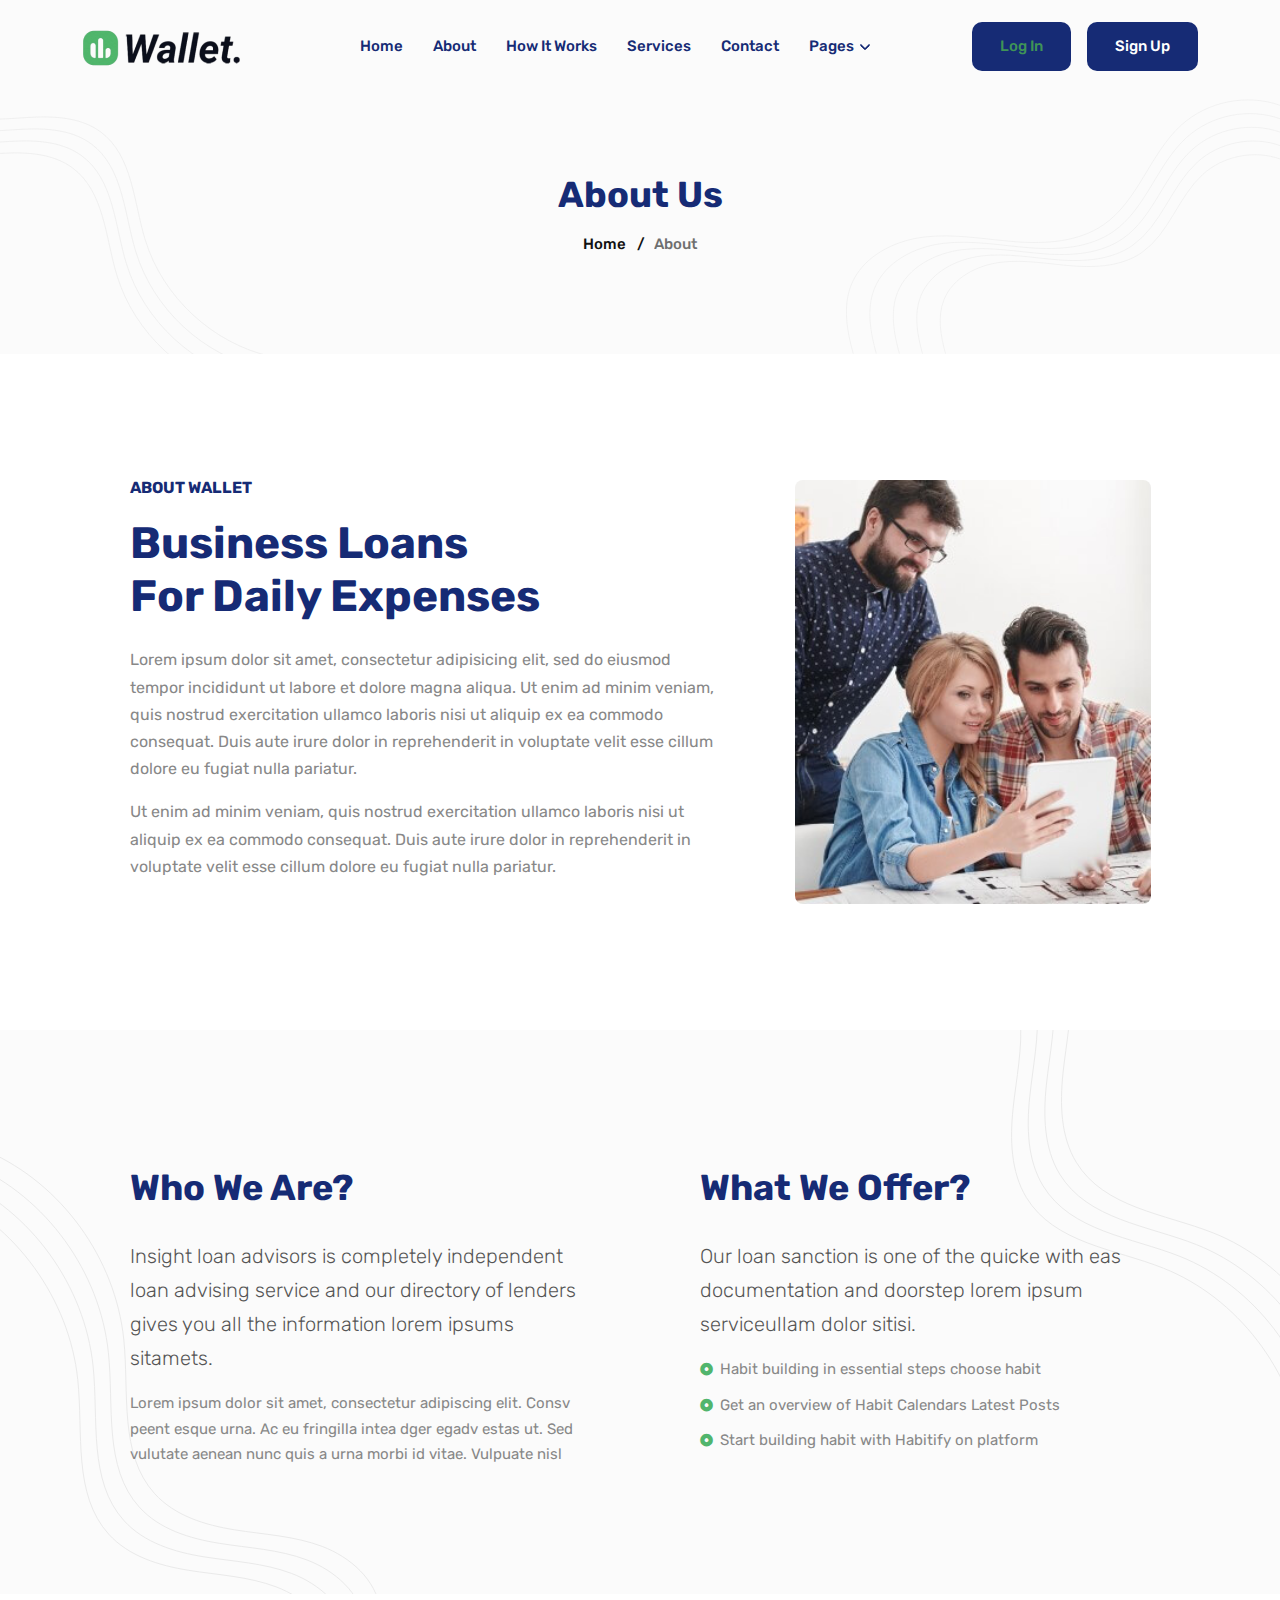
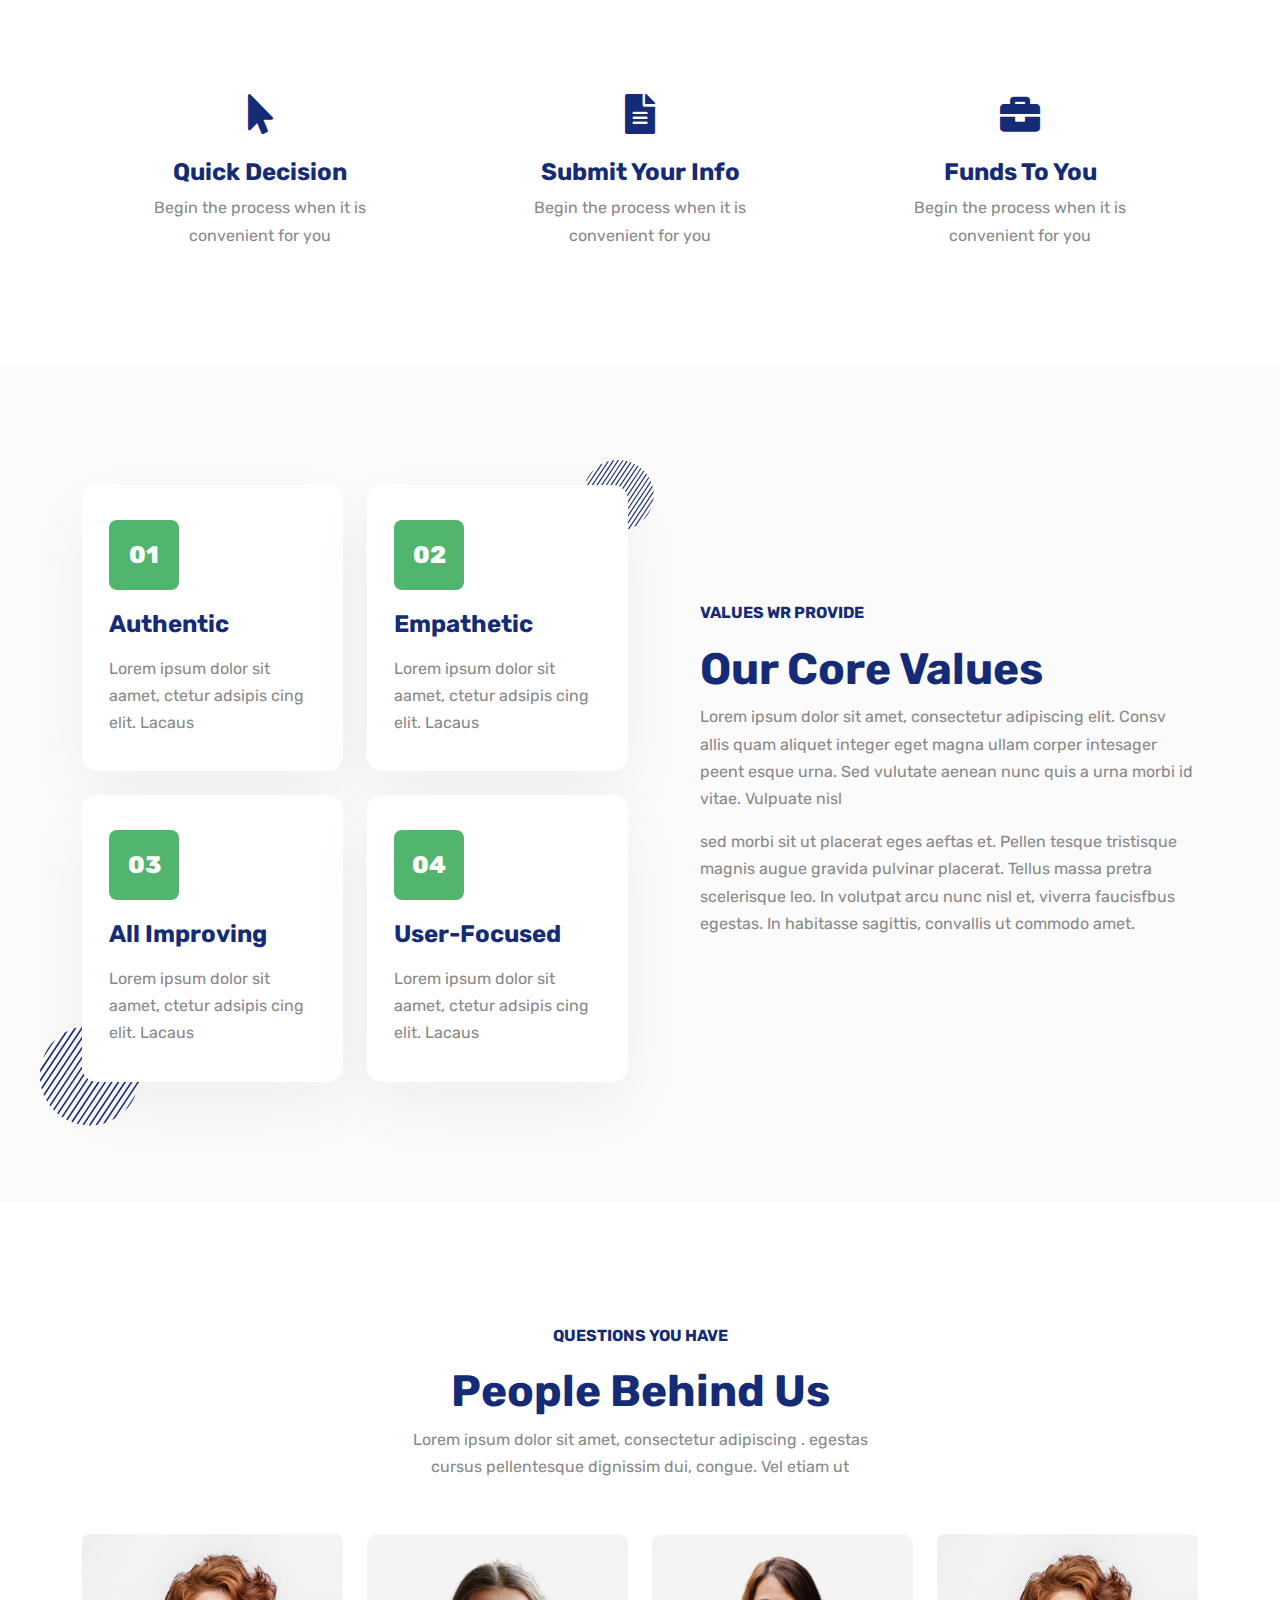
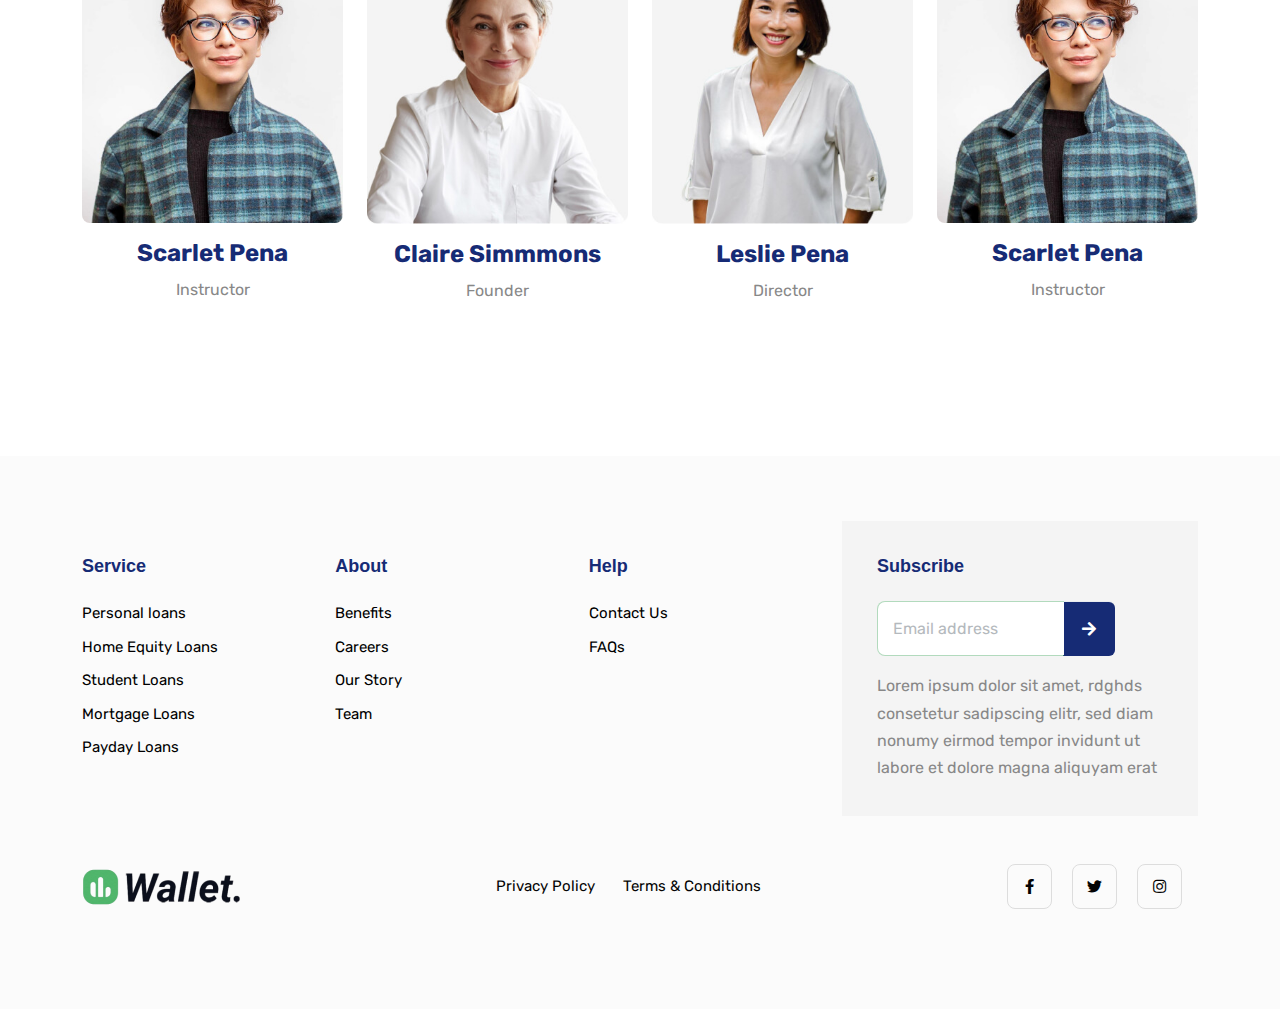
<file: about.html>
<!DOCTYPE html>

<!--
 // WEBSITE: https://themefisher.com
 // TWITTER: https://twitter.com/themefisher
 // FACEBOOK: https://www.facebook.com/themefisher
 // GITHUB: https://github.com/themefisher/
-->

<html lang="en-us">

<head>
	<meta charset="utf-8">
	<title>Wallet - Payday Loan Service Template</title>
	<meta name="viewport" content="width=device-width, initial-scale=1, maximum-scale=5">
	<meta name="description" content="This is meta description">
	<meta name="author" content="Themefisher">
	<link rel="shortcut icon" href="images/favicon.png" type="image/x-icon">
	<link rel="icon" href="images/favicon.png" type="image/x-icon">

	<!-- # Google Fonts -->
	<link rel="preconnect" href="https://fonts.googleapis.com">
	<link rel="preconnect" href="https://fonts.gstatic.com" crossorigin>
	<link href="https://fonts.googleapis.com/css2?family=Rubik:wght@400;500;700&display=swap" rel="stylesheet">

	<!-- # CSS Plugins -->
	<link rel="stylesheet" href="plugins/slick/slick.css">
	<link rel="stylesheet" href="plugins/font-awesome/fontawesome.min.css">
	<link rel="stylesheet" href="plugins/font-awesome/brands.css">
	<link rel="stylesheet" href="plugins/font-awesome/solid.css">

	<!-- # Main Style Sheet -->
	<link rel="stylesheet" href="css/style.css">
</head>

<body>

<!-- navigation -->
<header class="navigation bg-tertiary">
	<nav class="navbar navbar-expand-xl navbar-light text-center py-3">
		<div class="container">
			<a class="navbar-brand" href="index.html">
				<img loading="prelaod" decoding="async" class="img-fluid" width="160" src="images/logo.png" alt="Wallet">
			</a>
			<button class="navbar-toggler" type="button" data-bs-toggle="collapse" data-bs-target="#navbarSupportedContent" aria-controls="navbarSupportedContent" aria-expanded="false" aria-label="Toggle navigation"> <span class="navbar-toggler-icon"></span>
			</button>
			<div class="collapse navbar-collapse" id="navbarSupportedContent">
				<ul class="navbar-nav mx-auto mb-2 mb-lg-0">
					<li class="nav-item"> <a class="nav-link" href="index.html">Home</a>
					</li>
					<li class="nav-item "> <a class="nav-link" href="about.html">About</a>
					</li>
					<li class="nav-item "> <a class="nav-link" href="how-it-works.html">How It Works</a>
					</li>
					<li class="nav-item "> <a class="nav-link" href="services.html">Services</a>
					</li>
					<li class="nav-item "> <a class="nav-link" href="contact.html">Contact</a>
					</li>
					<li class="nav-item dropdown"> <a class="nav-link dropdown-toggle" href="#" id="navbarDropdown" role="button" data-bs-toggle="dropdown" aria-expanded="false">Pages</a>
						<ul class="dropdown-menu" aria-labelledby="navbarDropdown">
							<li><a class="dropdown-item " href="blog.html">Blog</a>
							</li>
							<li><a class="dropdown-item " href="blog-details.html">Blog Details</a>
							</li>
							<li><a class="dropdown-item " href="service-details.html">Service Details</a>
							</li>
							<li><a class="dropdown-item " href="faq.html">FAQ&#39;s</a>
							</li>
							<li><a class="dropdown-item " href="legal.html">Legal</a>
							</li>
							<li><a class="dropdown-item " href="terms.html">Terms &amp; Condition</a>
							</li>
							<li><a class="dropdown-item " href="privacy-policy.html">Privacy &amp; Policy</a>
							</li>
						</ul>
					</li>
				</ul>
				<!-- account btn --> <a href="#!" class="btn btn-outline-primary">Log In</a>
				<!-- account btn --> <a href="#!" class="btn btn-primary ms-2 ms-lg-3">Sign Up</a>
			</div>
		</div>
	</nav>
</header>
<!-- /navigation -->

<div class="modal applyLoanModal fade" id="applyLoan" tabindex="-1" aria-labelledby="applyLoanLabel" aria-hidden="true">
  <div class="modal-dialog modal-dialog-centered">
    <div class="modal-content">
      <div class="modal-header border-bottom-0">
        <h4 class="modal-title" id="exampleModalLabel">How much do you need?</h4>
        <button type="button" class="btn-close" data-bs-dismiss="modal" aria-label="Close"></button>
      </div>
      <div class="modal-body">
        <form action="#!" method="post">
          <div class="row">
            <div class="col-lg-6 mb-4 pb-2">
              <div class="form-group">
                <label for="loan_amount" class="form-label">Amount</label>
                <input type="number" class="form-control shadow-none" id="loan_amount" placeholder="ex: 25000">
              </div>
            </div>
            <div class="col-lg-6 mb-4 pb-2">
              <div class="form-group">
                <label for="loan_how_long_for" class="form-label">How long for?</label>
                <input type="number" class="form-control shadow-none" id="loan_how_long_for" placeholder="ex: 12">
              </div>
            </div>
            <div class="col-lg-12 mb-4 pb-2">
              <div class="form-group">
                <label for="loan_repayment" class="form-label">Repayment</label>
                <input type="number" class="form-control shadow-none" id="loan_repayment" disabled>
              </div>
            </div>
            <div class="col-lg-6 mb-4 pb-2">
              <div class="form-group">
                <label for="loan_full_name" class="form-label">Full Name</label>
                <input type="text" class="form-control shadow-none" id="loan_full_name">
              </div>
            </div>
            <div class="col-lg-6 mb-4 pb-2">
              <div class="form-group">
                <label for="loan_email_address" class="form-label">Email address</label>
                <input type="email" class="form-control shadow-none" id="loan_email_address">
              </div>
            </div>
            <div class="col-lg-12">
              <button type="submit" class="btn btn-primary w-100">Get Your Loan Now</button>
            </div>
          </div>
        </form>
      </div>
    </div>
  </div>
</div>

<section class="page-header bg-tertiary">
	<div class="container">
		<div class="row">
			<div class="col-8 mx-auto text-center">
				<h2 class="mb-3 text-capitalize">About Us</h2>
				<ul class="list-inline breadcrumbs text-capitalize" style="font-weight:500">
					<li class="list-inline-item"><a href="index.html">Home</a>
					</li>
					<li class="list-inline-item">/ &nbsp; <a href="about.html">About</a>
					</li>
				</ul>
			</div>
		</div>
	</div>
	<div class="has-shapes">
		<svg class="shape shape-left text-light" viewBox="0 0 192 752" fill="none" xmlns="http://www.w3.org/2000/svg">
			<path d="M-30.883 0C-41.3436 36.4248 -22.7145 75.8085 4.29154 102.398C31.2976 128.987 65.8677 146.199 97.6457 166.87C129.424 187.542 160.139 213.902 172.162 249.847C193.542 313.799 149.886 378.897 129.069 443.036C97.5623 540.079 122.109 653.229 191 728.495" stroke="currentColor" stroke-miterlimit="10" />
			<path d="M-55.5959 7.52271C-66.0565 43.9475 -47.4274 83.3312 -20.4214 109.92C6.58466 136.51 41.1549 153.722 72.9328 174.393C104.711 195.064 135.426 221.425 147.449 257.37C168.829 321.322 125.174 386.42 104.356 450.559C72.8494 547.601 97.3965 660.752 166.287 736.018" stroke="currentColor" stroke-miterlimit="10" />
			<path d="M-80.3302 15.0449C-90.7909 51.4697 -72.1617 90.8535 -45.1557 117.443C-18.1497 144.032 16.4205 161.244 48.1984 181.915C79.9763 202.587 110.691 228.947 122.715 264.892C144.095 328.844 100.439 393.942 79.622 458.081C48.115 555.123 72.6622 668.274 141.552 743.54" stroke="currentColor" stroke-miterlimit="10" />
			<path d="M-105.045 22.5676C-115.506 58.9924 -96.8766 98.3762 -69.8706 124.965C-42.8646 151.555 -8.29436 168.767 23.4835 189.438C55.2615 210.109 85.9766 236.469 98.0001 272.415C119.38 336.367 75.7243 401.464 54.9072 465.604C23.4002 562.646 47.9473 675.796 116.838 751.063" stroke="currentColor" stroke-miterlimit="10" />
		</svg>
		<svg class="shape shape-right text-light" viewBox="0 0 731 746" fill="none" xmlns="http://www.w3.org/2000/svg">
			<path d="M12.1794 745.14C1.80036 707.275 -5.75764 666.015 8.73984 629.537C27.748 581.745 80.4729 554.968 131.538 548.843C182.604 542.703 234.032 552.841 285.323 556.748C336.615 560.64 391.543 557.276 433.828 527.964C492.452 487.323 511.701 408.123 564.607 360.255C608.718 320.353 675.307 307.183 731.29 327.323" stroke="currentColor" stroke-miterlimit="10" />
			<path d="M51.0253 745.14C41.2045 709.326 34.0538 670.284 47.7668 635.783C65.7491 590.571 115.623 565.242 163.928 559.449C212.248 553.641 260.884 563.235 309.4 566.931C357.916 570.627 409.887 567.429 449.879 539.701C505.35 501.247 523.543 426.331 573.598 381.059C615.326 343.314 678.324 330.853 731.275 349.906" stroke="currentColor" stroke-miterlimit="10" />
			<path d="M89.8715 745.14C80.6239 711.363 73.8654 674.568 86.8091 642.028C103.766 599.396 150.788 575.515 196.347 570.054C241.906 564.578 287.767 573.629 333.523 577.099C379.278 580.584 428.277 577.567 465.976 551.423C518.279 515.172 535.431 444.525 582.62 401.832C621.964 366.229 681.356 354.493 731.291 372.46" stroke="currentColor" stroke-miterlimit="10" />
			<path d="M128.718 745.14C120.029 713.414 113.678 678.838 125.837 648.274C141.768 608.221 185.939 585.788 228.737 580.659C271.536 575.515 314.621 584.008 357.6 587.282C400.58 590.556 446.607 587.719 482.028 563.16C531.163 529.111 547.275 462.733 591.612 422.635C628.572 389.19 684.375 378.162 731.276 395.043" stroke="currentColor" stroke-miterlimit="10" />
			<path d="M167.564 745.14C159.432 715.451 153.504 683.107 164.863 654.519C179.753 617.046 221.088 596.062 261.126 591.265C301.164 586.452 341.473 594.402 381.677 597.465C421.88 600.527 464.95 597.872 498.094 574.896C544.061 543.035 559.146 480.942 600.617 443.423C635.194 412.135 687.406 401.817 731.276 417.612" stroke="currentColor" stroke-miterlimit="10" />
			<path d="M817.266 289.466C813.108 259.989 787.151 237.697 759.261 227.271C731.372 216.846 701.077 215.553 671.666 210.904C642.254 206.24 611.795 197.156 591.664 175.224C555.853 136.189 566.345 75.5336 560.763 22.8649C552.302 -56.8256 498.487 -130.133 425 -162.081" stroke="currentColor" stroke-miterlimit="10" />
			<path d="M832.584 276.159C828.427 246.683 802.469 224.391 774.58 213.965C746.69 203.539 716.395 202.246 686.984 197.598C657.573 192.934 627.114 183.85 606.982 161.918C571.172 122.883 581.663 62.2275 576.082 9.55873C567.62 -70.1318 513.806 -143.439 440.318 -175.387" stroke="currentColor" stroke-miterlimit="10" />
			<path d="M847.904 262.853C843.747 233.376 817.789 211.084 789.9 200.659C762.011 190.233 731.716 188.94 702.304 184.292C672.893 179.627 642.434 170.544 622.303 148.612C586.492 109.577 596.983 48.9211 591.402 -3.74766C582.94 -83.4382 529.126 -156.746 455.638 -188.694" stroke="currentColor" stroke-miterlimit="10" />
			<path d="M863.24 249.547C859.083 220.07 833.125 197.778 805.236 187.353C777.347 176.927 747.051 175.634 717.64 170.986C688.229 166.321 657.77 157.237 637.639 135.306C601.828 96.2707 612.319 35.6149 606.738 -17.0538C598.276 -96.7443 544.462 -170.052 470.974 -202" stroke="currentColor" stroke-miterlimit="10" />
		</svg>
	</div>
</section>

<section class="section">
	<div class="container">
		<div class="row justify-content-center align-items-center">
			<div class="col-lg-7">
				<div class="section-title">
					<p class="text-primary text-uppercase fw-bold mb-3">About Wallet</p>
					<h2 class="h1 mb-4">Business Loans <br> For Daily Expenses</h2>
					<div class="content pe-0 pe-lg-5">
						<p>Lorem ipsum dolor sit amet, consectetur adipisicing elit, sed do eiusmod tempor incididunt ut labore et dolore magna aliqua. Ut enim ad minim veniam, quis nostrud exercitation ullamco laboris nisi ut aliquip ex ea commodo consequat. Duis aute irure dolor in reprehenderit in voluptate velit esse cillum dolore eu fugiat nulla pariatur.</p>
						<p>Ut enim ad minim veniam, quis nostrud exercitation ullamco laboris nisi ut aliquip ex ea commodo consequat. Duis aute irure dolor in reprehenderit in voluptate velit esse cillum dolore eu fugiat nulla pariatur.</p>
					</div>
				</div>
			</div>
			<div class="col-lg-4 mt-5 mt-lg-0">
				<img loading="lazy" decoding="async" src="images/about/about-11.jpg" alt="Business Loans &lt;br&gt; For Daily Expenses" class="rounded w-100">
			</div>
		</div>
	</div>
</section>

<section class="about-section section bg-tertiary position-relative overflow-hidden">
	<div class="container">
		<div class="row justify-content-around">
			<div class="col-lg-5">
				<div class="section-title">
					<p class="text-primary text-uppercase fw-bold mb-3"></p>
					<h2>Who We Are?</h2>
				</div>
				<p class="lead">Insight loan advisors is completely independent loan advising service and our directory of lenders gives you all the information lorem ipsums sitamets.</p>
				<div class="content">Lorem ipsum dolor sit amet, consectetur adipiscing elit. Consv peent esque urna. Ac eu fringilla intea dger egadv estas ut. Sed vulutate aenean nunc quis a urna morbi id vitae. Vulpuate nisl</div>
			</div>
			<div class="col-lg-5">
				<div class="section-title">
					<p class="text-primary text-uppercase fw-bold mb-3"></p>
					<h2>What We Offer?</h2>
				</div>
				<p class="lead">Our loan sanction is one of the quicke with eas documentation and doorstep lorem ipsum serviceullam dolor sitisi.</p>
				<div class="content">
					<ul>
						<li>Habit building in essential steps choose habit</li>
						<li>Get an overview of Habit Calendars Latest Posts</li>
						<li>Start building habit with Habitify on platform</li>
					</ul>
				</div>
			</div>
		</div>
	</div>
	<div class="has-shapes">
		<svg class="shape shape-left text-light" width="381" height="443" viewBox="0 0 381 443" fill="none" xmlns="http://www.w3.org/2000/svg">
			<path d="M334.266 499.007C330.108 469.108 304.151 446.496 276.261 435.921C248.372 425.346 218.077 424.035 188.666 419.32C159.254 414.589 128.795 405.375 108.664 383.129C72.8533 343.535 83.3445 282.01 77.7634 228.587C69.3017 147.754 15.4873 73.3967 -58.0001 40.9907" stroke="currentColor" stroke-miterlimit="10" />
			<path d="M349.584 485.51C345.427 455.611 319.469 433 291.58 422.425C263.69 411.85 233.395 410.538 203.984 405.823C174.573 401.092 144.114 391.878 123.982 369.632C88.1716 330.038 98.6628 268.513 93.0817 215.09C84.62 134.258 30.8056 59.8999 -42.6819 27.494" stroke="currentColor" stroke-miterlimit="10" />
			<path d="M364.904 472.013C360.747 442.114 334.789 419.503 306.9 408.928C279.011 398.352 248.716 397.041 219.304 392.326C189.893 387.595 159.434 378.381 139.303 356.135C103.492 316.541 113.983 255.016 108.402 201.593C99.9403 120.76 46.1259 46.4028 -27.3616 13.9969" stroke="currentColor" stroke-miterlimit="10" />
			<path d="M380.24 458.516C376.083 428.617 350.125 406.006 322.236 395.431C294.347 384.856 264.051 383.544 234.64 378.829C205.229 374.098 174.77 364.884 154.639 342.638C118.828 303.044 129.319 241.519 123.738 188.096C115.276 107.264 61.4619 32.906 -12.0255 0.500103" stroke="currentColor" stroke-miterlimit="10" />
		</svg>
		<svg class="shape shape-right text-light" width="406" height="433" viewBox="0 0 406 433" fill="none" xmlns="http://www.w3.org/2000/svg">
			<path d="M101.974 -86.77C128.962 -74.8992 143.467 -43.2447 146.175 -12.7857C148.883 17.6734 142.273 48.1263 139.087 78.5816C135.916 109.041 136.681 141.702 152.351 167.47C180.247 213.314 240.712 218.81 289.413 238.184C363.095 267.516 418.962 340.253 430.36 421.687" stroke="currentColor" stroke-miterlimit="10" />
			<path d="M118.607 -98.5031C145.596 -86.6323 160.101 -54.9778 162.809 -24.5188C165.517 5.94031 158.907 36.3933 155.72 66.8486C152.549 97.3082 153.314 129.969 168.985 155.737C196.881 201.581 257.346 207.077 306.047 226.451C379.729 255.783 435.596 328.52 446.994 409.954" stroke="currentColor" stroke-miterlimit="10" />
			<path d="M135.241 -110.238C162.23 -98.3675 176.735 -66.7131 179.443 -36.254C182.151 -5.79492 175.541 24.6581 172.354 55.1134C169.183 85.573 169.948 118.234 185.619 144.002C213.515 189.846 273.98 195.342 322.681 214.716C396.363 244.048 452.23 316.785 463.627 398.219" stroke="currentColor" stroke-miterlimit="10" />
			<path d="M151.879 -121.989C178.867 -110.118 193.373 -78.4638 196.081 -48.0047C198.789 -17.5457 192.179 12.9074 188.992 43.3627C185.821 73.8223 186.586 106.483 202.256 132.251C230.153 178.095 290.618 183.591 339.318 202.965C413.001 232.297 468.867 305.034 480.265 386.468" stroke="currentColor" stroke-miterlimit="10" />
		</svg>
	</div>
</section>

<section class="section-sm bg-primary-light">
	<div class="container">
		<div class="row justify-content-center">
			<div class="col-lg-4 col-md-6 mb-5 mb-lg-0 text-center icon-box-item">
				<div class="icon icon-lg bg-transparent mb-4"><i class="fas fa-mouse-pointer text-primary"></i>
				</div>
				<h3>Quick Decision</h3>
				<p class="px-lg-5">Begin the process when it is convenient for you</p>
			</div>
			<div class="col-lg-4 col-md-6 mb-5 mb-lg-0 text-center icon-box-item">
				<div class="icon icon-lg bg-transparent mb-4"><i class="fas fa-file-alt text-primary"></i>
				</div>
				<h3>Submit Your Info</h3>
				<p class="px-lg-5">Begin the process when it is convenient for you</p>
			</div>
			<div class="col-lg-4 col-md-6 mb-5 mb-lg-0 text-center icon-box-item">
				<div class="icon icon-lg bg-transparent mb-4"><i class="fas fa-briefcase text-primary"></i>
				</div>
				<h3>Funds To You</h3>
				<p class="px-lg-5">Begin the process when it is convenient for you</p>
			</div>
		</div>
	</div>
</section>

<section class="section core-value bg-tertiary">
	<div class="container">
		<div class="row align-items-center">
			<div class="col-lg-6">
				<div class="row position-relative gy-4">
					<div class="icon-box-item col-md-6">
						<div class="block bg-white">
							<div class="icon rounded-number">01</div>
							<h3 class="mb-3">Authentic</h3>
							<p class="mb-0">Lorem ipsum dolor sit aamet, ctetur adsipis cing elit. Lacaus</p>
						</div>
					</div>
					<div class="icon-box-item col-md-6">
						<div class="block bg-white">
							<div class="icon rounded-number">02</div>
							<h3 class="mb-3">Empathetic</h3>
							<p class="mb-0">Lorem ipsum dolor sit aamet, ctetur adsipis cing elit. Lacaus</p>
						</div>
					</div>
					<div class="icon-box-item col-md-6">
						<div class="block bg-white">
							<div class="icon rounded-number">03</div>
							<h3 class="mb-3">All Improving</h3>
							<p class="mb-0">Lorem ipsum dolor sit aamet, ctetur adsipis cing elit. Lacaus</p>
						</div>
					</div>
					<div class="icon-box-item col-md-6">
						<div class="block bg-white">
							<div class="icon rounded-number">04</div>
							<h3 class="mb-3">User-Focused</h3>
							<p class="mb-0">Lorem ipsum dolor sit aamet, ctetur adsipis cing elit. Lacaus</p>
						</div>
					</div>
					<div class="has-shapes">
						<svg class="shape shape-1 text-primary" width="71" height="71" viewBox="0 0 119 119" fill="none" xmlns="http://www.w3.org/2000/svg">
							<path d="M8.50598 89.8686C8.17023 89.3091 7.83449 88.6376 7.49875 88.078L66.0305 0.336418C66.7019 0.448334 67.3734 0.560249 68.0449 0.560249L8.50598 89.8686Z" fill="currentColor" />
							<path d="M5.03787 83.2646C4.70213 82.5932 4.47829 81.9217 4.14255 81.2502L58.3096 -0.00032826C59.093 -0.000328191 59.7645 -0.000328132 60.5479 -0.000328064L5.03787 83.2646Z" fill="currentColor" />
							<path d="M16.9007 100.613C16.453 100.165 16.0053 99.7175 15.5577 99.2698L79.4613 3.47031C80.0209 3.69414 80.6924 3.91795 81.252 4.14178L16.9007 100.613Z" fill="currentColor" />
							<path d="M12.5352 95.5762C12.0876 95.0166 11.7518 94.5689 11.3042 94.0094L72.9695 1.45541C73.641 1.56732 74.2006 1.79115 74.8721 1.90306L12.5352 95.5762Z" fill="currentColor" />
							<path d="M0.00101471 55.5103C0.11293 54.1673 0.224831 52.9362 0.336747 51.5932L29.6586 7.72242C30.7777 7.05093 31.8969 6.49136 33.1279 5.93178L0.00101471 55.5103Z" fill="currentColor" />
							<path d="M26.1887 108.334C25.9649 108.223 25.7411 107.999 25.5172 107.887L91.2115 9.40136C91.4353 9.51328 91.6592 9.7371 91.883 9.84901C92.2188 10.0728 92.4426 10.2967 92.7783 10.4086L27.084 108.894C26.8602 108.67 26.5245 108.558 26.1887 108.334Z" fill="currentColor" />
							<path d="M114.042 81.0269C112.587 84.7201 110.685 88.4133 108.334 91.8827C105.984 95.3521 103.41 98.4857 100.5 101.396L114.042 81.0269Z" fill="currentColor" />
							<path d="M0.335842 66.7012C0.223927 65.6939 0.112026 64.7986 0.000110881 63.7914L40.7373 2.79753C41.6326 2.46179 42.6398 2.23796 43.5352 2.01413L0.335842 66.7012Z" fill="currentColor" />
							<path d="M2.23929 75.6538C2.01546 74.8704 1.79162 74.087 1.56779 73.3036L50.0271 0.558655C50.8105 0.446747 51.7059 0.334824 52.4893 0.222908L2.23929 75.6538Z" fill="currentColor" />
							<path d="M32.793 112.139C32.2335 111.915 31.6739 111.58 31.1143 111.244L96.4728 13.206C96.9205 13.6537 97.4801 13.9894 97.9277 14.4371L32.793 112.139Z" fill="currentColor" />
							<path d="M77.7822 115.161C76.8868 115.497 75.8796 115.72 74.9843 116.056L117.848 51.8168C117.96 52.824 118.072 53.7193 118.184 54.7266L77.7822 115.161Z" fill="currentColor" />
							<path d="M68.493 117.512C67.7096 117.624 66.8143 117.736 66.0309 117.848L116.057 42.8644C116.281 43.6478 116.505 44.4312 116.729 45.3265L68.493 117.512Z" fill="currentColor" />
							<path d="M60.0992 118.294C59.3158 118.294 58.6443 118.294 57.8609 118.294L113.259 35.2533C113.595 35.9248 113.819 36.5963 114.154 37.2678L60.0992 118.294Z" fill="currentColor" />
							<path d="M21.8245 105.087C21.3768 104.64 20.8172 104.304 20.3696 103.856L85.6162 6.15427C86.1758 6.37809 86.7354 6.71384 87.2949 7.04959L21.8245 105.087Z" fill="currentColor" />
							<path d="M89.0856 110.124C87.9665 110.795 86.7354 111.467 85.6162 112.026L118.184 63.1194C118.072 64.4624 117.96 65.8054 117.736 67.0364L89.0856 110.124Z" fill="currentColor" />
							<path d="M3.69339 38.2759C5.2602 34.135 7.27468 30.1061 9.84873 26.189C12.4228 22.3839 15.3326 18.9145 18.5781 15.8928L3.69339 38.2759Z" fill="currentColor" />
							<path d="M52.49 117.848C51.8185 117.736 51.147 117.736 50.4755 117.624L109.791 28.5392C110.126 29.0988 110.462 29.7703 110.798 30.3299L52.49 117.848Z" fill="currentColor" />
							<path d="M38.9475 114.712C38.388 114.489 37.7165 114.265 37.1569 114.041L101.396 17.6818C101.844 18.1295 102.292 18.5771 102.739 19.0248L38.9475 114.712Z" fill="currentColor" />
							<path d="M45.4392 116.728C44.7677 116.616 44.2081 116.392 43.5366 116.28L105.873 22.8306C106.321 23.3902 106.657 23.8378 107.105 24.3974L45.4392 116.728Z" fill="currentColor" />
						</svg>
						<svg class="shape shape-2 text-primary" width="100" height="100" viewBox="0 0 119 119" fill="none" xmlns="http://www.w3.org/2000/svg">
							<path d="M8.50598 89.8686C8.17023 89.3091 7.83449 88.6376 7.49875 88.078L66.0305 0.336418C66.7019 0.448334 67.3734 0.560249 68.0449 0.560249L8.50598 89.8686Z" fill="currentColor" />
							<path d="M5.03787 83.2646C4.70213 82.5932 4.47829 81.9217 4.14255 81.2502L58.3096 -0.00032826C59.093 -0.000328191 59.7645 -0.000328132 60.5479 -0.000328064L5.03787 83.2646Z" fill="currentColor" />
							<path d="M16.9007 100.613C16.453 100.165 16.0053 99.7175 15.5577 99.2698L79.4613 3.47031C80.0209 3.69414 80.6924 3.91795 81.252 4.14178L16.9007 100.613Z" fill="currentColor" />
							<path d="M12.5352 95.5762C12.0876 95.0166 11.7518 94.5689 11.3042 94.0094L72.9695 1.45541C73.641 1.56732 74.2006 1.79115 74.8721 1.90306L12.5352 95.5762Z" fill="currentColor" />
							<path d="M0.00101471 55.5103C0.11293 54.1673 0.224831 52.9362 0.336747 51.5932L29.6586 7.72242C30.7777 7.05093 31.8969 6.49136 33.1279 5.93178L0.00101471 55.5103Z" fill="currentColor" />
							<path d="M26.1887 108.334C25.9649 108.223 25.7411 107.999 25.5172 107.887L91.2115 9.40136C91.4353 9.51328 91.6592 9.7371 91.883 9.84901C92.2188 10.0728 92.4426 10.2967 92.7783 10.4086L27.084 108.894C26.8602 108.67 26.5245 108.558 26.1887 108.334Z" fill="currentColor" />
							<path d="M114.042 81.0269C112.587 84.7201 110.685 88.4133 108.334 91.8827C105.984 95.3521 103.41 98.4857 100.5 101.396L114.042 81.0269Z" fill="currentColor" />
							<path d="M0.335842 66.7012C0.223927 65.6939 0.112026 64.7986 0.000110881 63.7914L40.7373 2.79753C41.6326 2.46179 42.6398 2.23796 43.5352 2.01413L0.335842 66.7012Z" fill="currentColor" />
							<path d="M2.23929 75.6538C2.01546 74.8704 1.79162 74.087 1.56779 73.3036L50.0271 0.558655C50.8105 0.446747 51.7059 0.334824 52.4893 0.222908L2.23929 75.6538Z" fill="currentColor" />
							<path d="M32.793 112.139C32.2335 111.915 31.6739 111.58 31.1143 111.244L96.4728 13.206C96.9205 13.6537 97.4801 13.9894 97.9277 14.4371L32.793 112.139Z" fill="currentColor" />
							<path d="M77.7822 115.161C76.8868 115.497 75.8796 115.72 74.9843 116.056L117.848 51.8168C117.96 52.824 118.072 53.7193 118.184 54.7266L77.7822 115.161Z" fill="currentColor" />
							<path d="M68.493 117.512C67.7096 117.624 66.8143 117.736 66.0309 117.848L116.057 42.8644C116.281 43.6478 116.505 44.4312 116.729 45.3265L68.493 117.512Z" fill="currentColor" />
							<path d="M60.0992 118.294C59.3158 118.294 58.6443 118.294 57.8609 118.294L113.259 35.2533C113.595 35.9248 113.819 36.5963 114.154 37.2678L60.0992 118.294Z" fill="currentColor" />
							<path d="M21.8245 105.087C21.3768 104.64 20.8172 104.304 20.3696 103.856L85.6162 6.15427C86.1758 6.37809 86.7354 6.71384 87.2949 7.04959L21.8245 105.087Z" fill="currentColor" />
							<path d="M89.0856 110.124C87.9665 110.795 86.7354 111.467 85.6162 112.026L118.184 63.1194C118.072 64.4624 117.96 65.8054 117.736 67.0364L89.0856 110.124Z" fill="currentColor" />
							<path d="M3.69339 38.2759C5.2602 34.135 7.27468 30.1061 9.84873 26.189C12.4228 22.3839 15.3326 18.9145 18.5781 15.8928L3.69339 38.2759Z" fill="currentColor" />
							<path d="M52.49 117.848C51.8185 117.736 51.147 117.736 50.4755 117.624L109.791 28.5392C110.126 29.0988 110.462 29.7703 110.798 30.3299L52.49 117.848Z" fill="currentColor" />
							<path d="M38.9475 114.712C38.388 114.489 37.7165 114.265 37.1569 114.041L101.396 17.6818C101.844 18.1295 102.292 18.5771 102.739 19.0248L38.9475 114.712Z" fill="currentColor" />
							<path d="M45.4392 116.728C44.7677 116.616 44.2081 116.392 43.5366 116.28L105.873 22.8306C106.321 23.3902 106.657 23.8378 107.105 24.3974L45.4392 116.728Z" fill="currentColor" />
						</svg>
					</div>
				</div>
			</div>
			<div class="col-lg-6 mt-5 mt-lg-0">
				<div class="section-title ps-0 ps-lg-5">
					<p class="text-primary text-uppercase fw-bold mb-3">Values Wr Provide</p>
					<h2 class="h1">Our Core Values</h2>
					<div class="content">
						<p>Lorem ipsum dolor sit amet, consectetur adipiscing elit. Consv allis quam aliquet integer eget magna ullam corper intesager peent esque urna. Sed vulutate aenean nunc quis a urna morbi id vitae. Vulpuate nisl</p>
						<p>sed morbi sit ut placerat eges aeftas et. Pellen tesque tristisque magnis augue gravida pulvinar placerat. Tellus massa pretra scelerisque leo. In volutpat arcu nunc nisl et, viverra faucisfbus egestas. In habitasse sagittis, convallis ut commodo amet.</p>
					</div>
				</div>
			</div>
		</div>
	</div>
</section>

<section class="section teams">
	<div class="container">
		<div class="row justify-content-center">
			<div class="col-12">
				<div class="section-title text-center">
					<p class="text-primary text-uppercase fw-bold mb-3">Questions You Have</p>
					<h1>People Behind Us</h1>
					<p class="mb-0">Lorem ipsum dolor sit amet, consectetur adipiscing . egestas
						<br>cursus pellentesque dignissim dui, congue. Vel etiam ut</p>
				</div>
			</div>
		</div>
		<div class="row position-relative">
			<div class="col-xl-3 col-lg-4 col-md-6 mt-4">
				<div class="card bg-transparent border-0 text-center">
					<div class="card-img">
						<img loading="lazy" decoding="async" src="images/about/team-1.jpg" alt="Scarlet Pena" class="rounded w-100" width="300" height="332">
						<ul class="card-social list-inline">
							<li class="list-inline-item"><a class="facebook" href="#"><i class="fab fa-facebook"></i></a>
							</li>
							<li class="list-inline-item"><a class="twitter" href="#"><i class="fab fa-twitter"></i></a>
							</li>
							<li class="list-inline-item"><a class="instagram" href="#"><i class="fab fa-instagram"></i></a>
							</li>
						</ul>
					</div>
					<div class="card-body">
						<h3>Scarlet Pena</h3>
						<p>Instructor</p>
					</div>
				</div>
			</div>
			<div class="col-xl-3 col-lg-4 col-md-6 mt-4">
				<div class="card bg-transparent border-0 text-center">
					<div class="card-img">
						<img loading="lazy" decoding="async" src="images/about/team-2.jpg" alt="Claire Simmmons" class="rounded w-100" width="300" height="333">
						<ul class="card-social list-inline">
							<li class="list-inline-item"><a class="facebook" href="#"><i class="fab fa-facebook"></i></a>
							</li>
							<li class="list-inline-item"><a class="twitter" href="#"><i class="fab fa-twitter"></i></a>
							</li>
							<li class="list-inline-item"><a class="instagram" href="#"><i class="fab fa-instagram"></i></a>
							</li>
						</ul>
					</div>
					<div class="card-body">
						<h3>Claire Simmmons</h3>
						<p>Founder</p>
					</div>
				</div>
			</div>
			<div class="col-xl-3 col-lg-4 col-md-6 mt-4">
				<div class="card bg-transparent border-0 text-center">
					<div class="card-img">
						<img loading="lazy" decoding="async" src="images/about/team-3.jpg" alt="Leslie Pena" class="rounded w-100" width="300" height="333">
						<ul class="card-social list-inline">
							<li class="list-inline-item"><a class="facebook" href="#"><i class="fab fa-facebook"></i></a>
							</li>
							<li class="list-inline-item"><a class="twitter" href="#"><i class="fab fa-twitter"></i></a>
							</li>
							<li class="list-inline-item"><a class="instagram" href="#"><i class="fab fa-instagram"></i></a>
							</li>
						</ul>
					</div>
					<div class="card-body">
						<h3>Leslie Pena</h3>
						<p>Director</p>
					</div>
				</div>
			</div>
			<div class="col-xl-3 col-lg-4 col-md-6 mt-4">
				<div class="card bg-transparent border-0 text-center">
					<div class="card-img">
						<img loading="lazy" decoding="async" src="images/about/team-1.jpg" alt="Scarlet Pena" class="rounded w-100" width="300" height="332">
						<ul class="card-social list-inline">
							<li class="list-inline-item"><a class="facebook" href="#"><i class="fab fa-facebook"></i></a>
							</li>
							<li class="list-inline-item"><a class="twitter" href="#"><i class="fab fa-twitter"></i></a>
							</li>
							<li class="list-inline-item"><a class="instagram" href="#"><i class="fab fa-instagram"></i></a>
							</li>
						</ul>
					</div>
					<div class="card-body">
						<h3>Scarlet Pena</h3>
						<p>Instructor</p>
					</div>
				</div>
			</div>
		</div>
	</div>
</section>

<footer class="section-sm bg-tertiary">
	<div class="container">
		<div class="row justify-content-between">
			<div class="col-lg-2 col-md-4 col-6 mb-4">
				<div class="footer-widget">
					<h5 class="mb-4 text-primary font-secondary">Service</h5>
					<ul class="list-unstyled">
						<li class="mb-2"><a href="service-details.html">Personal loans</a>
						</li>
						<li class="mb-2"><a href="service-details.html">Home Equity Loans</a>
						</li>
						<li class="mb-2"><a href="service-details.html">Student Loans</a>
						</li>
						<li class="mb-2"><a href="service-details.html">Mortgage Loans</a>
						</li>
						<li class="mb-2"><a href="service-details.html">Payday Loans</a>
						</li>
					</ul>
				</div>
			</div>
			<div class="col-lg-2 col-md-4 col-6 mb-4">
				<div class="footer-widget">
					<h5 class="mb-4 text-primary font-secondary">About</h5>
					<ul class="list-unstyled">
						<li class="mb-2"><a href="#!">Benefits</a>
						</li>
						<li class="mb-2"><a href="#!">Careers</a>
						</li>
						<li class="mb-2"><a href="#!">Our Story</a>
						</li>
						<li class="mb-2"><a href="#!">Team</a>
						</li>
					</ul>
				</div>
			</div>
			<div class="col-lg-2 col-md-4 col-6 mb-4">
				<div class="footer-widget">
					<h5 class="mb-4 text-primary font-secondary">Help</h5>
					<ul class="list-unstyled">
						<li class="mb-2"><a href="contact.html">Contact Us</a>
						</li>
						<li class="mb-2"><a href="faq.html">FAQs</a>
						</li>
					</ul>
				</div>
			</div>
			<div class="col-lg-4 col-md-12 newsletter-form">
				<div style="background-color: #F4F4F4; padding: 35px;">
					<h5 class="mb-4 text-primary font-secondary">Subscribe</h5>
					<div class="pe-0 pe-xl-5">
						<form action="#!" method="post" name="mc-embedded-subscribe-form" target="_blank">
							<div class="input-group mb-3">
								<input type="text" class="form-control shadow-none bg-white border-end-0" placeholder="Email address"> <span class="input-group-text border-0 p-0">
                    <button class="input-group-text border-0 bg-primary" type="submit" name="subscribe"
                      aria-label="Subscribe for Newsletter"><i class="fas fa-arrow-right"></i></button>
                  </span>
							</div>
							<div style="position: absolute; left: -5000px;" aria-hidden="true">
								<input type="text" name="b_463ee871f45d2d93748e77cad_a0a2c6d074" tabindex="-1">
							</div>
						</form>
					</div>
					<p class="mb-0">Lorem ipsum dolor sit amet, rdghds consetetur sadipscing elitr, sed diam nonumy eirmod tempor invidunt ut labore et dolore magna aliquyam erat</p>
				</div>
			</div>
		</div>
		<div class="row align-items-center mt-5 text-center text-md-start">
			<div class="col-lg-4">
        <a href="index.html">
          <img loading="prelaod" decoding="async" class="img-fluid" width="160" src="images/logo.png" alt="Wallet">
        </a>
			</div>
			<div class="col-lg-4 col-md-6 mt-4 mt-lg-0">
				<ul class="list-unstyled list-inline mb-0 text-lg-center">
					<li class="list-inline-item me-4"><a class="text-black" href="privacy-policy.html">Privacy Policy</a>
					</li>
					<li class="list-inline-item me-4"><a class="text-black" href="terms.html">Terms &amp; Conditions</a>
					</li>
				</ul>
			</div>
			<div class="col-lg-4 col-md-6 text-md-end mt-4 mt-md-0">
				<ul class="list-unstyled list-inline mb-0 social-icons">
					<li class="list-inline-item me-3"><a title="Explorer Facebook Profile" class="text-black" href="https://facebook.com/"><i class="fab fa-facebook-f"></i></a>
					</li>
					<li class="list-inline-item me-3"><a title="Explorer Twitter Profile" class="text-black" href="https://twitter.com/"><i class="fab fa-twitter"></i></a>
					</li>
					<li class="list-inline-item me-3"><a title="Explorer Instagram Profile" class="text-black" href="https://instagram.com/"><i class="fab fa-instagram"></i></a>
					</li>
				</ul>
			</div>
		</div>
	</div>
</footer>


<!-- # JS Plugins -->
<script src="plugins/jquery/jquery.min.js"></script>
<script src="plugins/bootstrap/bootstrap.min.js"></script>
<script src="plugins/slick/slick.min.js"></script>
<script src="plugins/scrollmenu/scrollmenu.min.js"></script>

<!-- Main Script -->
<script src="js/script.js"></script>

</body>
</html>
</file>
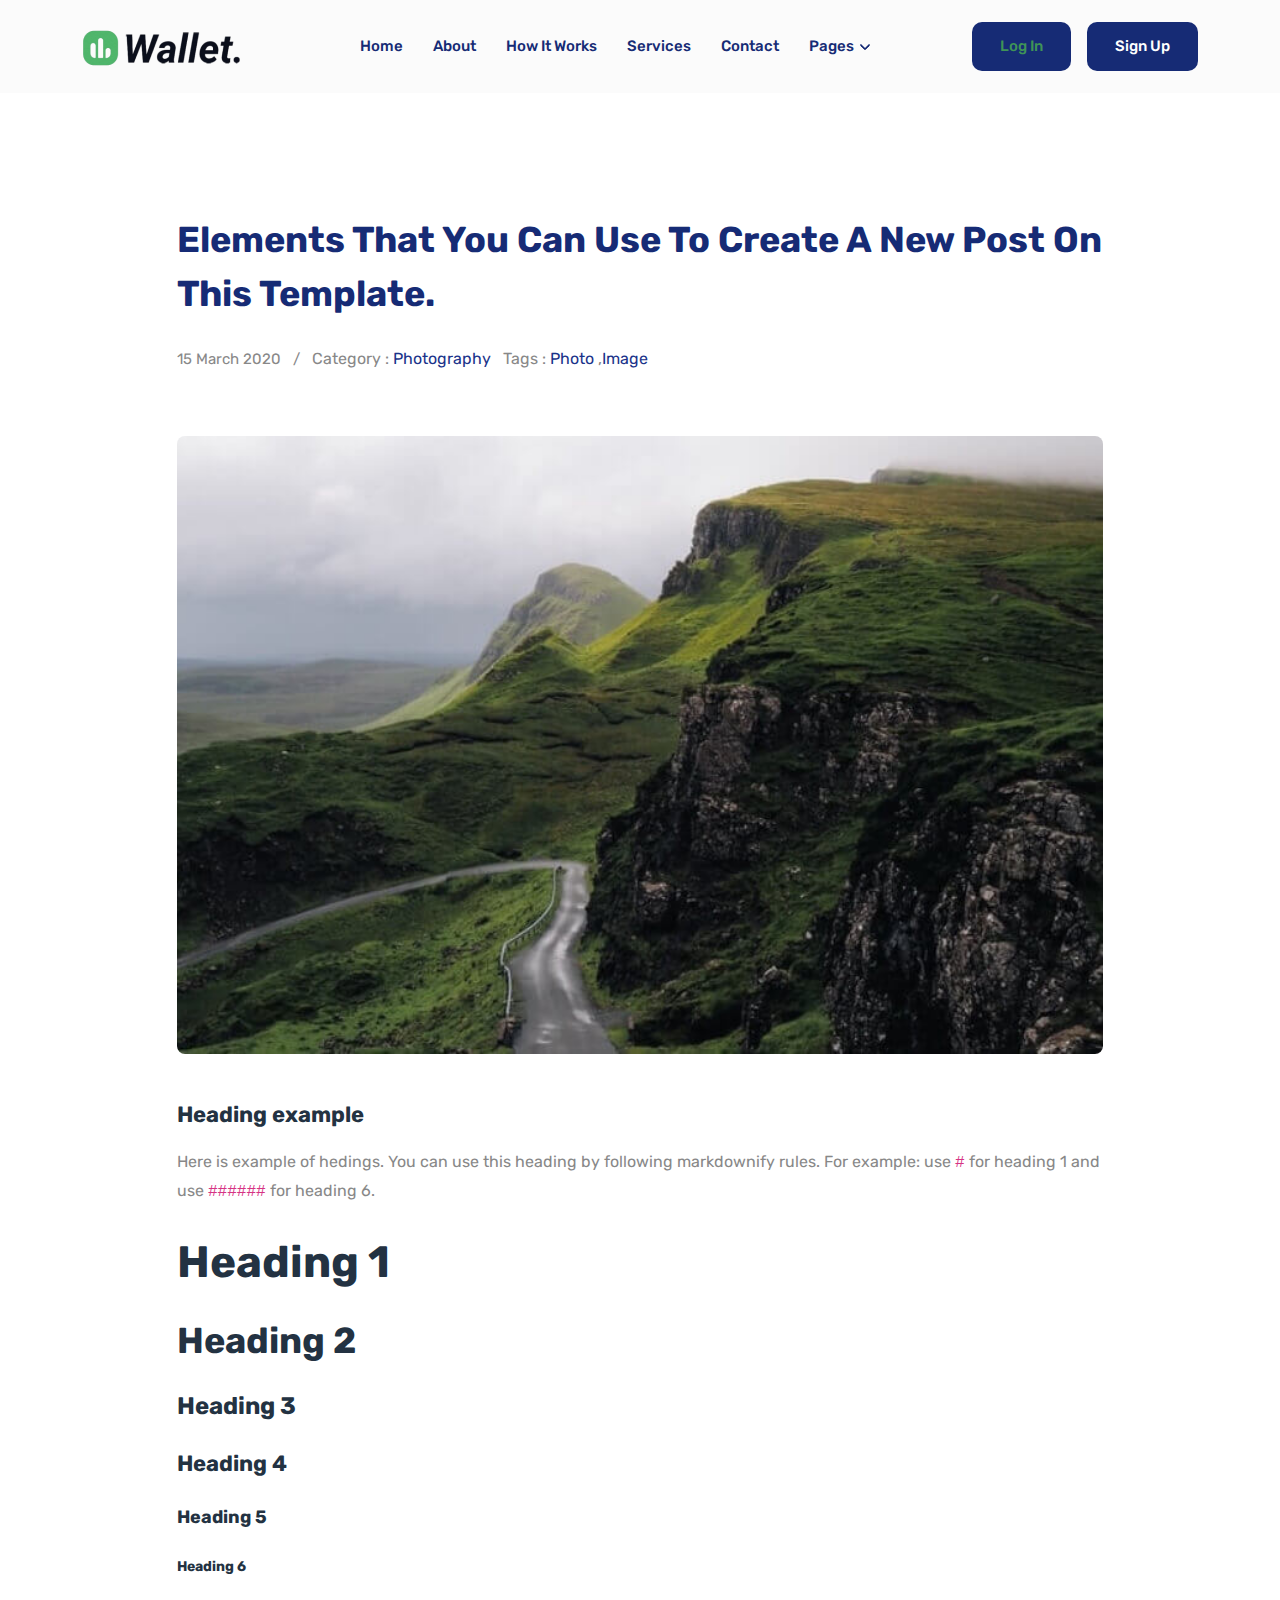
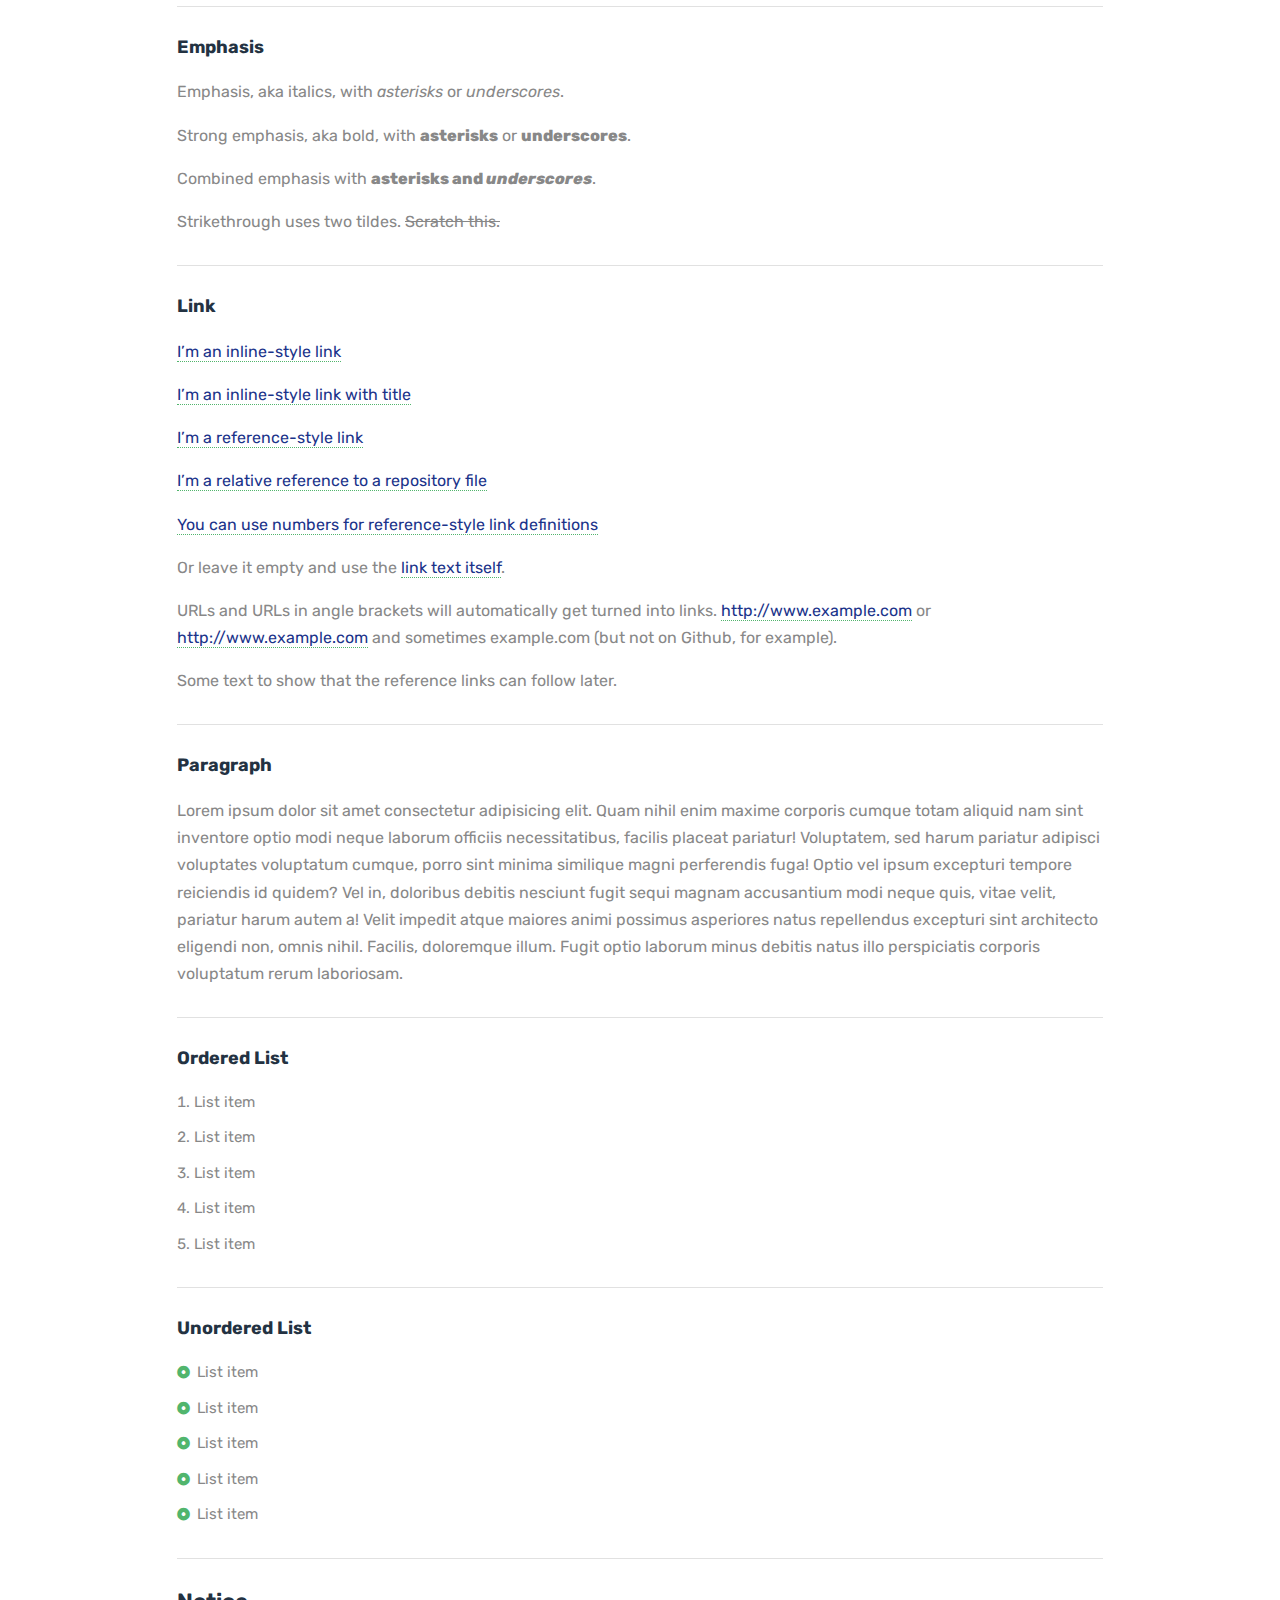
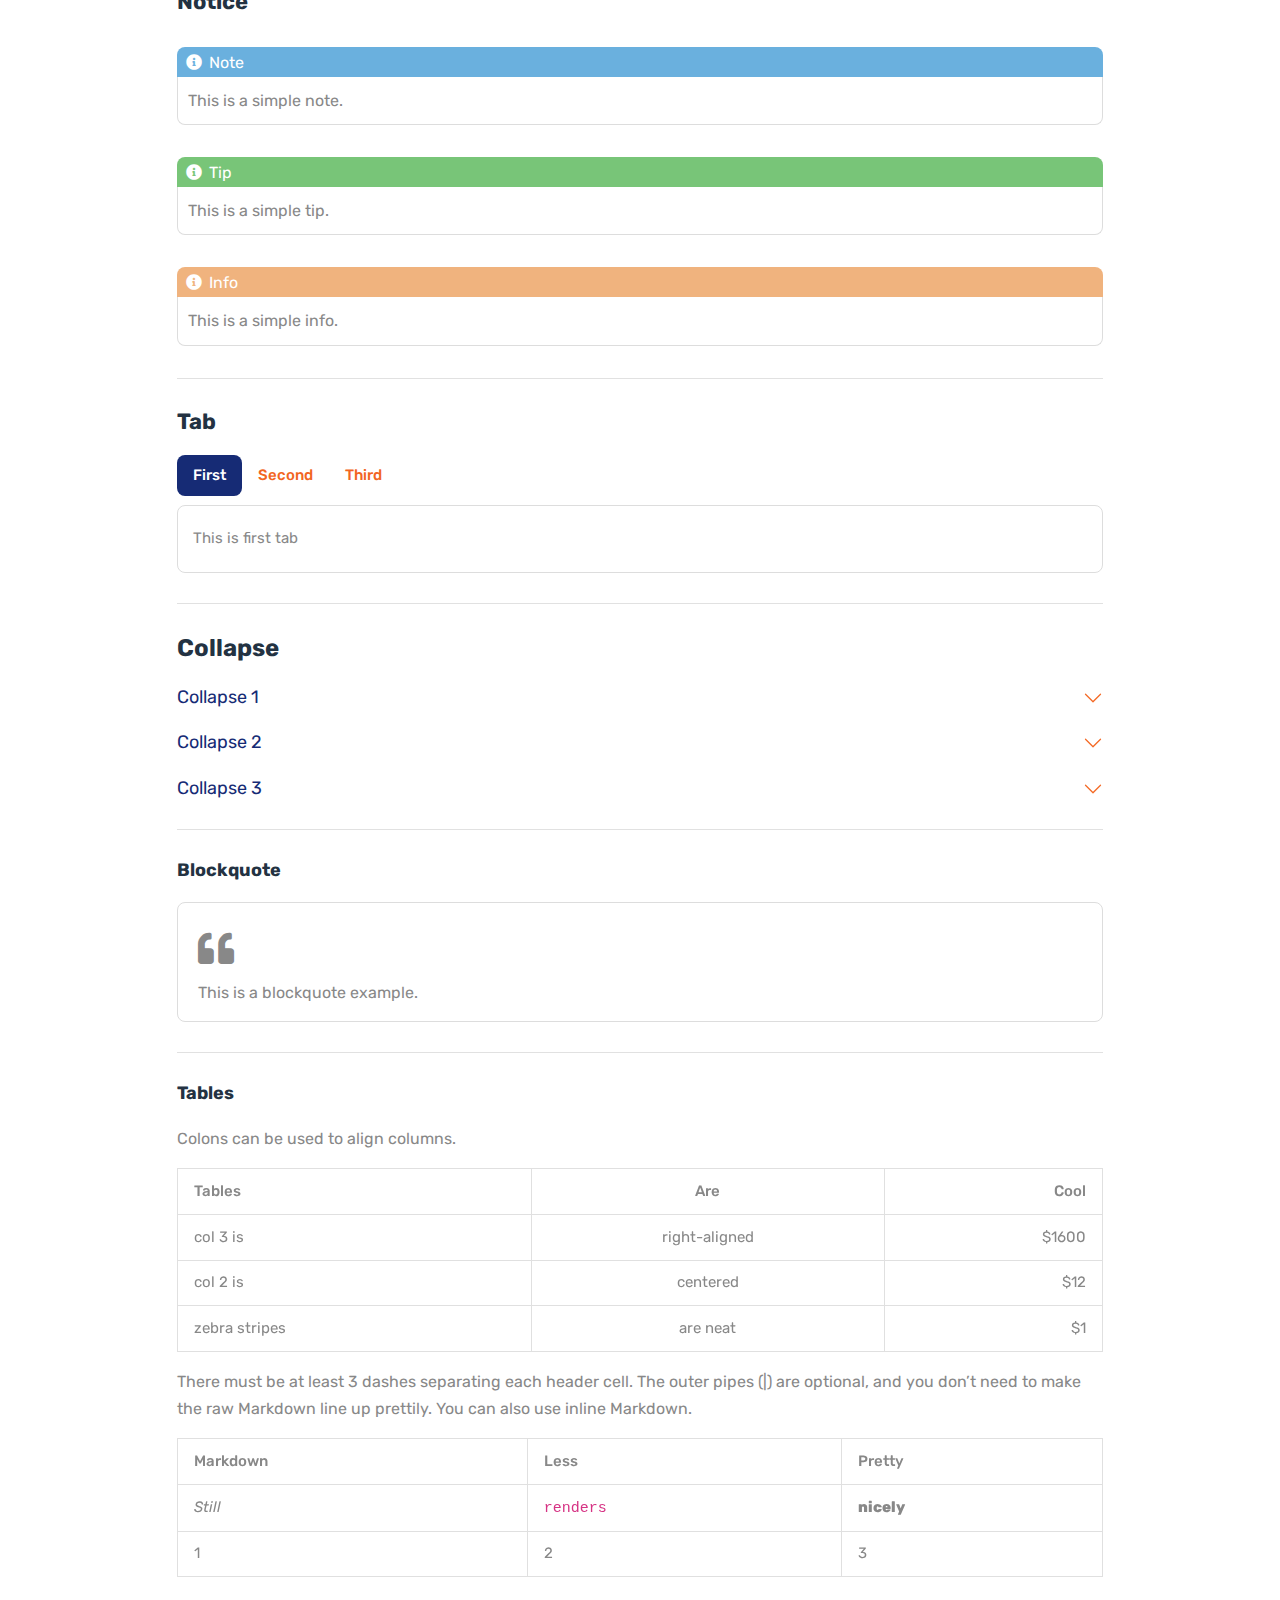
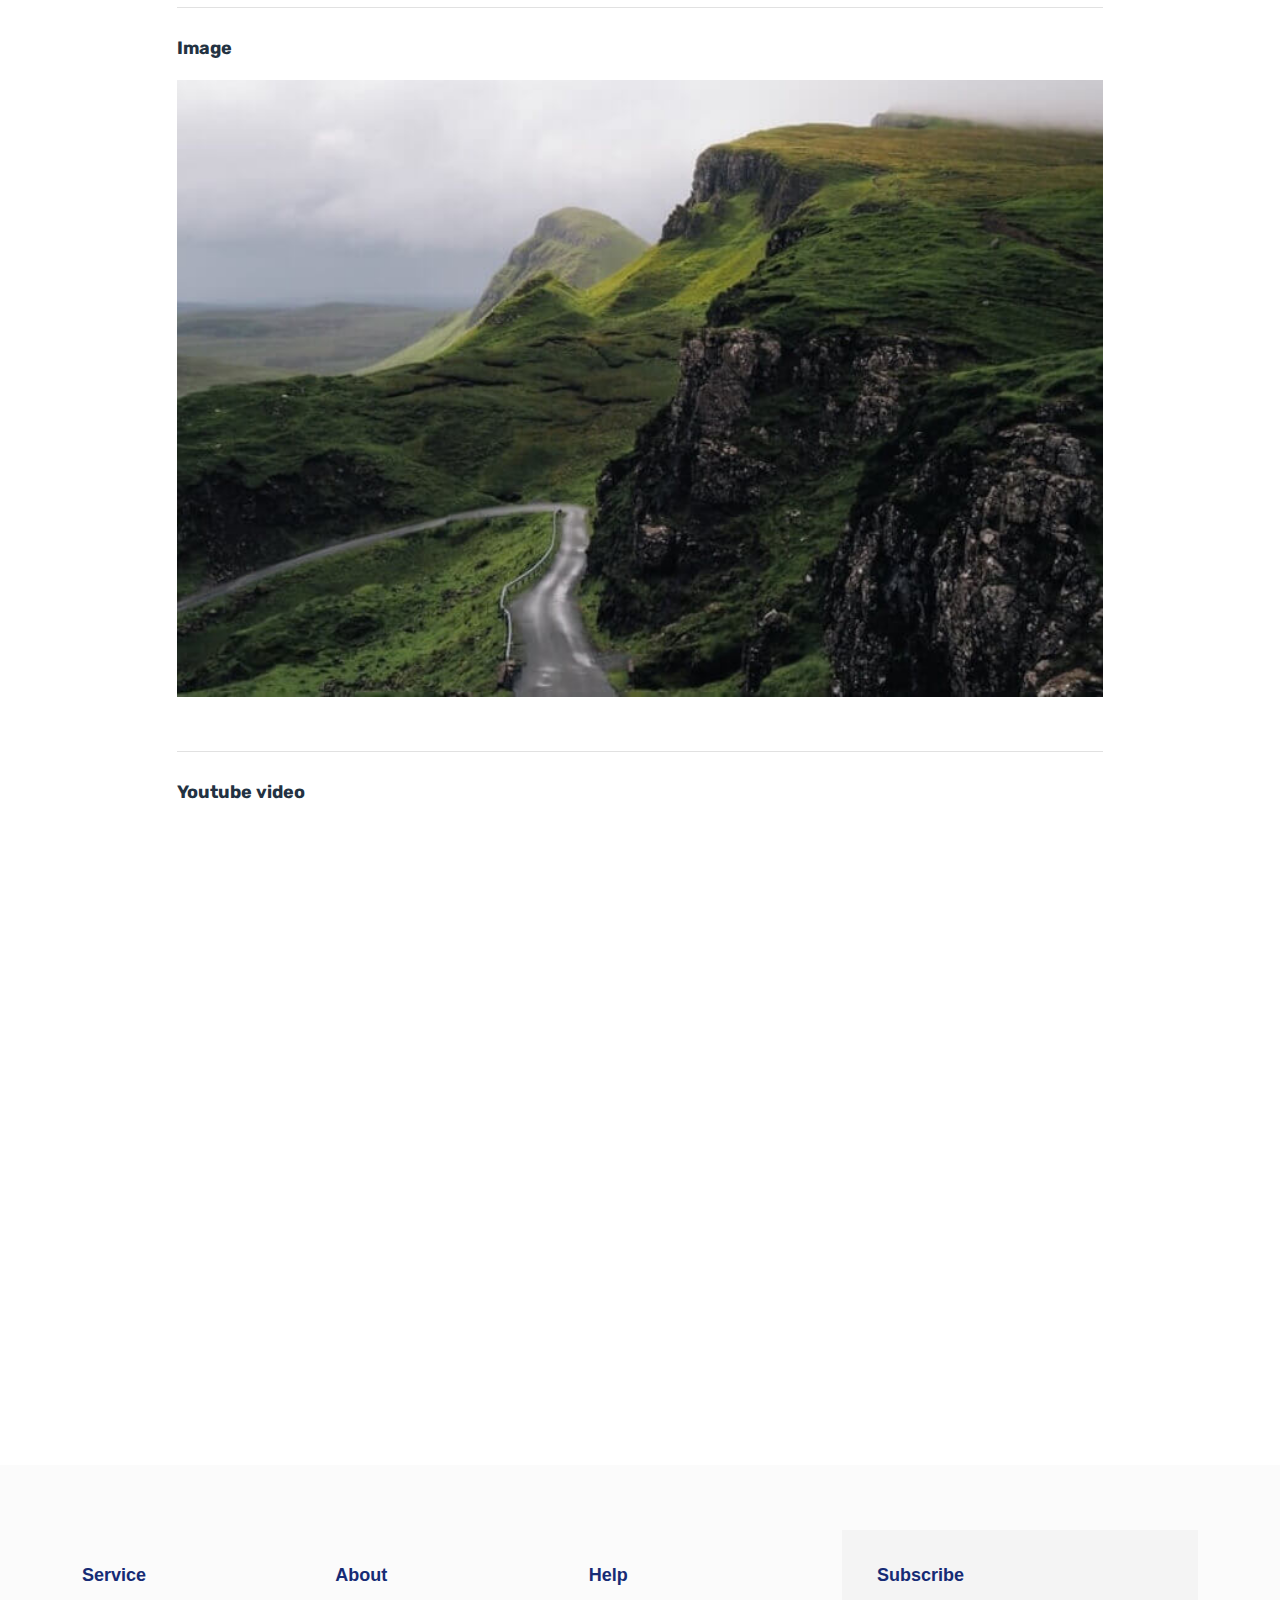
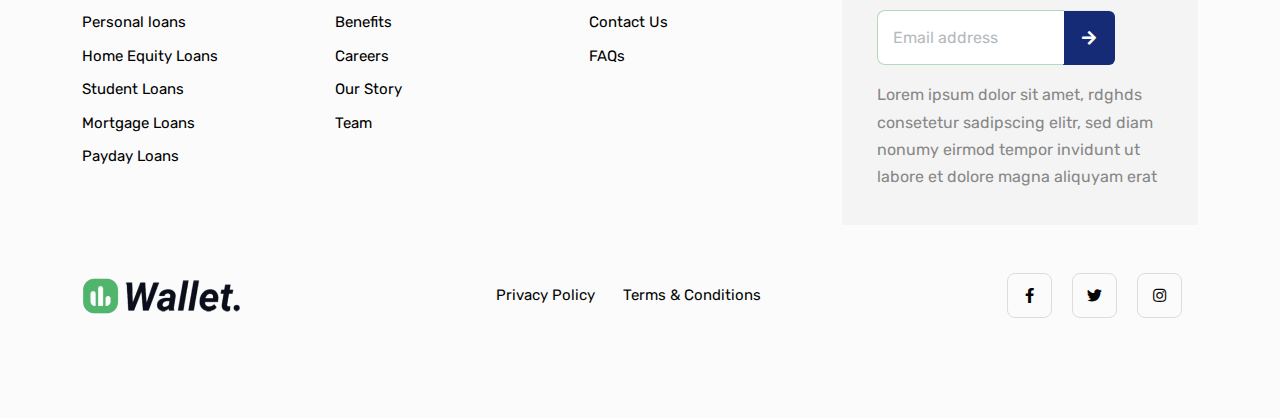
<file: blog-details.html>
<!DOCTYPE html>

<!--
 // WEBSITE: https://themefisher.com
 // TWITTER: https://twitter.com/themefisher
 // FACEBOOK: https://www.facebook.com/themefisher
 // GITHUB: https://github.com/themefisher/
-->

<html lang="en-us">

<head>
	<meta charset="utf-8">
	<title>Wallet - Payday Loan Service Template</title>
	<meta name="viewport" content="width=device-width, initial-scale=1, maximum-scale=5">
	<meta name="description" content="This is meta description">
	<meta name="author" content="Themefisher">
	<link rel="shortcut icon" href="images/favicon.png" type="image/x-icon">
	<link rel="icon" href="images/favicon.png" type="image/x-icon">

	<!-- # Google Fonts -->
	<link rel="preconnect" href="https://fonts.googleapis.com">
	<link rel="preconnect" href="https://fonts.gstatic.com" crossorigin>
	<link href="https://fonts.googleapis.com/css2?family=Rubik:wght@400;500;700&display=swap" rel="stylesheet">

	<!-- # CSS Plugins -->
	<link rel="stylesheet" href="plugins/slick/slick.css">
	<link rel="stylesheet" href="plugins/font-awesome/fontawesome.min.css">
	<link rel="stylesheet" href="plugins/font-awesome/brands.css">
	<link rel="stylesheet" href="plugins/font-awesome/solid.css">

	<!-- # Main Style Sheet -->
	<link rel="stylesheet" href="css/style.css">
</head>

<body>

<!-- navigation -->
<header class="navigation bg-tertiary">
	<nav class="navbar navbar-expand-xl navbar-light text-center py-3">
		<div class="container">
			<a class="navbar-brand" href="index.html">
				<img loading="prelaod" decoding="async" class="img-fluid" width="160" src="images/logo.png" alt="Wallet">
			</a>
			<button class="navbar-toggler" type="button" data-bs-toggle="collapse" data-bs-target="#navbarSupportedContent" aria-controls="navbarSupportedContent" aria-expanded="false" aria-label="Toggle navigation"> <span class="navbar-toggler-icon"></span>
			</button>
			<div class="collapse navbar-collapse" id="navbarSupportedContent">
				<ul class="navbar-nav mx-auto mb-2 mb-lg-0">
					<li class="nav-item"> <a class="nav-link" href="index.html">Home</a>
					</li>
					<li class="nav-item "> <a class="nav-link" href="about.html">About</a>
					</li>
					<li class="nav-item "> <a class="nav-link" href="how-it-works.html">How It Works</a>
					</li>
					<li class="nav-item "> <a class="nav-link" href="services.html">Services</a>
					</li>
					<li class="nav-item "> <a class="nav-link" href="contact.html">Contact</a>
					</li>
					<li class="nav-item dropdown"> <a class="nav-link dropdown-toggle" href="#" id="navbarDropdown" role="button" data-bs-toggle="dropdown" aria-expanded="false">Pages</a>
						<ul class="dropdown-menu" aria-labelledby="navbarDropdown">
							<li><a class="dropdown-item " href="blog.html">Blog</a>
							</li>
							<li><a class="dropdown-item " href="blog-details.html">Blog Details</a>
							</li>
							<li><a class="dropdown-item " href="service-details.html">Service Details</a>
							</li>
							<li><a class="dropdown-item " href="faq.html">FAQ&#39;s</a>
							</li>
							<li><a class="dropdown-item " href="legal.html">Legal</a>
							</li>
							<li><a class="dropdown-item " href="terms.html">Terms &amp; Condition</a>
							</li>
							<li><a class="dropdown-item " href="privacy-policy.html">Privacy &amp; Policy</a>
							</li>
						</ul>
					</li>
				</ul>
				<!-- account btn --> <a href="#!" class="btn btn-outline-primary">Log In</a>
				<!-- account btn --> <a href="#!" class="btn btn-primary ms-2 ms-lg-3">Sign Up</a>
			</div>
		</div>
	</nav>
</header>
<!-- /navigation -->

<div class="modal applyLoanModal fade" id="applyLoan" tabindex="-1" aria-labelledby="applyLoanLabel" aria-hidden="true">
  <div class="modal-dialog modal-dialog-centered">
    <div class="modal-content">
      <div class="modal-header border-bottom-0">
        <h4 class="modal-title" id="exampleModalLabel">How much do you need?</h4>
        <button type="button" class="btn-close" data-bs-dismiss="modal" aria-label="Close"></button>
      </div>
      <div class="modal-body">
        <form action="#!" method="post">
          <div class="row">
            <div class="col-lg-6 mb-4 pb-2">
              <div class="form-group">
                <label for="loan_amount" class="form-label">Amount</label>
                <input type="number" class="form-control shadow-none" id="loan_amount" placeholder="ex: 25000">
              </div>
            </div>
            <div class="col-lg-6 mb-4 pb-2">
              <div class="form-group">
                <label for="loan_how_long_for" class="form-label">How long for?</label>
                <input type="number" class="form-control shadow-none" id="loan_how_long_for" placeholder="ex: 12">
              </div>
            </div>
            <div class="col-lg-12 mb-4 pb-2">
              <div class="form-group">
                <label for="loan_repayment" class="form-label">Repayment</label>
                <input type="number" class="form-control shadow-none" id="loan_repayment" disabled>
              </div>
            </div>
            <div class="col-lg-6 mb-4 pb-2">
              <div class="form-group">
                <label for="loan_full_name" class="form-label">Full Name</label>
                <input type="text" class="form-control shadow-none" id="loan_full_name">
              </div>
            </div>
            <div class="col-lg-6 mb-4 pb-2">
              <div class="form-group">
                <label for="loan_email_address" class="form-label">Email address</label>
                <input type="email" class="form-control shadow-none" id="loan_email_address">
              </div>
            </div>
            <div class="col-lg-12">
              <button type="submit" class="btn btn-primary w-100">Get Your Loan Now</button>
            </div>
          </div>
        </form>
      </div>
    </div>
  </div>
</div>

<div class="section">
  <div class="container">
    <div class="row justify-content-center">
      <div class="col-lg-10">
        <div class="mb-5">
          <h2 class="mb-4" style="line-height:1.5">Elements That You Can Use To Create A New Post On This Template.</h2>
          <span>15 March 2020 <span class="mx-2">/</span> </span>
          <p class="list-inline-item">Category : <a href="#!" class="ml-1">Photography </a>
          </p>
          <p class="list-inline-item">Tags : <a href="#!" class="ml-1">Photo </a> ,<a href="#!"
              class="ml-1">Image </a>
          </p>
        </div>
        <div class="mb-5 text-center">
          <div class="post-slider rounded overflow-hidden">
            <img loading="lazy" decoding="async" src="images/blog/post-4.jpg" alt="Post Thumbnail">
            <img loading="lazy" decoding="async" src="images/blog/post-5.jpg" alt="Post Thumbnail">
            <img loading="lazy" decoding="async" src="images/blog/post-3.jpg" alt="Post Thumbnail">
          </div>
        </div>
        <div class="content">
          <h4 id="heading-example">Heading example</h4>
          <p>Here is example of hedings. You can use this heading by following markdownify rules. For example: use
            <code>#</code> for heading 1 and use <code>######</code> for heading 6.</p>
          <h1 id="heading-1">Heading 1</h1>
          <h2 id="heading-2">Heading 2</h2>
          <h3 id="heading-3">Heading 3</h3>
          <h4 id="heading-4">Heading 4</h4>
          <h5 id="heading-5">Heading 5</h5>
          <h6 id="heading-6">Heading 6</h6>
          <hr>
          <h5 id="emphasis">Emphasis</h5>
          <p>Emphasis, aka italics, with <em>asterisks</em> or <em>underscores</em>.</p>
          <p>Strong emphasis, aka bold, with <strong>asterisks</strong> or <strong>underscores</strong>.</p>
          <p>Combined emphasis with <strong>asterisks and <em>underscores</em></strong>.</p>
          <p>Strikethrough uses two tildes. <del>Scratch this.</del>
          </p>
          <hr>
          <h5 id="link">Link</h5>
          <p><a href="https://www.google.com">I&rsquo;m an inline-style link</a>
          </p>
          <p><a href="https://www.google.com" title="Google's Homepage">I&rsquo;m an inline-style link with title</a>
          </p>
          <p><a href="https://www.themefisher.com">I&rsquo;m a reference-style link</a>
          </p>
          <p><a href="#!">I&rsquo;m a relative reference to a repository file</a>
          </p>
          <p><a href="https://gethugothemes.com">You can use numbers for reference-style link definitions</a>
          </p>
          <p>Or leave it empty and use the <a href="https://www.getjekyllthemes.com">link text itself</a>.</p>
          <p>URLs and URLs in angle brackets will automatically get turned into links.
            <a href="http://www.example.com">http://www.example.com</a> or <a
              href="http://www.example.com">http://www.example.com</a> and sometimes example.com (but not on Github, for
            example).</p>
          <p>Some text to show that the reference links can follow later.</p>
          <hr>
          <h5 id="paragraph">Paragraph</h5>
          <p>Lorem ipsum dolor sit amet consectetur adipisicing elit. Quam nihil enim maxime corporis cumque totam
            aliquid nam sint inventore optio modi neque laborum officiis necessitatibus, facilis placeat pariatur!
            Voluptatem, sed harum pariatur adipisci voluptates voluptatum cumque, porro sint minima similique magni
            perferendis fuga! Optio vel ipsum excepturi tempore reiciendis id quidem? Vel in, doloribus debitis nesciunt
            fugit sequi magnam accusantium modi neque quis, vitae velit, pariatur harum autem a! Velit impedit atque
            maiores animi possimus asperiores natus repellendus excepturi sint architecto eligendi non, omnis nihil.
            Facilis, doloremque illum. Fugit optio laborum minus debitis natus illo perspiciatis corporis voluptatum
            rerum laboriosam.</p>
          <hr>
          <h5 id="ordered-list">Ordered List</h5>
          <ol>
            <li>List item</li>
            <li>List item</li>
            <li>List item</li>
            <li>List item</li>
            <li>List item</li>
          </ol>
          <hr>
          <h5 id="unordered-list">Unordered List</h5>
          <ul>
            <li>List item</li>
            <li>List item</li>
            <li>List item</li>
            <li>List item</li>
            <li>List item</li>
          </ul>
          <hr>
          <h4 id="notice">Notice</h4>
          <div class="notices note">
            <p>This is a simple note.</p>
          </div>
          <div class="notices tip">
            <p>This is a simple tip.</p>
          </div>
          <div class="notices info">
            <p>This is a simple info.</p>
          </div>
          <hr>
          <h4 id="tab">Tab</h4>
          <div class="code-tabs">
            <ul class="nav nav-tabs"></ul>
            <div class="tab-content">
              <div class="tab-pane" title="first">This is first tab</div>
              <div class="tab-pane" title="second">this is second tab</div>
              <div class="tab-pane" title="third">this is third tab</div>
            </div>
          </div>
          <hr>
          <h3 id="collapse">Collapse</h3>
          <div class="accordion accordion-wrapper">
            <div class="accordion-item mb-1">
              <h2 class="accordion-header accordion-button h5 fw-normal border-0 mt-4 p-0 text-capitalize"
                id="heading-collapse-1" type="button" data-bs-toggle="collapse" data-bs-target="#collapse-collapse-1"
                aria-controls="collapse-collapse-1">collapse 1
              </h2>
              <div id="collapse-collapse-1" class="accordion-collapse collapse" aria-labelledby="heading-collapse-1">
                <div class="accordion-body p-0 pt-2 content">This is a simple collapse</div>
              </div>
            </div>
          </div>
          <div class="accordion accordion-wrapper">
            <div class="accordion-item mb-1">
              <h2 class="accordion-header accordion-button h5 fw-normal border-0 mt-4 p-0 text-capitalize"
                id="heading-collapse-2" type="button" data-bs-toggle="collapse" data-bs-target="#collapse-collapse-2"
                aria-controls="collapse-collapse-2">collapse 2
              </h2>
              <div id="collapse-collapse-2" class="accordion-collapse collapse" aria-labelledby="heading-collapse-2">
                <div class="accordion-body p-0 pt-2 content">This is a simple collapse</div>
              </div>
            </div>
          </div>
          <div class="accordion accordion-wrapper">
            <div class="accordion-item mb-1">
              <h2 class="accordion-header accordion-button h5 fw-normal border-0 mt-4 p-0 text-capitalize"
                id="heading-collapse-3" type="button" data-bs-toggle="collapse" data-bs-target="#collapse-collapse-3"
                aria-controls="collapse-collapse-3">collapse 3
              </h2>
              <div id="collapse-collapse-3" class="accordion-collapse collapse" aria-labelledby="heading-collapse-3">
                <div class="accordion-body p-0 pt-2 content">This is a simple collapse</div>
              </div>
            </div>
          </div>
          <hr>
          <h5 id="blockquote">Blockquote</h5>
          <blockquote>
            <p>This is a blockquote example.</p>
          </blockquote>
          <hr>
          <h5 id="tables">Tables</h5>
          <p>Colons can be used to align columns.</p>
          <table>
            <thead>
              <tr>
                <th>Tables</th>
                <th style="text-align:center">Are</th>
                <th style="text-align:right">Cool</th>
              </tr>
            </thead>
            <tbody>
              <tr>
                <td>col 3 is</td>
                <td style="text-align:center">right-aligned</td>
                <td style="text-align:right">$1600</td>
              </tr>
              <tr>
                <td>col 2 is</td>
                <td style="text-align:center">centered</td>
                <td style="text-align:right">$12</td>
              </tr>
              <tr>
                <td>zebra stripes</td>
                <td style="text-align:center">are neat</td>
                <td style="text-align:right">$1</td>
              </tr>
            </tbody>
          </table>
          <p>There must be at least 3 dashes separating each header cell. The outer pipes (|) are optional, and you
            don&rsquo;t need to make the raw Markdown line up prettily. You can also use inline Markdown.</p>
          <table>
            <thead>
              <tr>
                <th>Markdown</th>
                <th>Less</th>
                <th>Pretty</th>
              </tr>
            </thead>
            <tbody>
              <tr>
                <td><em>Still</em>
                </td>
                <td><code>renders</code>
                </td>
                <td><strong>nicely</strong>
                </td>
              </tr>
              <tr>
                <td>1</td>
                <td>2</td>
                <td>3</td>
              </tr>
            </tbody>
          </table>
          <hr>
          <h5 id="image">Image</h5>
          <p>
            <img loading="lazy" decoding="async" class="w-100 d-block mb-4" src="images/blog/post-4.jpg"
              alt="placeholder image">
            <img loading="lazy" decoding="async" class="w-100 d-block mb-4"
              src="https://dummyimage.com/1100x500/e8e8e8/16161a.jpg" alt="placeholder image">
          </p>
          <hr>
          <h5 id="youtube-video">Youtube video</h5>
          <div style="position: relative; padding-bottom: 56.25%; height: 0; overflow: hidden;">
            <iframe src="https://www.youtube.com/embed/KFmA9W8i4X4"
              style="position: absolute; top: 0; left: 0; width: 100%; height: 100%; border:0;" allowfullscreen
              title="YouTube Video"></iframe>
          </div>
        </div>
      </div>
    </div>
  </div>
</div>

<footer class="section-sm bg-tertiary">
	<div class="container">
		<div class="row justify-content-between">
			<div class="col-lg-2 col-md-4 col-6 mb-4">
				<div class="footer-widget">
					<h5 class="mb-4 text-primary font-secondary">Service</h5>
					<ul class="list-unstyled">
						<li class="mb-2"><a href="service-details.html">Personal loans</a>
						</li>
						<li class="mb-2"><a href="service-details.html">Home Equity Loans</a>
						</li>
						<li class="mb-2"><a href="service-details.html">Student Loans</a>
						</li>
						<li class="mb-2"><a href="service-details.html">Mortgage Loans</a>
						</li>
						<li class="mb-2"><a href="service-details.html">Payday Loans</a>
						</li>
					</ul>
				</div>
			</div>
			<div class="col-lg-2 col-md-4 col-6 mb-4">
				<div class="footer-widget">
					<h5 class="mb-4 text-primary font-secondary">About</h5>
					<ul class="list-unstyled">
						<li class="mb-2"><a href="#!">Benefits</a>
						</li>
						<li class="mb-2"><a href="#!">Careers</a>
						</li>
						<li class="mb-2"><a href="#!">Our Story</a>
						</li>
						<li class="mb-2"><a href="#!">Team</a>
						</li>
					</ul>
				</div>
			</div>
			<div class="col-lg-2 col-md-4 col-6 mb-4">
				<div class="footer-widget">
					<h5 class="mb-4 text-primary font-secondary">Help</h5>
					<ul class="list-unstyled">
						<li class="mb-2"><a href="contact.html">Contact Us</a>
						</li>
						<li class="mb-2"><a href="faq.html">FAQs</a>
						</li>
					</ul>
				</div>
			</div>
			<div class="col-lg-4 col-md-12 newsletter-form">
				<div style="background-color: #F4F4F4; padding: 35px;">
					<h5 class="mb-4 text-primary font-secondary">Subscribe</h5>
					<div class="pe-0 pe-xl-5">
						<form action="#!" method="post" name="mc-embedded-subscribe-form" target="_blank">
							<div class="input-group mb-3">
								<input type="text" class="form-control shadow-none bg-white border-end-0" placeholder="Email address"> <span class="input-group-text border-0 p-0">
                    <button class="input-group-text border-0 bg-primary" type="submit" name="subscribe"
                      aria-label="Subscribe for Newsletter"><i class="fas fa-arrow-right"></i></button>
                  </span>
							</div>
							<div style="position: absolute; left: -5000px;" aria-hidden="true">
								<input type="text" name="b_463ee871f45d2d93748e77cad_a0a2c6d074" tabindex="-1">
							</div>
						</form>
					</div>
					<p class="mb-0">Lorem ipsum dolor sit amet, rdghds consetetur sadipscing elitr, sed diam nonumy eirmod tempor invidunt ut labore et dolore magna aliquyam erat</p>
				</div>
			</div>
		</div>
		<div class="row align-items-center mt-5 text-center text-md-start">
			<div class="col-lg-4">
        <a href="index.html">
          <img loading="prelaod" decoding="async" class="img-fluid" width="160" src="images/logo.png" alt="Wallet">
        </a>
			</div>
			<div class="col-lg-4 col-md-6 mt-4 mt-lg-0">
				<ul class="list-unstyled list-inline mb-0 text-lg-center">
					<li class="list-inline-item me-4"><a class="text-black" href="privacy-policy.html">Privacy Policy</a>
					</li>
					<li class="list-inline-item me-4"><a class="text-black" href="terms.html">Terms &amp; Conditions</a>
					</li>
				</ul>
			</div>
			<div class="col-lg-4 col-md-6 text-md-end mt-4 mt-md-0">
				<ul class="list-unstyled list-inline mb-0 social-icons">
					<li class="list-inline-item me-3"><a title="Explorer Facebook Profile" class="text-black" href="https://facebook.com/"><i class="fab fa-facebook-f"></i></a>
					</li>
					<li class="list-inline-item me-3"><a title="Explorer Twitter Profile" class="text-black" href="https://twitter.com/"><i class="fab fa-twitter"></i></a>
					</li>
					<li class="list-inline-item me-3"><a title="Explorer Instagram Profile" class="text-black" href="https://instagram.com/"><i class="fab fa-instagram"></i></a>
					</li>
				</ul>
			</div>
		</div>
	</div>
</footer>


<!-- # JS Plugins -->
<script src="plugins/jquery/jquery.min.js"></script>
<script src="plugins/bootstrap/bootstrap.min.js"></script>
<script src="plugins/slick/slick.min.js"></script>
<script src="plugins/scrollmenu/scrollmenu.min.js"></script>

<!-- Main Script -->
<script src="js/script.js"></script>

</body>
</html>
</file>
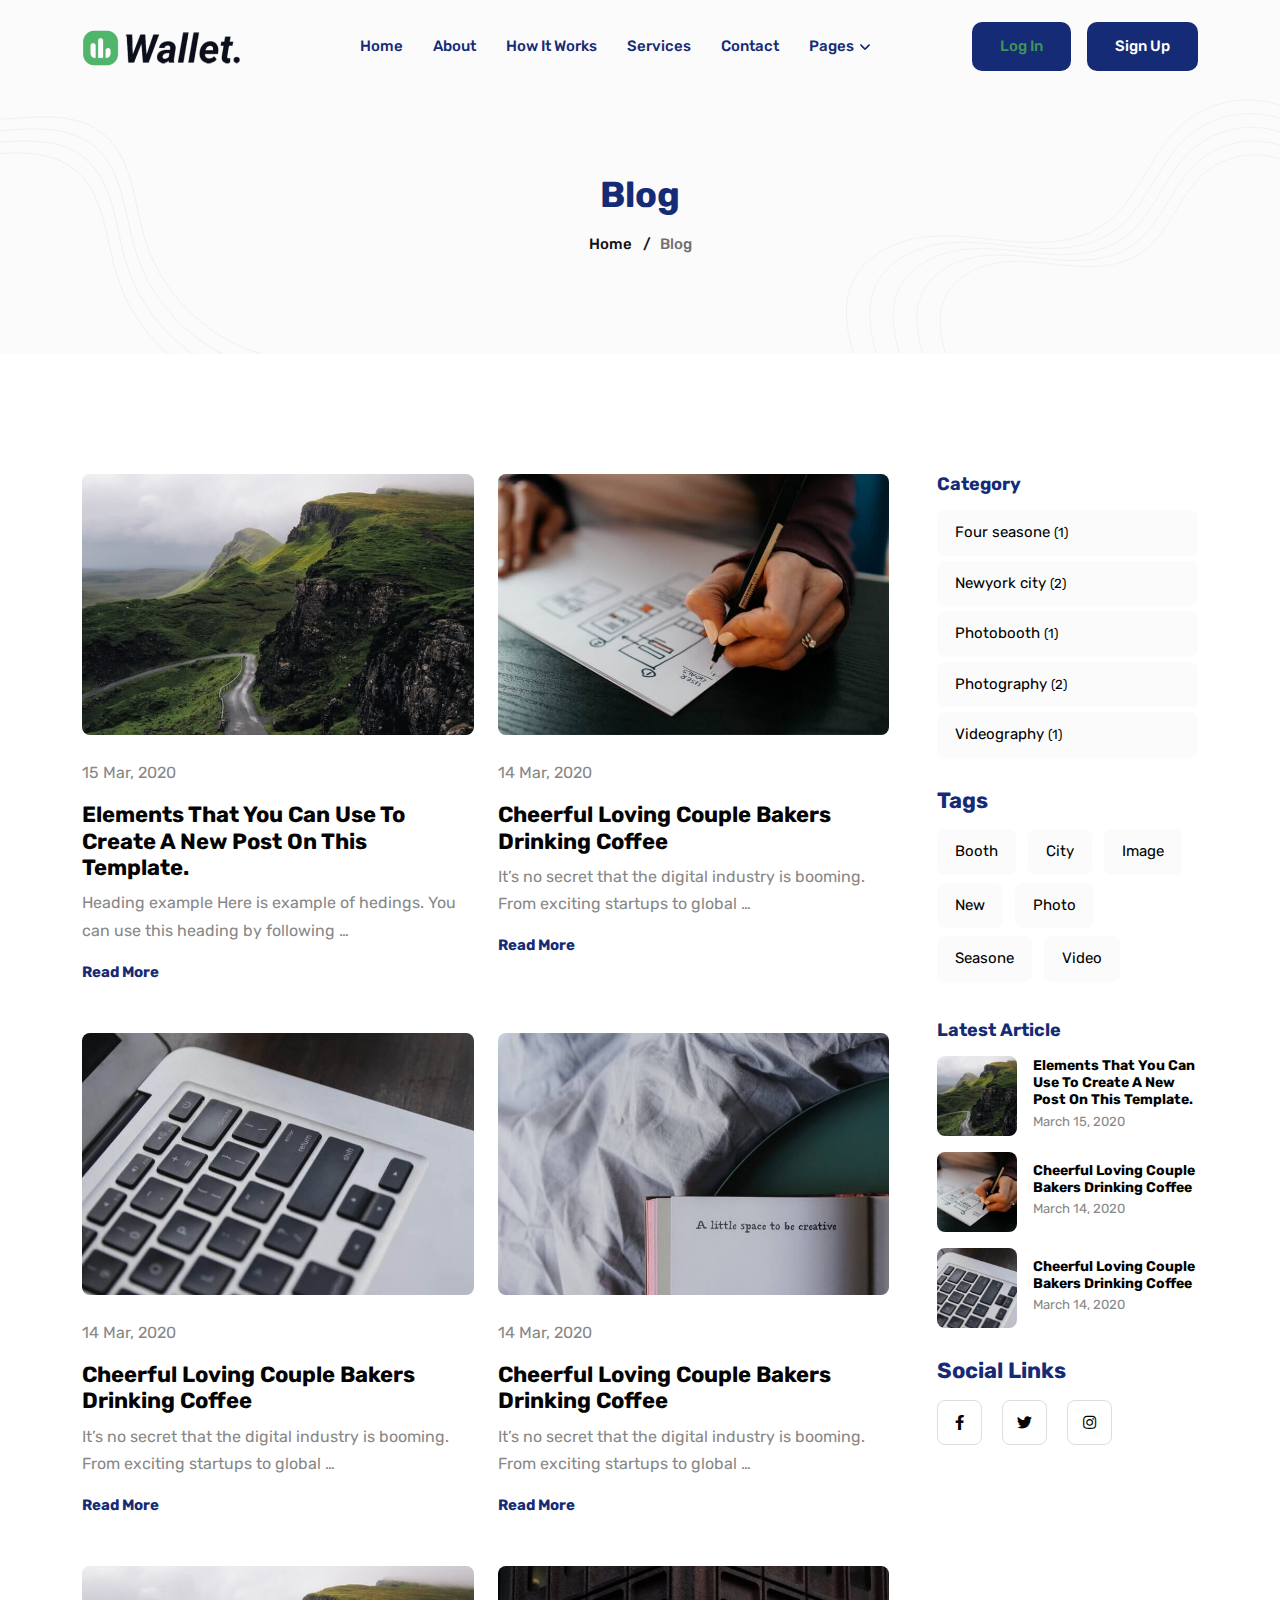
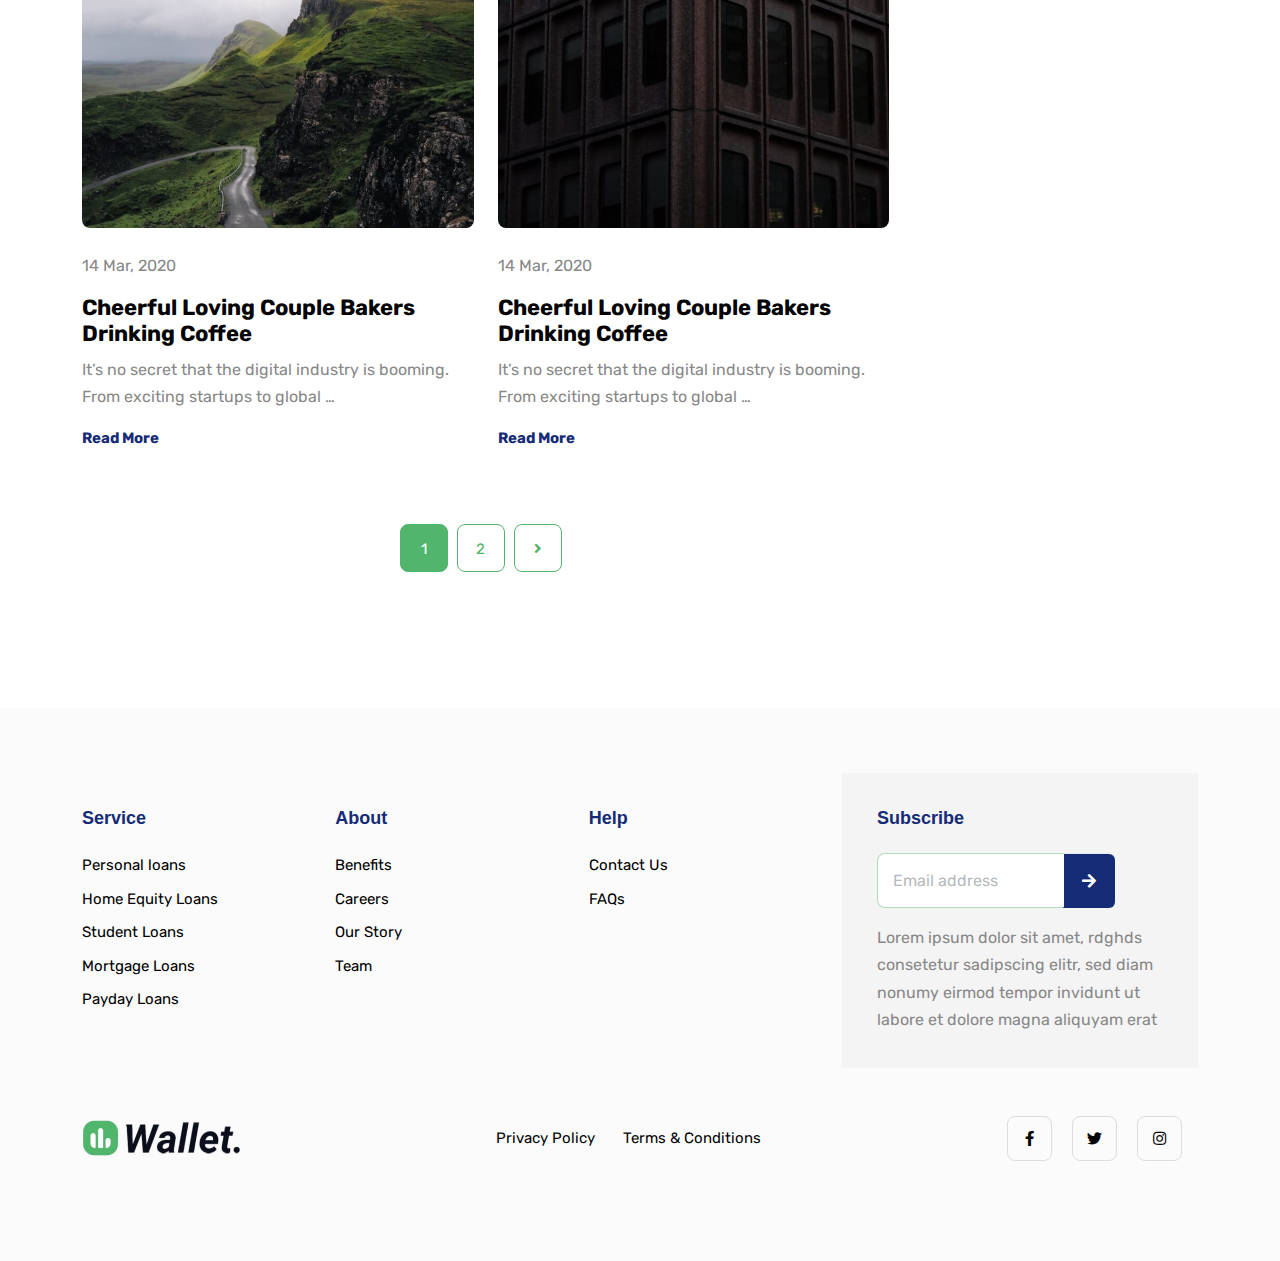
<file: blog.html>
<!DOCTYPE html>

<!--
 // WEBSITE: https://themefisher.com
 // TWITTER: https://twitter.com/themefisher
 // FACEBOOK: https://www.facebook.com/themefisher
 // GITHUB: https://github.com/themefisher/
-->

<html lang="en-us">

<head>
	<meta charset="utf-8">
	<title>Wallet - Payday Loan Service Template</title>
	<meta name="viewport" content="width=device-width, initial-scale=1, maximum-scale=5">
	<meta name="description" content="This is meta description">
	<meta name="author" content="Themefisher">
	<link rel="shortcut icon" href="images/favicon.png" type="image/x-icon">
	<link rel="icon" href="images/favicon.png" type="image/x-icon">

	<!-- # Google Fonts -->
	<link rel="preconnect" href="https://fonts.googleapis.com">
	<link rel="preconnect" href="https://fonts.gstatic.com" crossorigin>
	<link href="https://fonts.googleapis.com/css2?family=Rubik:wght@400;500;700&display=swap" rel="stylesheet">

	<!-- # CSS Plugins -->
	<link rel="stylesheet" href="plugins/slick/slick.css">
	<link rel="stylesheet" href="plugins/font-awesome/fontawesome.min.css">
	<link rel="stylesheet" href="plugins/font-awesome/brands.css">
	<link rel="stylesheet" href="plugins/font-awesome/solid.css">

	<!-- # Main Style Sheet -->
	<link rel="stylesheet" href="css/style.css">
</head>

<body>

<!-- navigation -->
<header class="navigation bg-tertiary">
	<nav class="navbar navbar-expand-xl navbar-light text-center py-3">
		<div class="container">
			<a class="navbar-brand" href="index.html">
				<img loading="prelaod" decoding="async" class="img-fluid" width="160" src="images/logo.png" alt="Wallet">
			</a>
			<button class="navbar-toggler" type="button" data-bs-toggle="collapse" data-bs-target="#navbarSupportedContent" aria-controls="navbarSupportedContent" aria-expanded="false" aria-label="Toggle navigation"> <span class="navbar-toggler-icon"></span>
			</button>
			<div class="collapse navbar-collapse" id="navbarSupportedContent">
				<ul class="navbar-nav mx-auto mb-2 mb-lg-0">
					<li class="nav-item"> <a class="nav-link" href="index.html">Home</a>
					</li>
					<li class="nav-item "> <a class="nav-link" href="about.html">About</a>
					</li>
					<li class="nav-item "> <a class="nav-link" href="how-it-works.html">How It Works</a>
					</li>
					<li class="nav-item "> <a class="nav-link" href="services.html">Services</a>
					</li>
					<li class="nav-item "> <a class="nav-link" href="contact.html">Contact</a>
					</li>
					<li class="nav-item dropdown"> <a class="nav-link dropdown-toggle" href="#" id="navbarDropdown" role="button" data-bs-toggle="dropdown" aria-expanded="false">Pages</a>
						<ul class="dropdown-menu" aria-labelledby="navbarDropdown">
							<li><a class="dropdown-item " href="blog.html">Blog</a>
							</li>
							<li><a class="dropdown-item " href="blog-details.html">Blog Details</a>
							</li>
							<li><a class="dropdown-item " href="service-details.html">Service Details</a>
							</li>
							<li><a class="dropdown-item " href="faq.html">FAQ&#39;s</a>
							</li>
							<li><a class="dropdown-item " href="legal.html">Legal</a>
							</li>
							<li><a class="dropdown-item " href="terms.html">Terms &amp; Condition</a>
							</li>
							<li><a class="dropdown-item " href="privacy-policy.html">Privacy &amp; Policy</a>
							</li>
						</ul>
					</li>
				</ul>
				<!-- account btn --> <a href="#!" class="btn btn-outline-primary">Log In</a>
				<!-- account btn --> <a href="#!" class="btn btn-primary ms-2 ms-lg-3">Sign Up</a>
			</div>
		</div>
	</nav>
</header>
<!-- /navigation -->

<div class="modal applyLoanModal fade" id="applyLoan" tabindex="-1" aria-labelledby="applyLoanLabel" aria-hidden="true">
  <div class="modal-dialog modal-dialog-centered">
    <div class="modal-content">
      <div class="modal-header border-bottom-0">
        <h4 class="modal-title" id="exampleModalLabel">How much do you need?</h4>
        <button type="button" class="btn-close" data-bs-dismiss="modal" aria-label="Close"></button>
      </div>
      <div class="modal-body">
        <form action="#!" method="post">
          <div class="row">
            <div class="col-lg-6 mb-4 pb-2">
              <div class="form-group">
                <label for="loan_amount" class="form-label">Amount</label>
                <input type="number" class="form-control shadow-none" id="loan_amount" placeholder="ex: 25000">
              </div>
            </div>
            <div class="col-lg-6 mb-4 pb-2">
              <div class="form-group">
                <label for="loan_how_long_for" class="form-label">How long for?</label>
                <input type="number" class="form-control shadow-none" id="loan_how_long_for" placeholder="ex: 12">
              </div>
            </div>
            <div class="col-lg-12 mb-4 pb-2">
              <div class="form-group">
                <label for="loan_repayment" class="form-label">Repayment</label>
                <input type="number" class="form-control shadow-none" id="loan_repayment" disabled>
              </div>
            </div>
            <div class="col-lg-6 mb-4 pb-2">
              <div class="form-group">
                <label for="loan_full_name" class="form-label">Full Name</label>
                <input type="text" class="form-control shadow-none" id="loan_full_name">
              </div>
            </div>
            <div class="col-lg-6 mb-4 pb-2">
              <div class="form-group">
                <label for="loan_email_address" class="form-label">Email address</label>
                <input type="email" class="form-control shadow-none" id="loan_email_address">
              </div>
            </div>
            <div class="col-lg-12">
              <button type="submit" class="btn btn-primary w-100">Get Your Loan Now</button>
            </div>
          </div>
        </form>
      </div>
    </div>
  </div>
</div>

<section class="page-header bg-tertiary">
	<div class="container">
		<div class="row">
			<div class="col-8 mx-auto text-center">
				<h2 class="mb-3 text-capitalize">Blog</h2>
				<ul class="list-inline breadcrumbs text-capitalize" style="font-weight:500">
					<li class="list-inline-item"><a href="index.html">Home</a>
					</li>
					<li class="list-inline-item">/ &nbsp; <a href="blog.html">Blog</a>
					</li>
				</ul>
			</div>
		</div>
	</div>
	<div class="has-shapes">
		<svg class="shape shape-left text-light" viewBox="0 0 192 752" fill="none" xmlns="http://www.w3.org/2000/svg">
			<path d="M-30.883 0C-41.3436 36.4248 -22.7145 75.8085 4.29154 102.398C31.2976 128.987 65.8677 146.199 97.6457 166.87C129.424 187.542 160.139 213.902 172.162 249.847C193.542 313.799 149.886 378.897 129.069 443.036C97.5623 540.079 122.109 653.229 191 728.495" stroke="currentColor" stroke-miterlimit="10" />
			<path d="M-55.5959 7.52271C-66.0565 43.9475 -47.4274 83.3312 -20.4214 109.92C6.58466 136.51 41.1549 153.722 72.9328 174.393C104.711 195.064 135.426 221.425 147.449 257.37C168.829 321.322 125.174 386.42 104.356 450.559C72.8494 547.601 97.3965 660.752 166.287 736.018" stroke="currentColor" stroke-miterlimit="10" />
			<path d="M-80.3302 15.0449C-90.7909 51.4697 -72.1617 90.8535 -45.1557 117.443C-18.1497 144.032 16.4205 161.244 48.1984 181.915C79.9763 202.587 110.691 228.947 122.715 264.892C144.095 328.844 100.439 393.942 79.622 458.081C48.115 555.123 72.6622 668.274 141.552 743.54" stroke="currentColor" stroke-miterlimit="10" />
			<path d="M-105.045 22.5676C-115.506 58.9924 -96.8766 98.3762 -69.8706 124.965C-42.8646 151.555 -8.29436 168.767 23.4835 189.438C55.2615 210.109 85.9766 236.469 98.0001 272.415C119.38 336.367 75.7243 401.464 54.9072 465.604C23.4002 562.646 47.9473 675.796 116.838 751.063" stroke="currentColor" stroke-miterlimit="10" />
		</svg>
		<svg class="shape shape-right text-light" viewBox="0 0 731 746" fill="none" xmlns="http://www.w3.org/2000/svg">
			<path d="M12.1794 745.14C1.80036 707.275 -5.75764 666.015 8.73984 629.537C27.748 581.745 80.4729 554.968 131.538 548.843C182.604 542.703 234.032 552.841 285.323 556.748C336.615 560.64 391.543 557.276 433.828 527.964C492.452 487.323 511.701 408.123 564.607 360.255C608.718 320.353 675.307 307.183 731.29 327.323" stroke="currentColor" stroke-miterlimit="10" />
			<path d="M51.0253 745.14C41.2045 709.326 34.0538 670.284 47.7668 635.783C65.7491 590.571 115.623 565.242 163.928 559.449C212.248 553.641 260.884 563.235 309.4 566.931C357.916 570.627 409.887 567.429 449.879 539.701C505.35 501.247 523.543 426.331 573.598 381.059C615.326 343.314 678.324 330.853 731.275 349.906" stroke="currentColor" stroke-miterlimit="10" />
			<path d="M89.8715 745.14C80.6239 711.363 73.8654 674.568 86.8091 642.028C103.766 599.396 150.788 575.515 196.347 570.054C241.906 564.578 287.767 573.629 333.523 577.099C379.278 580.584 428.277 577.567 465.976 551.423C518.279 515.172 535.431 444.525 582.62 401.832C621.964 366.229 681.356 354.493 731.291 372.46" stroke="currentColor" stroke-miterlimit="10" />
			<path d="M128.718 745.14C120.029 713.414 113.678 678.838 125.837 648.274C141.768 608.221 185.939 585.788 228.737 580.659C271.536 575.515 314.621 584.008 357.6 587.282C400.58 590.556 446.607 587.719 482.028 563.16C531.163 529.111 547.275 462.733 591.612 422.635C628.572 389.19 684.375 378.162 731.276 395.043" stroke="currentColor" stroke-miterlimit="10" />
			<path d="M167.564 745.14C159.432 715.451 153.504 683.107 164.863 654.519C179.753 617.046 221.088 596.062 261.126 591.265C301.164 586.452 341.473 594.402 381.677 597.465C421.88 600.527 464.95 597.872 498.094 574.896C544.061 543.035 559.146 480.942 600.617 443.423C635.194 412.135 687.406 401.817 731.276 417.612" stroke="currentColor" stroke-miterlimit="10" />
			<path d="M817.266 289.466C813.108 259.989 787.151 237.697 759.261 227.271C731.372 216.846 701.077 215.553 671.666 210.904C642.254 206.24 611.795 197.156 591.664 175.224C555.853 136.189 566.345 75.5336 560.763 22.8649C552.302 -56.8256 498.487 -130.133 425 -162.081" stroke="currentColor" stroke-miterlimit="10" />
			<path d="M832.584 276.159C828.427 246.683 802.469 224.391 774.58 213.965C746.69 203.539 716.395 202.246 686.984 197.598C657.573 192.934 627.114 183.85 606.982 161.918C571.172 122.883 581.663 62.2275 576.082 9.55873C567.62 -70.1318 513.806 -143.439 440.318 -175.387" stroke="currentColor" stroke-miterlimit="10" />
			<path d="M847.904 262.853C843.747 233.376 817.789 211.084 789.9 200.659C762.011 190.233 731.716 188.94 702.304 184.292C672.893 179.627 642.434 170.544 622.303 148.612C586.492 109.577 596.983 48.9211 591.402 -3.74766C582.94 -83.4382 529.126 -156.746 455.638 -188.694" stroke="currentColor" stroke-miterlimit="10" />
			<path d="M863.24 249.547C859.083 220.07 833.125 197.778 805.236 187.353C777.347 176.927 747.051 175.634 717.64 170.986C688.229 166.321 657.77 157.237 637.639 135.306C601.828 96.2707 612.319 35.6149 606.738 -17.0538C598.276 -96.7443 544.462 -170.052 470.974 -202" stroke="currentColor" stroke-miterlimit="10" />
		</svg>
	</div>
</section>

<section class="section">
	<div class="container">
		<div class="row">
			<div class="col-lg-9">
				<div class="me-lg-4">
					<div class="row gy-5">
						<div class="col-md-6" data-aos="fade">
							<article class="blog-post">
								<div class="post-slider slider-sm rounded">
									<img loading="lazy" decoding="async" src="images/blog/post-4.jpg" alt="Post Thumbnail">
									<img loading="lazy" decoding="async" src="images/blog/post-5.jpg" alt="Post Thumbnail">
									<img loading="lazy" decoding="async" src="images/blog/post-3.jpg" alt="Post Thumbnail">
								</div>
								<div class="pt-4">
									<p class="mb-3">15 Mar, 2020</p>
									<h2 class="h4"><a class="text-black" href="blog-details.html">Elements That You Can Use To Create A New Post On This Template.</a></h2>
									<p>Heading example Here is example of hedings. You can use this heading by following …</p> <a href="blog-details.html" class="text-primary fw-bold" aria-label="Read the full article by clicking here">Read More</a>
								</div>
							</article>
						</div>
						<div class="col-md-6" data-aos="fade">
							<article class="blog-post">
								<div class="post-slider slider-sm rounded">
									<img loading="lazy" decoding="async" src="images/blog/post-1.jpg" alt="Post Thumbnail">
								</div>
								<div class="pt-4">
									<p class="mb-3">14 Mar, 2020</p>
									<h2 class="h4"><a class="text-black" href="blog-details.html">Cheerful Loving Couple Bakers Drinking Coffee</a></h2>
									<p>It’s no secret that the digital industry is booming. From exciting startups to global …</p> <a href="blog-details.html" class="text-primary fw-bold" aria-label="Read the full article by clicking here">Read More</a>
								</div>
							</article>
						</div>
						<div class="col-md-6" data-aos="fade">
							<article class="blog-post">
								<div class="post-slider slider-sm rounded">
									<img loading="lazy" decoding="async" src="images/blog/post-2.jpg" alt="Post Thumbnail">
								</div>
								<div class="pt-4">
									<p class="mb-3">14 Mar, 2020</p>
									<h2 class="h4"><a class="text-black" href="blog-details.html">Cheerful Loving Couple Bakers Drinking Coffee</a></h2>
									<p>It’s no secret that the digital industry is booming. From exciting startups to global …</p> <a href="blog-details.html" class="text-primary fw-bold" aria-label="Read the full article by clicking here">Read More</a>
								</div>
							</article>
						</div>
						<div class="col-md-6" data-aos="fade">
							<article class="blog-post">
								<div class="post-slider slider-sm rounded">
									<img loading="lazy" decoding="async" src="images/blog/post-3.jpg" alt="Post Thumbnail">
								</div>
								<div class="pt-4">
									<p class="mb-3">14 Mar, 2020</p>
									<h2 class="h4"><a class="text-black" href="blog-details.html">Cheerful Loving Couple Bakers Drinking Coffee</a></h2>
									<p>It’s no secret that the digital industry is booming. From exciting startups to global …</p> <a href="blog-details.html" class="text-primary fw-bold" aria-label="Read the full article by clicking here">Read More</a>
								</div>
							</article>
						</div>
						<div class="col-md-6" data-aos="fade">
							<article class="blog-post">
								<div class="post-slider slider-sm rounded">
									<img loading="lazy" decoding="async" src="images/blog/post-4.jpg" alt="Post Thumbnail">
								</div>
								<div class="pt-4">
									<p class="mb-3">14 Mar, 2020</p>
									<h2 class="h4"><a class="text-black" href="blog-details.html">Cheerful Loving Couple Bakers Drinking Coffee</a></h2>
									<p>It’s no secret that the digital industry is booming. From exciting startups to global …</p> <a href="blog-details.html" class="text-primary fw-bold" aria-label="Read the full article by clicking here">Read More</a>
								</div>
							</article>
						</div>
						<div class="col-md-6" data-aos="fade">
							<article class="blog-post">
								<div class="post-slider slider-sm rounded">
									<img loading="lazy" decoding="async" src="images/blog/post-5.jpg" alt="Post Thumbnail" width="420" height="280">
								</div>
								<div class="pt-4">
									<p class="mb-3">14 Mar, 2020</p>
									<h2 class="h4"><a class="text-black" href="blog-details.html">Cheerful Loving Couple Bakers Drinking Coffee</a></h2>
									<p>It’s no secret that the digital industry is booming. From exciting startups to global …</p> <a href="blog-details.html" class="text-primary fw-bold" aria-label="Read the full article by clicking here">Read More</a>
								</div>
							</article>
						</div>
						<div class="col-12">
							<nav class="mt-4">
								<!-- pagination -->
								<nav class="mb-md-50">
									<ul class="pagination justify-content-center">
										<li class="page-item active "> <a href="blog.html" class="page-link">
                        1
                      </a>
										</li>
										<li class="page-item"> <a href="blog.html" class="page-link">
                        2
                      </a>
										</li>
										<li class="page-item">
											<a class="page-link" href="blog.html" aria-label="Pagination Arrow"> <i class="fas fa-angle-right"></i>
											</a>
										</li>
									</ul>
								</nav>
							</nav>
						</div>
					</div>
				</div>
			</div>
			<div class="col-lg-3">
				<!-- categories -->
				<div class="widget widget-categories">
					<h5 class="widget-title"><span>Category</span></h5>
					<ul class="list-unstyled widget-list">
						<li><a href="#!">Four seasone <small class="ml-auto">(1)</small></a>
						</li>
						<li><a href="#!">Newyork city <small class="ml-auto">(2)</small></a>
						</li>
						<li><a href="#!">Photobooth <small class="ml-auto">(1)</small></a>
						</li>
						<li><a href="#!">Photography <small class="ml-auto">(2)</small></a>
						</li>
						<li><a href="#!">Videography <small class="ml-auto">(1)</small></a>
						</li>
					</ul>
				</div>
				<!-- tags -->
				<div class="widget widget-tags">
					<h4 class="widget-title"><span>Tags</span></h4>
					<ul class="list-inline widget-list widget-list-inline taxonomies-list">
						<li class="list-inline-item"><a href="#!">Booth</a>
						</li>
						<li class="list-inline-item"><a href="#!">City</a>
						</li>
						<li class="list-inline-item"><a href="#!">Image</a>
						</li>
						<li class="list-inline-item"><a href="#!">New</a>
						</li>
						<li class="list-inline-item"><a href="#!">Photo</a>
						</li>
						<li class="list-inline-item"><a href="#!">Seasone</a>
						</li>
						<li class="list-inline-item"><a href="#!">Video</a>
						</li>
					</ul>
				</div>
				<!-- latest post -->
				<div class="widget">
					<h5 class="widget-title"><span>Latest Article</span></h5>
					<!-- post-item -->
					<ul class="list-unstyled widget-list">
						<li class="d-flex widget-post align-items-center">
							<a class="text-black" href="/blog/elements/">
								<div class="widget-post-image flex-shrink-0 me-3">
									<img class="rounded" loading="lazy" decoding="async" src="images/blog/post-4.jpg" alt="Post Thumbnail">
								</div>
							</a>
							<div class="flex-grow-1">
								<h5 class="h6 mb-0"><a class="text-black" href="blog-details.html">Elements That You Can Use To Create A New Post On This Template.</a></h5>
								<small>March 15, 2020</small>
							</div>
						</li>
					</ul>
					<ul class="list-unstyled widget-list">
						<li class="d-flex widget-post align-items-center">
							<a class="text-black" href="/blog/post-1/">
								<div class="widget-post-image flex-shrink-0 me-3">
									<img class="rounded" loading="lazy" decoding="async" src="images/blog/post-1.jpg" alt="Post Thumbnail">
								</div>
							</a>
							<div class="flex-grow-1">
								<h5 class="h6 mb-0"><a class="text-black" href="blog-details.html">Cheerful Loving Couple Bakers Drinking Coffee</a></h5>
								<small>March 14, 2020</small>
							</div>
						</li>
					</ul>
					<ul class="list-unstyled widget-list">
						<li class="d-flex widget-post align-items-center">
							<a class="text-black" href="/blog/post-2/">
								<div class="widget-post-image flex-shrink-0 me-3">
									<img class="rounded" loading="lazy" decoding="async" src="images/blog/post-2.jpg" alt="Post Thumbnail">
								</div>
							</a>
							<div class="flex-grow-1">
								<h5 class="h6 mb-0"><a class="text-black" href="blog-details.html">Cheerful Loving Couple Bakers Drinking Coffee</a></h5>
								<small>March 14, 2020</small>
							</div>
						</li>
					</ul>
				</div>
				<!-- Social -->
				<div class="widget">
					<h4 class="widget-title"><span>Social Links</span></h4>
					<ul class="list-unstyled list-inline mb-0 social-icons">
						<li class="list-inline-item me-3"><a title="Explorer Facebook Profile" class="text-black" href="https://facebook.com/"><i class="fab fa-facebook-f"></i></a>
						</li>
						<li class="list-inline-item me-3"><a title="Explorer Twitter Profile" class="text-black" href="https://twitter.com/"><i class="fab fa-twitter"></i></a>
						</li>
						<li class="list-inline-item me-3"><a title="Explorer Instagram Profile" class="text-black" href="https://instagram.com/"><i class="fab fa-instagram"></i></a>
						</li>
					</ul>
				</div>
			</div>
		</div>
	</div>
</section>

<footer class="section-sm bg-tertiary">
	<div class="container">
		<div class="row justify-content-between">
			<div class="col-lg-2 col-md-4 col-6 mb-4">
				<div class="footer-widget">
					<h5 class="mb-4 text-primary font-secondary">Service</h5>
					<ul class="list-unstyled">
						<li class="mb-2"><a href="service-details.html">Personal loans</a>
						</li>
						<li class="mb-2"><a href="service-details.html">Home Equity Loans</a>
						</li>
						<li class="mb-2"><a href="service-details.html">Student Loans</a>
						</li>
						<li class="mb-2"><a href="service-details.html">Mortgage Loans</a>
						</li>
						<li class="mb-2"><a href="service-details.html">Payday Loans</a>
						</li>
					</ul>
				</div>
			</div>
			<div class="col-lg-2 col-md-4 col-6 mb-4">
				<div class="footer-widget">
					<h5 class="mb-4 text-primary font-secondary">About</h5>
					<ul class="list-unstyled">
						<li class="mb-2"><a href="#!">Benefits</a>
						</li>
						<li class="mb-2"><a href="#!">Careers</a>
						</li>
						<li class="mb-2"><a href="#!">Our Story</a>
						</li>
						<li class="mb-2"><a href="#!">Team</a>
						</li>
					</ul>
				</div>
			</div>
			<div class="col-lg-2 col-md-4 col-6 mb-4">
				<div class="footer-widget">
					<h5 class="mb-4 text-primary font-secondary">Help</h5>
					<ul class="list-unstyled">
						<li class="mb-2"><a href="contact.html">Contact Us</a>
						</li>
						<li class="mb-2"><a href="faq.html">FAQs</a>
						</li>
					</ul>
				</div>
			</div>
			<div class="col-lg-4 col-md-12 newsletter-form">
				<div style="background-color: #F4F4F4; padding: 35px;">
					<h5 class="mb-4 text-primary font-secondary">Subscribe</h5>
					<div class="pe-0 pe-xl-5">
						<form action="#!" method="post" name="mc-embedded-subscribe-form" target="_blank">
							<div class="input-group mb-3">
								<input type="text" class="form-control shadow-none bg-white border-end-0" placeholder="Email address"> <span class="input-group-text border-0 p-0">
                    <button class="input-group-text border-0 bg-primary" type="submit" name="subscribe"
                      aria-label="Subscribe for Newsletter"><i class="fas fa-arrow-right"></i></button>
                  </span>
							</div>
							<div style="position: absolute; left: -5000px;" aria-hidden="true">
								<input type="text" name="b_463ee871f45d2d93748e77cad_a0a2c6d074" tabindex="-1">
							</div>
						</form>
					</div>
					<p class="mb-0">Lorem ipsum dolor sit amet, rdghds consetetur sadipscing elitr, sed diam nonumy eirmod tempor invidunt ut labore et dolore magna aliquyam erat</p>
				</div>
			</div>
		</div>
		<div class="row align-items-center mt-5 text-center text-md-start">
			<div class="col-lg-4">
        <a href="index.html">
          <img loading="prelaod" decoding="async" class="img-fluid" width="160" src="images/logo.png" alt="Wallet">
        </a>
			</div>
			<div class="col-lg-4 col-md-6 mt-4 mt-lg-0">
				<ul class="list-unstyled list-inline mb-0 text-lg-center">
					<li class="list-inline-item me-4"><a class="text-black" href="privacy-policy.html">Privacy Policy</a>
					</li>
					<li class="list-inline-item me-4"><a class="text-black" href="terms.html">Terms &amp; Conditions</a>
					</li>
				</ul>
			</div>
			<div class="col-lg-4 col-md-6 text-md-end mt-4 mt-md-0">
				<ul class="list-unstyled list-inline mb-0 social-icons">
					<li class="list-inline-item me-3"><a title="Explorer Facebook Profile" class="text-black" href="https://facebook.com/"><i class="fab fa-facebook-f"></i></a>
					</li>
					<li class="list-inline-item me-3"><a title="Explorer Twitter Profile" class="text-black" href="https://twitter.com/"><i class="fab fa-twitter"></i></a>
					</li>
					<li class="list-inline-item me-3"><a title="Explorer Instagram Profile" class="text-black" href="https://instagram.com/"><i class="fab fa-instagram"></i></a>
					</li>
				</ul>
			</div>
		</div>
	</div>
</footer>


<!-- # JS Plugins -->
<script src="plugins/jquery/jquery.min.js"></script>
<script src="plugins/bootstrap/bootstrap.min.js"></script>
<script src="plugins/slick/slick.min.js"></script>
<script src="plugins/scrollmenu/scrollmenu.min.js"></script>

<!-- Main Script -->
<script src="js/script.js"></script>

</body>
</html>
</file>
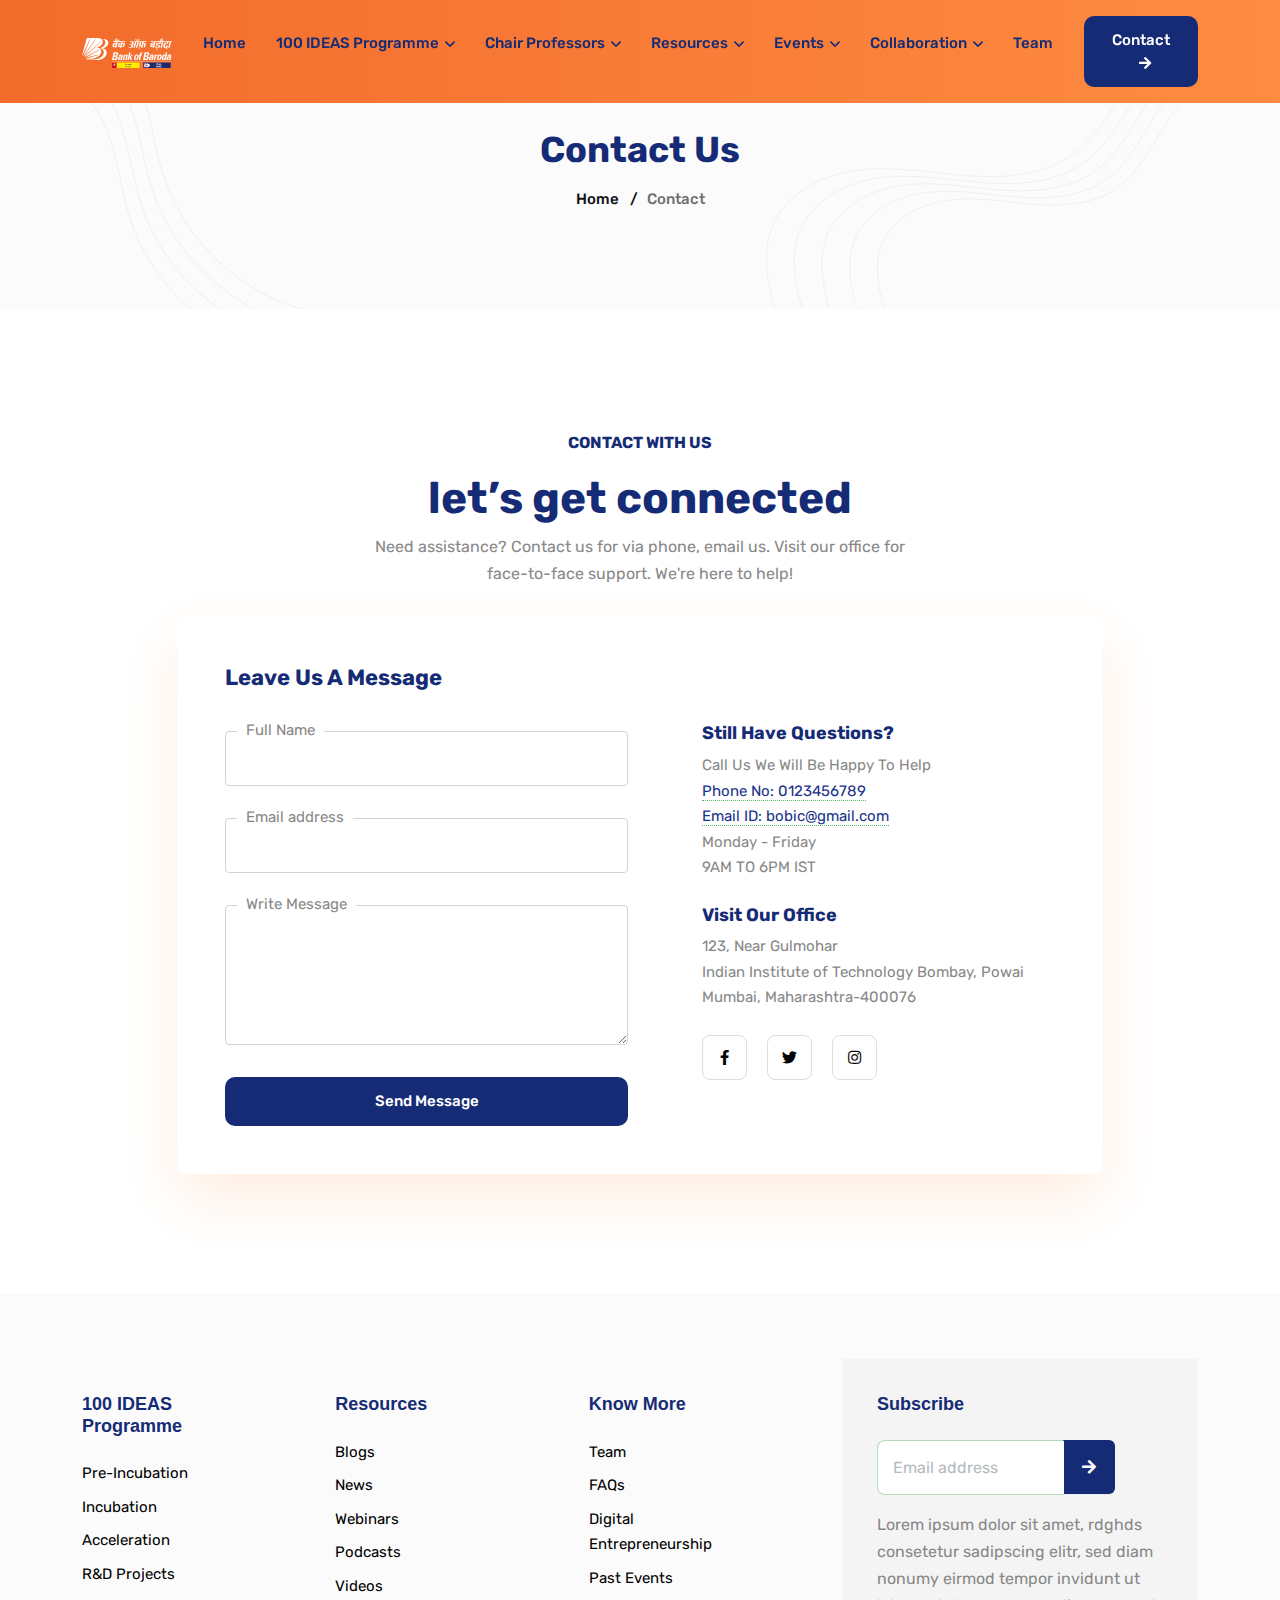
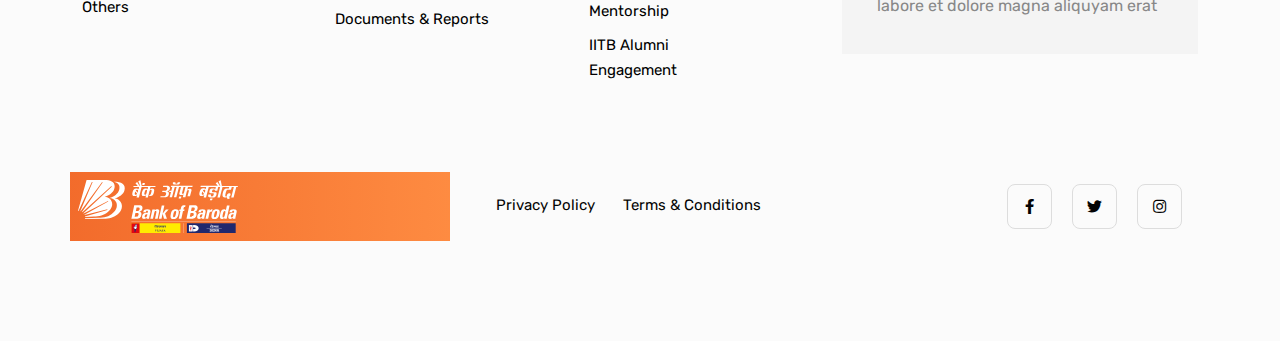
<file: contact.html>
<!DOCTYPE html>

<!--
 // WEBSITE: https://themefisher.com
 // TWITTER: https://twitter.com/themefisher
 // FACEBOOK: https://www.facebook.com/themefisher
 // GITHUB: https://github.com/themefisher/
-->

<html lang="en-us">

<head>
	<meta charset="utf-8">
	<title>Wallet - Payday Loan Service Template</title>
	<meta name="viewport" content="width=device-width, initial-scale=1, maximum-scale=5">
	<meta name="description" content="This is meta description">
	<meta name="author" content="Themefisher">
	<link rel="shortcut icon" href="images/favicon.png" type="image/x-icon">
	<link rel="icon" href="images/favicon.png" type="image/x-icon">

	<!-- # Google Fonts -->
	<link rel="preconnect" href="https://fonts.googleapis.com">
	<link rel="preconnect" href="https://fonts.gstatic.com" crossorigin>
	<link href="https://fonts.googleapis.com/css2?family=Rubik:wght@400;500;700&display=swap" rel="stylesheet">

	<!-- # CSS Plugins -->
	<link rel="stylesheet" href="plugins/slick/slick.css">
	<link rel="stylesheet" href="plugins/font-awesome/fontawesome.min.css">
	<link rel="stylesheet" href="plugins/font-awesome/brands.css">
	<link rel="stylesheet" href="plugins/font-awesome/solid.css">

	<!-- # Main Style Sheet -->
	<link rel="stylesheet" href="css/style.css">
</head>



<body>
<!-- navigation -->
<header class="navigation bg-warning fixed-top">
	<nav class="navbar navbar-expand-xl navbar-light text-center py-3">
		<div class="container">
			<a class="navbar-brand" href="index.html">
				<img loading="prelaod" decoding="async" class="img-fluid" width="160" src="images/bob-logo.svg"
					alt="bobic-logo">
			</a>
			<button class="navbar-toggler" type="button" data-bs-toggle="collapse"
				data-bs-target="#navbarSupportedContent" aria-controls="navbarSupportedContent" aria-expanded="false"
				aria-label="Toggle navigation"> <span class="navbar-toggler-icon"></span>
			</button>
			<div class="collapse navbar-collapse" id="navbarSupportedContent">
				<ul class="navbar-nav mx-auto mb-2 mb-lg-0">
					<li class="nav-item"> <a class="nav-link " href="index.html">Home</a>
					</li>
					<!-- <li class="nav-item"> <a class="nav-link" href="index.html">100 IDEAS Programme</a>
					</li> -->

					<li class="nav-item dropdown"> <a class="nav-link dropdown-toggle" href="#" id="navbarDropdown"
							role="button" data-bs-toggle="dropdown" aria-expanded="false">100 IDEAS Programme</a>
						<ul class="dropdown-menu" aria-labelledby="navbarDropdown">
							<li><a class="dropdown-item " href="blog.html">Pre-incubation</a>
							</li>
							<li><a class="dropdown-item " href="blog-details.html">Incubation</a>
							</li>
							<li><a class="dropdown-item " href="service-details.html">Acceleration</a>
							</li>
							<li><a class="dropdown-item " href="faq.html">R&D Projects</a>
							</li>
							<li><a class="dropdown-item " href="legal.html">Others</a>
							</li>
						</ul>
					</li>


					<!-- <li class="nav-item"> <a class="nav-link" href="index.html">Chair Professors</a>
					</li> -->
					<li class="nav-item dropdown"> <a class="nav-link dropdown-toggle" href="#" id="navbarDropdown"
							role="button" data-bs-toggle="dropdown" aria-expanded="false">Chair professors</a>
						<ul class="dropdown-menu" aria-labelledby="navbarDropdown">
							<li><a class="dropdown-item " href="blog.html">Digital Entrepreneurship</a>
							</li>
							<li><a class="dropdown-item " href="blog-details.html">Technology Sustainable Finance</a>
							</li>

						</ul>
					</li>


					<!-- <li class="nav-item "> <a class="nav-link" href="about.html">Resources</a>
					</li> -->
					<li class="nav-item dropdown"> <a class="nav-link dropdown-toggle" href="#" id="navbarDropdown"
							role="button" data-bs-toggle="dropdown" aria-expanded="false">Resources</a>
						<ul class="dropdown-menu" aria-labelledby="navbarDropdown">
							<li><a class="dropdown-item " href="blog.html">Blogs</a>
							</li>
							<li><a class="dropdown-item " href="blog-details.html">News</a>
							</li>
							<li><a class="dropdown-item " href="service-details.html">Webinars</a>
							</li>
							<li><a class="dropdown-item " href="faq.html">Podcasts</a>
							</li>
							<li><a class="dropdown-item " href="legal.html">Videos</a>
							</li>
							<li><a class="dropdown-item " href="legal.html">Documents/Reports</a>
							</li>
						</ul>
					</li>

					<!-- <li class="nav-item "> <a class="nav-link" href="how-it-works.html">Events</a>
					</li> -->
					<li class="nav-item dropdown"> <a class="nav-link dropdown-toggle" href="#" id="navbarDropdown"
							role="button" data-bs-toggle="dropdown" aria-expanded="false">Events</a>
						<ul class="dropdown-menu" aria-labelledby="navbarDropdown">
							<li><a class="dropdown-item " href="blog.html">Past</a>
							</li>
							<li><a class="dropdown-item " href="blog-details.html">Forthcoming</a>
							</li>

						</ul>
					</li>


					<li class="nav-item dropdown"> <a class="nav-link dropdown-toggle" href="#" id="navbarDropdown"
							role="button" data-bs-toggle="dropdown" aria-expanded="false">Collaboration</a>
						<ul class="dropdown-menu" aria-labelledby="navbarDropdown">
							<li><a class="dropdown-item " href="blog.html">Mentorship</a>
							</li>
							<li><a class="dropdown-item " href="blog-details.html">Technical Partner & Support</a>
							</li>
							<li><a class="dropdown-item " href="blog-details.html">Financial Partner & Support</a>
							</li>
							<li><a class="dropdown-item " href="blog-details.html">Sandbox Environment Support</a>
							</li>
							<li><a class="dropdown-item " href="blog-details.html">Marketing Enablement Support</a>
							</li>
							<li><a class="dropdown-item " href="blog-details.html">IITB Alumni Engagement</a>
							</li>
						</ul>
					</li>



					<li class="nav-item "> <a class="nav-link" href="services.html">Team</a>
					</li>

					<!-- account btn -->
					<!-- <a href="#!" class="btn btn-outline-primary">Log In</a> -->
					<!-- account btn -->
					<a href="contact.html" class="btn btn-deepblue ms-2 ms-lg-3">Contact<span style="font-size: 14px;"
							class="ms-2 fas fa-arrow-right"></span></a>
			</div>
		</div>
	</nav>
</header>
<!-- /navigation -->


<section class="page-header bg-tertiary ">
	<div class="container mt-5">
		<div class="row">
			<div class="col-8 mx-auto text-center">
				<h2 class="mb-3 text-capitalize">Contact Us</h2>
				<ul class="list-inline breadcrumbs text-capitalize" style="font-weight:500">
					<li class="list-inline-item"><a href="index.html">Home</a>
					</li>
					<li class="list-inline-item">/ &nbsp; <a href="contact.html">Contact</a>
					</li>
				</ul>
			</div>
		</div>
	</div>
	<div class="has-shapes">
		<svg class="shape shape-left text-light" viewBox="0 0 192 752" fill="none" xmlns="http://www.w3.org/2000/svg">
			<path d="M-30.883 0C-41.3436 36.4248 -22.7145 75.8085 4.29154 102.398C31.2976 128.987 65.8677 146.199 97.6457 166.87C129.424 187.542 160.139 213.902 172.162 249.847C193.542 313.799 149.886 378.897 129.069 443.036C97.5623 540.079 122.109 653.229 191 728.495" stroke="currentColor" stroke-miterlimit="10" />
			<path d="M-55.5959 7.52271C-66.0565 43.9475 -47.4274 83.3312 -20.4214 109.92C6.58466 136.51 41.1549 153.722 72.9328 174.393C104.711 195.064 135.426 221.425 147.449 257.37C168.829 321.322 125.174 386.42 104.356 450.559C72.8494 547.601 97.3965 660.752 166.287 736.018" stroke="currentColor" stroke-miterlimit="10" />
			<path d="M-80.3302 15.0449C-90.7909 51.4697 -72.1617 90.8535 -45.1557 117.443C-18.1497 144.032 16.4205 161.244 48.1984 181.915C79.9763 202.587 110.691 228.947 122.715 264.892C144.095 328.844 100.439 393.942 79.622 458.081C48.115 555.123 72.6622 668.274 141.552 743.54" stroke="currentColor" stroke-miterlimit="10" />
			<path d="M-105.045 22.5676C-115.506 58.9924 -96.8766 98.3762 -69.8706 124.965C-42.8646 151.555 -8.29436 168.767 23.4835 189.438C55.2615 210.109 85.9766 236.469 98.0001 272.415C119.38 336.367 75.7243 401.464 54.9072 465.604C23.4002 562.646 47.9473 675.796 116.838 751.063" stroke="currentColor" stroke-miterlimit="10" />
		</svg>
		<svg class="shape shape-right text-light" viewBox="0 0 731 746" fill="none" xmlns="http://www.w3.org/2000/svg">
			<path d="M12.1794 745.14C1.80036 707.275 -5.75764 666.015 8.73984 629.537C27.748 581.745 80.4729 554.968 131.538 548.843C182.604 542.703 234.032 552.841 285.323 556.748C336.615 560.64 391.543 557.276 433.828 527.964C492.452 487.323 511.701 408.123 564.607 360.255C608.718 320.353 675.307 307.183 731.29 327.323" stroke="currentColor" stroke-miterlimit="10" />
			<path d="M51.0253 745.14C41.2045 709.326 34.0538 670.284 47.7668 635.783C65.7491 590.571 115.623 565.242 163.928 559.449C212.248 553.641 260.884 563.235 309.4 566.931C357.916 570.627 409.887 567.429 449.879 539.701C505.35 501.247 523.543 426.331 573.598 381.059C615.326 343.314 678.324 330.853 731.275 349.906" stroke="currentColor" stroke-miterlimit="10" />
			<path d="M89.8715 745.14C80.6239 711.363 73.8654 674.568 86.8091 642.028C103.766 599.396 150.788 575.515 196.347 570.054C241.906 564.578 287.767 573.629 333.523 577.099C379.278 580.584 428.277 577.567 465.976 551.423C518.279 515.172 535.431 444.525 582.62 401.832C621.964 366.229 681.356 354.493 731.291 372.46" stroke="currentColor" stroke-miterlimit="10" />
			<path d="M128.718 745.14C120.029 713.414 113.678 678.838 125.837 648.274C141.768 608.221 185.939 585.788 228.737 580.659C271.536 575.515 314.621 584.008 357.6 587.282C400.58 590.556 446.607 587.719 482.028 563.16C531.163 529.111 547.275 462.733 591.612 422.635C628.572 389.19 684.375 378.162 731.276 395.043" stroke="currentColor" stroke-miterlimit="10" />
			<path d="M167.564 745.14C159.432 715.451 153.504 683.107 164.863 654.519C179.753 617.046 221.088 596.062 261.126 591.265C301.164 586.452 341.473 594.402 381.677 597.465C421.88 600.527 464.95 597.872 498.094 574.896C544.061 543.035 559.146 480.942 600.617 443.423C635.194 412.135 687.406 401.817 731.276 417.612" stroke="currentColor" stroke-miterlimit="10" />
			<path d="M817.266 289.466C813.108 259.989 787.151 237.697 759.261 227.271C731.372 216.846 701.077 215.553 671.666 210.904C642.254 206.24 611.795 197.156 591.664 175.224C555.853 136.189 566.345 75.5336 560.763 22.8649C552.302 -56.8256 498.487 -130.133 425 -162.081" stroke="currentColor" stroke-miterlimit="10" />
			<path d="M832.584 276.159C828.427 246.683 802.469 224.391 774.58 213.965C746.69 203.539 716.395 202.246 686.984 197.598C657.573 192.934 627.114 183.85 606.982 161.918C571.172 122.883 581.663 62.2275 576.082 9.55873C567.62 -70.1318 513.806 -143.439 440.318 -175.387" stroke="currentColor" stroke-miterlimit="10" />
			<path d="M847.904 262.853C843.747 233.376 817.789 211.084 789.9 200.659C762.011 190.233 731.716 188.94 702.304 184.292C672.893 179.627 642.434 170.544 622.303 148.612C586.492 109.577 596.983 48.9211 591.402 -3.74766C582.94 -83.4382 529.126 -156.746 455.638 -188.694" stroke="currentColor" stroke-miterlimit="10" />
			<path d="M863.24 249.547C859.083 220.07 833.125 197.778 805.236 187.353C777.347 176.927 747.051 175.634 717.64 170.986C688.229 166.321 657.77 157.237 637.639 135.306C601.828 96.2707 612.319 35.6149 606.738 -17.0538C598.276 -96.7443 544.462 -170.052 470.974 -202" stroke="currentColor" stroke-miterlimit="10" />
		</svg>
	</div>
</section>

<section class="section">
	<div class="container">
		<div class="row justify-content-center align-items-center">
			<div class="col-lg-6">
				<div class="section-title text-center">
					<p class="text-primary text-uppercase fw-bold mb-3">Contact With us</p>
					<h1>let&rsquo;s get connected</h1>
					<p>Need assistance? Contact us for via phone, email us. Visit our office for face-to-face support. We're here to help!</p>
				</div>
			</div>
			<div class="col-lg-10">
				<div class="shadow rounded p-5 bg-white">
					<div class="row">
						<div class="col-12 mb-4">
							<h4>Leave Us A Message</h4>
						</div>
						<div class="col-lg-6">
							<div class="contact-form">
								<form action="#!">
									<div class="form-group mb-4 pb-2">
										<label for="exampleFormControlInput1" class="form-label">Full Name</label>
										<input type="text" class="form-control shadow-none" id="contact_name">
									</div>
									<div class="form-group mb-4 pb-2">
										<label for="exampleFormControlInput1" class="form-label">Email address</label>
										<input type="email" class="form-control shadow-none" id="contact_email">
									</div>
									<div class="form-group mb-4 pb-2">
										<label for="exampleFormControlTextarea1" class="form-label">Write Message</label>
										<textarea class="form-control shadow-none" id="exampleFormControlTextarea1" rows="3"></textarea>
									</div>
									<button class="btn btn-primary w-100" type="submit">Send Message</button>
								</form>
							</div>
						</div>
						<div class="col-lg-6 mt-5 mt-lg-0">
							<div class="contact-info">
								<div class="block mt-0">
									<h4 class="h5">Still Have Questions?</h4>
									<div class="content">Call Us We Will Be Happy To Help
										<br> <a href="tel:+3301563965">Phone No: 0123456789</a> 
										<br> <a href="mailto:bobic@iitb.ac.in">Email ID: bobic@gmail.com</a> 
										<br>Monday - Friday
										<br>9AM TO 6PM IST</div>
								</div>
								<div class="block mt-4">
									<h4 class="h5">Visit Our Office</h4>
									<div class="content">123, Near Gulmohar
										<br>Indian Institute of Technology Bombay, Powai
										<br>Mumbai, Maharashtra-400076</div>
								</div>
								
								<div class="block mt-3">
									<ul class="list-unstyled list-inline my-4 social-icons">
										<li class="list-inline-item me-3"><a title="Explorer Facebook Profile" class="text-black" href="https://facebook.com/"><i class="fab fa-facebook-f"></i></a>
										</li>
										<li class="list-inline-item me-3"><a title="Explorer Twitter Profile" class="text-black" href="https://twitter.com/"><i class="fab fa-twitter"></i></a>
										</li>
										<li class="list-inline-item me-3"><a title="Explorer Instagram Profile" class="text-black" href="https://instagram.com/"><i class="fab fa-instagram"></i></a>
										</li>
									</ul>
								</div>
							</div>
						</div>
					</div>
				</div>
			</div>
		</div>
	</div>
</section>
<footer class="section-sm bg-tertiary">
	<div class="container">
		<div class="row justify-content-between">
			<div class="col-lg-2 col-md-4 col-6 mb-4">
				<div class="footer-widget">
					<h5 class="mb-4 text-primary font-secondary">100 IDEAS Programme</h5>
					<ul class="list-unstyled">
						<li class="mb-2"><a href="service-details.html">Pre-Incubation</a>
						</li>
						<li class="mb-2"><a href="service-details.html">Incubation</a>
						</li>
						<li class="mb-2"><a href="service-details.html">Acceleration</a>
						</li>
						<li class="mb-2"><a href="service-details.html">R&D Projects</a>
						</li>
						<li class="mb-2"><a href="service-details.html">Others</a>
						</li>
					</ul>
				</div>
			</div>
			<div class="col-lg-2 col-md-4 col-6 mb-4">
				<div class="footer-widget">
					<h5 class="mb-4 text-primary font-secondary">Resources</h5>
					<ul class="list-unstyled">
						<li class="mb-2"><a href="#!">Blogs</a>
						</li>
						<li class="mb-2"><a href="#!">News</a>
						</li>
						<li class="mb-2"><a href="#!">Webinars</a>
						</li>
						<li class="mb-2"><a href="#!">Podcasts</a>
						</li>
						<li class="mb-2"><a href="#!">Videos</a>
						</li>
						<li class="mb-2"><a href="#!">Documents & Reports</a>
						</li>
					</ul>
				</div>
			</div>
			<div class="col-lg-2 col-md-4 col-6 mb-4">
				<div class="footer-widget">
					<h5 class="mb-4 text-primary font-secondary">Know More</h5>
					<ul class="list-unstyled">
						<li class="mb-2"><a href="contact.html">Team</a>
						</li>
						<li class="mb-2"><a href="faq.html">FAQs</a>
						</li>
						<li class="mb-2"><a href="#!">Digital Entrepreneurship</a>
						</li>
						<li class="mb-2"><a href="#!">Past Events</a>
						</li>
						<li class="mb-2"><a href="#!">Mentorship</a>
						</li>
						<li class="mb-2"><a href="#!">IITB Alumni Engagement</a>
						</li>
					</ul>
				</div>
			</div>
			<div class="col-lg-4 col-md-12 newsletter-form">
				<div style="background-color: #F4F4F4; padding: 35px;">
					<h5 class="mb-4 text-primary font-secondary">Subscribe</h5>
					<div class="pe-0 pe-xl-5">
						<form action="#!" method="post" name="mc-embedded-subscribe-form" target="_blank">
							<div class="input-group mb-3">
								<input type="text" class="form-control shadow-none bg-white border-end-0"
									placeholder="Email address"> <span class="input-group-text border-0 p-0">
									<button class="input-group-text border-0 bg-primary" type="submit" name="subscribe"
										aria-label="Subscribe for Newsletter"><i
											class="fas fa-arrow-right"></i></button>
								</span>
							</div>
							<div style="position: absolute; left: -5000px;" aria-hidden="true">
								<input type="text" name="b_463ee871f45d2d93748e77cad_a0a2c6d074" tabindex="-1">
							</div>
						</form>
					</div>
					<p class="mb-0">Lorem ipsum dolor sit amet, rdghds consetetur sadipscing elitr, sed diam nonumy
						eirmod tempor invidunt ut labore et dolore magna aliquyam erat</p>
				</div>
			</div>
		</div>
		<div class="row align-items-center mt-5 text-center text-md-start">
			<div class="col-lg-4 bg-warning p-2">
				<a href="index.html">
					<img loading="prelaod" decoding="async" class="img-fluid" width="160" src="images/bob-logo.svg"
						alt="BoBIC">
				</a>
			</div>
			<div class="col-lg-4 col-md-6 mt-4 mt-lg-0">
				<ul class="list-unstyled list-inline mb-0 text-lg-center">
					<li class="list-inline-item me-4"><a class="text-black" href="privacy-policy.html">Privacy
							Policy</a>
					</li>
					<li class="list-inline-item me-4"><a class="text-black" href="terms.html">Terms &amp; Conditions</a>
					</li>
				</ul>
			</div>
			<div class="col-lg-4 col-md-6 text-md-end mt-4 mt-md-0">
				<ul class="list-unstyled list-inline mb-0 social-icons">
					<li class="list-inline-item me-3"><a title="Explorer Facebook Profile" class="text-black"
							href="https://facebook.com/"><i class="fab fa-facebook-f"></i></a>
					</li>
					<li class="list-inline-item me-3"><a title="Explorer Twitter Profile" class="text-black"
							href="https://twitter.com/"><i class="fab fa-twitter"></i></a>
					</li>
					<li class="list-inline-item me-3"><a title="Explorer Instagram Profile" class="text-black"
							href="https://instagram.com/"><i class="fab fa-instagram"></i></a>
					</li>
				</ul>
			</div>
		</div>
	</div>
</footer>



<!-- # JS Plugins -->
<script src="plugins/jquery/jquery.min.js"></script>
<script src="plugins/bootstrap/bootstrap.min.js"></script>
<script src="plugins/slick/slick.min.js"></script>
<script src="plugins/scrollmenu/scrollmenu.min.js"></script>

<!-- Main Script -->
<script src="js/script.js"></script>

</body>
</html>
</file>
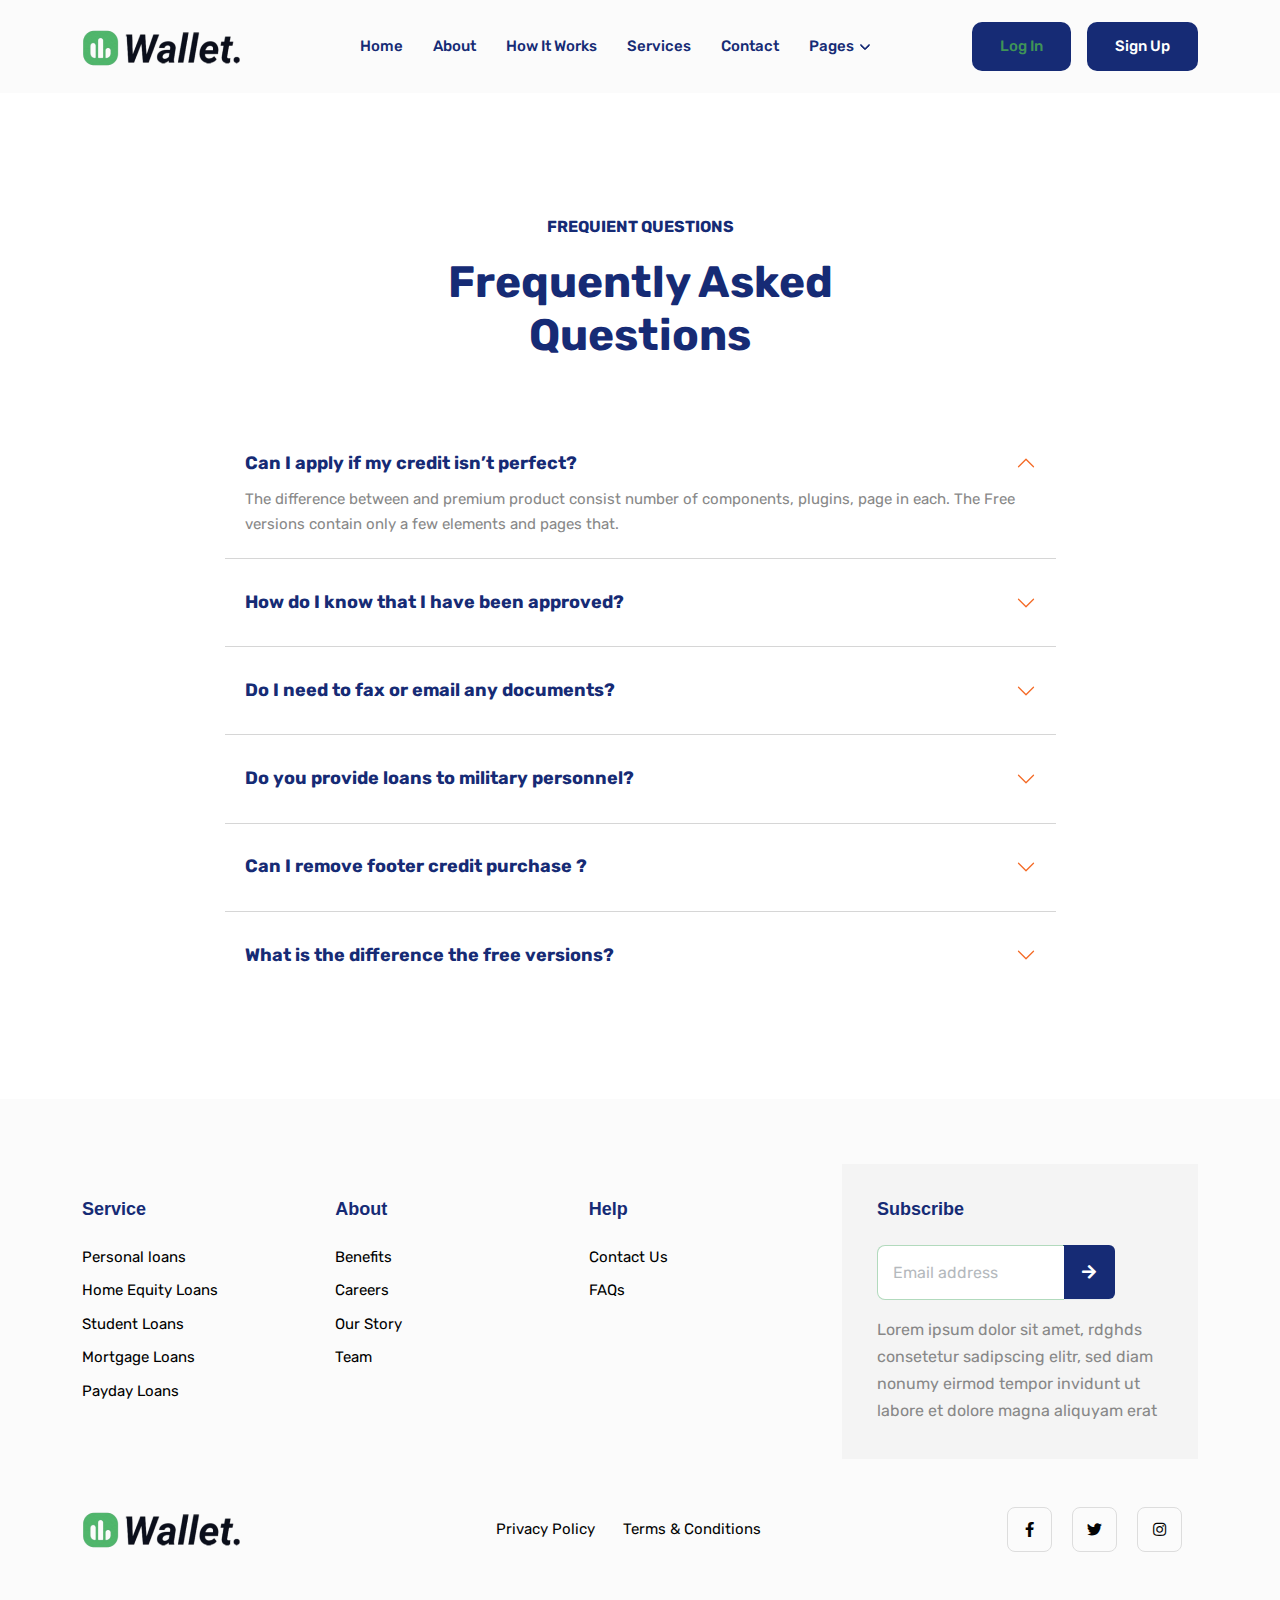
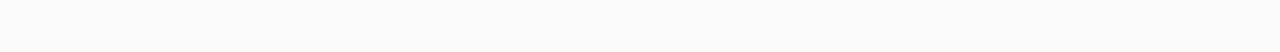
<file: faq.html>
<!DOCTYPE html>

<!--
 // WEBSITE: https://themefisher.com
 // TWITTER: https://twitter.com/themefisher
 // FACEBOOK: https://www.facebook.com/themefisher
 // GITHUB: https://github.com/themefisher/
-->

<html lang="en-us">

<head>
	<meta charset="utf-8">
	<title>Wallet - Payday Loan Service Template</title>
	<meta name="viewport" content="width=device-width, initial-scale=1, maximum-scale=5">
	<meta name="description" content="This is meta description">
	<meta name="author" content="Themefisher">
	<link rel="shortcut icon" href="images/favicon.png" type="image/x-icon">
	<link rel="icon" href="images/favicon.png" type="image/x-icon">

	<!-- # Google Fonts -->
	<link rel="preconnect" href="https://fonts.googleapis.com">
	<link rel="preconnect" href="https://fonts.gstatic.com" crossorigin>
	<link href="https://fonts.googleapis.com/css2?family=Rubik:wght@400;500;700&display=swap" rel="stylesheet">

	<!-- # CSS Plugins -->
	<link rel="stylesheet" href="plugins/slick/slick.css">
	<link rel="stylesheet" href="plugins/font-awesome/fontawesome.min.css">
	<link rel="stylesheet" href="plugins/font-awesome/brands.css">
	<link rel="stylesheet" href="plugins/font-awesome/solid.css">

	<!-- # Main Style Sheet -->
	<link rel="stylesheet" href="css/style.css">
</head>

<body>

<!-- navigation -->
<header class="navigation bg-tertiary">
	<nav class="navbar navbar-expand-xl navbar-light text-center py-3">
		<div class="container">
			<a class="navbar-brand" href="index.html">
				<img loading="prelaod" decoding="async" class="img-fluid" width="160" src="images/logo.png" alt="Wallet">
			</a>
			<button class="navbar-toggler" type="button" data-bs-toggle="collapse" data-bs-target="#navbarSupportedContent" aria-controls="navbarSupportedContent" aria-expanded="false" aria-label="Toggle navigation"> <span class="navbar-toggler-icon"></span>
			</button>
			<div class="collapse navbar-collapse" id="navbarSupportedContent">
				<ul class="navbar-nav mx-auto mb-2 mb-lg-0">
					<li class="nav-item"> <a class="nav-link" href="index.html">Home</a>
					</li>
					<li class="nav-item "> <a class="nav-link" href="about.html">About</a>
					</li>
					<li class="nav-item "> <a class="nav-link" href="how-it-works.html">How It Works</a>
					</li>
					<li class="nav-item "> <a class="nav-link" href="services.html">Services</a>
					</li>
					<li class="nav-item "> <a class="nav-link" href="contact.html">Contact</a>
					</li>
					<li class="nav-item dropdown"> <a class="nav-link dropdown-toggle" href="#" id="navbarDropdown" role="button" data-bs-toggle="dropdown" aria-expanded="false">Pages</a>
						<ul class="dropdown-menu" aria-labelledby="navbarDropdown">
							<li><a class="dropdown-item " href="blog.html">Blog</a>
							</li>
							<li><a class="dropdown-item " href="blog-details.html">Blog Details</a>
							</li>
							<li><a class="dropdown-item " href="service-details.html">Service Details</a>
							</li>
							<li><a class="dropdown-item " href="faq.html">FAQ&#39;s</a>
							</li>
							<li><a class="dropdown-item " href="legal.html">Legal</a>
							</li>
							<li><a class="dropdown-item " href="terms.html">Terms &amp; Condition</a>
							</li>
							<li><a class="dropdown-item " href="privacy-policy.html">Privacy &amp; Policy</a>
							</li>
						</ul>
					</li>
				</ul>
				<!-- account btn --> <a href="#!" class="btn btn-outline-primary">Log In</a>
				<!-- account btn --> <a href="#!" class="btn btn-primary ms-2 ms-lg-3">Sign Up</a>
			</div>
		</div>
	</nav>
</header>
<!-- /navigation -->

<div class="modal applyLoanModal fade" id="applyLoan" tabindex="-1" aria-labelledby="applyLoanLabel" aria-hidden="true">
  <div class="modal-dialog modal-dialog-centered">
    <div class="modal-content">
      <div class="modal-header border-bottom-0">
        <h4 class="modal-title" id="exampleModalLabel">How much do you need?</h4>
        <button type="button" class="btn-close" data-bs-dismiss="modal" aria-label="Close"></button>
      </div>
      <div class="modal-body">
        <form action="#!" method="post">
          <div class="row">
            <div class="col-lg-6 mb-4 pb-2">
              <div class="form-group">
                <label for="loan_amount" class="form-label">Amount</label>
                <input type="number" class="form-control shadow-none" id="loan_amount" placeholder="ex: 25000">
              </div>
            </div>
            <div class="col-lg-6 mb-4 pb-2">
              <div class="form-group">
                <label for="loan_how_long_for" class="form-label">How long for?</label>
                <input type="number" class="form-control shadow-none" id="loan_how_long_for" placeholder="ex: 12">
              </div>
            </div>
            <div class="col-lg-12 mb-4 pb-2">
              <div class="form-group">
                <label for="loan_repayment" class="form-label">Repayment</label>
                <input type="number" class="form-control shadow-none" id="loan_repayment" disabled>
              </div>
            </div>
            <div class="col-lg-6 mb-4 pb-2">
              <div class="form-group">
                <label for="loan_full_name" class="form-label">Full Name</label>
                <input type="text" class="form-control shadow-none" id="loan_full_name">
              </div>
            </div>
            <div class="col-lg-6 mb-4 pb-2">
              <div class="form-group">
                <label for="loan_email_address" class="form-label">Email address</label>
                <input type="email" class="form-control shadow-none" id="loan_email_address">
              </div>
            </div>
            <div class="col-lg-12">
              <button type="submit" class="btn btn-primary w-100">Get Your Loan Now</button>
            </div>
          </div>
        </form>
      </div>
    </div>
  </div>
</div>

<section class="section">
  <div class="container">
    <div class="row justify-content-center mb-5">
      <div class="col-lg-6">
        <div class="section-title text-center">
          <p class="text-primary text-uppercase fw-bold mb-3">Frequient Questions</p>
          <h1>Frequently Asked Questions</h1>
        </div>
      </div>
    </div>
    <div class="row justify-content-center">
      <div class="col-lg-9">
        <div class="accordion accordion-border-bottom" id="accordionFAQ">
          <div class="accordion-item">
            <h2 class="accordion-header accordion-button h5 border-0 active"
              id="heading-ebd23e34fd2ed58299b32c03c521feb0b02f19d9" type="button" data-bs-toggle="collapse"
              data-bs-target="#collapse-ebd23e34fd2ed58299b32c03c521feb0b02f19d9" aria-expanded="true"
              aria-controls="collapse-ebd23e34fd2ed58299b32c03c521feb0b02f19d9">Can I apply if my credit isn&rsquo;t
              perfect?
            </h2>
            <div id="collapse-ebd23e34fd2ed58299b32c03c521feb0b02f19d9"
              class="accordion-collapse collapse border-0 show"
              aria-labelledby="heading-ebd23e34fd2ed58299b32c03c521feb0b02f19d9" data-bs-parent="#accordionFAQ">
              <div class="accordion-body py-0 content">The difference between and premium product consist number of
                components, plugins, page in each. The Free versions contain only a few elements and pages that.</div>
            </div>
          </div>
          <div class="accordion-item">
            <h2 class="accordion-header accordion-button h5 border-0 "
              id="heading-a443e01b4db47b3f4a1267e10594576d52730ec1" type="button" data-bs-toggle="collapse"
              data-bs-target="#collapse-a443e01b4db47b3f4a1267e10594576d52730ec1" aria-expanded="false"
              aria-controls="collapse-a443e01b4db47b3f4a1267e10594576d52730ec1">How do I know that I have been approved?
            </h2>
            <div id="collapse-a443e01b4db47b3f4a1267e10594576d52730ec1" class="accordion-collapse collapse border-0 "
              aria-labelledby="heading-a443e01b4db47b3f4a1267e10594576d52730ec1" data-bs-parent="#accordionFAQ">
              <div class="accordion-body py-0 content">The difference between and premium product consist number of
                components, plugins, page in each. The Free versions contain only a few elements and pages that.</div>
            </div>
          </div>
          <div class="accordion-item">
            <h2 class="accordion-header accordion-button h5 border-0 "
              id="heading-4b82be4be873c8ad699fa97049523ac86b67a8bd" type="button" data-bs-toggle="collapse"
              data-bs-target="#collapse-4b82be4be873c8ad699fa97049523ac86b67a8bd" aria-expanded="false"
              aria-controls="collapse-4b82be4be873c8ad699fa97049523ac86b67a8bd">Do I need to fax or email any documents?
            </h2>
            <div id="collapse-4b82be4be873c8ad699fa97049523ac86b67a8bd" class="accordion-collapse collapse border-0 "
              aria-labelledby="heading-4b82be4be873c8ad699fa97049523ac86b67a8bd" data-bs-parent="#accordionFAQ">
              <div class="accordion-body py-0 content">The difference between and premium product consist number of
                components, plugins, page in each. The Free versions contain only a few elements and pages that.</div>
            </div>
          </div>
          <div class="accordion-item">
            <h2 class="accordion-header accordion-button h5 border-0 "
              id="heading-3e13e9676a9cd6a6f8bfbe6e1e9fc0881ef247b3" type="button" data-bs-toggle="collapse"
              data-bs-target="#collapse-3e13e9676a9cd6a6f8bfbe6e1e9fc0881ef247b3" aria-expanded="false"
              aria-controls="collapse-3e13e9676a9cd6a6f8bfbe6e1e9fc0881ef247b3">Do you provide loans to military
              personnel?
            </h2>
            <div id="collapse-3e13e9676a9cd6a6f8bfbe6e1e9fc0881ef247b3" class="accordion-collapse collapse border-0 "
              aria-labelledby="heading-3e13e9676a9cd6a6f8bfbe6e1e9fc0881ef247b3" data-bs-parent="#accordionFAQ">
              <div class="accordion-body py-0 content">The difference between and premium product consist number of
                components, plugins, page in each. The Free versions contain only a few elements and pages that.</div>
            </div>
          </div>
          <div class="accordion-item">
            <h2 class="accordion-header accordion-button h5 border-0 "
              id="heading-0c2f829793a1f0562fea97120357dd2d43319164" type="button" data-bs-toggle="collapse"
              data-bs-target="#collapse-0c2f829793a1f0562fea97120357dd2d43319164" aria-expanded="false"
              aria-controls="collapse-0c2f829793a1f0562fea97120357dd2d43319164">Can I remove footer credit purchase ?
            </h2>
            <div id="collapse-0c2f829793a1f0562fea97120357dd2d43319164" class="accordion-collapse collapse border-0 "
              aria-labelledby="heading-0c2f829793a1f0562fea97120357dd2d43319164" data-bs-parent="#accordionFAQ">
              <div class="accordion-body py-0 content">The difference between and premium product consist number of
                components, plugins, page in each. The Free versions contain only a few elements and pages that.</div>
            </div>
          </div>
          <div class="accordion-item">
            <h2 class="accordion-header accordion-button h5 border-0 "
              id="heading-8fe6730e26db16f15763887c30a614caa075f518" type="button" data-bs-toggle="collapse"
              data-bs-target="#collapse-8fe6730e26db16f15763887c30a614caa075f518" aria-expanded="false"
              aria-controls="collapse-8fe6730e26db16f15763887c30a614caa075f518">What is the difference the free
              versions?
            </h2>
            <div id="collapse-8fe6730e26db16f15763887c30a614caa075f518" class="accordion-collapse collapse border-0 "
              aria-labelledby="heading-8fe6730e26db16f15763887c30a614caa075f518" data-bs-parent="#accordionFAQ">
              <div class="accordion-body py-0 content">The difference between and premium product consist number of
                components, plugins, page in each. The Free versions contain only a few elements and pages that.</div>
            </div>
          </div>
        </div>
      </div>
    </div>
  </div>
</section>

<footer class="section-sm bg-tertiary">
	<div class="container">
		<div class="row justify-content-between">
			<div class="col-lg-2 col-md-4 col-6 mb-4">
				<div class="footer-widget">
					<h5 class="mb-4 text-primary font-secondary">Service</h5>
					<ul class="list-unstyled">
						<li class="mb-2"><a href="service-details.html">Personal loans</a>
						</li>
						<li class="mb-2"><a href="service-details.html">Home Equity Loans</a>
						</li>
						<li class="mb-2"><a href="service-details.html">Student Loans</a>
						</li>
						<li class="mb-2"><a href="service-details.html">Mortgage Loans</a>
						</li>
						<li class="mb-2"><a href="service-details.html">Payday Loans</a>
						</li>
					</ul>
				</div>
			</div>
			<div class="col-lg-2 col-md-4 col-6 mb-4">
				<div class="footer-widget">
					<h5 class="mb-4 text-primary font-secondary">About</h5>
					<ul class="list-unstyled">
						<li class="mb-2"><a href="#!">Benefits</a>
						</li>
						<li class="mb-2"><a href="#!">Careers</a>
						</li>
						<li class="mb-2"><a href="#!">Our Story</a>
						</li>
						<li class="mb-2"><a href="#!">Team</a>
						</li>
					</ul>
				</div>
			</div>
			<div class="col-lg-2 col-md-4 col-6 mb-4">
				<div class="footer-widget">
					<h5 class="mb-4 text-primary font-secondary">Help</h5>
					<ul class="list-unstyled">
						<li class="mb-2"><a href="contact.html">Contact Us</a>
						</li>
						<li class="mb-2"><a href="faq.html">FAQs</a>
						</li>
					</ul>
				</div>
			</div>
			<div class="col-lg-4 col-md-12 newsletter-form">
				<div style="background-color: #F4F4F4; padding: 35px;">
					<h5 class="mb-4 text-primary font-secondary">Subscribe</h5>
					<div class="pe-0 pe-xl-5">
						<form action="#!" method="post" name="mc-embedded-subscribe-form" target="_blank">
							<div class="input-group mb-3">
								<input type="text" class="form-control shadow-none bg-white border-end-0" placeholder="Email address"> <span class="input-group-text border-0 p-0">
                    <button class="input-group-text border-0 bg-primary" type="submit" name="subscribe"
                      aria-label="Subscribe for Newsletter"><i class="fas fa-arrow-right"></i></button>
                  </span>
							</div>
							<div style="position: absolute; left: -5000px;" aria-hidden="true">
								<input type="text" name="b_463ee871f45d2d93748e77cad_a0a2c6d074" tabindex="-1">
							</div>
						</form>
					</div>
					<p class="mb-0">Lorem ipsum dolor sit amet, rdghds consetetur sadipscing elitr, sed diam nonumy eirmod tempor invidunt ut labore et dolore magna aliquyam erat</p>
				</div>
			</div>
		</div>
		<div class="row align-items-center mt-5 text-center text-md-start">
			<div class="col-lg-4">
        <a href="index.html">
          <img loading="prelaod" decoding="async" class="img-fluid" width="160" src="images/logo.png" alt="Wallet">
        </a>
			</div>
			<div class="col-lg-4 col-md-6 mt-4 mt-lg-0">
				<ul class="list-unstyled list-inline mb-0 text-lg-center">
					<li class="list-inline-item me-4"><a class="text-black" href="privacy-policy.html">Privacy Policy</a>
					</li>
					<li class="list-inline-item me-4"><a class="text-black" href="terms.html">Terms &amp; Conditions</a>
					</li>
				</ul>
			</div>
			<div class="col-lg-4 col-md-6 text-md-end mt-4 mt-md-0">
				<ul class="list-unstyled list-inline mb-0 social-icons">
					<li class="list-inline-item me-3"><a title="Explorer Facebook Profile" class="text-black" href="https://facebook.com/"><i class="fab fa-facebook-f"></i></a>
					</li>
					<li class="list-inline-item me-3"><a title="Explorer Twitter Profile" class="text-black" href="https://twitter.com/"><i class="fab fa-twitter"></i></a>
					</li>
					<li class="list-inline-item me-3"><a title="Explorer Instagram Profile" class="text-black" href="https://instagram.com/"><i class="fab fa-instagram"></i></a>
					</li>
				</ul>
			</div>
		</div>
	</div>
</footer>


<!-- # JS Plugins -->
<script src="plugins/jquery/jquery.min.js"></script>
<script src="plugins/bootstrap/bootstrap.min.js"></script>
<script src="plugins/slick/slick.min.js"></script>
<script src="plugins/scrollmenu/scrollmenu.min.js"></script>

<!-- Main Script -->
<script src="js/script.js"></script>

</body>
</html>
</file>
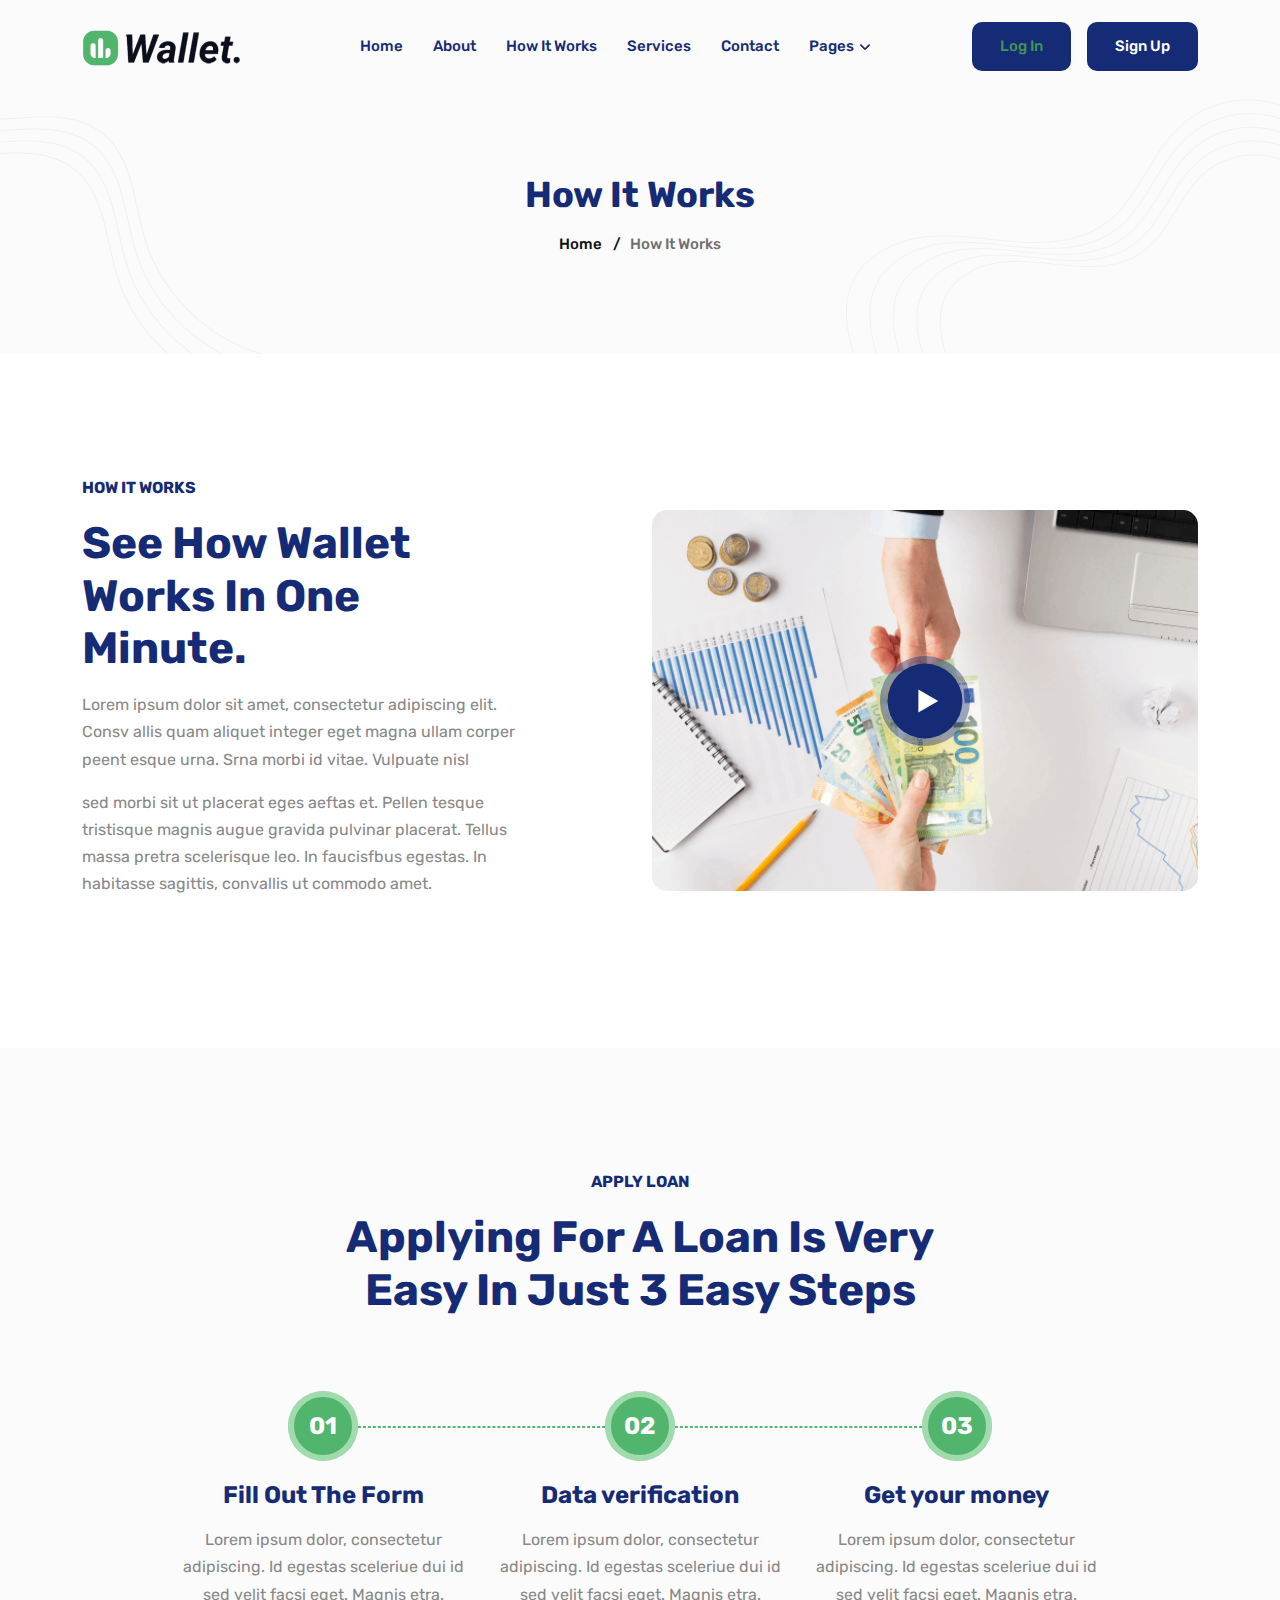
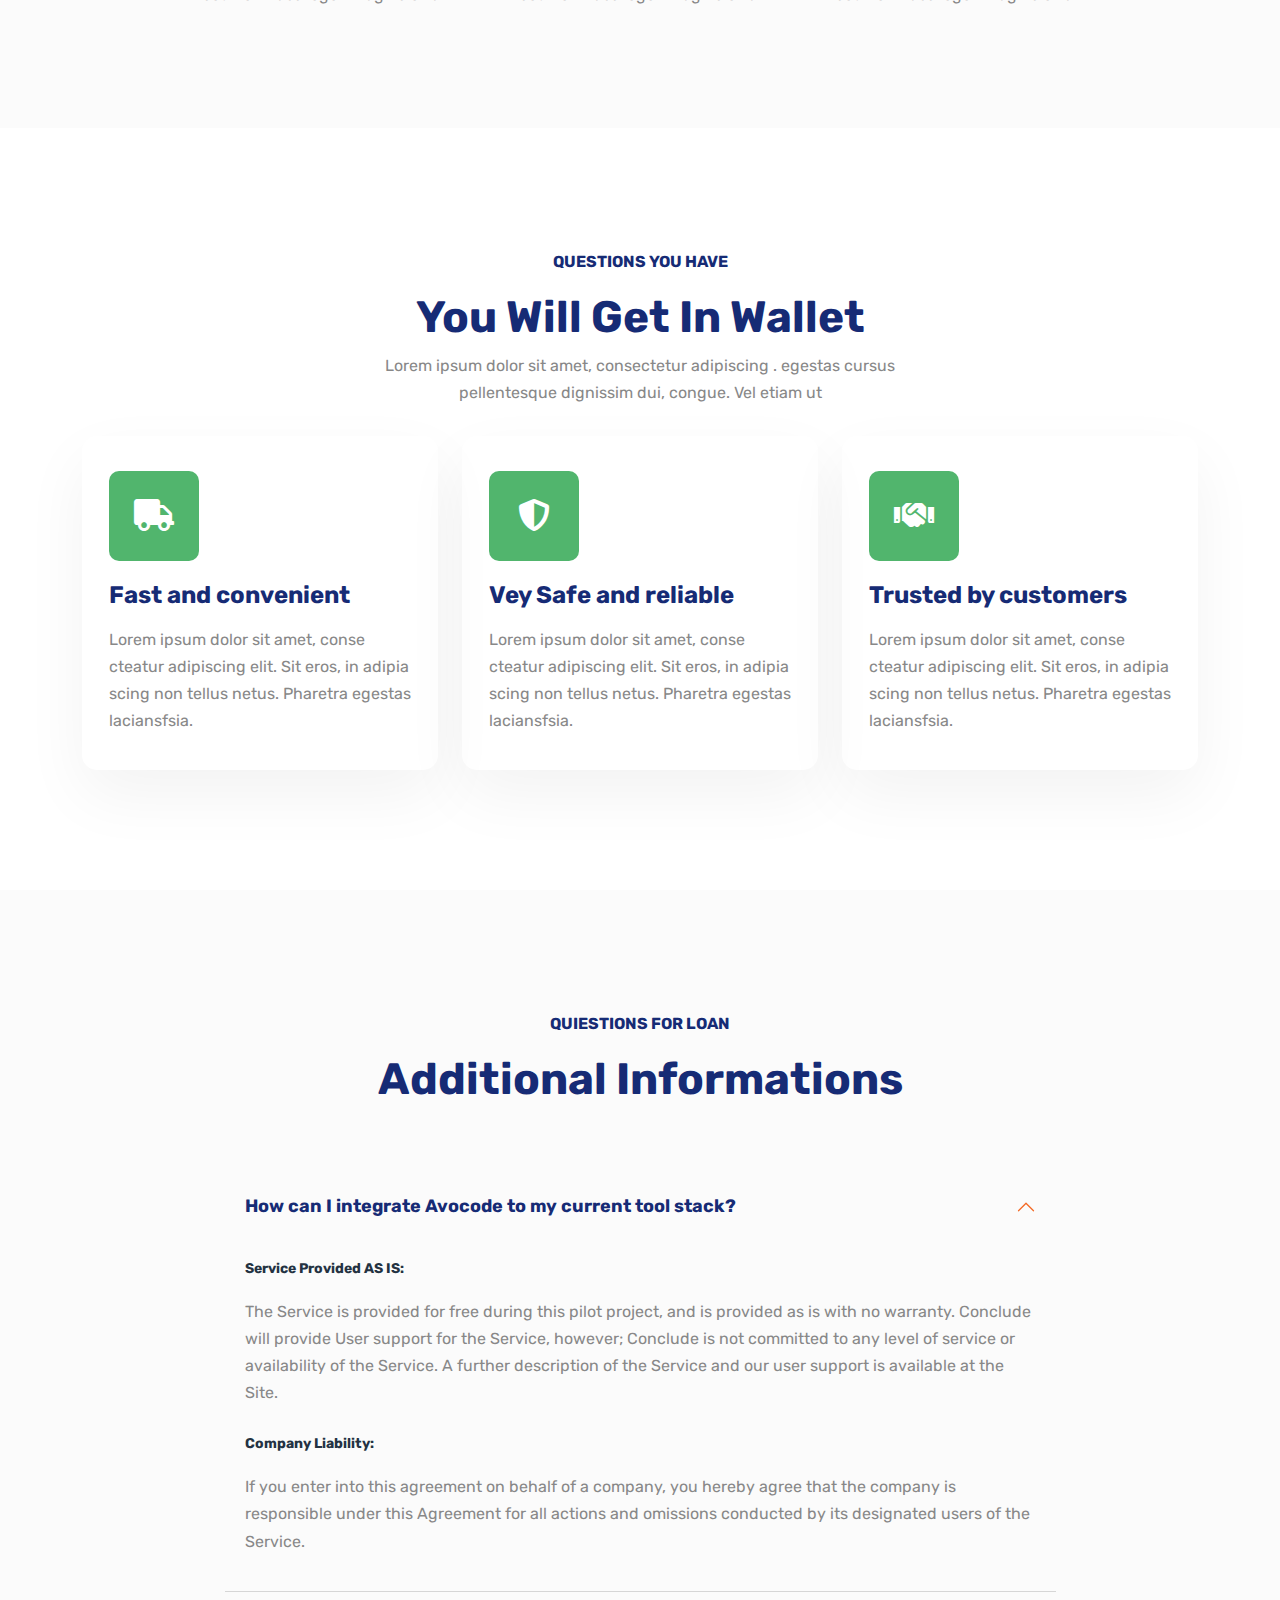
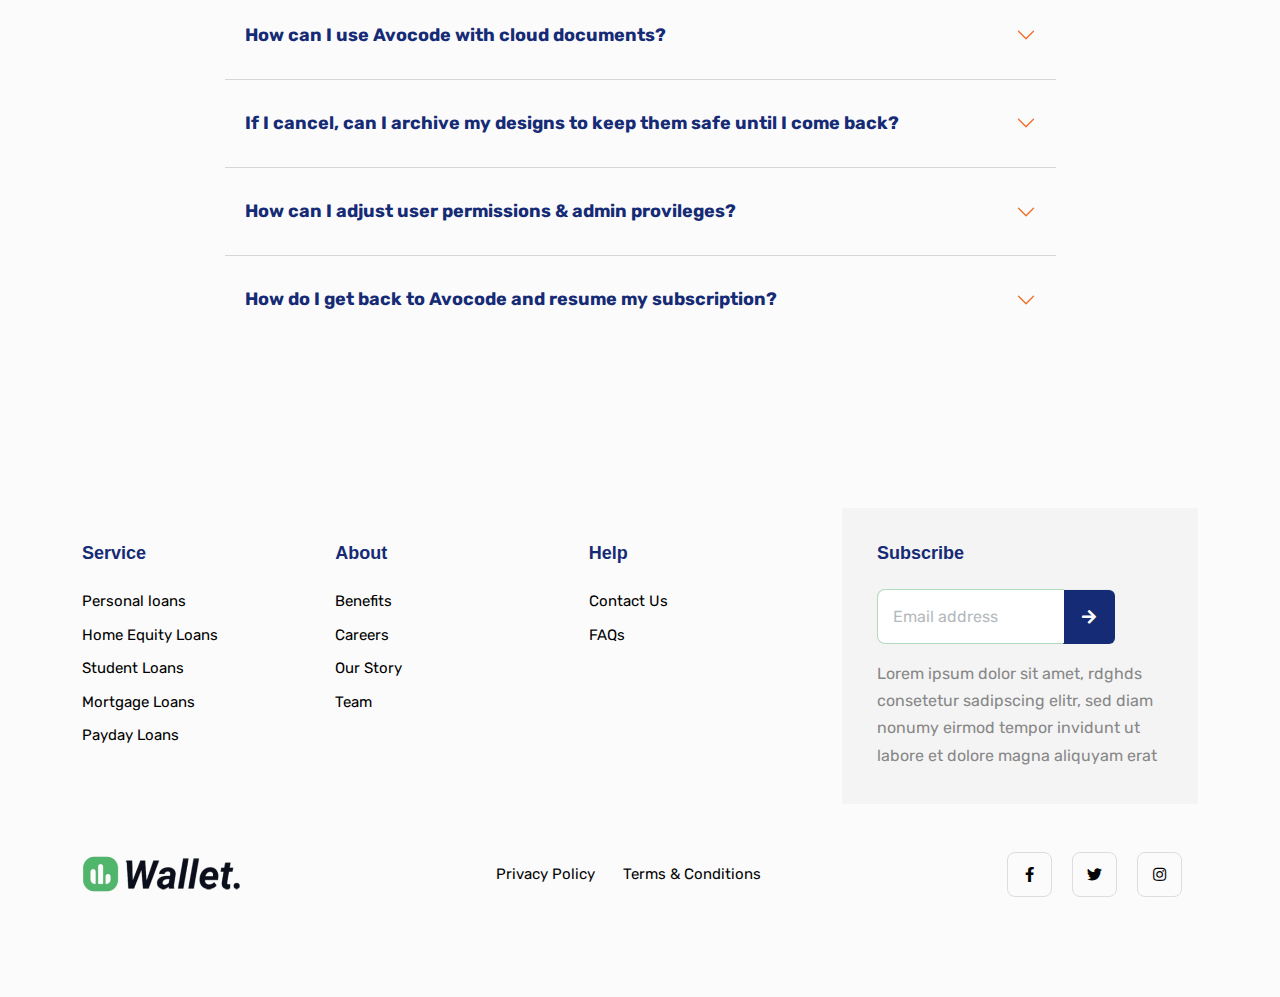
<file: how-it-works.html>
<!DOCTYPE html>

<!--
 // WEBSITE: https://themefisher.com
 // TWITTER: https://twitter.com/themefisher
 // FACEBOOK: https://www.facebook.com/themefisher
 // GITHUB: https://github.com/themefisher/
-->

<html lang="en-us">

<head>
	<meta charset="utf-8">
	<title>Wallet - Payday Loan Service Template</title>
	<meta name="viewport" content="width=device-width, initial-scale=1, maximum-scale=5">
	<meta name="description" content="This is meta description">
	<meta name="author" content="Themefisher">
	<link rel="shortcut icon" href="images/favicon.png" type="image/x-icon">
	<link rel="icon" href="images/favicon.png" type="image/x-icon">

	<!-- # Google Fonts -->
	<link rel="preconnect" href="https://fonts.googleapis.com">
	<link rel="preconnect" href="https://fonts.gstatic.com" crossorigin>
	<link href="https://fonts.googleapis.com/css2?family=Rubik:wght@400;500;700&display=swap" rel="stylesheet">

	<!-- # CSS Plugins -->
	<link rel="stylesheet" href="plugins/slick/slick.css">
	<link rel="stylesheet" href="plugins/font-awesome/fontawesome.min.css">
	<link rel="stylesheet" href="plugins/font-awesome/brands.css">
	<link rel="stylesheet" href="plugins/font-awesome/solid.css">

	<!-- # Main Style Sheet -->
	<link rel="stylesheet" href="css/style.css">
</head>

<body>

<!-- navigation -->
<header class="navigation bg-tertiary">
	<nav class="navbar navbar-expand-xl navbar-light text-center py-3">
		<div class="container">
			<a class="navbar-brand" href="index.html">
				<img loading="prelaod" decoding="async" class="img-fluid" width="160" src="images/logo.png" alt="Wallet">
			</a>
			<button class="navbar-toggler" type="button" data-bs-toggle="collapse" data-bs-target="#navbarSupportedContent" aria-controls="navbarSupportedContent" aria-expanded="false" aria-label="Toggle navigation"> <span class="navbar-toggler-icon"></span>
			</button>
			<div class="collapse navbar-collapse" id="navbarSupportedContent">
				<ul class="navbar-nav mx-auto mb-2 mb-lg-0">
					<li class="nav-item"> <a class="nav-link" href="index.html">Home</a>
					</li>
					<li class="nav-item "> <a class="nav-link" href="about.html">About</a>
					</li>
					<li class="nav-item "> <a class="nav-link" href="how-it-works.html">How It Works</a>
					</li>
					<li class="nav-item "> <a class="nav-link" href="services.html">Services</a>
					</li>
					<li class="nav-item "> <a class="nav-link" href="contact.html">Contact</a>
					</li>
					<li class="nav-item dropdown"> <a class="nav-link dropdown-toggle" href="#" id="navbarDropdown" role="button" data-bs-toggle="dropdown" aria-expanded="false">Pages</a>
						<ul class="dropdown-menu" aria-labelledby="navbarDropdown">
							<li><a class="dropdown-item " href="blog.html">Blog</a>
							</li>
							<li><a class="dropdown-item " href="blog-details.html">Blog Details</a>
							</li>
							<li><a class="dropdown-item " href="service-details.html">Service Details</a>
							</li>
							<li><a class="dropdown-item " href="faq.html">FAQ&#39;s</a>
							</li>
							<li><a class="dropdown-item " href="legal.html">Legal</a>
							</li>
							<li><a class="dropdown-item " href="terms.html">Terms &amp; Condition</a>
							</li>
							<li><a class="dropdown-item " href="privacy-policy.html">Privacy &amp; Policy</a>
							</li>
						</ul>
					</li>
				</ul>
				<!-- account btn --> <a href="#!" class="btn btn-outline-primary">Log In</a>
				<!-- account btn --> <a href="#!" class="btn btn-primary ms-2 ms-lg-3">Sign Up</a>
			</div>
		</div>
	</nav>
</header>
<!-- /navigation -->

<div class="modal applyLoanModal fade" id="applyLoan" tabindex="-1" aria-labelledby="applyLoanLabel" aria-hidden="true">
  <div class="modal-dialog modal-dialog-centered">
    <div class="modal-content">
      <div class="modal-header border-bottom-0">
        <h4 class="modal-title" id="exampleModalLabel">How much do you need?</h4>
        <button type="button" class="btn-close" data-bs-dismiss="modal" aria-label="Close"></button>
      </div>
      <div class="modal-body">
        <form action="#!" method="post">
          <div class="row">
            <div class="col-lg-6 mb-4 pb-2">
              <div class="form-group">
                <label for="loan_amount" class="form-label">Amount</label>
                <input type="number" class="form-control shadow-none" id="loan_amount" placeholder="ex: 25000">
              </div>
            </div>
            <div class="col-lg-6 mb-4 pb-2">
              <div class="form-group">
                <label for="loan_how_long_for" class="form-label">How long for?</label>
                <input type="number" class="form-control shadow-none" id="loan_how_long_for" placeholder="ex: 12">
              </div>
            </div>
            <div class="col-lg-12 mb-4 pb-2">
              <div class="form-group">
                <label for="loan_repayment" class="form-label">Repayment</label>
                <input type="number" class="form-control shadow-none" id="loan_repayment" disabled>
              </div>
            </div>
            <div class="col-lg-6 mb-4 pb-2">
              <div class="form-group">
                <label for="loan_full_name" class="form-label">Full Name</label>
                <input type="text" class="form-control shadow-none" id="loan_full_name">
              </div>
            </div>
            <div class="col-lg-6 mb-4 pb-2">
              <div class="form-group">
                <label for="loan_email_address" class="form-label">Email address</label>
                <input type="email" class="form-control shadow-none" id="loan_email_address">
              </div>
            </div>
            <div class="col-lg-12">
              <button type="submit" class="btn btn-primary w-100">Get Your Loan Now</button>
            </div>
          </div>
        </form>
      </div>
    </div>
  </div>
</div>

<section class="page-header bg-tertiary">
	<div class="container">
		<div class="row">
			<div class="col-8 mx-auto text-center">
				<h2 class="mb-3 text-capitalize">How It Works</h2>
				<ul class="list-inline breadcrumbs text-capitalize" style="font-weight:500">
					<li class="list-inline-item"><a href="index.html">Home</a>
					</li>
					<li class="list-inline-item">/ &nbsp; <a href="how-it-works.html">How it works</a>
					</li>
				</ul>
			</div>
		</div>
	</div>
	<div class="has-shapes">
		<svg class="shape shape-left text-light" viewBox="0 0 192 752" fill="none" xmlns="http://www.w3.org/2000/svg">
			<path d="M-30.883 0C-41.3436 36.4248 -22.7145 75.8085 4.29154 102.398C31.2976 128.987 65.8677 146.199 97.6457 166.87C129.424 187.542 160.139 213.902 172.162 249.847C193.542 313.799 149.886 378.897 129.069 443.036C97.5623 540.079 122.109 653.229 191 728.495" stroke="currentColor" stroke-miterlimit="10" />
			<path d="M-55.5959 7.52271C-66.0565 43.9475 -47.4274 83.3312 -20.4214 109.92C6.58466 136.51 41.1549 153.722 72.9328 174.393C104.711 195.064 135.426 221.425 147.449 257.37C168.829 321.322 125.174 386.42 104.356 450.559C72.8494 547.601 97.3965 660.752 166.287 736.018" stroke="currentColor" stroke-miterlimit="10" />
			<path d="M-80.3302 15.0449C-90.7909 51.4697 -72.1617 90.8535 -45.1557 117.443C-18.1497 144.032 16.4205 161.244 48.1984 181.915C79.9763 202.587 110.691 228.947 122.715 264.892C144.095 328.844 100.439 393.942 79.622 458.081C48.115 555.123 72.6622 668.274 141.552 743.54" stroke="currentColor" stroke-miterlimit="10" />
			<path d="M-105.045 22.5676C-115.506 58.9924 -96.8766 98.3762 -69.8706 124.965C-42.8646 151.555 -8.29436 168.767 23.4835 189.438C55.2615 210.109 85.9766 236.469 98.0001 272.415C119.38 336.367 75.7243 401.464 54.9072 465.604C23.4002 562.646 47.9473 675.796 116.838 751.063" stroke="currentColor" stroke-miterlimit="10" />
		</svg>
		<svg class="shape shape-right text-light" viewBox="0 0 731 746" fill="none" xmlns="http://www.w3.org/2000/svg">
			<path d="M12.1794 745.14C1.80036 707.275 -5.75764 666.015 8.73984 629.537C27.748 581.745 80.4729 554.968 131.538 548.843C182.604 542.703 234.032 552.841 285.323 556.748C336.615 560.64 391.543 557.276 433.828 527.964C492.452 487.323 511.701 408.123 564.607 360.255C608.718 320.353 675.307 307.183 731.29 327.323" stroke="currentColor" stroke-miterlimit="10" />
			<path d="M51.0253 745.14C41.2045 709.326 34.0538 670.284 47.7668 635.783C65.7491 590.571 115.623 565.242 163.928 559.449C212.248 553.641 260.884 563.235 309.4 566.931C357.916 570.627 409.887 567.429 449.879 539.701C505.35 501.247 523.543 426.331 573.598 381.059C615.326 343.314 678.324 330.853 731.275 349.906" stroke="currentColor" stroke-miterlimit="10" />
			<path d="M89.8715 745.14C80.6239 711.363 73.8654 674.568 86.8091 642.028C103.766 599.396 150.788 575.515 196.347 570.054C241.906 564.578 287.767 573.629 333.523 577.099C379.278 580.584 428.277 577.567 465.976 551.423C518.279 515.172 535.431 444.525 582.62 401.832C621.964 366.229 681.356 354.493 731.291 372.46" stroke="currentColor" stroke-miterlimit="10" />
			<path d="M128.718 745.14C120.029 713.414 113.678 678.838 125.837 648.274C141.768 608.221 185.939 585.788 228.737 580.659C271.536 575.515 314.621 584.008 357.6 587.282C400.58 590.556 446.607 587.719 482.028 563.16C531.163 529.111 547.275 462.733 591.612 422.635C628.572 389.19 684.375 378.162 731.276 395.043" stroke="currentColor" stroke-miterlimit="10" />
			<path d="M167.564 745.14C159.432 715.451 153.504 683.107 164.863 654.519C179.753 617.046 221.088 596.062 261.126 591.265C301.164 586.452 341.473 594.402 381.677 597.465C421.88 600.527 464.95 597.872 498.094 574.896C544.061 543.035 559.146 480.942 600.617 443.423C635.194 412.135 687.406 401.817 731.276 417.612" stroke="currentColor" stroke-miterlimit="10" />
			<path d="M817.266 289.466C813.108 259.989 787.151 237.697 759.261 227.271C731.372 216.846 701.077 215.553 671.666 210.904C642.254 206.24 611.795 197.156 591.664 175.224C555.853 136.189 566.345 75.5336 560.763 22.8649C552.302 -56.8256 498.487 -130.133 425 -162.081" stroke="currentColor" stroke-miterlimit="10" />
			<path d="M832.584 276.159C828.427 246.683 802.469 224.391 774.58 213.965C746.69 203.539 716.395 202.246 686.984 197.598C657.573 192.934 627.114 183.85 606.982 161.918C571.172 122.883 581.663 62.2275 576.082 9.55873C567.62 -70.1318 513.806 -143.439 440.318 -175.387" stroke="currentColor" stroke-miterlimit="10" />
			<path d="M847.904 262.853C843.747 233.376 817.789 211.084 789.9 200.659C762.011 190.233 731.716 188.94 702.304 184.292C672.893 179.627 642.434 170.544 622.303 148.612C586.492 109.577 596.983 48.9211 591.402 -3.74766C582.94 -83.4382 529.126 -156.746 455.638 -188.694" stroke="currentColor" stroke-miterlimit="10" />
			<path d="M863.24 249.547C859.083 220.07 833.125 197.778 805.236 187.353C777.347 176.927 747.051 175.634 717.64 170.986C688.229 166.321 657.77 157.237 637.639 135.306C601.828 96.2707 612.319 35.6149 606.738 -17.0538C598.276 -96.7443 544.462 -170.052 470.974 -202" stroke="currentColor" stroke-miterlimit="10" />
		</svg>
	</div>
</section>

<section class="section">
	<div class="container">
		<div class="row justify-content-between align-items-center">
			<div class="col-lg-5">
				<div class="section-title">
					<p class="text-primary text-uppercase fw-bold mb-3">How It Works</p>
					<h1>See How Wallet Works In One Minute.</h1>
					<p>
						<p>Lorem ipsum dolor sit amet, consectetur adipiscing elit. Consv allis quam aliquet integer eget magna ullam corper peent esque urna. Srna morbi id vitae. Vulpuate nisl</p>
						<p>sed morbi sit ut placerat eges aeftas et. Pellen tesque tristisque magnis augue gravida pulvinar placerat. Tellus massa pretra scelerisque leo. In faucisfbus egestas. In habitasse sagittis, convallis ut commodo amet.</p>
					</p>
				</div>
			</div>
			<div class="col-lg-6 mt-5 mt-lg-0">
				<div class="has-video-popup position-relative">
					<img loading="lazy" decoding="async" src="images/video-thumb.png" alt="video thumb" class="rounded-lg w-100">
					<button type="button" class="video-play-btn border-0 bg-transparent" data-bs-toggle="modal" data-src="https://www.youtube.com/embed/dyZcRRWiuuw" data-bs-target="#videoModal">
						<svg class="text-primary" viewBox="0 0 90 90" fill="none" xmlns="http://www.w3.org/2000/svg">
							<circle cx="45" cy="45" r="45" fill="currentColor" fill-opacity="0.4" />
							<circle cx="44.9995" cy="45" r="37.437" fill="currentColor" />
							<path d="M58.2354 44.9999L38.3824 56.462L38.3824 33.5378L58.2354 44.9999Z" fill="white" />
						</svg>
					</button>
				</div>
			</div>
		</div>
	</div>
</section>
<div class="modal fade rounded overflow-hidden" id="videoModal" tabindex="-1" role="dialog" aria-hidden="true">
	<div class="modal-dialog modal-lg modal-dialog-centered" role="document">
		<div class="modal-content border-0">
			<div class="text-center p-3">
				<button type="button" class="bg-transparent border-0" data-bs-dismiss="modal" aria-label="Close"><i class="fas fa-times"></i>
				</button>
			</div>
			<div class="modal-body p-0">
				<div class="ratio ratio-16x9 rounded-bottom overflow-hidden">
					<iframe src="" id="showVideo" allowscriptaccess="always" allow="autoplay" allowfullscreen></iframe>
				</div>
			</div>
		</div>
	</div>
</div>
<section class="section loan-steps bg-tertiary">
	<div class="container">
		<div class="row justify-content-center align-items-center">
			<div class="col-lg-7">
				<div class="section-title text-center">
					<p class="text-primary text-uppercase fw-bold mb-3">Apply Loan</p>
					<h1>Applying For A Loan Is Very Easy In Just 3 Easy Steps</h1>
				</div>
			</div>
		</div>
		<div class="row justify-content-center">
			<div class="col-lg-10">
				<div class="row justify-content-center">
					<div class="step-item col-lg-4 col-md-6">
						<div class="text-center">
							<p class="count">01</p>
							<h3 class="mb-3">Fill Out The Form</h3>
							<p class="mb-0">Lorem ipsum dolor, consectetur adipiscing. Id egestas sceleriue dui id sed velit facsi eget. Magnis etra.</p>
						</div>
					</div>
					<div class="step-item col-lg-4 col-md-6">
						<div class="text-center">
							<p class="count">02</p>
							<h3 class="mb-3">Data verification</h3>
							<p class="mb-0">Lorem ipsum dolor, consectetur adipiscing. Id egestas sceleriue dui id sed velit facsi eget. Magnis etra.</p>
						</div>
					</div>
					<div class="step-item col-lg-4 col-md-6">
						<div class="text-center">
							<p class="count">03</p>
							<h3 class="mb-3">Get your money</h3>
							<p class="mb-0">Lorem ipsum dolor, consectetur adipiscing. Id egestas sceleriue dui id sed velit facsi eget. Magnis etra.</p>
						</div>
					</div>
				</div>
			</div>
		</div>
	</div>
</section>
<section class="section">
	<div class="container">
		<div class="row justify-content-center align-items-center">
			<div class="col-lg-6">
				<div class="section-title text-center">
					<p class="text-primary text-uppercase fw-bold mb-3">Questions You Have</p>
					<h1>You Will Get In Wallet</h1>
					<p>Lorem ipsum dolor sit amet, consectetur adipiscing . egestas cursus pellentesque dignissim dui, congue. Vel etiam ut</p>
				</div>
			</div>
		</div>
		<div class="row justify-content-center">
			<div class="icon-box-item col-lg-4 col-md-6">
				<div class="block">
					<div class="icon"> <i class="fas fa-truck"></i>
					</div>
					<h3 class="mb-3">Fast and convenient</h3>
					<p class="mb-0">Lorem ipsum dolor sit amet, conse cteatur adipiscing elit. Sit eros, in adipia scing non tellus netus. Pharetra egestas laciansfsia.</p>
				</div>
			</div>
			<div class="icon-box-item col-lg-4 col-md-6">
				<div class="block">
					<div class="icon"> <i class="fas fa-shield-alt"></i>
					</div>
					<h3 class="mb-3">Vey Safe and reliable</h3>
					<p class="mb-0">Lorem ipsum dolor sit amet, conse cteatur adipiscing elit. Sit eros, in adipia scing non tellus netus. Pharetra egestas laciansfsia.</p>
				</div>
			</div>
			<div class="icon-box-item col-lg-4 col-md-6">
				<div class="block">
					<div class="icon"> <i class="fas fa-handshake"></i>
					</div>
					<h3 class="mb-3">Trusted by customers</h3>
					<p class="mb-0">Lorem ipsum dolor sit amet, conse cteatur adipiscing elit. Sit eros, in adipia scing non tellus netus. Pharetra egestas laciansfsia.</p>
				</div>
			</div>
		</div>
	</div>
</section>
<section class="section bg-tertiary">
	<div class="container">
		<div class="row justify-content-center align-items-center mb-5">
			<div class="col-lg-6">
				<div class="section-title text-center">
					<p class="text-primary text-uppercase fw-bold mb-3">QUIESTIONS fOR LOAN</p>
					<h1>Additional Informations</h1>
				</div>
			</div>
		</div>
		<div class="row justify-content-center">
			<div class="col-lg-9">
				<div class="accordion accordion-border-bottom" id="additional_Info">
					<div class="accordion-item bg-transparent">
						<h2 class="accordion-header accordion-button h5 border-0 active" id="heading-8a4ed081f8ec73b6e9377f609cffed128b925ed9" type="button" data-bs-toggle="collapse" data-bs-target="#collapse-8a4ed081f8ec73b6e9377f609cffed128b925ed9" aria-expanded="true" aria-controls="collapse-8a4ed081f8ec73b6e9377f609cffed128b925ed9">How can I integrate Avocode to my
              current tool stack?
            </h2>
						<div id="collapse-8a4ed081f8ec73b6e9377f609cffed128b925ed9" class="accordion-collapse collapse border-0 show" aria-labelledby="heading-8a4ed081f8ec73b6e9377f609cffed128b925ed9" data-bs-parent="#additional_Info">
							<div class="accordion-body py-0 content">
								<h6 id="service-provided-as-is">Service Provided AS IS:</h6>
								<p>The Service is provided for free during this pilot project, and is provided as is with no warranty. Conclude will provide User support for the Service, however; Conclude is not committed to any level of service or availability of the Service. A further description of the Service and our user support is available at the Site.</p>
								<h6 id="company-liability">Company Liability:</h6>
								<p>If you enter into this agreement on behalf of a company, you hereby agree that the company is responsible under this Agreement for all actions and omissions conducted by its designated users of the Service.</p>
							</div>
						</div>
					</div>
					<div class="accordion-item bg-transparent">
						<h2 class="accordion-header accordion-button h5 border-0 " id="heading-5547386a6e7381108d294d5eebe26d464fcd8c2c" type="button" data-bs-toggle="collapse" data-bs-target="#collapse-5547386a6e7381108d294d5eebe26d464fcd8c2c" aria-expanded="false" aria-controls="collapse-5547386a6e7381108d294d5eebe26d464fcd8c2c">How can I use Avocode with cloud
              documents?
            </h2>
						<div id="collapse-5547386a6e7381108d294d5eebe26d464fcd8c2c" class="accordion-collapse collapse border-0 " aria-labelledby="heading-5547386a6e7381108d294d5eebe26d464fcd8c2c" data-bs-parent="#additional_Info">
							<div class="accordion-body py-0 content">The difference between and premium product consist number of components, plugins, page in each. The Free versions contain only a few elements and pages that.</div>
						</div>
					</div>
					<div class="accordion-item bg-transparent">
						<h2 class="accordion-header accordion-button h5 border-0 " id="heading-c9475aed4d896279ec43e21b49f55179d31b95ee" type="button" data-bs-toggle="collapse" data-bs-target="#collapse-c9475aed4d896279ec43e21b49f55179d31b95ee" aria-expanded="false" aria-controls="collapse-c9475aed4d896279ec43e21b49f55179d31b95ee">If I cancel, can I archive my designs
              to keep them safe until I come back?
            </h2>
						<div id="collapse-c9475aed4d896279ec43e21b49f55179d31b95ee" class="accordion-collapse collapse border-0 " aria-labelledby="heading-c9475aed4d896279ec43e21b49f55179d31b95ee" data-bs-parent="#additional_Info">
							<div class="accordion-body py-0 content">The difference between and premium product consist number of components, plugins, page in each. The Free versions contain only a few elements and pages that.</div>
						</div>
					</div>
					<div class="accordion-item bg-transparent">
						<h2 class="accordion-header accordion-button h5 border-0 " id="heading-202f9ad39223c3254b19b10ed0e635bc52686306" type="button" data-bs-toggle="collapse" data-bs-target="#collapse-202f9ad39223c3254b19b10ed0e635bc52686306" aria-expanded="false" aria-controls="collapse-202f9ad39223c3254b19b10ed0e635bc52686306">How can I adjust user permissions
              &amp; admin provileges?
            </h2>
						<div id="collapse-202f9ad39223c3254b19b10ed0e635bc52686306" class="accordion-collapse collapse border-0 " aria-labelledby="heading-202f9ad39223c3254b19b10ed0e635bc52686306" data-bs-parent="#additional_Info">
							<div class="accordion-body py-0 content">The difference between and premium product consist number of components, plugins, page in each. The Free versions contain only a few elements and pages that.</div>
						</div>
					</div>
					<div class="accordion-item bg-transparent">
						<h2 class="accordion-header accordion-button h5 border-0 " id="heading-85282f95ad03ef14f79af368179d94939e4ed160" type="button" data-bs-toggle="collapse" data-bs-target="#collapse-85282f95ad03ef14f79af368179d94939e4ed160" aria-expanded="false" aria-controls="collapse-85282f95ad03ef14f79af368179d94939e4ed160">How do I get back to Avocode and
              resume my subscription?
            </h2>
						<div id="collapse-85282f95ad03ef14f79af368179d94939e4ed160" class="accordion-collapse collapse border-0 " aria-labelledby="heading-85282f95ad03ef14f79af368179d94939e4ed160" data-bs-parent="#additional_Info">
							<div class="accordion-body py-0 content">The difference between and premium product consist number of components, plugins, page in each. The Free versions contain only a few elements and pages that.</div>
						</div>
					</div>
				</div>
			</div>
		</div>
	</div>
</section>

<footer class="section-sm bg-tertiary">
	<div class="container">
		<div class="row justify-content-between">
			<div class="col-lg-2 col-md-4 col-6 mb-4">
				<div class="footer-widget">
					<h5 class="mb-4 text-primary font-secondary">Service</h5>
					<ul class="list-unstyled">
						<li class="mb-2"><a href="service-details.html">Personal loans</a>
						</li>
						<li class="mb-2"><a href="service-details.html">Home Equity Loans</a>
						</li>
						<li class="mb-2"><a href="service-details.html">Student Loans</a>
						</li>
						<li class="mb-2"><a href="service-details.html">Mortgage Loans</a>
						</li>
						<li class="mb-2"><a href="service-details.html">Payday Loans</a>
						</li>
					</ul>
				</div>
			</div>
			<div class="col-lg-2 col-md-4 col-6 mb-4">
				<div class="footer-widget">
					<h5 class="mb-4 text-primary font-secondary">About</h5>
					<ul class="list-unstyled">
						<li class="mb-2"><a href="#!">Benefits</a>
						</li>
						<li class="mb-2"><a href="#!">Careers</a>
						</li>
						<li class="mb-2"><a href="#!">Our Story</a>
						</li>
						<li class="mb-2"><a href="#!">Team</a>
						</li>
					</ul>
				</div>
			</div>
			<div class="col-lg-2 col-md-4 col-6 mb-4">
				<div class="footer-widget">
					<h5 class="mb-4 text-primary font-secondary">Help</h5>
					<ul class="list-unstyled">
						<li class="mb-2"><a href="contact.html">Contact Us</a>
						</li>
						<li class="mb-2"><a href="faq.html">FAQs</a>
						</li>
					</ul>
				</div>
			</div>
			<div class="col-lg-4 col-md-12 newsletter-form">
				<div style="background-color: #F4F4F4; padding: 35px;">
					<h5 class="mb-4 text-primary font-secondary">Subscribe</h5>
					<div class="pe-0 pe-xl-5">
						<form action="#!" method="post" name="mc-embedded-subscribe-form" target="_blank">
							<div class="input-group mb-3">
								<input type="text" class="form-control shadow-none bg-white border-end-0" placeholder="Email address"> <span class="input-group-text border-0 p-0">
                    <button class="input-group-text border-0 bg-primary" type="submit" name="subscribe"
                      aria-label="Subscribe for Newsletter"><i class="fas fa-arrow-right"></i></button>
                  </span>
							</div>
							<div style="position: absolute; left: -5000px;" aria-hidden="true">
								<input type="text" name="b_463ee871f45d2d93748e77cad_a0a2c6d074" tabindex="-1">
							</div>
						</form>
					</div>
					<p class="mb-0">Lorem ipsum dolor sit amet, rdghds consetetur sadipscing elitr, sed diam nonumy eirmod tempor invidunt ut labore et dolore magna aliquyam erat</p>
				</div>
			</div>
		</div>
		<div class="row align-items-center mt-5 text-center text-md-start">
			<div class="col-lg-4">
        <a href="index.html">
          <img loading="prelaod" decoding="async" class="img-fluid" width="160" src="images/logo.png" alt="Wallet">
        </a>
			</div>
			<div class="col-lg-4 col-md-6 mt-4 mt-lg-0">
				<ul class="list-unstyled list-inline mb-0 text-lg-center">
					<li class="list-inline-item me-4"><a class="text-black" href="privacy-policy.html">Privacy Policy</a>
					</li>
					<li class="list-inline-item me-4"><a class="text-black" href="terms.html">Terms &amp; Conditions</a>
					</li>
				</ul>
			</div>
			<div class="col-lg-4 col-md-6 text-md-end mt-4 mt-md-0">
				<ul class="list-unstyled list-inline mb-0 social-icons">
					<li class="list-inline-item me-3"><a title="Explorer Facebook Profile" class="text-black" href="https://facebook.com/"><i class="fab fa-facebook-f"></i></a>
					</li>
					<li class="list-inline-item me-3"><a title="Explorer Twitter Profile" class="text-black" href="https://twitter.com/"><i class="fab fa-twitter"></i></a>
					</li>
					<li class="list-inline-item me-3"><a title="Explorer Instagram Profile" class="text-black" href="https://instagram.com/"><i class="fab fa-instagram"></i></a>
					</li>
				</ul>
			</div>
		</div>
	</div>
</footer>


<!-- # JS Plugins -->
<script src="plugins/jquery/jquery.min.js"></script>
<script src="plugins/bootstrap/bootstrap.min.js"></script>
<script src="plugins/slick/slick.min.js"></script>
<script src="plugins/scrollmenu/scrollmenu.min.js"></script>

<!-- Main Script -->
<script src="js/script.js"></script>

</body>
</html>
</file>
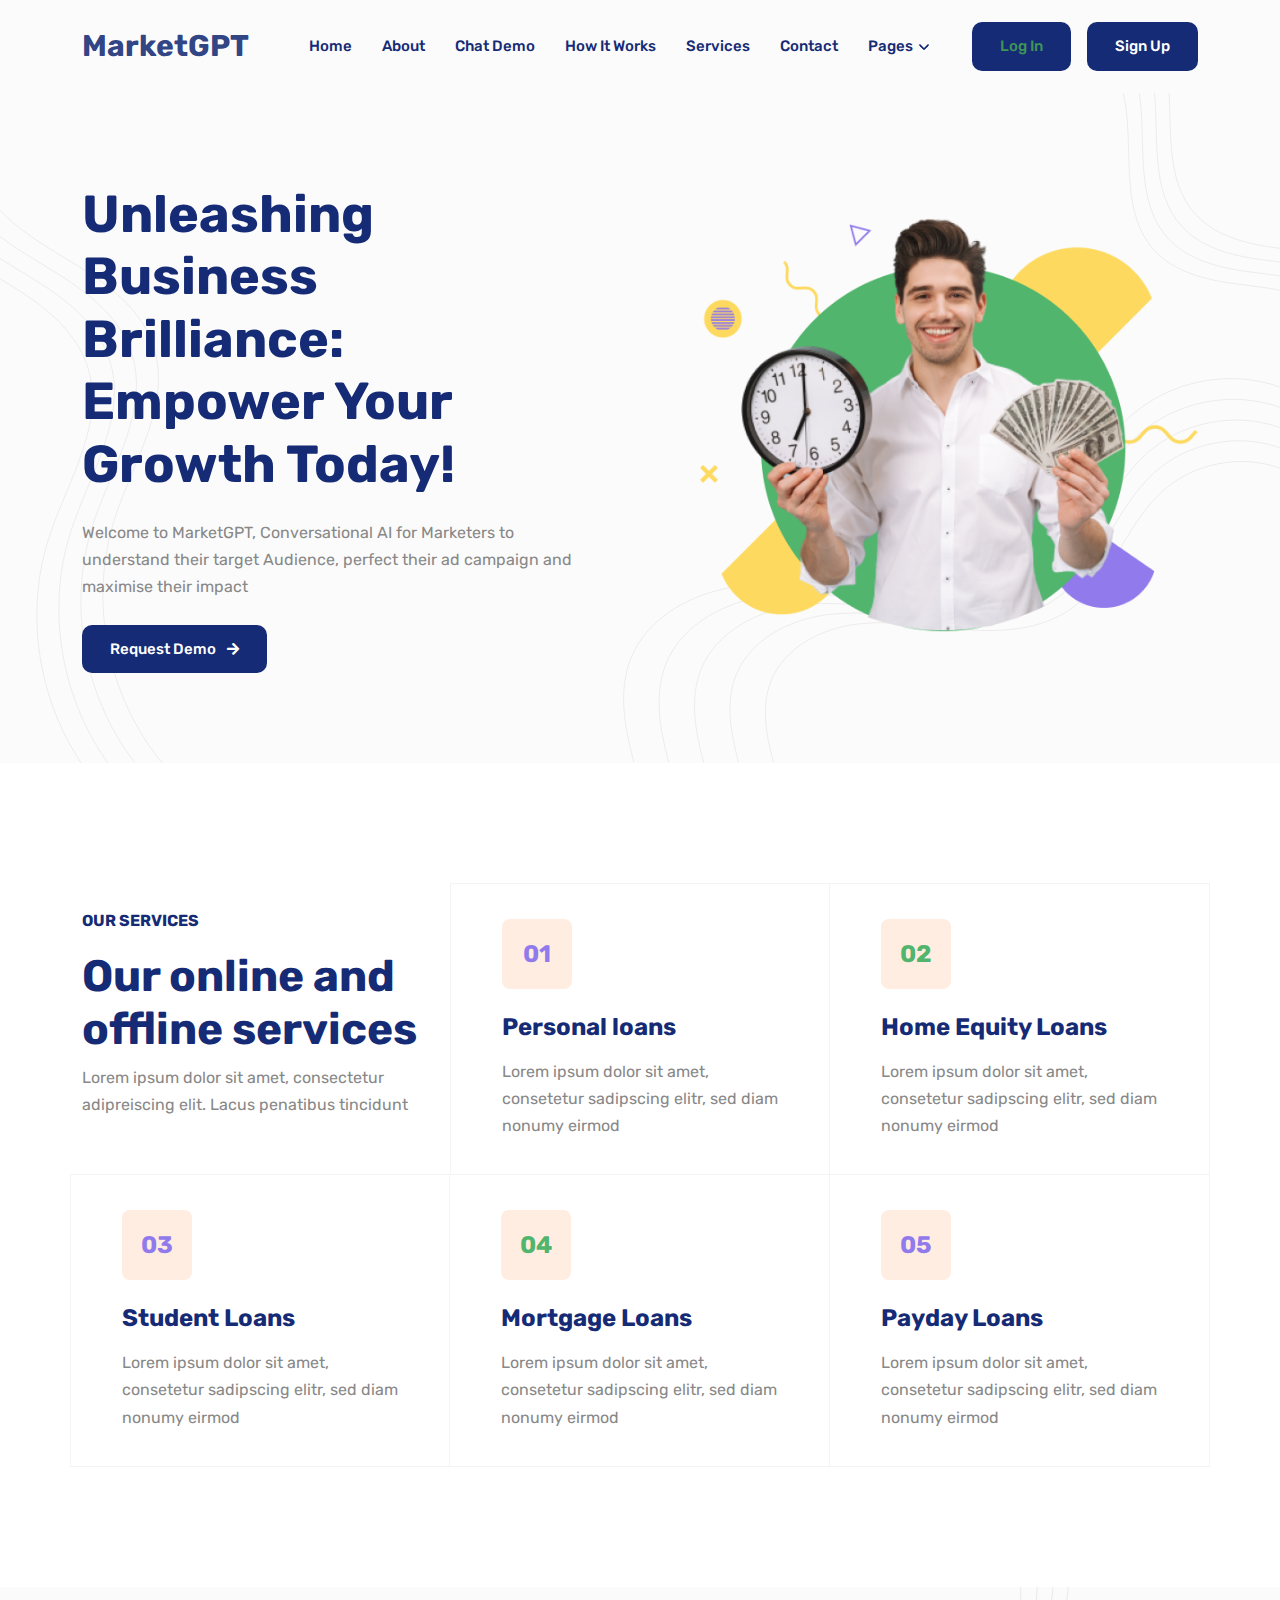
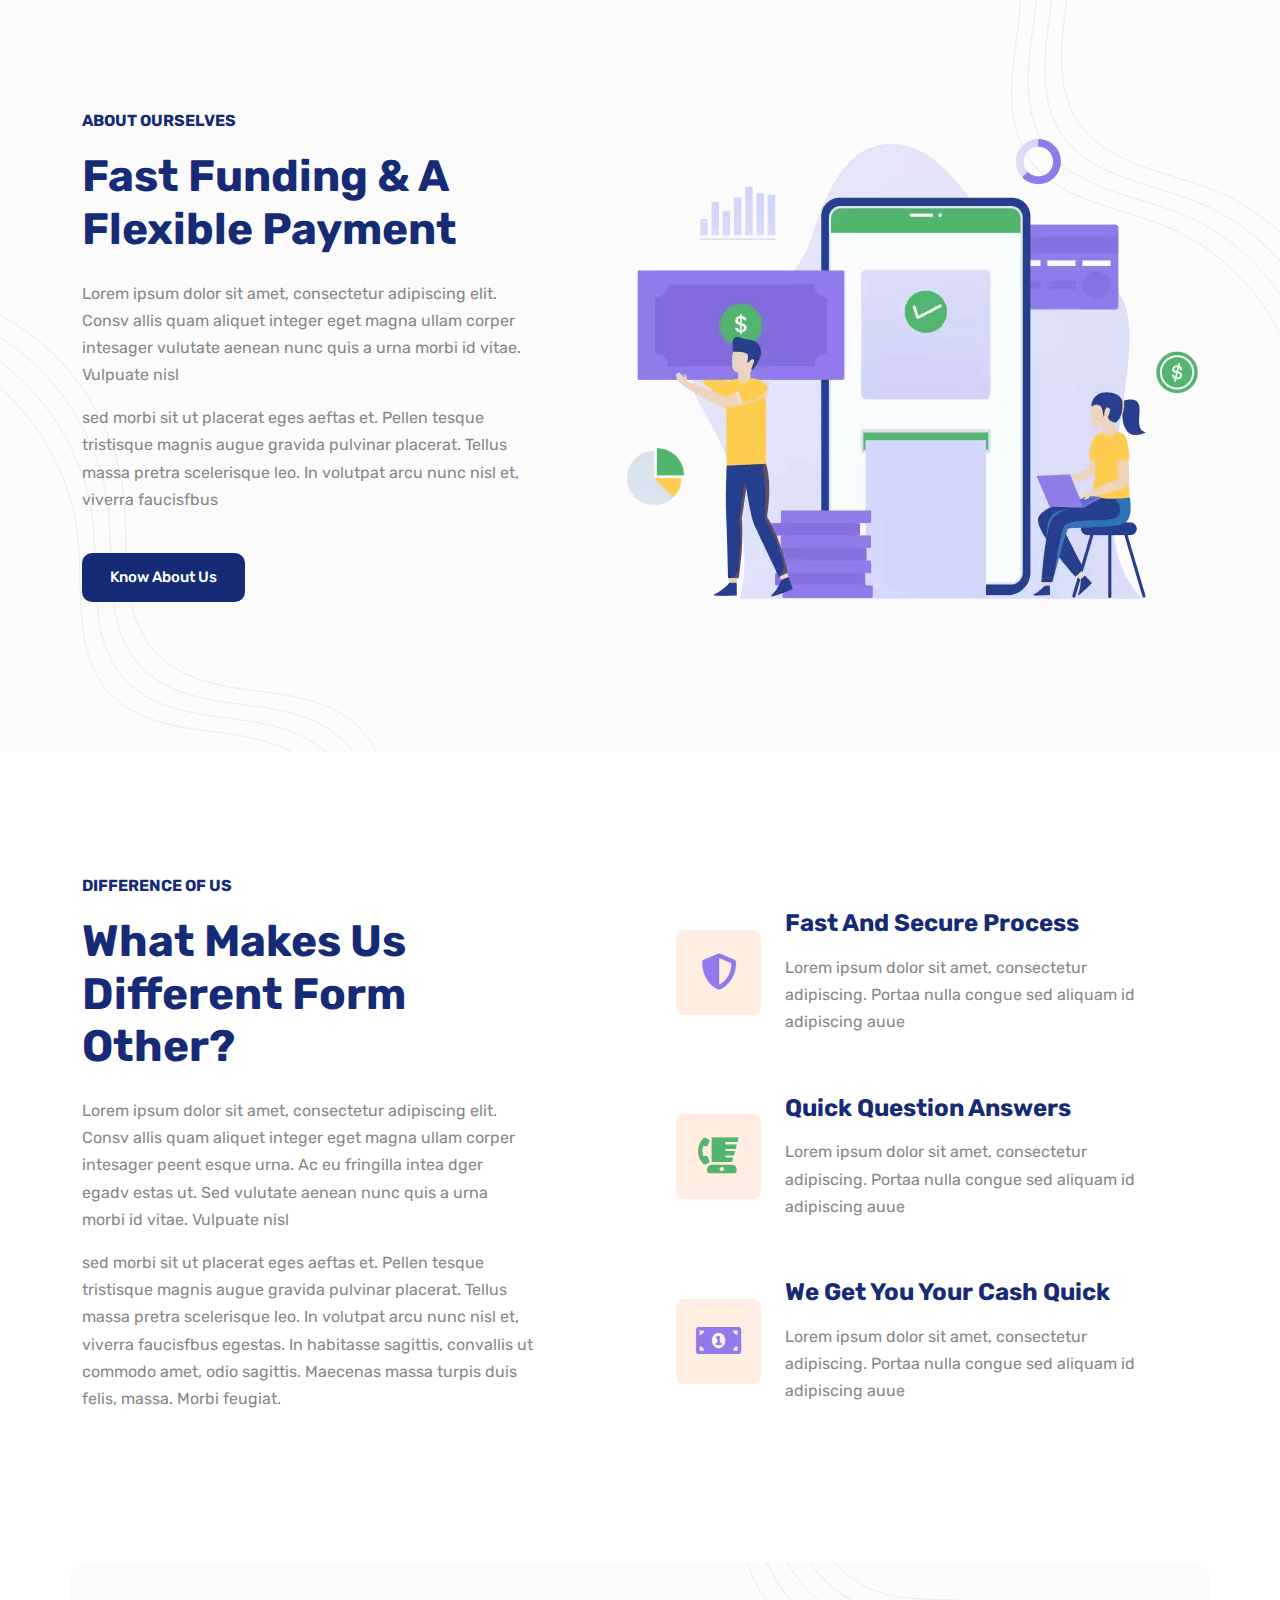
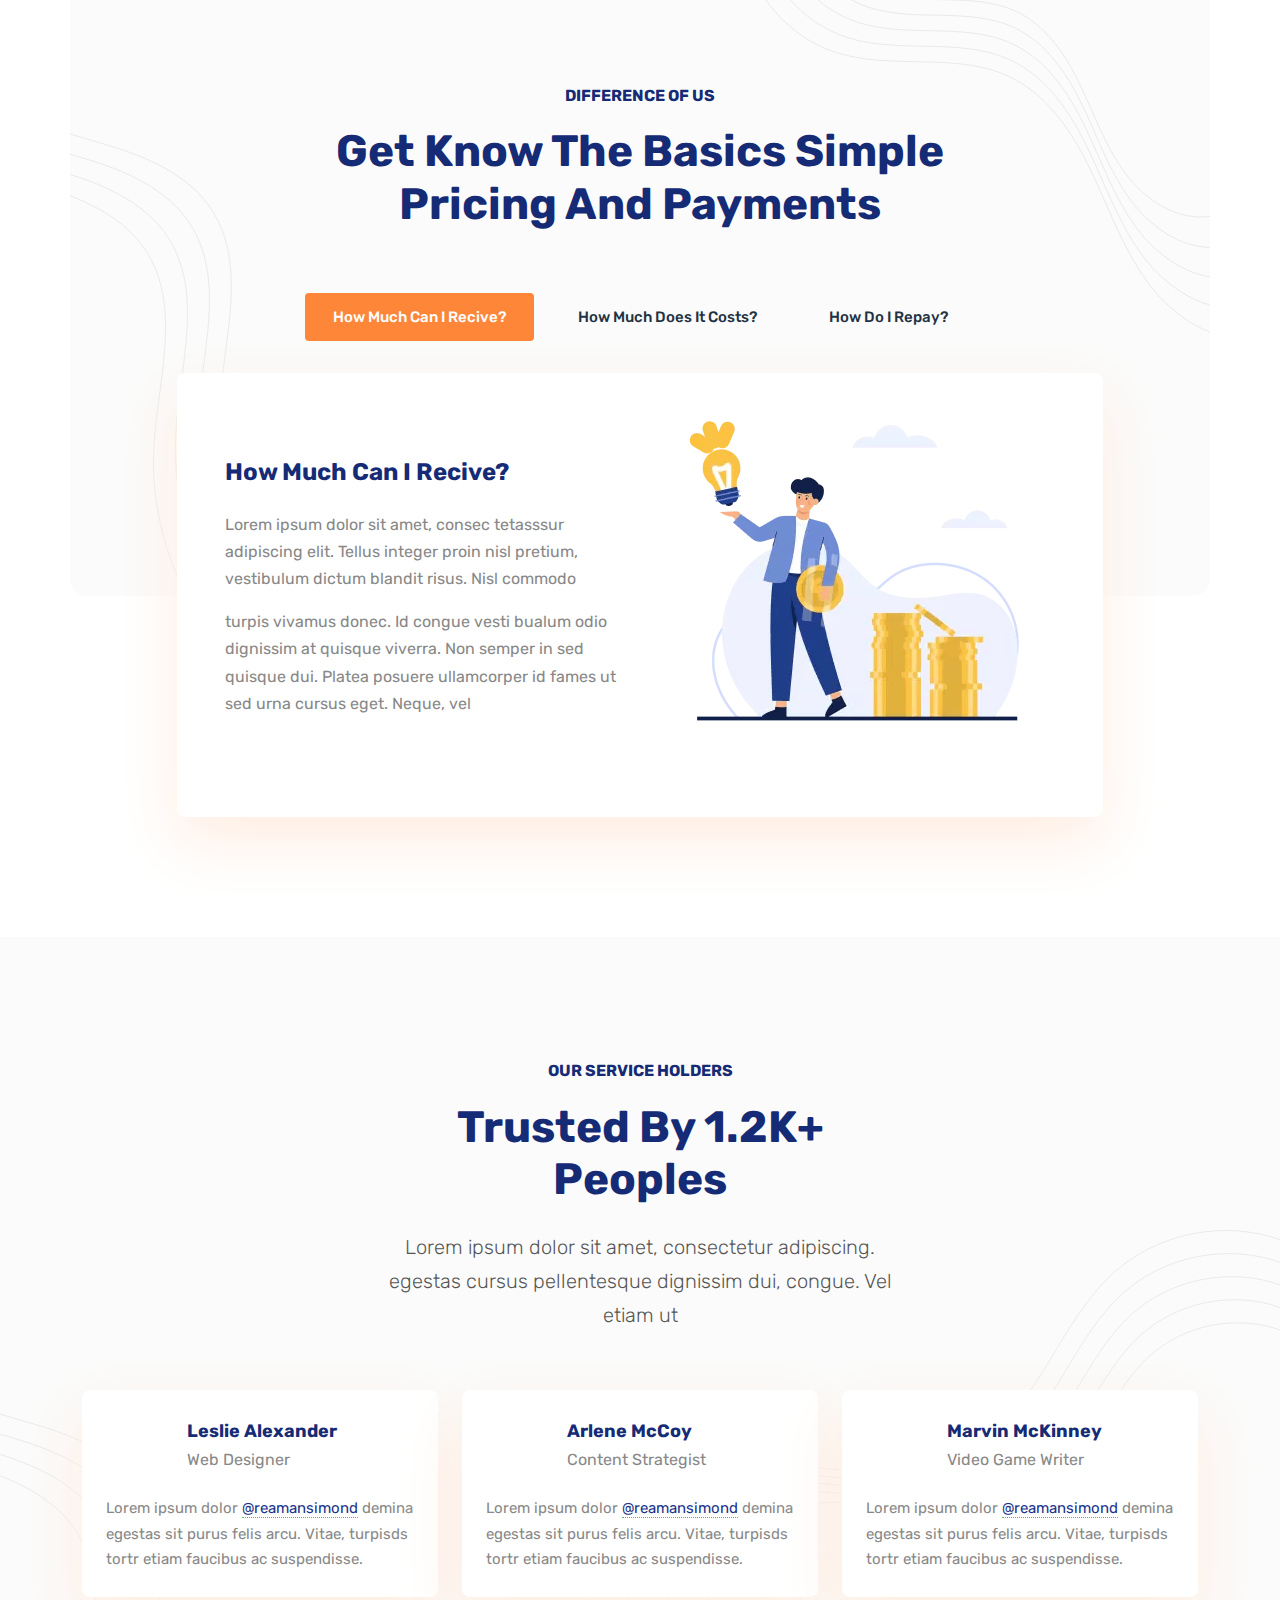
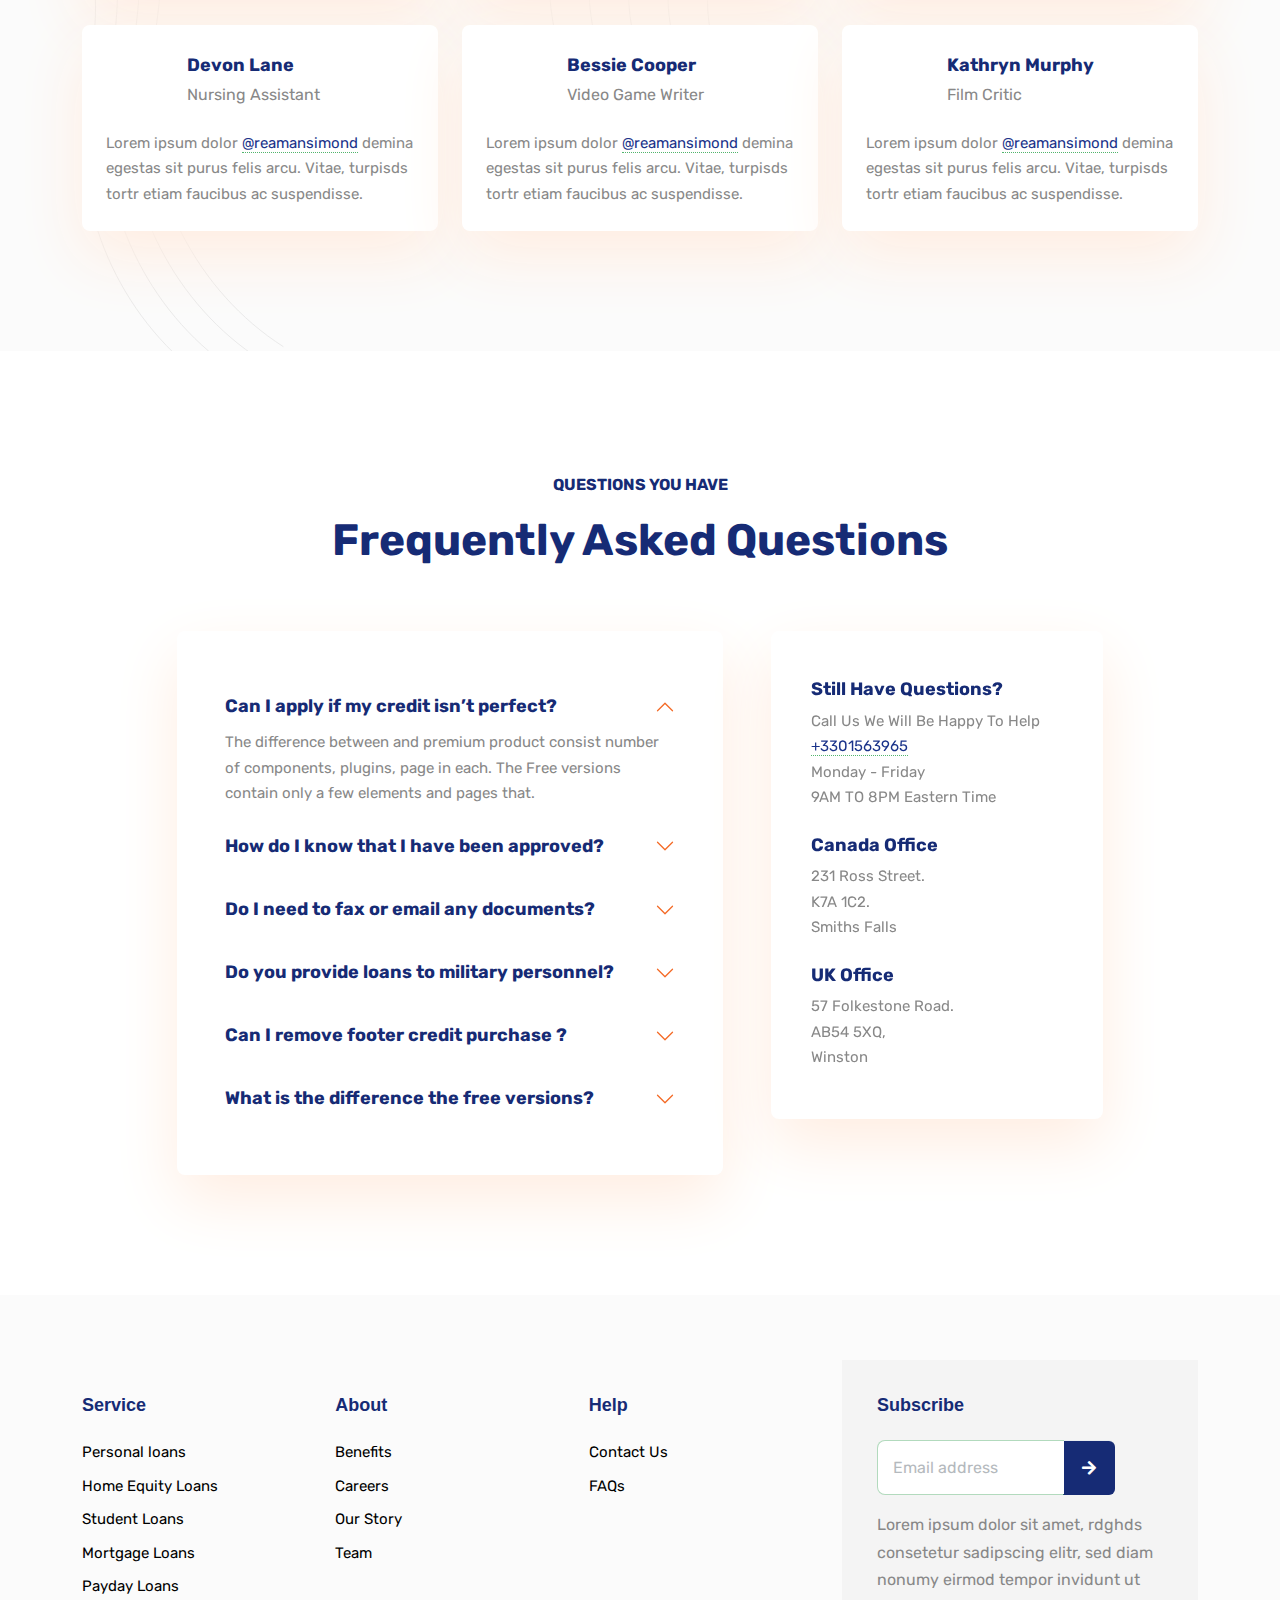
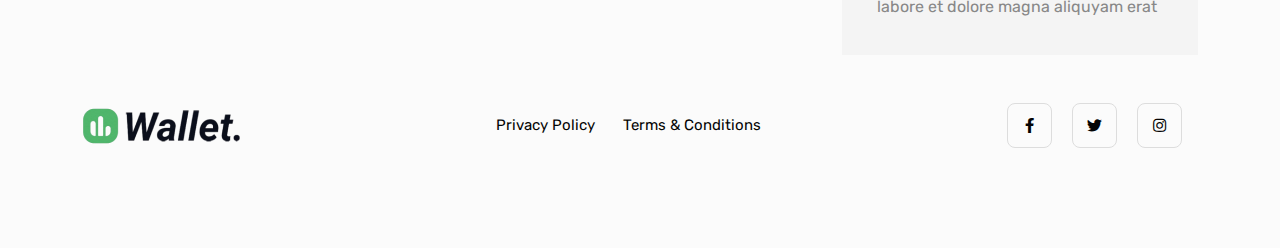
<file: index1.html>
<!DOCTYPE html>

<!--
 // WEBSITE: https://themefisher.com
 // TWITTER: https://twitter.com/themefisher
 // FACEBOOK: https://www.facebook.com/themefisher
 // GITHUB: https://github.com/themefisher/
-->

<html lang="en-us">

<head>
  <meta charset="utf-8">
  <title>MarketGPT - Mapit.ai</title>
  <meta name="viewport" content="width=device-width, initial-scale=1, maximum-scale=5">
  <meta name="description" content="This is meta description">
  <meta name="author" content="Themefisher">
  <link rel="shortcut icon" href="images/favicon.png" type="image/x-icon">
  <link rel="icon" href="images/favicon.png" type="image/x-icon">

  <!-- theme meta -->
  <meta name="theme-name" content="wallet" />

  <!-- # Google Fonts -->
  <link rel="preconnect" href="https://fonts.googleapis.com">
  <link rel="preconnect" href="https://fonts.gstatic.com" crossorigin>
  <link href="https://fonts.googleapis.com/css2?family=Rubik:wght@400;500;700&display=swap" rel="stylesheet">

  <!-- # CSS Plugins -->
  <link rel="stylesheet" href="plugins/slick/slick.css">
  <link rel="stylesheet" href="plugins/font-awesome/fontawesome.min.css">
  <link rel="stylesheet" href="plugins/font-awesome/brands.css">
  <link rel="stylesheet" href="plugins/font-awesome/solid.css">

  <!-- # Main Style Sheet -->
  <link rel="stylesheet" href="css/style.css">

</head>

<body>

  <!-- navigation -->
  <header class="navigation bg-tertiary">
    <nav class="navbar navbar-expand-xl navbar-light text-center py-3">
      <div class="container">
        <a class="navbar-brand fw-bolder" href="index.html">MarketGPT
          <!-- <img loading="prelaod" decoding="async" class="img-fluid" width="160" src="images/logo.png" alt="Wallet"> -->
        </a>
        <button class="navbar-toggler" type="button" data-bs-toggle="collapse" data-bs-target="#navbarSupportedContent"
          aria-controls="navbarSupportedContent" aria-expanded="false" aria-label="Toggle navigation"> <span
            class="navbar-toggler-icon"></span>
        </button>
        <div class="collapse navbar-collapse" id="navbarSupportedContent">
          <ul class="navbar-nav mx-auto mb-2 mb-lg-0">
            <li class="nav-item"> <a class="nav-link" href="index.html">Home</a>
            </li>
            <li class="nav-item "> <a class="nav-link" href="about.html">About</a>
            </li>
            <li class="nav-item "> <a class="nav-link" href="chat.html">Chat Demo</a>
            </li>
            <li class="nav-item "> <a class="nav-link" href="how-it-works.html">How It Works</a>
            </li>
            <li class="nav-item "> <a class="nav-link" href="services.html">Services</a>
            </li>
            <li class="nav-item "> <a class="nav-link" href="contact.html">Contact</a>
            </li>
            <li class="nav-item dropdown"> <a class="nav-link dropdown-toggle" href="#" id="navbarDropdown"
                role="button" data-bs-toggle="dropdown" aria-expanded="false">Pages</a>
              <ul class="dropdown-menu" aria-labelledby="navbarDropdown">
                <li><a class="dropdown-item " href="blog.html">Blog</a>
                </li>
                <li><a class="dropdown-item " href="blog-details.html">Blog Details</a>
                </li>
                <li><a class="dropdown-item " href="service-details.html">Service Details</a>
                </li>
                <li><a class="dropdown-item " href="faq.html">FAQ&#39;s</a>
                </li>
                <li><a class="dropdown-item " href="legal.html">Legal</a>
                </li>
                <li><a class="dropdown-item " href="terms.html">Terms &amp; Condition</a>
                </li>
                <li><a class="dropdown-item " href="privacy-policy.html">Privacy &amp; Policy</a>
                </li>
              </ul>
            </li>
          </ul>
          <!-- account btn --> <a href="#!" class="btn btn-outline-primary">Log In</a>
          <!-- account btn --> <a href="#!" class="btn btn-primary ms-2 ms-lg-3">Sign Up</a>
        </div>
      </div>
    </nav>
  </header>
  <!-- /navigation -->


  <section class="banner bg-tertiary position-relative overflow-hidden">
    <div class="container">
      <div class="row align-items-center justify-content-center">
        <div class="col-lg-6 mb-5 mb-lg-0">
          <div class="block text-center text-lg-start pe-0 pe-xl-5">
            <h1 class="text-capitalize mb-4">Unleashing Business Brilliance: Empower Your Growth Today!</h1>
            <p class="mb-4">Welcome to MarketGPT, Conversational AI for Marketers to understand their target Audience, perfect their ad campaign and maximise their impact</p> <a type="button" class="btn btn-primary" href="#"
              data-bs-toggle="modal" data-bs-target="#applyLoan">Request Demo <span style="font-size: 14px;"
                class="ms-2 fas fa-arrow-right"></span></a>
          </div>
        </div>
        <div class="col-lg-6">
          <div class="ps-lg-5 text-center">
            <img loading="lazy" decoding="async" src="images/banner/banner.png" alt="banner image" class="w-100">
          </div>
        </div>
      </div>
    </div>
    <div class="has-shapes">
      <svg class="shape shape-left text-light" viewBox="0 0 192 752" fill="none" xmlns="http://www.w3.org/2000/svg">
        <path
          d="M-30.883 0C-41.3436 36.4248 -22.7145 75.8085 4.29154 102.398C31.2976 128.987 65.8677 146.199 97.6457 166.87C129.424 187.542 160.139 213.902 172.162 249.847C193.542 313.799 149.886 378.897 129.069 443.036C97.5623 540.079 122.109 653.229 191 728.495"
          stroke="currentColor" stroke-miterlimit="10" />
        <path
          d="M-55.5959 7.52271C-66.0565 43.9475 -47.4274 83.3312 -20.4214 109.92C6.58466 136.51 41.1549 153.722 72.9328 174.393C104.711 195.064 135.426 221.425 147.449 257.37C168.829 321.322 125.174 386.42 104.356 450.559C72.8494 547.601 97.3965 660.752 166.287 736.018"
          stroke="currentColor" stroke-miterlimit="10" />
        <path
          d="M-80.3302 15.0449C-90.7909 51.4697 -72.1617 90.8535 -45.1557 117.443C-18.1497 144.032 16.4205 161.244 48.1984 181.915C79.9763 202.587 110.691 228.947 122.715 264.892C144.095 328.844 100.439 393.942 79.622 458.081C48.115 555.123 72.6622 668.274 141.552 743.54"
          stroke="currentColor" stroke-miterlimit="10" />
        <path
          d="M-105.045 22.5676C-115.506 58.9924 -96.8766 98.3762 -69.8706 124.965C-42.8646 151.555 -8.29436 168.767 23.4835 189.438C55.2615 210.109 85.9766 236.469 98.0001 272.415C119.38 336.367 75.7243 401.464 54.9072 465.604C23.4002 562.646 47.9473 675.796 116.838 751.063"
          stroke="currentColor" stroke-miterlimit="10" />
      </svg>
      <svg class="shape shape-right text-light" viewBox="0 0 731 746" fill="none" xmlns="http://www.w3.org/2000/svg">
        <path
          d="M12.1794 745.14C1.80036 707.275 -5.75764 666.015 8.73984 629.537C27.748 581.745 80.4729 554.968 131.538 548.843C182.604 542.703 234.032 552.841 285.323 556.748C336.615 560.64 391.543 557.276 433.828 527.964C492.452 487.323 511.701 408.123 564.607 360.255C608.718 320.353 675.307 307.183 731.29 327.323"
          stroke="currentColor" stroke-miterlimit="10" />
        <path
          d="M51.0253 745.14C41.2045 709.326 34.0538 670.284 47.7668 635.783C65.7491 590.571 115.623 565.242 163.928 559.449C212.248 553.641 260.884 563.235 309.4 566.931C357.916 570.627 409.887 567.429 449.879 539.701C505.35 501.247 523.543 426.331 573.598 381.059C615.326 343.314 678.324 330.853 731.275 349.906"
          stroke="currentColor" stroke-miterlimit="10" />
        <path
          d="M89.8715 745.14C80.6239 711.363 73.8654 674.568 86.8091 642.028C103.766 599.396 150.788 575.515 196.347 570.054C241.906 564.578 287.767 573.629 333.523 577.099C379.278 580.584 428.277 577.567 465.976 551.423C518.279 515.172 535.431 444.525 582.62 401.832C621.964 366.229 681.356 354.493 731.291 372.46"
          stroke="currentColor" stroke-miterlimit="10" />
        <path
          d="M128.718 745.14C120.029 713.414 113.678 678.838 125.837 648.274C141.768 608.221 185.939 585.788 228.737 580.659C271.536 575.515 314.621 584.008 357.6 587.282C400.58 590.556 446.607 587.719 482.028 563.16C531.163 529.111 547.275 462.733 591.612 422.635C628.572 389.19 684.375 378.162 731.276 395.043"
          stroke="currentColor" stroke-miterlimit="10" />
        <path
          d="M167.564 745.14C159.432 715.451 153.504 683.107 164.863 654.519C179.753 617.046 221.088 596.062 261.126 591.265C301.164 586.452 341.473 594.402 381.677 597.465C421.88 600.527 464.95 597.872 498.094 574.896C544.061 543.035 559.146 480.942 600.617 443.423C635.194 412.135 687.406 401.817 731.276 417.612"
          stroke="currentColor" stroke-miterlimit="10" />
        <path
          d="M817.266 289.466C813.108 259.989 787.151 237.697 759.261 227.271C731.372 216.846 701.077 215.553 671.666 210.904C642.254 206.24 611.795 197.156 591.664 175.224C555.853 136.189 566.345 75.5336 560.763 22.8649C552.302 -56.8256 498.487 -130.133 425 -162.081"
          stroke="currentColor" stroke-miterlimit="10" />
        <path
          d="M832.584 276.159C828.427 246.683 802.469 224.391 774.58 213.965C746.69 203.539 716.395 202.246 686.984 197.598C657.573 192.934 627.114 183.85 606.982 161.918C571.172 122.883 581.663 62.2275 576.082 9.55873C567.62 -70.1318 513.806 -143.439 440.318 -175.387"
          stroke="currentColor" stroke-miterlimit="10" />
        <path
          d="M847.904 262.853C843.747 233.376 817.789 211.084 789.9 200.659C762.011 190.233 731.716 188.94 702.304 184.292C672.893 179.627 642.434 170.544 622.303 148.612C586.492 109.577 596.983 48.9211 591.402 -3.74766C582.94 -83.4382 529.126 -156.746 455.638 -188.694"
          stroke="currentColor" stroke-miterlimit="10" />
        <path
          d="M863.24 249.547C859.083 220.07 833.125 197.778 805.236 187.353C777.347 176.927 747.051 175.634 717.64 170.986C688.229 166.321 657.77 157.237 637.639 135.306C601.828 96.2707 612.319 35.6149 606.738 -17.0538C598.276 -96.7443 544.462 -170.052 470.974 -202"
          stroke="currentColor" stroke-miterlimit="10" />
      </svg>
    </div>
  </section>

  <section class="section">
    <div class="container">
      <div class="row">
        <div class="col-lg-4 col-md-6">
          <div class="section-title pt-4">
            <p class="text-primary text-uppercase fw-bold mb-3">Our Services</p>
            <h1>Our online and offline services</h1>
            <p>Lorem ipsum dolor sit amet, consectetur adipreiscing elit. Lacus penatibus tincidunt</p>
          </div>
        </div>
        <div class="col-lg-4 col-md-6 service-item">
          <a class="text-black" href="service-details.html">
            <div class="block"> <span class="colored-box text-center h3 mb-4">01</span>
              <h3 class="mb-3 service-title">Personal loans</h3>
              <p class="mb-0 service-description">Lorem ipsum dolor sit amet, consetetur sadipscing elitr, sed diam
                nonumy
                eirmod</p>
            </div>
          </a>
        </div>
        <div class="col-lg-4 col-md-6 service-item">
          <a class="text-black" href="service-details.html">
            <div class="block"> <span class="colored-box text-center h3 mb-4">02</span>
              <h3 class="mb-3 service-title">Home Equity Loans</h3>
              <p class="mb-0 service-description">Lorem ipsum dolor sit amet, consetetur sadipscing elitr, sed diam
                nonumy
                eirmod</p>
            </div>
          </a>
        </div>
        <div class="col-lg-4 col-md-6 service-item">
          <a class="text-black" href="service-details.html">
            <div class="block"> <span class="colored-box text-center h3 mb-4">


                03

              </span>
              <h3 class="mb-3 service-title">Student Loans</h3>
              <p class="mb-0 service-description">Lorem ipsum dolor sit amet, consetetur sadipscing elitr, sed diam
                nonumy
                eirmod</p>
            </div>
          </a>
        </div>
        <div class="col-lg-4 col-md-6 service-item">
          <a class="text-black" href="service-details.html">
            <div class="block"> <span class="colored-box text-center h3 mb-4">


                04

              </span>
              <h3 class="mb-3 service-title">Mortgage Loans</h3>
              <p class="mb-0 service-description">Lorem ipsum dolor sit amet, consetetur sadipscing elitr, sed diam
                nonumy
                eirmod</p>
            </div>
          </a>
        </div>
        <div class="col-lg-4 col-md-6 service-item">
          <a class="text-black" href="service-details.html">
            <div class="block"> <span class="colored-box text-center h3 mb-4">


                05

              </span>
              <h3 class="mb-3 service-title">Payday Loans</h3>
              <p class="mb-0 service-description">Lorem ipsum dolor sit amet, consetetur sadipscing elitr, sed diam
                nonumy
                eirmod</p>
            </div>
          </a>
        </div>
      </div>
    </div>
  </section>

  <section class="about-section section bg-tertiary position-relative overflow-hidden">
    <div class="container">
      <div class="row align-items-center">
        <div class="col-lg-5">
          <div class="section-title">
            <p class="text-primary text-uppercase fw-bold mb-3">About Ourselves</p>
            <h1>Fast Funding &amp; A Flexible Payment</h1>
            <p class="lead mb-0 mt-4">
            <p>Lorem ipsum dolor sit amet, consectetur adipiscing elit. Consv allis quam aliquet integer eget magna
              ullam corper intesager vulutate aenean nunc quis a urna morbi id vitae. Vulpuate nisl</p>
            <p>sed morbi sit ut placerat eges aeftas et. Pellen tesque tristisque magnis augue gravida pulvinar
              placerat. Tellus massa pretra scelerisque leo. In volutpat arcu nunc nisl et, viverra faucisfbus</p>
            </p> <a class="btn btn-primary mt-4" href="about.html">Know About Us</a>
          </div>
        </div>
        <div class="col-lg-7 text-center text-lg-end">
          <img loading="lazy" decoding="async" src="images/about-us.png" alt="About Ourselves" class="img-fluid">
        </div>
      </div>
    </div>
    <div class="has-shapes">
      <svg class="shape shape-left text-light" width="381" height="443" viewBox="0 0 381 443" fill="none"
        xmlns="http://www.w3.org/2000/svg">
        <path
          d="M334.266 499.007C330.108 469.108 304.151 446.496 276.261 435.921C248.372 425.346 218.077 424.035 188.666 419.32C159.254 414.589 128.795 405.375 108.664 383.129C72.8533 343.535 83.3445 282.01 77.7634 228.587C69.3017 147.754 15.4873 73.3967 -58.0001 40.9907"
          stroke="currentColor" stroke-miterlimit="10" />
        <path
          d="M349.584 485.51C345.427 455.611 319.469 433 291.58 422.425C263.69 411.85 233.395 410.538 203.984 405.823C174.573 401.092 144.114 391.878 123.982 369.632C88.1716 330.038 98.6628 268.513 93.0817 215.09C84.62 134.258 30.8056 59.8999 -42.6819 27.494"
          stroke="currentColor" stroke-miterlimit="10" />
        <path
          d="M364.904 472.013C360.747 442.114 334.789 419.503 306.9 408.928C279.011 398.352 248.716 397.041 219.304 392.326C189.893 387.595 159.434 378.381 139.303 356.135C103.492 316.541 113.983 255.016 108.402 201.593C99.9403 120.76 46.1259 46.4028 -27.3616 13.9969"
          stroke="currentColor" stroke-miterlimit="10" />
        <path
          d="M380.24 458.516C376.083 428.617 350.125 406.006 322.236 395.431C294.347 384.856 264.051 383.544 234.64 378.829C205.229 374.098 174.77 364.884 154.639 342.638C118.828 303.044 129.319 241.519 123.738 188.096C115.276 107.264 61.4619 32.906 -12.0255 0.500103"
          stroke="currentColor" stroke-miterlimit="10" />
      </svg>
      <svg class="shape shape-right text-light" width="406" height="433" viewBox="0 0 406 433" fill="none"
        xmlns="http://www.w3.org/2000/svg">
        <path
          d="M101.974 -86.77C128.962 -74.8992 143.467 -43.2447 146.175 -12.7857C148.883 17.6734 142.273 48.1263 139.087 78.5816C135.916 109.041 136.681 141.702 152.351 167.47C180.247 213.314 240.712 218.81 289.413 238.184C363.095 267.516 418.962 340.253 430.36 421.687"
          stroke="currentColor" stroke-miterlimit="10" />
        <path
          d="M118.607 -98.5031C145.596 -86.6323 160.101 -54.9778 162.809 -24.5188C165.517 5.94031 158.907 36.3933 155.72 66.8486C152.549 97.3082 153.314 129.969 168.985 155.737C196.881 201.581 257.346 207.077 306.047 226.451C379.729 255.783 435.596 328.52 446.994 409.954"
          stroke="currentColor" stroke-miterlimit="10" />
        <path
          d="M135.241 -110.238C162.23 -98.3675 176.735 -66.7131 179.443 -36.254C182.151 -5.79492 175.541 24.6581 172.354 55.1134C169.183 85.573 169.948 118.234 185.619 144.002C213.515 189.846 273.98 195.342 322.681 214.716C396.363 244.048 452.23 316.785 463.627 398.219"
          stroke="currentColor" stroke-miterlimit="10" />
        <path
          d="M151.879 -121.989C178.867 -110.118 193.373 -78.4638 196.081 -48.0047C198.789 -17.5457 192.179 12.9074 188.992 43.3627C185.821 73.8223 186.586 106.483 202.256 132.251C230.153 178.095 290.618 183.591 339.318 202.965C413.001 232.297 468.867 305.034 480.265 386.468"
          stroke="currentColor" stroke-miterlimit="10" />
      </svg>
    </div>
  </section>

  <section class="section">
    <div class="container">
      <div class="row align-items-center justify-content-between">
        <div class="col-lg-5">
          <div class="section-title">
            <p class="text-primary text-uppercase fw-bold mb-3">Difference Of Us</p>
            <h1>What Makes Us <br> Different Form Other?</h1>
            <div class="content mb-0 mt-4">
              <p>Lorem ipsum dolor sit amet, consectetur adipiscing elit. Consv allis quam aliquet integer eget magna
                ullam corper intesager peent esque urna. Ac eu fringilla intea dger egadv estas ut. Sed vulutate aenean
                nunc quis a urna morbi id vitae. Vulpuate nisl</p>
              <p>sed morbi sit ut placerat eges aeftas et. Pellen tesque tristisque magnis augue gravida pulvinar
                placerat. Tellus massa pretra scelerisque leo. In volutpat arcu nunc nisl et, viverra faucisfbus
                egestas.
                In habitasse sagittis, convallis ut commodo amet, odio sagittis. Maecenas massa turpis duis felis,
                massa.
                Morbi feugiat.</p>
            </div>
          </div>
        </div>
        <div class="col-lg-6">
          <div class="difference-of-us-item p-3 rounded mr-0 me-lg-4">
            <div class="d-block d-sm-flex align-items-center m-2">
              <div class="icon me-4 mb-4 mb-sm-0"> <i class="fas fa-shield-alt mt-4" style="font-size:36px"></i>
              </div>
              <div class="block">
                <h3 class="mb-3">Fast And Secure Process</h3>
                <p class="mb-0">Lorem ipsum dolor sit amet, consectetur adipiscing. Portaa nulla congue sed aliquam id
                  adipiscing auue</p>
              </div>
            </div>
          </div>
          <div class="difference-of-us-item p-3 rounded mr-0 me-lg-4">
            <div class="d-block d-sm-flex align-items-center m-2">
              <div class="icon me-4 mb-4 mb-sm-0"> <i class="fas fa-blender-phone mt-4" style="font-size:36px"></i>
              </div>
              <div class="block">
                <h3 class="mb-3">Quick Question Answers</h3>
                <p class="mb-0">Lorem ipsum dolor sit amet, consectetur adipiscing. Portaa nulla congue sed aliquam id
                  adipiscing auue</p>
              </div>
            </div>
          </div>
          <div class="difference-of-us-item p-3 rounded mr-0 me-lg-4">
            <div class="d-block d-sm-flex align-items-center m-2">
              <div class="icon me-4 mb-4 mb-sm-0"> <i class="fas fa-money-bill-alt mt-4" style="font-size:36px"></i>
              </div>
              <div class="block">
                <h3 class="mb-3">We Get You Your Cash Quick</h3>
                <p class="mb-0">Lorem ipsum dolor sit amet, consectetur adipiscing. Portaa nulla congue sed aliquam id
                  adipiscing auue</p>
              </div>
            </div>
          </div>
        </div>
      </div>
    </div>
  </section>

  <section class="homepage_tab position-relative">
    <div class="section container">
      <div class="row justify-content-center">
        <div class="col-lg-8 mb-4">
          <div class="section-title text-center">
            <p class="text-primary text-uppercase fw-bold mb-3">Difference Of Us</p>
            <h1>Get Know The Basics Simple Pricing And Payments</h1>
          </div>
        </div>
        <div class="col-lg-10">
          <ul class="payment_info_tab nav nav-pills justify-content-center mb-4" id="pills-tab" role="tablist">
            <li class="nav-item m-2" role="presentation"> <a
                class="nav-link btn btn-outline-primary effect-none text-dark active"
                id="pills-how-much-can-i-recive-tab" data-bs-toggle="pill" href="#pills-how-much-can-i-recive"
                role="tab" aria-controls="pills-how-much-can-i-recive" aria-selected="true">How Much Can I Recive?</a>
            </li>
            <li class="nav-item m-2" role="presentation"> <a
                class="nav-link btn btn-outline-primary effect-none text-dark " id="pills-how-much-does-it-costs-tab"
                data-bs-toggle="pill" href="#pills-how-much-does-it-costs" role="tab"
                aria-controls="pills-how-much-does-it-costs" aria-selected="true">How Much Does It Costs?</a>
            </li>
            <li class="nav-item m-2" role="presentation"> <a
                class="nav-link btn btn-outline-primary effect-none text-dark " id="pills-how-do-i-repay-tab"
                data-bs-toggle="pill" href="#pills-how-do-i-repay" role="tab" aria-controls="pills-how-do-i-repay"
                aria-selected="true">How Do I Repay?</a>
            </li>
          </ul>
          <div class="rounded shadow bg-white p-5 tab-content" id="pills-tabContent">
            <div class="tab-pane fade show active" id="pills-how-much-can-i-recive" role="tabpanel"
              aria-labelledby="pills-how-much-can-i-recive-tab">
              <div class="row align-items-center">
                <div class="col-md-6 order-1 order-md-0">
                  <div class="content-block">
                    <h3 class="mb-4">How Much Can I Recive?</h3>
                    <div class="content">
                      <p>Lorem ipsum dolor sit amet, consec tetasssur adipiscing elit. Tellus integer proin nisl
                        pretium,
                        vestibulum dictum blandit risus. Nisl commodo</p>
                      <p>turpis vivamus donec. Id congue vesti bualum odio dignissim at quisque viverra. Non semper in
                        sed
                        quisque dui. Platea posuere ullamcorper id fames ut sed urna cursus eget. Neque, vel</p>
                    </div>
                  </div>
                </div>
                <div class="col-md-6 order-0 order-md-1 mb-5 mt-md-0">
                  <div class="image-block text-center">
                    <img loading="lazy" decoding="async" src="images/payment-info.png" alt="How Much Can I Recive?"
                      class="img-fluid">
                  </div>
                </div>
              </div>
            </div>
            <div class="tab-pane fade " id="pills-how-much-does-it-costs" role="tabpanel"
              aria-labelledby="pills-how-much-does-it-costs-tab">
              <div class="row align-items-center">
                <div class="col-md-6 order-1 order-md-0">
                  <div class="content-block">
                    <h3 class="mb-4">How Much Does It Costs?</h3>
                    <div class="content">
                      <p>Lorem ipsum dolor sit amet, consec tetasssur adipiscing elit. Tellus integer proin nisl
                        pretium,
                        vestibulum dictum blandit risus. Nisl commodo</p>
                      <p>turpis vivamus donec. Id congue vesti bualum odio dignissim at quisque viverra. Non semper in
                        sed
                        quisque dui. Platea posuere ullamcorper id fames ut sed urna cursus eget. Neque, vel</p>
                    </div>
                  </div>
                </div>
                <div class="col-md-6 order-0 order-md-1 mb-5 mt-md-0">
                  <div class="image-block text-center">
                    <img loading="lazy" decoding="async" src="images/illustration-2.png" alt="How Much Does It Costs?"
                      class="img-fluid">
                  </div>
                </div>
              </div>
            </div>
            <div class="tab-pane fade " id="pills-how-do-i-repay" role="tabpanel"
              aria-labelledby="pills-how-do-i-repay-tab">
              <div class="row align-items-center">
                <div class="col-md-6 order-1 order-md-0">
                  <div class="content-block">
                    <h3 class="mb-4">How Do I Repay?</h3>
                    <div class="content">
                      <p>Lorem ipsum dolor sit amet, consec tetasssur adipiscing elit. Tellus integer proin nisl
                        pretium,
                        vestibulum dictum blandit risus. Nisl commodo</p>
                      <p>turpis vivamus donec. Id congue vesti bualum odio dignissim at quisque viverra. Non semper in
                        sed
                        quisque dui. Platea posuere ullamcorper id fames ut sed urna cursus eget. Neque, vel</p>
                    </div>
                  </div>
                </div>
                <div class="col-md-6 order-0 order-md-1 mb-5 mt-md-0">
                  <div class="image-block text-center">
                    <img loading="lazy" decoding="async" src="images/illustration-1.png" alt="How Do I Repay?"
                      class="img-fluid">
                  </div>
                </div>
              </div>
            </div>
          </div>
        </div>
      </div>
      <div class="has-shapes">
        <svg class="shape shape-left text-light" width="290" height="709" viewBox="0 0 290 709" fill="none"
          xmlns="http://www.w3.org/2000/svg">
          <path
            d="M-119.511 58.4275C-120.188 96.3185 -92.0001 129.539 -59.0325 148.232C-26.0649 166.926 11.7821 174.604 47.8274 186.346C83.8726 198.088 120.364 215.601 141.281 247.209C178.484 303.449 153.165 377.627 149.657 444.969C144.34 546.859 197.336 649.801 283.36 704.673"
            stroke="currentColor" stroke-miterlimit="10" />
          <path
            d="M-141.434 72.0899C-142.111 109.981 -113.923 143.201 -80.9554 161.895C-47.9878 180.588 -10.1407 188.267 25.9045 200.009C61.9497 211.751 98.4408 229.263 119.358 260.872C156.561 317.111 131.242 391.29 127.734 458.631C122.417 560.522 175.414 663.463 261.437 718.335"
            stroke="currentColor" stroke-miterlimit="10" />
          <path
            d="M-163.379 85.7578C-164.056 123.649 -135.868 156.869 -102.901 175.563C-69.9331 194.256 -32.086 201.934 3.9592 213.677C40.0044 225.419 76.4955 242.931 97.4127 274.54C134.616 330.779 109.296 404.957 105.789 472.299C100.472 574.19 153.468 677.131 239.492 732.003"
            stroke="currentColor" stroke-miterlimit="10" />
          <path
            d="M-185.305 99.4208C-185.982 137.312 -157.794 170.532 -124.826 189.226C-91.8589 207.919 -54.0118 215.597 -17.9666 227.34C18.0787 239.082 54.5697 256.594 75.4869 288.203C112.69 344.442 87.3706 418.62 83.8633 485.962C78.5463 587.852 131.542 690.794 217.566 745.666"
            stroke="currentColor" stroke-miterlimit="10" />
        </svg>
        <svg class="shape shape-right text-light" width="474" height="511" viewBox="0 0 474 511" fill="none"
          xmlns="http://www.w3.org/2000/svg">
          <path
            d="M601.776 325.899C579.043 348.894 552.727 371.275 520.74 375.956C478.826 382.079 438.015 355.5 412.619 321.6C387.211 287.707 373.264 246.852 354.93 208.66C336.584 170.473 311.566 132.682 273.247 114.593C220.12 89.5159 155.704 108.4 99.7772 90.3769C53.1531 75.3464 16.3392 33.2759 7.65012 -14.947"
            stroke="currentColor" stroke-miterlimit="10" />
          <path
            d="M585.78 298.192C564.28 319.945 539.378 341.122 509.124 345.548C469.472 351.341 430.868 326.199 406.845 294.131C382.805 262.059 369.62 223.419 352.278 187.293C334.936 151.168 311.254 115.417 275.009 98.311C224.74 74.582 163.815 92.4554 110.913 75.3971C66.8087 61.1784 31.979 21.3767 23.7639 -24.2362"
            stroke="currentColor" stroke-miterlimit="10" />
          <path
            d="M569.783 270.486C549.5 290.99 526.04 310.962 497.501 315.13C460.111 320.592 423.715 296.887 401.059 266.641C378.392 236.402 365.963 199.965 349.596 165.901C333.24 131.832 310.911 98.1265 276.74 82.0034C229.347 59.6271 171.895 76.4848 122.013 60.4086C80.419 47.0077 47.5905 9.47947 39.8431 -33.5342"
            stroke="currentColor" stroke-miterlimit="10" />
          <path
            d="M553.787 242.779C534.737 262.041 512.691 280.809 485.884 284.722C450.757 289.853 416.568 267.586 395.286 239.173C373.993 210.766 362.308 176.538 346.945 144.535C331.581 112.533 310.605 80.8723 278.502 65.7217C233.984 44.6979 180.006 60.54 133.149 45.4289C94.0746 32.8398 63.2303 -2.41965 55.9568 -42.8233"
            stroke="currentColor" stroke-miterlimit="10" />
          <path
            d="M537.791 215.073C519.964 233.098 499.336 250.645 474.269 254.315C441.41 259.126 409.422 238.286 389.513 211.704C369.594 185.13 358.665 153.106 344.294 123.17C329.923 93.2337 310.293 63.6078 280.258 49.4296C238.605 29.7646 188.105 44.5741 144.268 30.4451C107.714 18.6677 78.8538 -14.3229 72.0543 -52.1165"
            stroke="currentColor" stroke-miterlimit="10" />
        </svg>
      </div>
    </div>
  </section>

  <section class="section testimonials overflow-hidden bg-tertiary">
    <div class="container">
      <div class="row justify-content-center">
        <div class="col-lg-6">
          <div class="section-title text-center">
            <p class="text-primary text-uppercase fw-bold mb-3">Our Service Holders</p>
            <h1 class="mb-4">Trusted By 1.2K+ Peoples</h1>
            <p class="lead mb-0">Lorem ipsum dolor sit amet, consectetur adipiscing. egestas cursus pellentesque
              dignissim
              dui, congue. Vel etiam ut</p>
          </div>
        </div>
      </div>
      <div class="row position-relative">
        <div class="col-lg-4 col-md-6 pt-1">
          <div class="shadow rounded bg-white p-4 mt-4">
            <div class="d-block d-sm-flex align-items-center mb-3">
              <img loading="lazy" decoding="async" src="images/testimonials/01.jpg" alt="Leslie Alexander"
                class="img-fluid" width="65" height="66">
              <div class="mt-3 mt-sm-0 ms-0 ms-sm-3">
                <h4 class="h5 mb-1">Leslie Alexander</h4>
                <p class="mb-0">Web Designer</p>
              </div>
            </div>
            <div class="content">Lorem ipsum dolor <a href="http://google.com">@reamansimond</a> demina egestas sit
              purus
              felis arcu. Vitae, turpisds tortr etiam faucibus ac suspendisse.</div>
          </div>
        </div>
        <div class="col-lg-4 col-md-6 pt-1">
          <div class="shadow rounded bg-white p-4 mt-4">
            <div class="d-block d-sm-flex align-items-center mb-3">
              <img loading="lazy" decoding="async" src="images/testimonials/02.jpg" alt="Arlene McCoy" class="img-fluid"
                width="65" height="66">
              <div class="mt-3 mt-sm-0 ms-0 ms-sm-3">
                <h4 class="h5 mb-1">Arlene McCoy</h4>
                <p class="mb-0">Content Strategist</p>
              </div>
            </div>
            <div class="content">Lorem ipsum dolor <a href="http://google.com">@reamansimond</a> demina egestas sit
              purus
              felis arcu. Vitae, turpisds tortr etiam faucibus ac suspendisse.</div>
          </div>
        </div>
        <div class="col-lg-4 col-md-6 pt-1">
          <div class="shadow rounded bg-white p-4 mt-4">
            <div class="d-block d-sm-flex align-items-center mb-3">
              <img loading="lazy" decoding="async" src="images/testimonials/03.jpg" alt="Marvin McKinney"
                class="img-fluid" width="65" height="66">
              <div class="mt-3 mt-sm-0 ms-0 ms-sm-3">
                <h4 class="h5 mb-1">Marvin McKinney</h4>
                <p class="mb-0">Video Game Writer</p>
              </div>
            </div>
            <div class="content">Lorem ipsum dolor <a href="http://google.com">@reamansimond</a> demina egestas sit
              purus
              felis arcu. Vitae, turpisds tortr etiam faucibus ac suspendisse.</div>
          </div>
        </div>
        <div class="col-lg-4 col-md-6 pt-1">
          <div class="shadow rounded bg-white p-4 mt-4">
            <div class="d-block d-sm-flex align-items-center mb-3">
              <img loading="lazy" decoding="async" src="images/testimonials/04.jpg" alt="Devon Lane" class="img-fluid"
                width="65" height="66">
              <div class="mt-3 mt-sm-0 ms-0 ms-sm-3">
                <h4 class="h5 mb-1">Devon Lane</h4>
                <p class="mb-0">Nursing Assistant</p>
              </div>
            </div>
            <div class="content">Lorem ipsum dolor <a href="http://google.com">@reamansimond</a> demina egestas sit
              purus
              felis arcu. Vitae, turpisds tortr etiam faucibus ac suspendisse.</div>
          </div>
        </div>
        <div class="col-lg-4 col-md-6 pt-1">
          <div class="shadow rounded bg-white p-4 mt-4">
            <div class="d-block d-sm-flex align-items-center mb-3">
              <img loading="lazy" decoding="async" src="images/testimonials/05.jpg" alt="Bessie Cooper"
                class="img-fluid" width="65" height="66">
              <div class="mt-3 mt-sm-0 ms-0 ms-sm-3">
                <h4 class="h5 mb-1">Bessie Cooper</h4>
                <p class="mb-0">Video Game Writer</p>
              </div>
            </div>
            <div class="content">Lorem ipsum dolor <a href="http://google.com">@reamansimond</a> demina egestas sit
              purus
              felis arcu. Vitae, turpisds tortr etiam faucibus ac suspendisse.</div>
          </div>
        </div>
        <div class="col-lg-4 col-md-6 pt-1">
          <div class="shadow rounded bg-white p-4 mt-4">
            <div class="d-block d-sm-flex align-items-center mb-3">
              <img loading="lazy" decoding="async" src="images/testimonials/06.jpg" alt="Kathryn Murphy"
                class="img-fluid" width="65" height="66">
              <div class="mt-3 mt-sm-0 ms-0 ms-sm-3">
                <h4 class="h5 mb-1">Kathryn Murphy</h4>
                <p class="mb-0">Film Critic</p>
              </div>
            </div>
            <div class="content">Lorem ipsum dolor <a href="http://google.com">@reamansimond</a> demina egestas sit
              purus
              felis arcu. Vitae, turpisds tortr etiam faucibus ac suspendisse.</div>
          </div>
        </div>
      </div>
    </div>
    <div class="has-shapes">
      <svg class="shape shape-left text-light" width="290" height="709" viewBox="0 0 290 709" fill="none"
        xmlns="http://www.w3.org/2000/svg">
        <path
          d="M-119.511 58.4275C-120.188 96.3185 -92.0001 129.539 -59.0325 148.232C-26.0649 166.926 11.7821 174.604 47.8274 186.346C83.8726 198.088 120.364 215.601 141.281 247.209C178.484 303.449 153.165 377.627 149.657 444.969C144.34 546.859 197.336 649.801 283.36 704.673"
          stroke="currentColor" stroke-miterlimit="10" />
        <path
          d="M-141.434 72.0899C-142.111 109.981 -113.923 143.201 -80.9554 161.895C-47.9878 180.588 -10.1407 188.267 25.9045 200.009C61.9497 211.751 98.4408 229.263 119.358 260.872C156.561 317.111 131.242 391.29 127.734 458.631C122.417 560.522 175.414 663.463 261.437 718.335"
          stroke="currentColor" stroke-miterlimit="10" />
        <path
          d="M-163.379 85.7578C-164.056 123.649 -135.868 156.869 -102.901 175.563C-69.9331 194.256 -32.086 201.934 3.9592 213.677C40.0044 225.419 76.4955 242.931 97.4127 274.54C134.616 330.779 109.296 404.957 105.789 472.299C100.472 574.19 153.468 677.131 239.492 732.003"
          stroke="currentColor" stroke-miterlimit="10" />
        <path
          d="M-185.305 99.4208C-185.982 137.312 -157.794 170.532 -124.826 189.226C-91.8589 207.919 -54.0118 215.597 -17.9666 227.34C18.0787 239.082 54.5697 256.594 75.4869 288.203C112.69 344.442 87.3706 418.62 83.8633 485.962C78.5463 587.852 131.542 690.794 217.566 745.666"
          stroke="currentColor" stroke-miterlimit="10" />
      </svg>
      <svg class="shape shape-right text-light" width="731" height="429" viewBox="0 0 731 429" fill="none"
        xmlns="http://www.w3.org/2000/svg">
        <path
          d="M12.1794 428.14C1.80036 390.275 -5.75764 349.015 8.73984 312.537C27.748 264.745 80.4729 237.968 131.538 231.843C182.604 225.703 234.032 235.841 285.323 239.748C336.615 243.64 391.543 240.276 433.828 210.964C492.452 170.323 511.701 91.1227 564.607 43.2553C608.718 3.35334 675.307 -9.81661 731.29 10.323"
          stroke="currentColor" stroke-miterlimit="10" />
        <path
          d="M51.0253 428.14C41.2045 392.326 34.0538 353.284 47.7668 318.783C65.7491 273.571 115.623 248.242 163.928 242.449C212.248 236.641 260.884 246.235 309.4 249.931C357.916 253.627 409.887 250.429 449.879 222.701C505.35 184.248 523.543 109.331 573.598 64.0588C615.326 26.3141 678.324 13.8532 731.275 32.9066"
          stroke="currentColor" stroke-miterlimit="10" />
        <path
          d="M89.8715 428.14C80.6239 394.363 73.8654 357.568 86.8091 325.028C103.766 282.396 150.788 258.515 196.347 253.054C241.906 247.578 287.767 256.629 333.523 260.099C379.278 263.584 428.277 260.567 465.976 234.423C518.279 198.172 535.431 127.525 582.62 84.8317C621.964 49.2292 681.356 37.4924 731.291 55.4596"
          stroke="currentColor" stroke-miterlimit="10" />
        <path
          d="M128.718 428.14C120.029 396.414 113.678 361.838 125.837 331.274C141.768 291.221 185.939 268.788 228.737 263.659C271.536 258.515 314.621 267.008 357.6 270.282C400.58 273.556 446.607 270.719 482.028 246.16C531.163 212.111 547.275 145.733 591.612 105.635C628.572 72.19 684.375 61.1622 731.276 78.0432"
          stroke="currentColor" stroke-miterlimit="10" />
        <path
          d="M167.564 428.14C159.432 398.451 153.504 366.107 164.863 337.519C179.753 300.046 221.088 279.062 261.126 274.265C301.164 269.452 341.473 277.402 381.677 280.465C421.88 283.527 464.95 280.872 498.094 257.896C544.061 226.035 559.146 163.942 600.617 126.423C635.194 95.1355 687.406 84.8167 731.276 100.612"
          stroke="currentColor" stroke-miterlimit="10" />
      </svg>
    </div>
  </section>

  <section class="section">
    <div class="container">
      <div class="row justify-content-center">
        <div class="col-12">
          <div class="section-title text-center mb-5 pb-2">
            <p class="text-primary text-uppercase fw-bold mb-3">Questions You Have</p>
            <h1>Frequently Asked Questions</h1>
          </div>
        </div>
        <div class="col-lg-6">
          <div class="accordion shadow rounded py-5 px-0 px-lg-4 bg-white position-relative" id="accordionFAQ">
            <div class="accordion-item p-1 mb-2">
              <h2 class="accordion-header accordion-button h5 border-0 active"
                id="heading-ebd23e34fd2ed58299b32c03c521feb0b02f19d9" type="button" data-bs-toggle="collapse"
                data-bs-target="#collapse-ebd23e34fd2ed58299b32c03c521feb0b02f19d9" aria-expanded="true"
                aria-controls="collapse-ebd23e34fd2ed58299b32c03c521feb0b02f19d9">Can I apply if my credit isn&rsquo;t
                perfect?
              </h2>
              <div id="collapse-ebd23e34fd2ed58299b32c03c521feb0b02f19d9"
                class="accordion-collapse collapse border-0 show"
                aria-labelledby="heading-ebd23e34fd2ed58299b32c03c521feb0b02f19d9" data-bs-parent="#accordionFAQ">
                <div class="accordion-body py-0 content">The difference between and premium product consist number of
                  components, plugins, page in each. The Free versions contain only a few elements and pages that.</div>
              </div>
            </div>
            <div class="accordion-item p-1 mb-2">
              <h2 class="accordion-header accordion-button h5 border-0 "
                id="heading-a443e01b4db47b3f4a1267e10594576d52730ec1" type="button" data-bs-toggle="collapse"
                data-bs-target="#collapse-a443e01b4db47b3f4a1267e10594576d52730ec1" aria-expanded="false"
                aria-controls="collapse-a443e01b4db47b3f4a1267e10594576d52730ec1">How do I know that I have been
                approved?
              </h2>
              <div id="collapse-a443e01b4db47b3f4a1267e10594576d52730ec1" class="accordion-collapse collapse border-0 "
                aria-labelledby="heading-a443e01b4db47b3f4a1267e10594576d52730ec1" data-bs-parent="#accordionFAQ">
                <div class="accordion-body py-0 content">The difference between and premium product consist number of
                  components, plugins, page in each. The Free versions contain only a few elements and pages that.</div>
              </div>
            </div>
            <div class="accordion-item p-1 mb-2">
              <h2 class="accordion-header accordion-button h5 border-0 "
                id="heading-4b82be4be873c8ad699fa97049523ac86b67a8bd" type="button" data-bs-toggle="collapse"
                data-bs-target="#collapse-4b82be4be873c8ad699fa97049523ac86b67a8bd" aria-expanded="false"
                aria-controls="collapse-4b82be4be873c8ad699fa97049523ac86b67a8bd">Do I need to fax or email any
                documents?
              </h2>
              <div id="collapse-4b82be4be873c8ad699fa97049523ac86b67a8bd" class="accordion-collapse collapse border-0 "
                aria-labelledby="heading-4b82be4be873c8ad699fa97049523ac86b67a8bd" data-bs-parent="#accordionFAQ">
                <div class="accordion-body py-0 content">The difference between and premium product consist number of
                  components, plugins, page in each. The Free versions contain only a few elements and pages that.</div>
              </div>
            </div>
            <div class="accordion-item p-1 mb-2">
              <h2 class="accordion-header accordion-button h5 border-0 "
                id="heading-3e13e9676a9cd6a6f8bfbe6e1e9fc0881ef247b3" type="button" data-bs-toggle="collapse"
                data-bs-target="#collapse-3e13e9676a9cd6a6f8bfbe6e1e9fc0881ef247b3" aria-expanded="false"
                aria-controls="collapse-3e13e9676a9cd6a6f8bfbe6e1e9fc0881ef247b3">Do you provide loans to military
                personnel?
              </h2>
              <div id="collapse-3e13e9676a9cd6a6f8bfbe6e1e9fc0881ef247b3" class="accordion-collapse collapse border-0 "
                aria-labelledby="heading-3e13e9676a9cd6a6f8bfbe6e1e9fc0881ef247b3" data-bs-parent="#accordionFAQ">
                <div class="accordion-body py-0 content">The difference between and premium product consist number of
                  components, plugins, page in each. The Free versions contain only a few elements and pages that.</div>
              </div>
            </div>
            <div class="accordion-item p-1 mb-2">
              <h2 class="accordion-header accordion-button h5 border-0 "
                id="heading-0c2f829793a1f0562fea97120357dd2d43319164" type="button" data-bs-toggle="collapse"
                data-bs-target="#collapse-0c2f829793a1f0562fea97120357dd2d43319164" aria-expanded="false"
                aria-controls="collapse-0c2f829793a1f0562fea97120357dd2d43319164">Can I remove footer credit purchase ?
              </h2>
              <div id="collapse-0c2f829793a1f0562fea97120357dd2d43319164" class="accordion-collapse collapse border-0 "
                aria-labelledby="heading-0c2f829793a1f0562fea97120357dd2d43319164" data-bs-parent="#accordionFAQ">
                <div class="accordion-body py-0 content">The difference between and premium product consist number of
                  components, plugins, page in each. The Free versions contain only a few elements and pages that.</div>
              </div>
            </div>
            <div class="accordion-item p-1 mb-2">
              <h2 class="accordion-header accordion-button h5 border-0 "
                id="heading-8fe6730e26db16f15763887c30a614caa075f518" type="button" data-bs-toggle="collapse"
                data-bs-target="#collapse-8fe6730e26db16f15763887c30a614caa075f518" aria-expanded="false"
                aria-controls="collapse-8fe6730e26db16f15763887c30a614caa075f518">What is the difference the free
                versions?
              </h2>
              <div id="collapse-8fe6730e26db16f15763887c30a614caa075f518" class="accordion-collapse collapse border-0 "
                aria-labelledby="heading-8fe6730e26db16f15763887c30a614caa075f518" data-bs-parent="#accordionFAQ">
                <div class="accordion-body py-0 content">The difference between and premium product consist number of
                  components, plugins, page in each. The Free versions contain only a few elements and pages that.</div>
              </div>
            </div>
          </div>
        </div>
        <div class="col-lg-4 mt-4 mt-lg-0">
          <div class="shadow rounded py-5 px-4 ms-0 ms-lg-4 bg-white position-relative">
            <div class="block mx-0 mx-lg-3 mt-0">
              <h4 class="h5">Still Have Questions?</h4>
              <div class="content">Call Us We Will Be Happy To Help
                <br> <a href="tel:+3301563965">+3301563965</a>
                <br>Monday - Friday
                <br>9AM TO 8PM Eastern Time
              </div>
            </div>
            <div class="block mx-0 mx-lg-3 mt-4">
              <h4 class="h5">Canada Office</h4>
              <div class="content">231 Ross Street.
                <br>K7A 1C2.
                <br>Smiths Falls
              </div>
            </div>
            <div class="block mx-0 mx-lg-3 mt-4">
              <h4 class="h5">UK Office</h4>
              <div class="content">57 Folkestone Road.
                <br>AB54 5XQ,
                <br>Winston
              </div>
            </div>
          </div>
        </div>
      </div>
    </div>
  </section>

  <footer class="section-sm bg-tertiary">
    <div class="container">
      <div class="row justify-content-between">
        <div class="col-lg-2 col-md-4 col-6 mb-4">
          <div class="footer-widget">
            <h5 class="mb-4 text-primary font-secondary">Service</h5>
            <ul class="list-unstyled">
              <li class="mb-2"><a href="service-details.html">Personal loans</a>
              </li>
              <li class="mb-2"><a href="service-details.html">Home Equity Loans</a>
              </li>
              <li class="mb-2"><a href="service-details.html">Student Loans</a>
              </li>
              <li class="mb-2"><a href="service-details.html">Mortgage Loans</a>
              </li>
              <li class="mb-2"><a href="service-details.html">Payday Loans</a>
              </li>
            </ul>
          </div>
        </div>
        <div class="col-lg-2 col-md-4 col-6 mb-4">
          <div class="footer-widget">
            <h5 class="mb-4 text-primary font-secondary">About</h5>
            <ul class="list-unstyled">
              <li class="mb-2"><a href="#!">Benefits</a>
              </li>
              <li class="mb-2"><a href="#!">Careers</a>
              </li>
              <li class="mb-2"><a href="#!">Our Story</a>
              </li>
              <li class="mb-2"><a href="#!">Team</a>
              </li>
            </ul>
          </div>
        </div>
        <div class="col-lg-2 col-md-4 col-6 mb-4">
          <div class="footer-widget">
            <h5 class="mb-4 text-primary font-secondary">Help</h5>
            <ul class="list-unstyled">
              <li class="mb-2"><a href="contact.html">Contact Us</a>
              </li>
              <li class="mb-2"><a href="faq.html">FAQs</a>
              </li>
            </ul>
          </div>
        </div>
        <div class="col-lg-4 col-md-12 newsletter-form">
          <div style="background-color: #F4F4F4; padding: 35px;">
            <h5 class="mb-4 text-primary font-secondary">Subscribe</h5>
            <div class="pe-0 pe-xl-5">
              <form action="#!" method="post" name="mc-embedded-subscribe-form" target="_blank">
                <div class="input-group mb-3">
                  <input type="text" class="form-control shadow-none bg-white border-end-0" placeholder="Email address">
                  <span class="input-group-text border-0 p-0">
                    <button class="input-group-text border-0 bg-primary" type="submit" name="subscribe"
                      aria-label="Subscribe for Newsletter"><i class="fas fa-arrow-right"></i></button>
                  </span>
                </div>
                <div style="position: absolute; left: -5000px;" aria-hidden="true">
                  <input type="text" name="b_463ee871f45d2d93748e77cad_a0a2c6d074" tabindex="-1">
                </div>
              </form>
            </div>
            <p class="mb-0">Lorem ipsum dolor sit amet, rdghds consetetur sadipscing elitr, sed diam nonumy eirmod
              tempor invidunt ut labore et dolore magna aliquyam erat</p>
          </div>
        </div>
      </div>
      <div class="row align-items-center mt-5 text-center text-md-start">
        <div class="col-lg-4">
          <a href="index.html">
            <img loading="prelaod" decoding="async" class="img-fluid" width="160" src="images/logo.png" alt="Wallet">
          </a>
        </div>
        <div class="col-lg-4 col-md-6 mt-4 mt-lg-0">
          <ul class="list-unstyled list-inline mb-0 text-lg-center">
            <li class="list-inline-item me-4"><a class="text-black" href="privacy-policy.html">Privacy Policy</a>
            </li>
            <li class="list-inline-item me-4"><a class="text-black" href="terms.html">Terms &amp; Conditions</a>
            </li>
          </ul>
        </div>
        <div class="col-lg-4 col-md-6 text-md-end mt-4 mt-md-0">
          <ul class="list-unstyled list-inline mb-0 social-icons">
            <li class="list-inline-item me-3"><a title="Explorer Facebook Profile" class="text-black"
                href="https://facebook.com/"><i class="fab fa-facebook-f"></i></a>
            </li>
            <li class="list-inline-item me-3"><a title="Explorer Twitter Profile" class="text-black"
                href="https://twitter.com/"><i class="fab fa-twitter"></i></a>
            </li>
            <li class="list-inline-item me-3"><a title="Explorer Instagram Profile" class="text-black"
                href="https://instagram.com/"><i class="fab fa-instagram"></i></a>
            </li>
          </ul>
        </div>
      </div>
    </div>
  </footer>


  <!-- # JS Plugins -->
  <script src="plugins/jquery/jquery.min.js"></script>
  <script src="plugins/bootstrap/bootstrap.min.js"></script>
  <script src="plugins/slick/slick.min.js"></script>
  <script src="plugins/scrollmenu/scrollmenu.min.js"></script>

  <!-- Main Script -->
  <script src="js/script.js"></script>

</body>

</html>
</file>
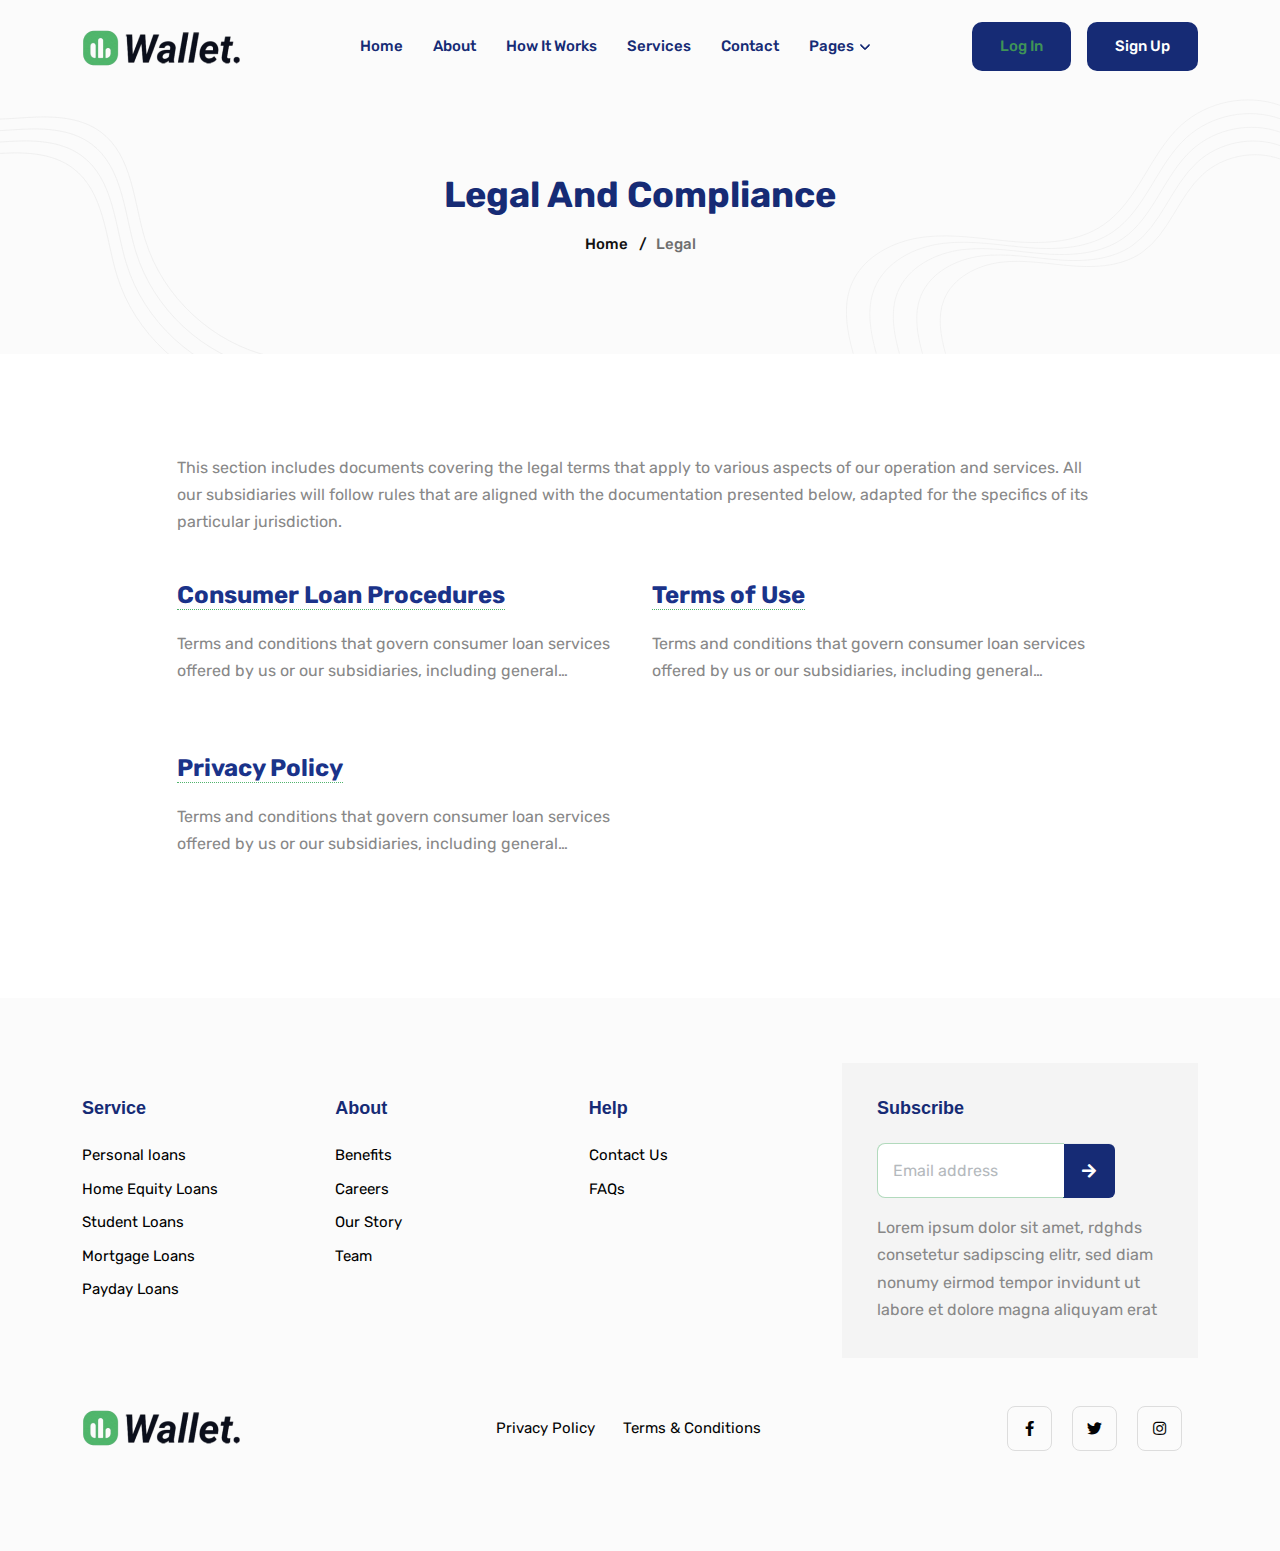
<file: legal.html>
<!DOCTYPE html>

<!--
 // WEBSITE: https://themefisher.com
 // TWITTER: https://twitter.com/themefisher
 // FACEBOOK: https://www.facebook.com/themefisher
 // GITHUB: https://github.com/themefisher/
-->

<html lang="en-us">

<head>
	<meta charset="utf-8">
	<title>Wallet - Payday Loan Service Template</title>
	<meta name="viewport" content="width=device-width, initial-scale=1, maximum-scale=5">
	<meta name="description" content="This is meta description">
	<meta name="author" content="Themefisher">
	<link rel="shortcut icon" href="images/favicon.png" type="image/x-icon">
	<link rel="icon" href="images/favicon.png" type="image/x-icon">

	<!-- # Google Fonts -->
	<link rel="preconnect" href="https://fonts.googleapis.com">
	<link rel="preconnect" href="https://fonts.gstatic.com" crossorigin>
	<link href="https://fonts.googleapis.com/css2?family=Rubik:wght@400;500;700&display=swap" rel="stylesheet">

	<!-- # CSS Plugins -->
	<link rel="stylesheet" href="plugins/slick/slick.css">
	<link rel="stylesheet" href="plugins/font-awesome/fontawesome.min.css">
	<link rel="stylesheet" href="plugins/font-awesome/brands.css">
	<link rel="stylesheet" href="plugins/font-awesome/solid.css">

	<!-- # Main Style Sheet -->
	<link rel="stylesheet" href="css/style.css">
</head>

<body>

<!-- navigation -->
<header class="navigation bg-tertiary">
	<nav class="navbar navbar-expand-xl navbar-light text-center py-3">
		<div class="container">
			<a class="navbar-brand" href="index.html">
				<img loading="prelaod" decoding="async" class="img-fluid" width="160" src="images/logo.png" alt="Wallet">
			</a>
			<button class="navbar-toggler" type="button" data-bs-toggle="collapse" data-bs-target="#navbarSupportedContent" aria-controls="navbarSupportedContent" aria-expanded="false" aria-label="Toggle navigation"> <span class="navbar-toggler-icon"></span>
			</button>
			<div class="collapse navbar-collapse" id="navbarSupportedContent">
				<ul class="navbar-nav mx-auto mb-2 mb-lg-0">
					<li class="nav-item"> <a class="nav-link" href="index.html">Home</a>
					</li>
					<li class="nav-item "> <a class="nav-link" href="about.html">About</a>
					</li>
					<li class="nav-item "> <a class="nav-link" href="how-it-works.html">How It Works</a>
					</li>
					<li class="nav-item "> <a class="nav-link" href="services.html">Services</a>
					</li>
					<li class="nav-item "> <a class="nav-link" href="contact.html">Contact</a>
					</li>
					<li class="nav-item dropdown"> <a class="nav-link dropdown-toggle" href="#" id="navbarDropdown" role="button" data-bs-toggle="dropdown" aria-expanded="false">Pages</a>
						<ul class="dropdown-menu" aria-labelledby="navbarDropdown">
							<li><a class="dropdown-item " href="blog.html">Blog</a>
							</li>
							<li><a class="dropdown-item " href="blog-details.html">Blog Details</a>
							</li>
							<li><a class="dropdown-item " href="service-details.html">Service Details</a>
							</li>
							<li><a class="dropdown-item " href="faq.html">FAQ&#39;s</a>
							</li>
							<li><a class="dropdown-item " href="legal.html">Legal</a>
							</li>
							<li><a class="dropdown-item " href="terms.html">Terms &amp; Condition</a>
							</li>
							<li><a class="dropdown-item " href="privacy-policy.html">Privacy &amp; Policy</a>
							</li>
						</ul>
					</li>
				</ul>
				<!-- account btn --> <a href="#!" class="btn btn-outline-primary">Log In</a>
				<!-- account btn --> <a href="#!" class="btn btn-primary ms-2 ms-lg-3">Sign Up</a>
			</div>
		</div>
	</nav>
</header>
<!-- /navigation -->

<div class="modal applyLoanModal fade" id="applyLoan" tabindex="-1" aria-labelledby="applyLoanLabel" aria-hidden="true">
  <div class="modal-dialog modal-dialog-centered">
    <div class="modal-content">
      <div class="modal-header border-bottom-0">
        <h4 class="modal-title" id="exampleModalLabel">How much do you need?</h4>
        <button type="button" class="btn-close" data-bs-dismiss="modal" aria-label="Close"></button>
      </div>
      <div class="modal-body">
        <form action="#!" method="post">
          <div class="row">
            <div class="col-lg-6 mb-4 pb-2">
              <div class="form-group">
                <label for="loan_amount" class="form-label">Amount</label>
                <input type="number" class="form-control shadow-none" id="loan_amount" placeholder="ex: 25000">
              </div>
            </div>
            <div class="col-lg-6 mb-4 pb-2">
              <div class="form-group">
                <label for="loan_how_long_for" class="form-label">How long for?</label>
                <input type="number" class="form-control shadow-none" id="loan_how_long_for" placeholder="ex: 12">
              </div>
            </div>
            <div class="col-lg-12 mb-4 pb-2">
              <div class="form-group">
                <label for="loan_repayment" class="form-label">Repayment</label>
                <input type="number" class="form-control shadow-none" id="loan_repayment" disabled>
              </div>
            </div>
            <div class="col-lg-6 mb-4 pb-2">
              <div class="form-group">
                <label for="loan_full_name" class="form-label">Full Name</label>
                <input type="text" class="form-control shadow-none" id="loan_full_name">
              </div>
            </div>
            <div class="col-lg-6 mb-4 pb-2">
              <div class="form-group">
                <label for="loan_email_address" class="form-label">Email address</label>
                <input type="email" class="form-control shadow-none" id="loan_email_address">
              </div>
            </div>
            <div class="col-lg-12">
              <button type="submit" class="btn btn-primary w-100">Get Your Loan Now</button>
            </div>
          </div>
        </form>
      </div>
    </div>
  </div>
</div>

<section class="page-header bg-tertiary">
  <div class="container">
    <div class="row">
      <div class="col-8 mx-auto text-center">
        <h2 class="mb-3 text-capitalize">Legal and Compliance</h2>
        <ul class="list-inline breadcrumbs text-capitalize" style="font-weight:500">
          <li class="list-inline-item"><a href="index.html">Home</a>
          </li>
          <li class="list-inline-item">/ &nbsp; <a href="legal.html">Legal</a>
          </li>
        </ul>
      </div>
    </div>
  </div>
  <div class="has-shapes">
    <svg class="shape shape-left text-light" viewBox="0 0 192 752" fill="none" xmlns="http://www.w3.org/2000/svg">
      <path
        d="M-30.883 0C-41.3436 36.4248 -22.7145 75.8085 4.29154 102.398C31.2976 128.987 65.8677 146.199 97.6457 166.87C129.424 187.542 160.139 213.902 172.162 249.847C193.542 313.799 149.886 378.897 129.069 443.036C97.5623 540.079 122.109 653.229 191 728.495"
        stroke="currentColor" stroke-miterlimit="10" />
      <path
        d="M-55.5959 7.52271C-66.0565 43.9475 -47.4274 83.3312 -20.4214 109.92C6.58466 136.51 41.1549 153.722 72.9328 174.393C104.711 195.064 135.426 221.425 147.449 257.37C168.829 321.322 125.174 386.42 104.356 450.559C72.8494 547.601 97.3965 660.752 166.287 736.018"
        stroke="currentColor" stroke-miterlimit="10" />
      <path
        d="M-80.3302 15.0449C-90.7909 51.4697 -72.1617 90.8535 -45.1557 117.443C-18.1497 144.032 16.4205 161.244 48.1984 181.915C79.9763 202.587 110.691 228.947 122.715 264.892C144.095 328.844 100.439 393.942 79.622 458.081C48.115 555.123 72.6622 668.274 141.552 743.54"
        stroke="currentColor" stroke-miterlimit="10" />
      <path
        d="M-105.045 22.5676C-115.506 58.9924 -96.8766 98.3762 -69.8706 124.965C-42.8646 151.555 -8.29436 168.767 23.4835 189.438C55.2615 210.109 85.9766 236.469 98.0001 272.415C119.38 336.367 75.7243 401.464 54.9072 465.604C23.4002 562.646 47.9473 675.796 116.838 751.063"
        stroke="currentColor" stroke-miterlimit="10" />
    </svg>
    <svg class="shape shape-right text-light" viewBox="0 0 731 746" fill="none" xmlns="http://www.w3.org/2000/svg">
      <path
        d="M12.1794 745.14C1.80036 707.275 -5.75764 666.015 8.73984 629.537C27.748 581.745 80.4729 554.968 131.538 548.843C182.604 542.703 234.032 552.841 285.323 556.748C336.615 560.64 391.543 557.276 433.828 527.964C492.452 487.323 511.701 408.123 564.607 360.255C608.718 320.353 675.307 307.183 731.29 327.323"
        stroke="currentColor" stroke-miterlimit="10" />
      <path
        d="M51.0253 745.14C41.2045 709.326 34.0538 670.284 47.7668 635.783C65.7491 590.571 115.623 565.242 163.928 559.449C212.248 553.641 260.884 563.235 309.4 566.931C357.916 570.627 409.887 567.429 449.879 539.701C505.35 501.247 523.543 426.331 573.598 381.059C615.326 343.314 678.324 330.853 731.275 349.906"
        stroke="currentColor" stroke-miterlimit="10" />
      <path
        d="M89.8715 745.14C80.6239 711.363 73.8654 674.568 86.8091 642.028C103.766 599.396 150.788 575.515 196.347 570.054C241.906 564.578 287.767 573.629 333.523 577.099C379.278 580.584 428.277 577.567 465.976 551.423C518.279 515.172 535.431 444.525 582.62 401.832C621.964 366.229 681.356 354.493 731.291 372.46"
        stroke="currentColor" stroke-miterlimit="10" />
      <path
        d="M128.718 745.14C120.029 713.414 113.678 678.838 125.837 648.274C141.768 608.221 185.939 585.788 228.737 580.659C271.536 575.515 314.621 584.008 357.6 587.282C400.58 590.556 446.607 587.719 482.028 563.16C531.163 529.111 547.275 462.733 591.612 422.635C628.572 389.19 684.375 378.162 731.276 395.043"
        stroke="currentColor" stroke-miterlimit="10" />
      <path
        d="M167.564 745.14C159.432 715.451 153.504 683.107 164.863 654.519C179.753 617.046 221.088 596.062 261.126 591.265C301.164 586.452 341.473 594.402 381.677 597.465C421.88 600.527 464.95 597.872 498.094 574.896C544.061 543.035 559.146 480.942 600.617 443.423C635.194 412.135 687.406 401.817 731.276 417.612"
        stroke="currentColor" stroke-miterlimit="10" />
      <path
        d="M817.266 289.466C813.108 259.989 787.151 237.697 759.261 227.271C731.372 216.846 701.077 215.553 671.666 210.904C642.254 206.24 611.795 197.156 591.664 175.224C555.853 136.189 566.345 75.5336 560.763 22.8649C552.302 -56.8256 498.487 -130.133 425 -162.081"
        stroke="currentColor" stroke-miterlimit="10" />
      <path
        d="M832.584 276.159C828.427 246.683 802.469 224.391 774.58 213.965C746.69 203.539 716.395 202.246 686.984 197.598C657.573 192.934 627.114 183.85 606.982 161.918C571.172 122.883 581.663 62.2275 576.082 9.55873C567.62 -70.1318 513.806 -143.439 440.318 -175.387"
        stroke="currentColor" stroke-miterlimit="10" />
      <path
        d="M847.904 262.853C843.747 233.376 817.789 211.084 789.9 200.659C762.011 190.233 731.716 188.94 702.304 184.292C672.893 179.627 642.434 170.544 622.303 148.612C586.492 109.577 596.983 48.9211 591.402 -3.74766C582.94 -83.4382 529.126 -156.746 455.638 -188.694"
        stroke="currentColor" stroke-miterlimit="10" />
      <path
        d="M863.24 249.547C859.083 220.07 833.125 197.778 805.236 187.353C777.347 176.927 747.051 175.634 717.64 170.986C688.229 166.321 657.77 157.237 637.639 135.306C601.828 96.2707 612.319 35.6149 606.738 -17.0538C598.276 -96.7443 544.462 -170.052 470.974 -202"
        stroke="currentColor" stroke-miterlimit="10" />
    </svg>
  </div>
</section>

<section class="section-sm">
  <div class="container">
    <div class="row">
      <div class="col-lg-10 mx-auto">
        <div class="content">
          <p>This section includes documents covering the legal terms that apply to various aspects of our operation and
            services. All our subsidiaries will follow rules that are aligned with the documentation presented below,
            adapted for the specifics of its particular jurisdiction.</p>
          <div class="row">
            <div class="col-lg-6 mb-4">
              <h3 id="consumer-loan-procedureshow-it-works"><a href="how-it-works.html">Consumer Loan Procedures</a></h3>
              <p>Terms and conditions that govern consumer loan services offered by us or our subsidiaries, including
                general&hellip;
            </div>
            <div class="col-lg-6 mb-4">
              <h3 id="terms-of-useterms"><a href="terms.html">Terms of Use</a></h3>
              <p>Terms and conditions that govern consumer loan services offered by us or our subsidiaries, including
                general&hellip;
            </div>
            <div class="col-lg-6 mb-4">
              <h3 id="privacy-policyprivacy-policy"><a href="privacy-policy.html">Privacy Policy</a></h3>
              <p>Terms and conditions that govern consumer loan services offered by us or our subsidiaries, including
                general&hellip;
            </div>
          </div>
        </div>
      </div>
    </div>
  </div>
</section>

<footer class="section-sm bg-tertiary">
	<div class="container">
		<div class="row justify-content-between">
			<div class="col-lg-2 col-md-4 col-6 mb-4">
				<div class="footer-widget">
					<h5 class="mb-4 text-primary font-secondary">Service</h5>
					<ul class="list-unstyled">
						<li class="mb-2"><a href="service-details.html">Personal loans</a>
						</li>
						<li class="mb-2"><a href="service-details.html">Home Equity Loans</a>
						</li>
						<li class="mb-2"><a href="service-details.html">Student Loans</a>
						</li>
						<li class="mb-2"><a href="service-details.html">Mortgage Loans</a>
						</li>
						<li class="mb-2"><a href="service-details.html">Payday Loans</a>
						</li>
					</ul>
				</div>
			</div>
			<div class="col-lg-2 col-md-4 col-6 mb-4">
				<div class="footer-widget">
					<h5 class="mb-4 text-primary font-secondary">About</h5>
					<ul class="list-unstyled">
						<li class="mb-2"><a href="#!">Benefits</a>
						</li>
						<li class="mb-2"><a href="#!">Careers</a>
						</li>
						<li class="mb-2"><a href="#!">Our Story</a>
						</li>
						<li class="mb-2"><a href="#!">Team</a>
						</li>
					</ul>
				</div>
			</div>
			<div class="col-lg-2 col-md-4 col-6 mb-4">
				<div class="footer-widget">
					<h5 class="mb-4 text-primary font-secondary">Help</h5>
					<ul class="list-unstyled">
						<li class="mb-2"><a href="contact.html">Contact Us</a>
						</li>
						<li class="mb-2"><a href="faq.html">FAQs</a>
						</li>
					</ul>
				</div>
			</div>
			<div class="col-lg-4 col-md-12 newsletter-form">
				<div style="background-color: #F4F4F4; padding: 35px;">
					<h5 class="mb-4 text-primary font-secondary">Subscribe</h5>
					<div class="pe-0 pe-xl-5">
						<form action="#!" method="post" name="mc-embedded-subscribe-form" target="_blank">
							<div class="input-group mb-3">
								<input type="text" class="form-control shadow-none bg-white border-end-0" placeholder="Email address"> <span class="input-group-text border-0 p-0">
                    <button class="input-group-text border-0 bg-primary" type="submit" name="subscribe"
                      aria-label="Subscribe for Newsletter"><i class="fas fa-arrow-right"></i></button>
                  </span>
							</div>
							<div style="position: absolute; left: -5000px;" aria-hidden="true">
								<input type="text" name="b_463ee871f45d2d93748e77cad_a0a2c6d074" tabindex="-1">
							</div>
						</form>
					</div>
					<p class="mb-0">Lorem ipsum dolor sit amet, rdghds consetetur sadipscing elitr, sed diam nonumy eirmod tempor invidunt ut labore et dolore magna aliquyam erat</p>
				</div>
			</div>
		</div>
		<div class="row align-items-center mt-5 text-center text-md-start">
			<div class="col-lg-4">
        <a href="index.html">
          <img loading="prelaod" decoding="async" class="img-fluid" width="160" src="images/logo.png" alt="Wallet">
        </a>
			</div>
			<div class="col-lg-4 col-md-6 mt-4 mt-lg-0">
				<ul class="list-unstyled list-inline mb-0 text-lg-center">
					<li class="list-inline-item me-4"><a class="text-black" href="privacy-policy.html">Privacy Policy</a>
					</li>
					<li class="list-inline-item me-4"><a class="text-black" href="terms.html">Terms &amp; Conditions</a>
					</li>
				</ul>
			</div>
			<div class="col-lg-4 col-md-6 text-md-end mt-4 mt-md-0">
				<ul class="list-unstyled list-inline mb-0 social-icons">
					<li class="list-inline-item me-3"><a title="Explorer Facebook Profile" class="text-black" href="https://facebook.com/"><i class="fab fa-facebook-f"></i></a>
					</li>
					<li class="list-inline-item me-3"><a title="Explorer Twitter Profile" class="text-black" href="https://twitter.com/"><i class="fab fa-twitter"></i></a>
					</li>
					<li class="list-inline-item me-3"><a title="Explorer Instagram Profile" class="text-black" href="https://instagram.com/"><i class="fab fa-instagram"></i></a>
					</li>
				</ul>
			</div>
		</div>
	</div>
</footer>


<!-- # JS Plugins -->
<script src="plugins/jquery/jquery.min.js"></script>
<script src="plugins/bootstrap/bootstrap.min.js"></script>
<script src="plugins/slick/slick.min.js"></script>
<script src="plugins/scrollmenu/scrollmenu.min.js"></script>

<!-- Main Script -->
<script src="js/script.js"></script>

</body>
</html>
</file>
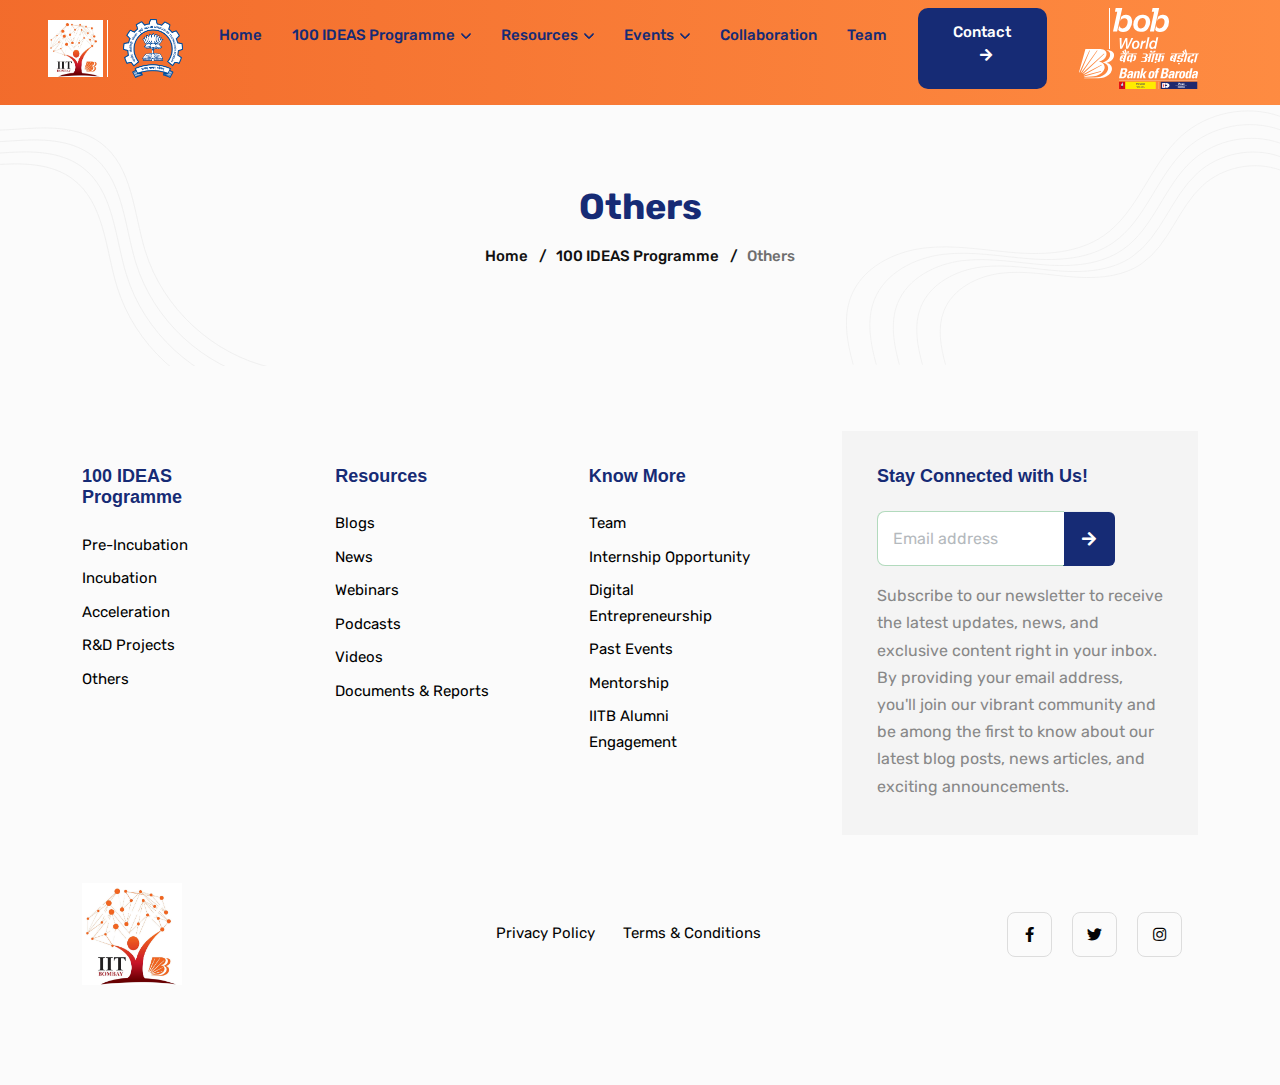
<file: Others.html>
<!DOCTYPE html>
<html lang="en-us">

<head>
    <meta charset="utf-8">
    <title>Others | BoBIC IITB</title>
    <meta name="viewport" content="width=device-width, initial-scale=1, maximum-scale=5">
    <meta name="description" content="This is meta description">
    <meta name="author" content="BoBIC-IIT Bombay">
    <link rel="shortcut icon" href="images/banner/IITB-BOBIC Logo.jpg" type="image/x-icon">
    <link rel="icon" href="images/banner/IITB-BOBIC Logo.jpg" type="image/x-icon">

    <!-- theme meta -->
    <meta name="BoBIC Main website" content="Bank of Baroda Innovation Center" />

    <!-- # Google Fonts -->
    <link rel="preconnect" href="https://fonts.googleapis.com">
    <link rel="preconnect" href="https://fonts.gstatic.com" crossorigin>
    <link href="https://fonts.googleapis.com/css2?family=Rubik:wght@400;500;700&display=swap" rel="stylesheet">

    <!-- # CSS Plugins -->
    <link rel="stylesheet" href="plugins/slick/slick.css">
    <link rel="stylesheet" href="plugins/font-awesome/fontawesome.min.css">
    <link rel="stylesheet" href="plugins/font-awesome/brands.css">
    <link rel="stylesheet" href="plugins/font-awesome/solid.css">

    <!-- # Main Style Sheet -->
    <link rel="stylesheet" href="css/style.css">


</head>

<body>

    <!-- navigation -->
    <header class="navigation bg-warning">
        <nav class="navbar navbar-expand-xl navbar-light text-center pb-3 px-lg-5 px-2">

            <a class="navbar-brand" href="index.html">
                <img loading="prelaod" decoding="async" class="img-fluid pe-1" style="border-right: 1px solid white;"
                    width="60" src="images/banner/IITB-BOBIC Logo.jpg" alt="bobic-logo">
                <img loading="prelaod" decoding="async" class="img-fluid mx-2" width="60"
                    src="images/iit-bombay-logo.png" alt="iitb-logo">
            </a>
            <button class="navbar-toggler" type="button" data-bs-toggle="collapse"
                data-bs-target="#navbarSupportedContent" aria-controls="navbarSupportedContent" aria-expanded="false"
                aria-label="Toggle navigation"> <span class="navbar-toggler-icon"></span>
            </button>
            <div class="collapse navbar-collapse align-items-end" id="navbarSupportedContent">
                <ul class="navbar-nav mx-auto mb-2 mb-lg-0">
                    <li class="nav-item"> <a class="nav-link " href="index.html">Home</a>
                    </li>
                    <!-- <li class="nav-item"> <a class="nav-link" href="index.html">100 IDEAS Programme</a>
					</li> -->

                    <li class="nav-item dropdown"> <a class="nav-link dropdown-toggle" href="#" id="navbarDropdown"
                            role="button" data-bs-toggle="dropdown" aria-expanded="false">100 IDEAS Programme</a>
                        <ul class="dropdown-menu" aria-labelledby="navbarDropdown">
                            <li><a class="dropdown-item border-bottom" href="pre-incubation.html">Pre-incubation</a>
                            </li>
                            <!-- <li><a class="dropdown-item " href="#">Incubation</a>
							</li>
							<li><a class="dropdown-item " href="#">Acceleration</a> -->
                    </li>
                    <li><a class="dropdown-item border-bottom" href="RnD-projects.html">R&D Projects</a>
                    </li>
                    <li><a class="dropdown-item border-bottom" href="Others.html">Others</a>
                    </li>
                </ul>
                </li>


                <!-- chair professors  -->
                <!-- <li class="nav-item dropdown"> <a class="nav-link dropdown-toggle" href="#" id="navbarDropdown" role="button" data-bs-toggle="dropdown" aria-expanded="false">Chair professors</a>
						<ul class="dropdown-menu" aria-labelledby="navbarDropdown">
							<li><a class="dropdown-item " href="#">Digital Entrepreneurship</a>
							</li>
							<li><a class="dropdown-item " href="#">Technology Sustainable Finance</a>
							</li>
						
						</ul>
					</li> -->


                <!-- <li class="nav-item "> <a class="nav-link" href="about.html">Resources</a>
					</li> -->
                <li class="nav-item dropdown"> <a class="nav-link dropdown-toggle" href="#" id="navbarDropdown"
                        role="button" data-bs-toggle="dropdown" aria-expanded="false">Resources</a>
                    <ul class="dropdown-menu" aria-labelledby="navbarDropdown">
                        <li><a class="dropdown-item border-bottom" href="#">Blogs</a>
                        </li>
                        <li><a class="dropdown-item border-bottom" href="#">News</a>
                        </li>
                        <li><a class="dropdown-item border-bottom" href="#">Webinars</a>
                        </li>
                        <li><a class="dropdown-item border-bottom" href="#">Podcasts</a>
                        </li>
                        <li><a class="dropdown-item border-bottom" href="#">Videos</a>
                        </li>
                        <li><a class="dropdown-item border-bottom" href="#">Documents/Reports</a>
                        </li>
                    </ul>
                </li>

                <!-- <li class="nav-item "> <a class="nav-link" href="how-it-works.html">Events</a>
					</li> -->
                <li class="nav-item dropdown"> <a class="nav-link dropdown-toggle" href="#" id="navbarDropdown"
                        role="button" data-bs-toggle="dropdown" aria-expanded="false">Events</a>
                    <ul class="dropdown-menu" aria-labelledby="navbarDropdown">
                        <li><a class="dropdown-item border-bottom" href="#">Past</a>
                        </li>
                        <li><a class="dropdown-item border-bottom" href="#">Forthcoming</a>
                        </li>

                    </ul>
                </li>

                <!-- 
          <li class="nav-item dropdown"> <a class="nav-link dropdown-toggle" href="#" id="navbarDropdown" role="button"
              data-bs-toggle="dropdown" aria-expanded="false">Collaboration</a>
            <ul class="dropdown-menu" aria-labelledby="navbarDropdown">
              <li><a class="dropdown-item " href="#">Mentorship</a>
              </li>
              <li><a class="dropdown-item " href="#">Technical Partner & Support</a>
              </li>
              <li><a class="dropdown-item " href="#">Financial Partner & Support</a>
              </li>
              <li><a class="dropdown-item " href="#">Sandbox Environment Support</a>
              </li>
              <li><a class="dropdown-item " href="#">Marketing Enablement Support</a>
              </li>
              <li><a class="dropdown-item " href="#">IITB Alumni Engagement</a>
              </li>
            </ul>
          </li> -->



                <li class="nav-item "> <a class="nav-link" href="#">Collaboration</a>
                </li>
                <li class="nav-item "> <a class="nav-link" href="#">Team</a>
                </li>


                <!-- account btn -->
                <!-- <a href="#!" class="btn btn-outline-primary">Log In</a> -->
                <!-- account btn -->

                <a href="#" class="btn btn-deepblue ms-2 ms-lg-3">Contact<span style="font-size: 14px;"
                        class="ms-2 fas fa-arrow-right"></span></a>
                <li class="nav-item ">
                    <img loading="prelaod" decoding="async" class="img-fluid mx-2"
                        style="border-left: 1px solid white; padding-left: 3px;" width="60"
                        src="images/bob-world-logo.svg" alt="bobic-logo">
                    <img loading="prelaod" decoding="async" class="img-fluid " width="120" src="images/bob-logo.svg"
                        alt="bobic-logo">

                </li>
            </div>

        </nav>
    </header>
    <!-- /navigation -->
    <section class="page-header bg-tertiary">
        <div class="container">
            <div class="row">
                <div class="col-8 mx-auto text-center">
                    <h2 class="mb-3 text-capitalize">Others</h2>
                    <ul class="list-inline breadcrumbs text-capitalize" style="font-weight:500">
                        <li class="list-inline-item"><a href="index.html">Home</a>
                        </li>
                        <li class="list-inline-item">/ &nbsp; <a href="">100 IDEAS Programme</a>
                        </li>
                        <li class="list-inline-item">/ &nbsp; <a href="pre-incubation.html">Others</a>
                        </li>
                    </ul>
                </div>
            </div>
        </div>
        <div class="has-shapes">
            <svg class="shape shape-left text-light" viewBox="0 0 192 752" fill="none"
                xmlns="http://www.w3.org/2000/svg">
                <path
                    d="M-30.883 0C-41.3436 36.4248 -22.7145 75.8085 4.29154 102.398C31.2976 128.987 65.8677 146.199 97.6457 166.87C129.424 187.542 160.139 213.902 172.162 249.847C193.542 313.799 149.886 378.897 129.069 443.036C97.5623 540.079 122.109 653.229 191 728.495"
                    stroke="currentColor" stroke-miterlimit="10" />
                <path
                    d="M-55.5959 7.52271C-66.0565 43.9475 -47.4274 83.3312 -20.4214 109.92C6.58466 136.51 41.1549 153.722 72.9328 174.393C104.711 195.064 135.426 221.425 147.449 257.37C168.829 321.322 125.174 386.42 104.356 450.559C72.8494 547.601 97.3965 660.752 166.287 736.018"
                    stroke="currentColor" stroke-miterlimit="10" />
                <path
                    d="M-80.3302 15.0449C-90.7909 51.4697 -72.1617 90.8535 -45.1557 117.443C-18.1497 144.032 16.4205 161.244 48.1984 181.915C79.9763 202.587 110.691 228.947 122.715 264.892C144.095 328.844 100.439 393.942 79.622 458.081C48.115 555.123 72.6622 668.274 141.552 743.54"
                    stroke="currentColor" stroke-miterlimit="10" />
                <path
                    d="M-105.045 22.5676C-115.506 58.9924 -96.8766 98.3762 -69.8706 124.965C-42.8646 151.555 -8.29436 168.767 23.4835 189.438C55.2615 210.109 85.9766 236.469 98.0001 272.415C119.38 336.367 75.7243 401.464 54.9072 465.604C23.4002 562.646 47.9473 675.796 116.838 751.063"
                    stroke="currentColor" stroke-miterlimit="10" />
            </svg>
            <svg class="shape shape-right text-light" viewBox="0 0 731 746" fill="none"
                xmlns="http://www.w3.org/2000/svg">
                <path
                    d="M12.1794 745.14C1.80036 707.275 -5.75764 666.015 8.73984 629.537C27.748 581.745 80.4729 554.968 131.538 548.843C182.604 542.703 234.032 552.841 285.323 556.748C336.615 560.64 391.543 557.276 433.828 527.964C492.452 487.323 511.701 408.123 564.607 360.255C608.718 320.353 675.307 307.183 731.29 327.323"
                    stroke="currentColor" stroke-miterlimit="10" />
                <path
                    d="M51.0253 745.14C41.2045 709.326 34.0538 670.284 47.7668 635.783C65.7491 590.571 115.623 565.242 163.928 559.449C212.248 553.641 260.884 563.235 309.4 566.931C357.916 570.627 409.887 567.429 449.879 539.701C505.35 501.247 523.543 426.331 573.598 381.059C615.326 343.314 678.324 330.853 731.275 349.906"
                    stroke="currentColor" stroke-miterlimit="10" />
                <path
                    d="M89.8715 745.14C80.6239 711.363 73.8654 674.568 86.8091 642.028C103.766 599.396 150.788 575.515 196.347 570.054C241.906 564.578 287.767 573.629 333.523 577.099C379.278 580.584 428.277 577.567 465.976 551.423C518.279 515.172 535.431 444.525 582.62 401.832C621.964 366.229 681.356 354.493 731.291 372.46"
                    stroke="currentColor" stroke-miterlimit="10" />
                <path
                    d="M128.718 745.14C120.029 713.414 113.678 678.838 125.837 648.274C141.768 608.221 185.939 585.788 228.737 580.659C271.536 575.515 314.621 584.008 357.6 587.282C400.58 590.556 446.607 587.719 482.028 563.16C531.163 529.111 547.275 462.733 591.612 422.635C628.572 389.19 684.375 378.162 731.276 395.043"
                    stroke="currentColor" stroke-miterlimit="10" />
                <path
                    d="M167.564 745.14C159.432 715.451 153.504 683.107 164.863 654.519C179.753 617.046 221.088 596.062 261.126 591.265C301.164 586.452 341.473 594.402 381.677 597.465C421.88 600.527 464.95 597.872 498.094 574.896C544.061 543.035 559.146 480.942 600.617 443.423C635.194 412.135 687.406 401.817 731.276 417.612"
                    stroke="currentColor" stroke-miterlimit="10" />
                <path
                    d="M817.266 289.466C813.108 259.989 787.151 237.697 759.261 227.271C731.372 216.846 701.077 215.553 671.666 210.904C642.254 206.24 611.795 197.156 591.664 175.224C555.853 136.189 566.345 75.5336 560.763 22.8649C552.302 -56.8256 498.487 -130.133 425 -162.081"
                    stroke="currentColor" stroke-miterlimit="10" />
                <path
                    d="M832.584 276.159C828.427 246.683 802.469 224.391 774.58 213.965C746.69 203.539 716.395 202.246 686.984 197.598C657.573 192.934 627.114 183.85 606.982 161.918C571.172 122.883 581.663 62.2275 576.082 9.55873C567.62 -70.1318 513.806 -143.439 440.318 -175.387"
                    stroke="currentColor" stroke-miterlimit="10" />
                <path
                    d="M847.904 262.853C843.747 233.376 817.789 211.084 789.9 200.659C762.011 190.233 731.716 188.94 702.304 184.292C672.893 179.627 642.434 170.544 622.303 148.612C586.492 109.577 596.983 48.9211 591.402 -3.74766C582.94 -83.4382 529.126 -156.746 455.638 -188.694"
                    stroke="currentColor" stroke-miterlimit="10" />
                <path
                    d="M863.24 249.547C859.083 220.07 833.125 197.778 805.236 187.353C777.347 176.927 747.051 175.634 717.64 170.986C688.229 166.321 657.77 157.237 637.639 135.306C601.828 96.2707 612.319 35.6149 606.738 -17.0538C598.276 -96.7443 544.462 -170.052 470.974 -202"
                    stroke="currentColor" stroke-miterlimit="10" />
            </svg>
        </div>
    </section>


    <!-- ---------------------------------------Main Content Starts--------------------------------------------------------------- -->



    <!-- ---------------------------------------Main Content Ends--------------------------------------------------------------- ---->

    <!-- Footer ------------------------------------------------------------------------------------------------------ ---------------->

    <footer class="section-sm bg-tertiary">
        <div class="container">
            <div class="row justify-content-between">
                <div class="col-lg-2 col-md-4 col-6 mb-4">
                    <div class="footer-widget">
                        <h5 class="mb-4 text-primary font-secondary">100 IDEAS Programme</h5>
                        <ul class="list-unstyled">
                            <li class="mb-2"><a href="#">Pre-Incubation</a>
                            </li>
                            <li class="mb-2"><a href="#">Incubation</a>
                            </li>
                            <li class="mb-2"><a href="#">Acceleration</a>
                            </li>
                            <li class="mb-2"><a href="#">R&D Projects</a>
                            </li>
                            <li class="mb-2"><a href="#">Others</a>
                            </li>
                        </ul>
                    </div>
                </div>
                <div class="col-lg-2 col-md-4 col-6 mb-4">
                    <div class="footer-widget">
                        <h5 class="mb-4 text-primary font-secondary">Resources</h5>
                        <ul class="list-unstyled">
                            <li class="mb-2"><a href="#!">Blogs</a>
                            </li>
                            <li class="mb-2"><a href="#!">News</a>
                            </li>
                            <li class="mb-2"><a href="#!">Webinars</a>
                            </li>
                            <li class="mb-2"><a href="#!">Podcasts</a>
                            </li>
                            <li class="mb-2"><a href="#!">Videos</a>
                            </li>
                            <li class="mb-2"><a href="#!">Documents & Reports</a>
                            </li>
                        </ul>
                    </div>
                </div>
                <div class="col-lg-2 col-md-4 col-6 mb-4">
                    <div class="footer-widget">
                        <h5 class="mb-4 text-primary font-secondary">Know More</h5>
                        <ul class="list-unstyled">
                            <li class="mb-2"><a href="#">Team</a>
                            </li>
                            <li class="mb-2" id="internship"><a href="#">Internship Opportunity</a>
                            </li>
                            <li class="mb-2"><a href="#!">Digital Entrepreneurship</a>
                            </li>
                            <li class="mb-2"><a href="#!">Past Events</a>
                            </li>
                            <li class="mb-2"><a href="#!">Mentorship</a>
                            </li>
                            <li class="mb-2"><a href="#!">IITB Alumni Engagement</a>
                            </li>
                        </ul>
                    </div>
                </div>
                <div class="col-lg-4 col-md-12 newsletter-form">
                    <div style="background-color: #F4F4F4; padding: 35px;">
                        <h5 class="mb-4 text-primary font-secondary">Stay Connected with Us!</h5>
                        <div class="pe-0 pe-xl-5">
                            <form action="#!" method="post" name="mc-embedded-subscribe-form" target="_blank">
                                <div class="input-group mb-3">
                                    <input type="text" class="form-control shadow-none bg-white border-end-0"
                                        placeholder="Email address">
                                    <span class="input-group-text border-0 p-0">
                                        <button class="input-group-text border-0 bg-primary" type="submit"
                                            name="subscribe" aria-label="Subscribe for Newsletter"><i
                                                class="fas fa-arrow-right"></i></button>
                                    </span>
                                </div>
                                <div style="position: absolute; left: -5000px;" aria-hidden="true">
                                    <input type="text" name="b_463ee871f45d2d93748e77cad_a0a2c6d074" tabindex="-1">
                                </div>
                            </form>
                        </div>
                        <p class="mb-0">Subscribe to our newsletter to receive the latest updates, news, and exclusive
                            content right
                            in your inbox. By providing
                            your email address, you'll join our vibrant community and be among the first to know about
                            our latest blog
                            posts, news
                            articles, and exciting announcements.</p>
                    </div>
                </div>
            </div>
            <div class="row align-items-center mt-5 text-center text-md-start">
                <div class="col-lg-4 d-flex">
                    <a href="index.html">
                        <img loading="prelaod" decoding="async" class="img-fluid" width="100"
                            src="images/banner/IITB-BOBIC Logo.jpg" alt="BoBIC">
                    </a>

                </div>
                <div class="col-lg-4 col-md-6 mt-4 mt-lg-0">
                    <ul class="list-unstyled list-inline mb-0 text-lg-center">
                        <li class="list-inline-item me-4"><a class="text-black" href="#">Privacy Policy</a>
                        </li>
                        <li class="list-inline-item me-4"><a class="text-black" href="#">Terms &amp; Conditions</a>
                        </li>
                    </ul>
                </div>
                <div class="col-lg-4 col-md-6 text-md-end mt-4 mt-md-0">
                    <ul class="list-unstyled list-inline mb-0 social-icons">
                        <li class="list-inline-item me-3"><a title="Explorer Facebook Profile" class="text-black"
                                href="https://facebook.com/"><i class="fab fa-facebook-f"></i></a>
                        </li>
                        <li class="list-inline-item me-3"><a title="Explorer Twitter Profile" class="text-black"
                                href="https://twitter.com/"><i class="fab fa-twitter"></i></a>
                        </li>
                        <li class="list-inline-item me-3"><a title="Explorer Instagram Profile" class="text-black"
                                href="https://instagram.com/"><i class="fab fa-instagram"></i></a>
                        </li>
                    </ul>
                </div>
            </div>
        </div>
    </footer>


    <!-- # JS Plugins -->
    <script src="plugins/jquery/jquery.min.js"></script>
    <script src="plugins/bootstrap/bootstrap.min.js"></script>
    <script src="plugins/slick/slick.min.js"></script>
    <script src="plugins/scrollmenu/scrollmenu.min.js"></script>

    <!-- Main Script -->
    <script src="js/script.js"></script>

</body>

</html>
</file>
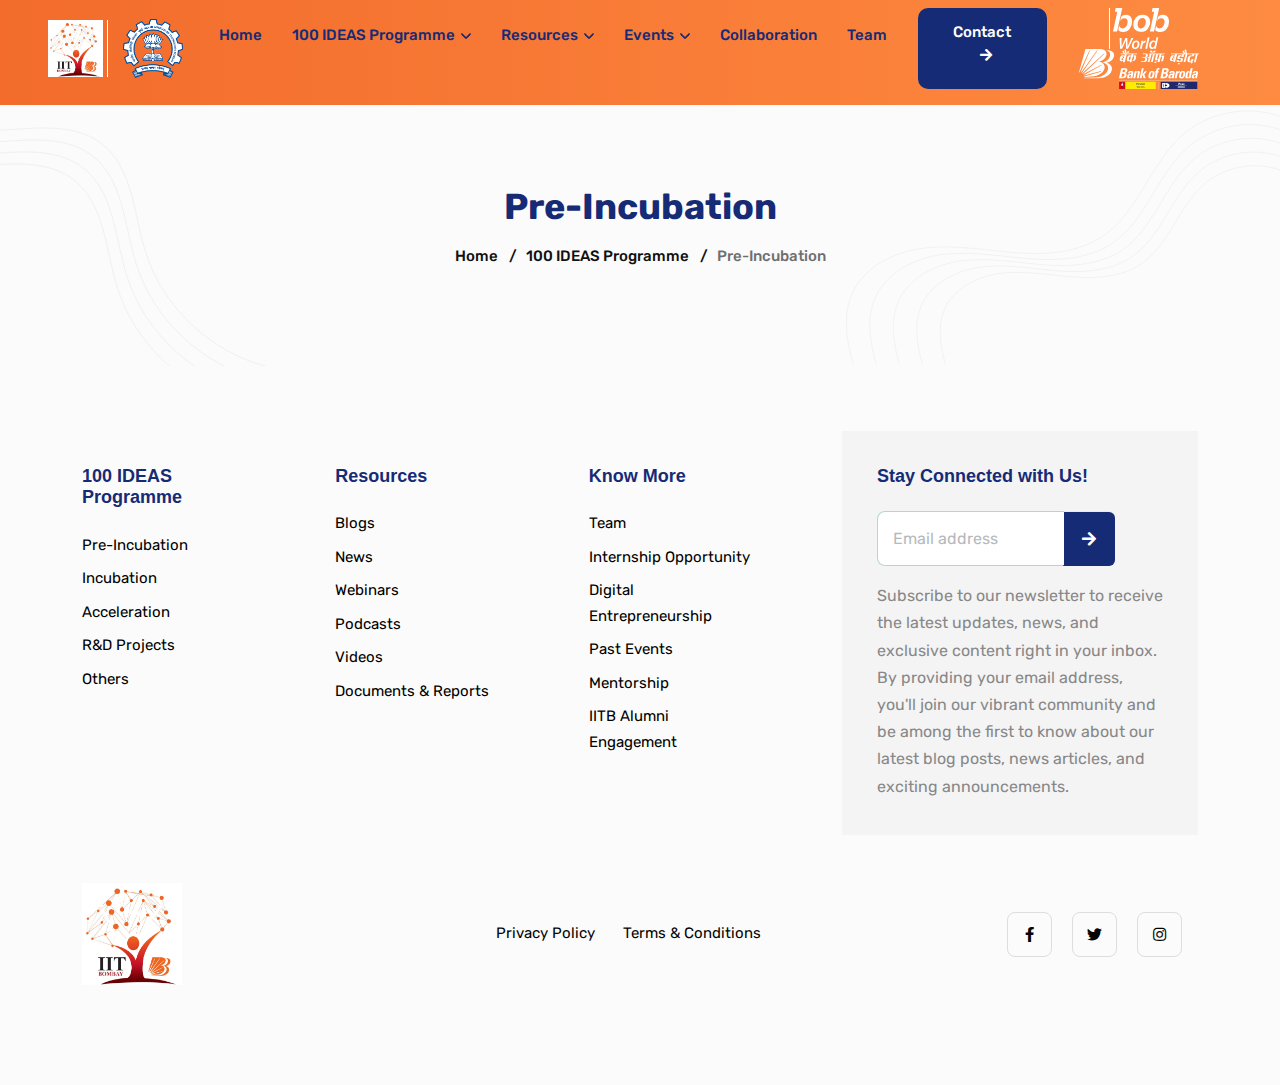
<file: pre-incubation.html>
<!DOCTYPE html>
<html lang="en-us">

<head>
    <meta charset="utf-8">
    <title>Pre-Incubation | BoBIC IITB</title>
    <meta name="viewport" content="width=device-width, initial-scale=1, maximum-scale=5">
    <meta name="description" content="This is meta description">
    <meta name="author" content="BoBIC-IIT Bombay">
    <link rel="shortcut icon" href="images/banner/IITB-BOBIC Logo.jpg" type="image/x-icon">
    <link rel="icon" href="images/banner/IITB-BOBIC Logo.jpg" type="image/x-icon">

    <!-- theme meta -->
    <meta name="BoBIC Main website" content="Bank of Baroda Innovation Center" />

    <!-- # Google Fonts -->
    <link rel="preconnect" href="https://fonts.googleapis.com">
    <link rel="preconnect" href="https://fonts.gstatic.com" crossorigin>
    <link href="https://fonts.googleapis.com/css2?family=Rubik:wght@400;500;700&display=swap" rel="stylesheet">

    <!-- # CSS Plugins -->
    <link rel="stylesheet" href="plugins/slick/slick.css">
    <link rel="stylesheet" href="plugins/font-awesome/fontawesome.min.css">
    <link rel="stylesheet" href="plugins/font-awesome/brands.css">
    <link rel="stylesheet" href="plugins/font-awesome/solid.css">

    <!-- # Main Style Sheet -->
    <link rel="stylesheet" href="css/style.css">


</head>

<body>

    <!-- navigation -->
    <header class="navigation bg-warning">
        <nav class="navbar navbar-expand-xl navbar-light text-center pb-3 px-lg-5 px-2">

            <a class="navbar-brand" href="index.html">
                <img loading="prelaod" decoding="async" class="img-fluid pe-1" style="border-right: 1px solid white;"
                    width="60" src="images/banner/IITB-BOBIC Logo.jpg" alt="bobic-logo">
                <img loading="prelaod" decoding="async" class="img-fluid mx-2" width="60"
                    src="images/iit-bombay-logo.png" alt="iitb-logo">
            </a>
            <button class="navbar-toggler" type="button" data-bs-toggle="collapse"
                data-bs-target="#navbarSupportedContent" aria-controls="navbarSupportedContent" aria-expanded="false"
                aria-label="Toggle navigation"> <span class="navbar-toggler-icon"></span>
            </button>
            <div class="collapse navbar-collapse align-items-end" id="navbarSupportedContent">
                <ul class="navbar-nav mx-auto mb-2 mb-lg-0">
                    <li class="nav-item"> <a class="nav-link " href="index.html">Home</a>
                    </li>
                    <!-- <li class="nav-item"> <a class="nav-link" href="index.html">100 IDEAS Programme</a>
					</li> -->

                    <li class="nav-item dropdown"> <a class="nav-link dropdown-toggle" href="#" id="navbarDropdown"
                            role="button" data-bs-toggle="dropdown" aria-expanded="false">100 IDEAS Programme</a>
                        <ul class="dropdown-menu" aria-labelledby="navbarDropdown">
                            <li><a class="dropdown-item border-bottom" href="pre-incubation.html">Pre-incubation</a>
                            </li>
                            <!-- <li><a class="dropdown-item " href="#">Incubation</a>
							</li>
							<li><a class="dropdown-item " href="#">Acceleration</a> -->
                    </li>
                    <li><a class="dropdown-item border-bottom" href="RnD-projects.html">R&D Projects</a>
                    </li>
                    <li><a class="dropdown-item border-bottom" href="Others.html">Others</a>
                    </li>
                </ul>
                </li>


                <!-- chair professors  -->
                <!-- <li class="nav-item dropdown"> <a class="nav-link dropdown-toggle" href="#" id="navbarDropdown" role="button" data-bs-toggle="dropdown" aria-expanded="false">Chair professors</a>
						<ul class="dropdown-menu" aria-labelledby="navbarDropdown">
							<li><a class="dropdown-item " href="#">Digital Entrepreneurship</a>
							</li>
							<li><a class="dropdown-item " href="#">Technology Sustainable Finance</a>
							</li>
						
						</ul>
					</li> -->


                <!-- <li class="nav-item "> <a class="nav-link" href="about.html">Resources</a>
					</li> -->
                <li class="nav-item dropdown"> <a class="nav-link dropdown-toggle" href="#" id="navbarDropdown"
                        role="button" data-bs-toggle="dropdown" aria-expanded="false">Resources</a>
                    <ul class="dropdown-menu" aria-labelledby="navbarDropdown">
                        <li><a class="dropdown-item border-bottom" href="#">Blogs</a>
                        </li>
                        <li><a class="dropdown-item border-bottom" href="#">News</a>
                        </li>
                        <li><a class="dropdown-item border-bottom" href="#">Webinars</a>
                        </li>
                        <li><a class="dropdown-item border-bottom" href="#">Podcasts</a>
                        </li>
                        <li><a class="dropdown-item border-bottom" href="#">Videos</a>
                        </li>
                        <li><a class="dropdown-item border-bottom" href="#">Documents/Reports</a>
                        </li>
                    </ul>
                </li>

                <!-- <li class="nav-item "> <a class="nav-link" href="how-it-works.html">Events</a>
					</li> -->
                <li class="nav-item dropdown"> <a class="nav-link dropdown-toggle" href="#" id="navbarDropdown"
                        role="button" data-bs-toggle="dropdown" aria-expanded="false">Events</a>
                    <ul class="dropdown-menu" aria-labelledby="navbarDropdown">
                        <li><a class="dropdown-item border-bottom" href="#">Past</a>
                        </li>
                        <li><a class="dropdown-item border-bottom" href="#">Forthcoming</a>
                        </li>

                    </ul>
                </li>

                <!-- 
          <li class="nav-item dropdown"> <a class="nav-link dropdown-toggle" href="#" id="navbarDropdown" role="button"
              data-bs-toggle="dropdown" aria-expanded="false">Collaboration</a>
            <ul class="dropdown-menu" aria-labelledby="navbarDropdown">
              <li><a class="dropdown-item " href="#">Mentorship</a>
              </li>
              <li><a class="dropdown-item " href="#">Technical Partner & Support</a>
              </li>
              <li><a class="dropdown-item " href="#">Financial Partner & Support</a>
              </li>
              <li><a class="dropdown-item " href="#">Sandbox Environment Support</a>
              </li>
              <li><a class="dropdown-item " href="#">Marketing Enablement Support</a>
              </li>
              <li><a class="dropdown-item " href="#">IITB Alumni Engagement</a>
              </li>
            </ul>
          </li> -->



                <li class="nav-item "> <a class="nav-link" href="#">Collaboration</a>
                </li>
                <li class="nav-item "> <a class="nav-link" href="#">Team</a>
                </li>


                <!-- account btn -->
                <!-- <a href="#!" class="btn btn-outline-primary">Log In</a> -->
                <!-- account btn -->

                <a href="#" class="btn btn-deepblue ms-2 ms-lg-3">Contact<span style="font-size: 14px;"
                        class="ms-2 fas fa-arrow-right"></span></a>
                <li class="nav-item ">
                    <img loading="prelaod" decoding="async" class="img-fluid mx-2"
                        style="border-left: 1px solid white; padding-left: 3px;" width="60"
                        src="images/bob-world-logo.svg" alt="bobic-logo">
                    <img loading="prelaod" decoding="async" class="img-fluid " width="120" src="images/bob-logo.svg"
                        alt="bobic-logo">

                </li>
            </div>

        </nav>
    </header>
    <!-- /navigation -->
    <section class="page-header bg-tertiary">
        <div class="container">
            <div class="row">
                <div class="col-8 mx-auto text-center">
                    <h2 class="mb-3 text-capitalize">Pre-Incubation</h2>
                    <ul class="list-inline breadcrumbs text-capitalize" style="font-weight:500">
                        <li class="list-inline-item"><a href="index.html">Home</a>
                        </li>
                        <li class="list-inline-item">/ &nbsp; <a href="">100 IDEAS Programme</a>
                        </li>
                        <li class="list-inline-item">/ &nbsp; <a href="pre-incubation.html">Pre-Incubation</a>
                        </li>
                    </ul>
                </div>
            </div>
        </div>
        <div class="has-shapes">
            <svg class="shape shape-left text-light" viewBox="0 0 192 752" fill="none" xmlns="http://www.w3.org/2000/svg">
                <path
                    d="M-30.883 0C-41.3436 36.4248 -22.7145 75.8085 4.29154 102.398C31.2976 128.987 65.8677 146.199 97.6457 166.87C129.424 187.542 160.139 213.902 172.162 249.847C193.542 313.799 149.886 378.897 129.069 443.036C97.5623 540.079 122.109 653.229 191 728.495"
                    stroke="currentColor" stroke-miterlimit="10" />
                <path
                    d="M-55.5959 7.52271C-66.0565 43.9475 -47.4274 83.3312 -20.4214 109.92C6.58466 136.51 41.1549 153.722 72.9328 174.393C104.711 195.064 135.426 221.425 147.449 257.37C168.829 321.322 125.174 386.42 104.356 450.559C72.8494 547.601 97.3965 660.752 166.287 736.018"
                    stroke="currentColor" stroke-miterlimit="10" />
                <path
                    d="M-80.3302 15.0449C-90.7909 51.4697 -72.1617 90.8535 -45.1557 117.443C-18.1497 144.032 16.4205 161.244 48.1984 181.915C79.9763 202.587 110.691 228.947 122.715 264.892C144.095 328.844 100.439 393.942 79.622 458.081C48.115 555.123 72.6622 668.274 141.552 743.54"
                    stroke="currentColor" stroke-miterlimit="10" />
                <path
                    d="M-105.045 22.5676C-115.506 58.9924 -96.8766 98.3762 -69.8706 124.965C-42.8646 151.555 -8.29436 168.767 23.4835 189.438C55.2615 210.109 85.9766 236.469 98.0001 272.415C119.38 336.367 75.7243 401.464 54.9072 465.604C23.4002 562.646 47.9473 675.796 116.838 751.063"
                    stroke="currentColor" stroke-miterlimit="10" />
            </svg>
            <svg class="shape shape-right text-light" viewBox="0 0 731 746" fill="none" xmlns="http://www.w3.org/2000/svg">
                <path
                    d="M12.1794 745.14C1.80036 707.275 -5.75764 666.015 8.73984 629.537C27.748 581.745 80.4729 554.968 131.538 548.843C182.604 542.703 234.032 552.841 285.323 556.748C336.615 560.64 391.543 557.276 433.828 527.964C492.452 487.323 511.701 408.123 564.607 360.255C608.718 320.353 675.307 307.183 731.29 327.323"
                    stroke="currentColor" stroke-miterlimit="10" />
                <path
                    d="M51.0253 745.14C41.2045 709.326 34.0538 670.284 47.7668 635.783C65.7491 590.571 115.623 565.242 163.928 559.449C212.248 553.641 260.884 563.235 309.4 566.931C357.916 570.627 409.887 567.429 449.879 539.701C505.35 501.247 523.543 426.331 573.598 381.059C615.326 343.314 678.324 330.853 731.275 349.906"
                    stroke="currentColor" stroke-miterlimit="10" />
                <path
                    d="M89.8715 745.14C80.6239 711.363 73.8654 674.568 86.8091 642.028C103.766 599.396 150.788 575.515 196.347 570.054C241.906 564.578 287.767 573.629 333.523 577.099C379.278 580.584 428.277 577.567 465.976 551.423C518.279 515.172 535.431 444.525 582.62 401.832C621.964 366.229 681.356 354.493 731.291 372.46"
                    stroke="currentColor" stroke-miterlimit="10" />
                <path
                    d="M128.718 745.14C120.029 713.414 113.678 678.838 125.837 648.274C141.768 608.221 185.939 585.788 228.737 580.659C271.536 575.515 314.621 584.008 357.6 587.282C400.58 590.556 446.607 587.719 482.028 563.16C531.163 529.111 547.275 462.733 591.612 422.635C628.572 389.19 684.375 378.162 731.276 395.043"
                    stroke="currentColor" stroke-miterlimit="10" />
                <path
                    d="M167.564 745.14C159.432 715.451 153.504 683.107 164.863 654.519C179.753 617.046 221.088 596.062 261.126 591.265C301.164 586.452 341.473 594.402 381.677 597.465C421.88 600.527 464.95 597.872 498.094 574.896C544.061 543.035 559.146 480.942 600.617 443.423C635.194 412.135 687.406 401.817 731.276 417.612"
                    stroke="currentColor" stroke-miterlimit="10" />
                <path
                    d="M817.266 289.466C813.108 259.989 787.151 237.697 759.261 227.271C731.372 216.846 701.077 215.553 671.666 210.904C642.254 206.24 611.795 197.156 591.664 175.224C555.853 136.189 566.345 75.5336 560.763 22.8649C552.302 -56.8256 498.487 -130.133 425 -162.081"
                    stroke="currentColor" stroke-miterlimit="10" />
                <path
                    d="M832.584 276.159C828.427 246.683 802.469 224.391 774.58 213.965C746.69 203.539 716.395 202.246 686.984 197.598C657.573 192.934 627.114 183.85 606.982 161.918C571.172 122.883 581.663 62.2275 576.082 9.55873C567.62 -70.1318 513.806 -143.439 440.318 -175.387"
                    stroke="currentColor" stroke-miterlimit="10" />
                <path
                    d="M847.904 262.853C843.747 233.376 817.789 211.084 789.9 200.659C762.011 190.233 731.716 188.94 702.304 184.292C672.893 179.627 642.434 170.544 622.303 148.612C586.492 109.577 596.983 48.9211 591.402 -3.74766C582.94 -83.4382 529.126 -156.746 455.638 -188.694"
                    stroke="currentColor" stroke-miterlimit="10" />
                <path
                    d="M863.24 249.547C859.083 220.07 833.125 197.778 805.236 187.353C777.347 176.927 747.051 175.634 717.64 170.986C688.229 166.321 657.77 157.237 637.639 135.306C601.828 96.2707 612.319 35.6149 606.738 -17.0538C598.276 -96.7443 544.462 -170.052 470.974 -202"
                    stroke="currentColor" stroke-miterlimit="10" />
            </svg>
        </div>
    </section>


 <!-- ---------------------------------------Main Content Starts--------------------------------------------------------------- -->



 <!-- ---------------------------------------Main Content Ends--------------------------------------------------------------- ---->

<!-- Footer ------------------------------------------------------------------------------------------------------ ---------------->

    <footer class="section-sm bg-tertiary">
        <div class="container">
            <div class="row justify-content-between">
                <div class="col-lg-2 col-md-4 col-6 mb-4">
                    <div class="footer-widget">
                        <h5 class="mb-4 text-primary font-secondary">100 IDEAS Programme</h5>
                        <ul class="list-unstyled">
                            <li class="mb-2"><a href="#">Pre-Incubation</a>
                            </li>
                            <li class="mb-2"><a href="#">Incubation</a>
                            </li>
                            <li class="mb-2"><a href="#">Acceleration</a>
                            </li>
                            <li class="mb-2"><a href="#">R&D Projects</a>
                            </li>
                            <li class="mb-2"><a href="#">Others</a>
                            </li>
                        </ul>
                    </div>
                </div>
                <div class="col-lg-2 col-md-4 col-6 mb-4">
                    <div class="footer-widget">
                        <h5 class="mb-4 text-primary font-secondary">Resources</h5>
                        <ul class="list-unstyled">
                            <li class="mb-2"><a href="#!">Blogs</a>
                            </li>
                            <li class="mb-2"><a href="#!">News</a>
                            </li>
                            <li class="mb-2"><a href="#!">Webinars</a>
                            </li>
                            <li class="mb-2"><a href="#!">Podcasts</a>
                            </li>
                            <li class="mb-2"><a href="#!">Videos</a>
                            </li>
                            <li class="mb-2"><a href="#!">Documents & Reports</a>
                            </li>
                        </ul>
                    </div>
                </div>
                <div class="col-lg-2 col-md-4 col-6 mb-4">
                    <div class="footer-widget">
                        <h5 class="mb-4 text-primary font-secondary">Know More</h5>
                        <ul class="list-unstyled">
                            <li class="mb-2"><a href="#">Team</a>
                            </li>
                            <li class="mb-2" id="internship"><a href="#">Internship Opportunity</a>
                            </li>
                            <li class="mb-2"><a href="#!">Digital Entrepreneurship</a>
                            </li>
                            <li class="mb-2"><a href="#!">Past Events</a>
                            </li>
                            <li class="mb-2"><a href="#!">Mentorship</a>
                            </li>
                            <li class="mb-2"><a href="#!">IITB Alumni Engagement</a>
                            </li>
                        </ul>
                    </div>
                </div>
                <div class="col-lg-4 col-md-12 newsletter-form">
                    <div style="background-color: #F4F4F4; padding: 35px;">
                        <h5 class="mb-4 text-primary font-secondary">Stay Connected with Us!</h5>
                        <div class="pe-0 pe-xl-5">
                            <form action="#!" method="post" name="mc-embedded-subscribe-form" target="_blank">
                                <div class="input-group mb-3">
                                    <input type="text" class="form-control shadow-none bg-white border-end-0"
                                        placeholder="Email address">
                                    <span class="input-group-text border-0 p-0">
                                        <button class="input-group-text border-0 bg-primary" type="submit"
                                            name="subscribe" aria-label="Subscribe for Newsletter"><i
                                                class="fas fa-arrow-right"></i></button>
                                    </span>
                                </div>
                                <div style="position: absolute; left: -5000px;" aria-hidden="true">
                                    <input type="text" name="b_463ee871f45d2d93748e77cad_a0a2c6d074" tabindex="-1">
                                </div>
                            </form>
                        </div>
                        <p class="mb-0">Subscribe to our newsletter to receive the latest updates, news, and exclusive
                            content right
                            in your inbox. By providing
                            your email address, you'll join our vibrant community and be among the first to know about
                            our latest blog
                            posts, news
                            articles, and exciting announcements.</p>
                    </div>
                </div>
            </div>
            <div class="row align-items-center mt-5 text-center text-md-start">
                <div class="col-lg-4 d-flex">
                    <a href="index.html">
                        <img loading="prelaod" decoding="async" class="img-fluid" width="100"
                            src="images/banner/IITB-BOBIC Logo.jpg" alt="BoBIC">
                    </a>

                </div>
                <div class="col-lg-4 col-md-6 mt-4 mt-lg-0">
                    <ul class="list-unstyled list-inline mb-0 text-lg-center">
                        <li class="list-inline-item me-4"><a class="text-black" href="#">Privacy Policy</a>
                        </li>
                        <li class="list-inline-item me-4"><a class="text-black" href="#">Terms &amp; Conditions</a>
                        </li>
                    </ul>
                </div>
                <div class="col-lg-4 col-md-6 text-md-end mt-4 mt-md-0">
                    <ul class="list-unstyled list-inline mb-0 social-icons">
                        <li class="list-inline-item me-3"><a title="Explorer Facebook Profile" class="text-black"
                                href="https://facebook.com/"><i class="fab fa-facebook-f"></i></a>
                        </li>
                        <li class="list-inline-item me-3"><a title="Explorer Twitter Profile" class="text-black"
                                href="https://twitter.com/"><i class="fab fa-twitter"></i></a>
                        </li>
                        <li class="list-inline-item me-3"><a title="Explorer Instagram Profile" class="text-black"
                                href="https://instagram.com/"><i class="fab fa-instagram"></i></a>
                        </li>
                    </ul>
                </div>
            </div>
        </div>
    </footer>


    <!-- # JS Plugins -->
    <script src="plugins/jquery/jquery.min.js"></script>
    <script src="plugins/bootstrap/bootstrap.min.js"></script>
    <script src="plugins/slick/slick.min.js"></script>
    <script src="plugins/scrollmenu/scrollmenu.min.js"></script>

    <!-- Main Script -->
    <script src="js/script.js"></script>

</body>

</html>
</file>
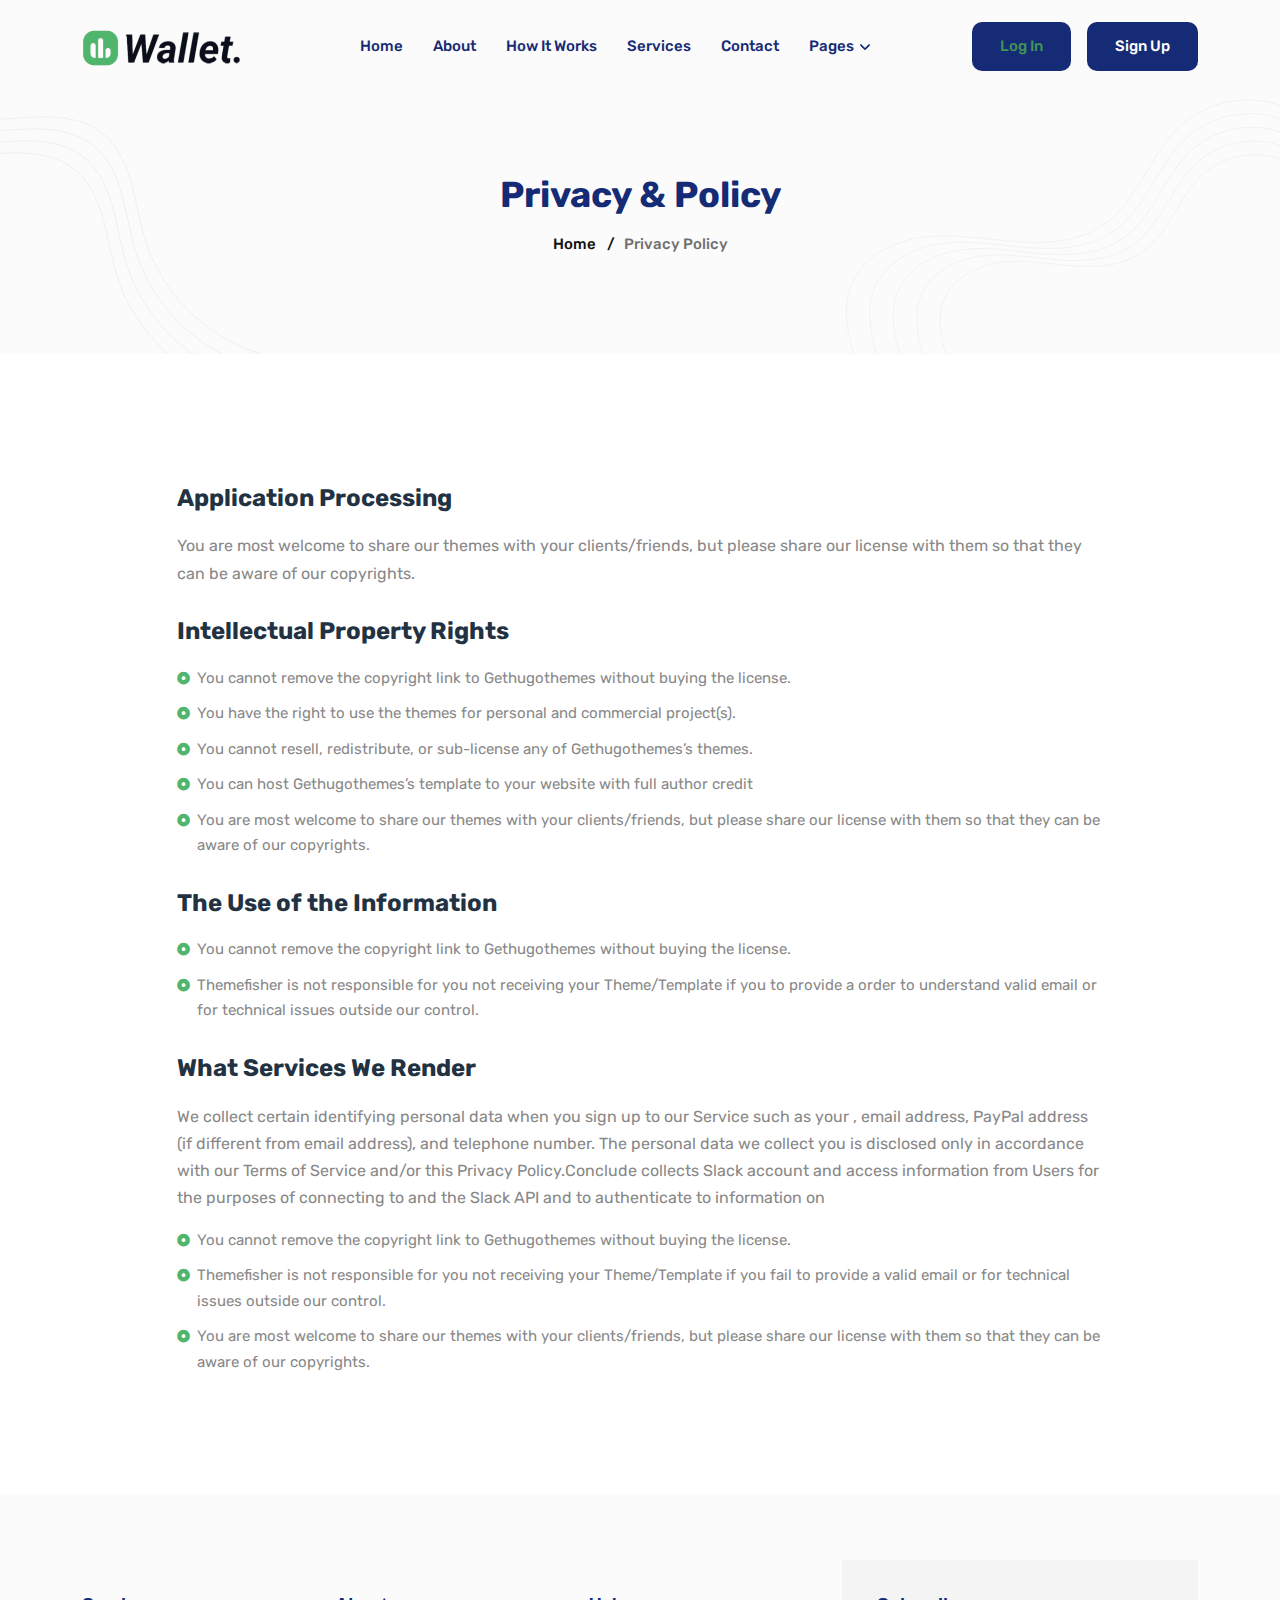
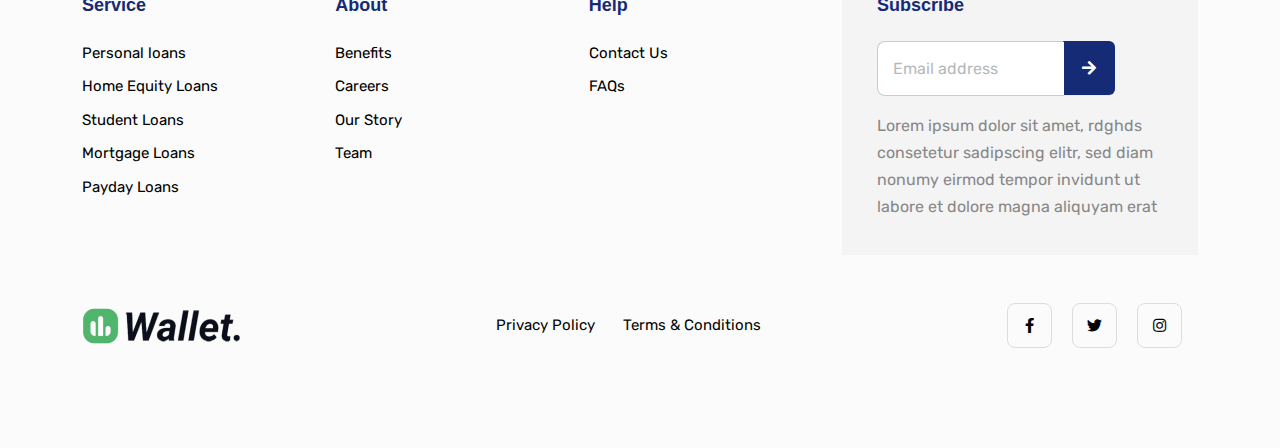
<file: privacy-policy.html>
<!DOCTYPE html>

<!--
 // WEBSITE: https://themefisher.com
 // TWITTER: https://twitter.com/themefisher
 // FACEBOOK: https://www.facebook.com/themefisher
 // GITHUB: https://github.com/themefisher/
-->

<html lang="en-us">

<head>
	<meta charset="utf-8">
	<title>Wallet - Payday Loan Service Template</title>
	<meta name="viewport" content="width=device-width, initial-scale=1, maximum-scale=5">
	<meta name="description" content="This is meta description">
	<meta name="author" content="Themefisher">
	<link rel="shortcut icon" href="images/favicon.png" type="image/x-icon">
	<link rel="icon" href="images/favicon.png" type="image/x-icon">

	<!-- # Google Fonts -->
	<link rel="preconnect" href="https://fonts.googleapis.com">
	<link rel="preconnect" href="https://fonts.gstatic.com" crossorigin>
	<link href="https://fonts.googleapis.com/css2?family=Rubik:wght@400;500;700&display=swap" rel="stylesheet">

	<!-- # CSS Plugins -->
	<link rel="stylesheet" href="plugins/slick/slick.css">
	<link rel="stylesheet" href="plugins/font-awesome/fontawesome.min.css">
	<link rel="stylesheet" href="plugins/font-awesome/brands.css">
	<link rel="stylesheet" href="plugins/font-awesome/solid.css">

	<!-- # Main Style Sheet -->
	<link rel="stylesheet" href="css/style.css">
</head>

<body>

<!-- navigation -->
<header class="navigation bg-tertiary">
	<nav class="navbar navbar-expand-xl navbar-light text-center py-3">
		<div class="container">
			<a class="navbar-brand" href="index.html">
				<img loading="prelaod" decoding="async" class="img-fluid" width="160" src="images/logo.png" alt="Wallet">
			</a>
			<button class="navbar-toggler" type="button" data-bs-toggle="collapse" data-bs-target="#navbarSupportedContent" aria-controls="navbarSupportedContent" aria-expanded="false" aria-label="Toggle navigation"> <span class="navbar-toggler-icon"></span>
			</button>
			<div class="collapse navbar-collapse" id="navbarSupportedContent">
				<ul class="navbar-nav mx-auto mb-2 mb-lg-0">
					<li class="nav-item"> <a class="nav-link" href="index.html">Home</a>
					</li>
					<li class="nav-item "> <a class="nav-link" href="about.html">About</a>
					</li>
					<li class="nav-item "> <a class="nav-link" href="how-it-works.html">How It Works</a>
					</li>
					<li class="nav-item "> <a class="nav-link" href="services.html">Services</a>
					</li>
					<li class="nav-item "> <a class="nav-link" href="contact.html">Contact</a>
					</li>
					<li class="nav-item dropdown"> <a class="nav-link dropdown-toggle" href="#" id="navbarDropdown" role="button" data-bs-toggle="dropdown" aria-expanded="false">Pages</a>
						<ul class="dropdown-menu" aria-labelledby="navbarDropdown">
							<li><a class="dropdown-item " href="blog.html">Blog</a>
							</li>
							<li><a class="dropdown-item " href="blog-details.html">Blog Details</a>
							</li>
							<li><a class="dropdown-item " href="service-details.html">Service Details</a>
							</li>
							<li><a class="dropdown-item " href="faq.html">FAQ&#39;s</a>
							</li>
							<li><a class="dropdown-item " href="legal.html">Legal</a>
							</li>
							<li><a class="dropdown-item " href="terms.html">Terms &amp; Condition</a>
							</li>
							<li><a class="dropdown-item " href="privacy-policy.html">Privacy &amp; Policy</a>
							</li>
						</ul>
					</li>
				</ul>
				<!-- account btn --> <a href="#!" class="btn btn-outline-primary">Log In</a>
				<!-- account btn --> <a href="#!" class="btn btn-primary ms-2 ms-lg-3">Sign Up</a>
			</div>
		</div>
	</nav>
</header>
<!-- /navigation -->

<div class="modal applyLoanModal fade" id="applyLoan" tabindex="-1" aria-labelledby="applyLoanLabel" aria-hidden="true">
  <div class="modal-dialog modal-dialog-centered">
    <div class="modal-content">
      <div class="modal-header border-bottom-0">
        <h4 class="modal-title" id="exampleModalLabel">How much do you need?</h4>
        <button type="button" class="btn-close" data-bs-dismiss="modal" aria-label="Close"></button>
      </div>
      <div class="modal-body">
        <form action="#!" method="post">
          <div class="row">
            <div class="col-lg-6 mb-4 pb-2">
              <div class="form-group">
                <label for="loan_amount" class="form-label">Amount</label>
                <input type="number" class="form-control shadow-none" id="loan_amount" placeholder="ex: 25000">
              </div>
            </div>
            <div class="col-lg-6 mb-4 pb-2">
              <div class="form-group">
                <label for="loan_how_long_for" class="form-label">How long for?</label>
                <input type="number" class="form-control shadow-none" id="loan_how_long_for" placeholder="ex: 12">
              </div>
            </div>
            <div class="col-lg-12 mb-4 pb-2">
              <div class="form-group">
                <label for="loan_repayment" class="form-label">Repayment</label>
                <input type="number" class="form-control shadow-none" id="loan_repayment" disabled>
              </div>
            </div>
            <div class="col-lg-6 mb-4 pb-2">
              <div class="form-group">
                <label for="loan_full_name" class="form-label">Full Name</label>
                <input type="text" class="form-control shadow-none" id="loan_full_name">
              </div>
            </div>
            <div class="col-lg-6 mb-4 pb-2">
              <div class="form-group">
                <label for="loan_email_address" class="form-label">Email address</label>
                <input type="email" class="form-control shadow-none" id="loan_email_address">
              </div>
            </div>
            <div class="col-lg-12">
              <button type="submit" class="btn btn-primary w-100">Get Your Loan Now</button>
            </div>
          </div>
        </form>
      </div>
    </div>
  </div>
</div>

<section class="page-header bg-tertiary">
  <div class="container">
    <div class="row">
      <div class="col-8 mx-auto text-center">
        <h2 class="mb-3 text-capitalize">Privacy &amp; Policy</h2>
        <ul class="list-inline breadcrumbs text-capitalize" style="font-weight:500">
          <li class="list-inline-item"><a href="index.html">Home</a>
          </li>
          <li class="list-inline-item">/ &nbsp; <a href="privacy-policy.html">Privacy Policy</a>
          </li>
        </ul>
      </div>
    </div>
  </div>
  <div class="has-shapes">
    <svg class="shape shape-left text-light" viewBox="0 0 192 752" fill="none" xmlns="http://www.w3.org/2000/svg">
      <path
        d="M-30.883 0C-41.3436 36.4248 -22.7145 75.8085 4.29154 102.398C31.2976 128.987 65.8677 146.199 97.6457 166.87C129.424 187.542 160.139 213.902 172.162 249.847C193.542 313.799 149.886 378.897 129.069 443.036C97.5623 540.079 122.109 653.229 191 728.495"
        stroke="currentColor" stroke-miterlimit="10" />
      <path
        d="M-55.5959 7.52271C-66.0565 43.9475 -47.4274 83.3312 -20.4214 109.92C6.58466 136.51 41.1549 153.722 72.9328 174.393C104.711 195.064 135.426 221.425 147.449 257.37C168.829 321.322 125.174 386.42 104.356 450.559C72.8494 547.601 97.3965 660.752 166.287 736.018"
        stroke="currentColor" stroke-miterlimit="10" />
      <path
        d="M-80.3302 15.0449C-90.7909 51.4697 -72.1617 90.8535 -45.1557 117.443C-18.1497 144.032 16.4205 161.244 48.1984 181.915C79.9763 202.587 110.691 228.947 122.715 264.892C144.095 328.844 100.439 393.942 79.622 458.081C48.115 555.123 72.6622 668.274 141.552 743.54"
        stroke="currentColor" stroke-miterlimit="10" />
      <path
        d="M-105.045 22.5676C-115.506 58.9924 -96.8766 98.3762 -69.8706 124.965C-42.8646 151.555 -8.29436 168.767 23.4835 189.438C55.2615 210.109 85.9766 236.469 98.0001 272.415C119.38 336.367 75.7243 401.464 54.9072 465.604C23.4002 562.646 47.9473 675.796 116.838 751.063"
        stroke="currentColor" stroke-miterlimit="10" />
    </svg>
    <svg class="shape shape-right text-light" viewBox="0 0 731 746" fill="none" xmlns="http://www.w3.org/2000/svg">
      <path
        d="M12.1794 745.14C1.80036 707.275 -5.75764 666.015 8.73984 629.537C27.748 581.745 80.4729 554.968 131.538 548.843C182.604 542.703 234.032 552.841 285.323 556.748C336.615 560.64 391.543 557.276 433.828 527.964C492.452 487.323 511.701 408.123 564.607 360.255C608.718 320.353 675.307 307.183 731.29 327.323"
        stroke="currentColor" stroke-miterlimit="10" />
      <path
        d="M51.0253 745.14C41.2045 709.326 34.0538 670.284 47.7668 635.783C65.7491 590.571 115.623 565.242 163.928 559.449C212.248 553.641 260.884 563.235 309.4 566.931C357.916 570.627 409.887 567.429 449.879 539.701C505.35 501.247 523.543 426.331 573.598 381.059C615.326 343.314 678.324 330.853 731.275 349.906"
        stroke="currentColor" stroke-miterlimit="10" />
      <path
        d="M89.8715 745.14C80.6239 711.363 73.8654 674.568 86.8091 642.028C103.766 599.396 150.788 575.515 196.347 570.054C241.906 564.578 287.767 573.629 333.523 577.099C379.278 580.584 428.277 577.567 465.976 551.423C518.279 515.172 535.431 444.525 582.62 401.832C621.964 366.229 681.356 354.493 731.291 372.46"
        stroke="currentColor" stroke-miterlimit="10" />
      <path
        d="M128.718 745.14C120.029 713.414 113.678 678.838 125.837 648.274C141.768 608.221 185.939 585.788 228.737 580.659C271.536 575.515 314.621 584.008 357.6 587.282C400.58 590.556 446.607 587.719 482.028 563.16C531.163 529.111 547.275 462.733 591.612 422.635C628.572 389.19 684.375 378.162 731.276 395.043"
        stroke="currentColor" stroke-miterlimit="10" />
      <path
        d="M167.564 745.14C159.432 715.451 153.504 683.107 164.863 654.519C179.753 617.046 221.088 596.062 261.126 591.265C301.164 586.452 341.473 594.402 381.677 597.465C421.88 600.527 464.95 597.872 498.094 574.896C544.061 543.035 559.146 480.942 600.617 443.423C635.194 412.135 687.406 401.817 731.276 417.612"
        stroke="currentColor" stroke-miterlimit="10" />
      <path
        d="M817.266 289.466C813.108 259.989 787.151 237.697 759.261 227.271C731.372 216.846 701.077 215.553 671.666 210.904C642.254 206.24 611.795 197.156 591.664 175.224C555.853 136.189 566.345 75.5336 560.763 22.8649C552.302 -56.8256 498.487 -130.133 425 -162.081"
        stroke="currentColor" stroke-miterlimit="10" />
      <path
        d="M832.584 276.159C828.427 246.683 802.469 224.391 774.58 213.965C746.69 203.539 716.395 202.246 686.984 197.598C657.573 192.934 627.114 183.85 606.982 161.918C571.172 122.883 581.663 62.2275 576.082 9.55873C567.62 -70.1318 513.806 -143.439 440.318 -175.387"
        stroke="currentColor" stroke-miterlimit="10" />
      <path
        d="M847.904 262.853C843.747 233.376 817.789 211.084 789.9 200.659C762.011 190.233 731.716 188.94 702.304 184.292C672.893 179.627 642.434 170.544 622.303 148.612C586.492 109.577 596.983 48.9211 591.402 -3.74766C582.94 -83.4382 529.126 -156.746 455.638 -188.694"
        stroke="currentColor" stroke-miterlimit="10" />
      <path
        d="M863.24 249.547C859.083 220.07 833.125 197.778 805.236 187.353C777.347 176.927 747.051 175.634 717.64 170.986C688.229 166.321 657.77 157.237 637.639 135.306C601.828 96.2707 612.319 35.6149 606.738 -17.0538C598.276 -96.7443 544.462 -170.052 470.974 -202"
        stroke="currentColor" stroke-miterlimit="10" />
    </svg>
  </div>
</section>

<section class="section-sm">
  <div class="container">
    <div class="row">
      <div class="col-lg-10 mx-auto">
        <div class="content">
          <h3 id="application-processing">Application Processing</h3>
          <p>You are most welcome to share our themes with your clients/friends, but please share our license with them
            so that they can be aware of our copyrights.</p>
          <h3 id="intellectual-property-rights">Intellectual Property Rights</h3>
          <ul>
            <li>You cannot remove the copyright link to Gethugothemes without buying the license.</li>
            <li>You have the right to use the themes for personal and commercial project(s).</li>
            <li>You cannot resell, redistribute, or sub-license any of Gethugothemes’s themes.</li>
            <li>You can host Gethugothemes’s template to your website with full author credit</li>
            <li>You are most welcome to share our themes with your clients/friends, but please share our license with
              them so that they can be aware of our copyrights.</li>
          </ul>
          <h3 id="the-use-of-the-information">The Use of the Information</h3>
          <ul>
            <li>You cannot remove the copyright link to Gethugothemes without buying the license.</li>
            <li>Themefisher is not responsible for you not receiving your Theme/Template if you to provide a order to
              understand valid email or for technical issues outside our control.</li>
          </ul>
          <h3 id="what-services-we-render">What Services We Render</h3>
          <p>We collect certain identifying personal data when you sign up to our Service such as your , email address,
            PayPal address (if different from email address), and telephone number. The personal data we collect you is
            disclosed only in accordance with our Terms of Service and/or this Privacy Policy.Conclude collects Slack
            account and access information from Users for the purposes of connecting to and the Slack API and to
            authenticate to information on</p>
          <ul>
            <li>You cannot remove the copyright link to Gethugothemes without buying the license.</li>
            <li>Themefisher is not responsible for you not receiving your Theme/Template if you fail to provide a valid
              email or for technical issues outside our control.</li>
            <li>You are most welcome to share our themes with your clients/friends, but please share our license with
              them so that they can be aware of our copyrights.</li>
          </ul>
        </div>
      </div>
    </div>
  </div>
</section>

<footer class="section-sm bg-tertiary">
	<div class="container">
		<div class="row justify-content-between">
			<div class="col-lg-2 col-md-4 col-6 mb-4">
				<div class="footer-widget">
					<h5 class="mb-4 text-primary font-secondary">Service</h5>
					<ul class="list-unstyled">
						<li class="mb-2"><a href="service-details.html">Personal loans</a>
						</li>
						<li class="mb-2"><a href="service-details.html">Home Equity Loans</a>
						</li>
						<li class="mb-2"><a href="service-details.html">Student Loans</a>
						</li>
						<li class="mb-2"><a href="service-details.html">Mortgage Loans</a>
						</li>
						<li class="mb-2"><a href="service-details.html">Payday Loans</a>
						</li>
					</ul>
				</div>
			</div>
			<div class="col-lg-2 col-md-4 col-6 mb-4">
				<div class="footer-widget">
					<h5 class="mb-4 text-primary font-secondary">About</h5>
					<ul class="list-unstyled">
						<li class="mb-2"><a href="#!">Benefits</a>
						</li>
						<li class="mb-2"><a href="#!">Careers</a>
						</li>
						<li class="mb-2"><a href="#!">Our Story</a>
						</li>
						<li class="mb-2"><a href="#!">Team</a>
						</li>
					</ul>
				</div>
			</div>
			<div class="col-lg-2 col-md-4 col-6 mb-4">
				<div class="footer-widget">
					<h5 class="mb-4 text-primary font-secondary">Help</h5>
					<ul class="list-unstyled">
						<li class="mb-2"><a href="contact.html">Contact Us</a>
						</li>
						<li class="mb-2"><a href="faq.html">FAQs</a>
						</li>
					</ul>
				</div>
			</div>
			<div class="col-lg-4 col-md-12 newsletter-form">
				<div style="background-color: #F4F4F4; padding: 35px;">
					<h5 class="mb-4 text-primary font-secondary">Subscribe</h5>
					<div class="pe-0 pe-xl-5">
						<form action="#!" method="post" name="mc-embedded-subscribe-form" target="_blank">
							<div class="input-group mb-3">
								<input type="text" class="form-control shadow-none bg-white border-end-0" placeholder="Email address"> <span class="input-group-text border-0 p-0">
                    <button class="input-group-text border-0 bg-primary" type="submit" name="subscribe"
                      aria-label="Subscribe for Newsletter"><i class="fas fa-arrow-right"></i></button>
                  </span>
							</div>
							<div style="position: absolute; left: -5000px;" aria-hidden="true">
								<input type="text" name="b_463ee871f45d2d93748e77cad_a0a2c6d074" tabindex="-1">
							</div>
						</form>
					</div>
					<p class="mb-0">Lorem ipsum dolor sit amet, rdghds consetetur sadipscing elitr, sed diam nonumy eirmod tempor invidunt ut labore et dolore magna aliquyam erat</p>
				</div>
			</div>
		</div>
		<div class="row align-items-center mt-5 text-center text-md-start">
			<div class="col-lg-4">
        <a href="index.html">
          <img loading="prelaod" decoding="async" class="img-fluid" width="160" src="images/logo.png" alt="Wallet">
        </a>
			</div>
			<div class="col-lg-4 col-md-6 mt-4 mt-lg-0">
				<ul class="list-unstyled list-inline mb-0 text-lg-center">
					<li class="list-inline-item me-4"><a class="text-black" href="privacy-policy.html">Privacy Policy</a>
					</li>
					<li class="list-inline-item me-4"><a class="text-black" href="terms.html">Terms &amp; Conditions</a>
					</li>
				</ul>
			</div>
			<div class="col-lg-4 col-md-6 text-md-end mt-4 mt-md-0">
				<ul class="list-unstyled list-inline mb-0 social-icons">
					<li class="list-inline-item me-3"><a title="Explorer Facebook Profile" class="text-black" href="https://facebook.com/"><i class="fab fa-facebook-f"></i></a>
					</li>
					<li class="list-inline-item me-3"><a title="Explorer Twitter Profile" class="text-black" href="https://twitter.com/"><i class="fab fa-twitter"></i></a>
					</li>
					<li class="list-inline-item me-3"><a title="Explorer Instagram Profile" class="text-black" href="https://instagram.com/"><i class="fab fa-instagram"></i></a>
					</li>
				</ul>
			</div>
		</div>
	</div>
</footer>


<!-- # JS Plugins -->
<script src="plugins/jquery/jquery.min.js"></script>
<script src="plugins/bootstrap/bootstrap.min.js"></script>
<script src="plugins/slick/slick.min.js"></script>
<script src="plugins/scrollmenu/scrollmenu.min.js"></script>

<!-- Main Script -->
<script src="js/script.js"></script>

</body>
</html>
</file>
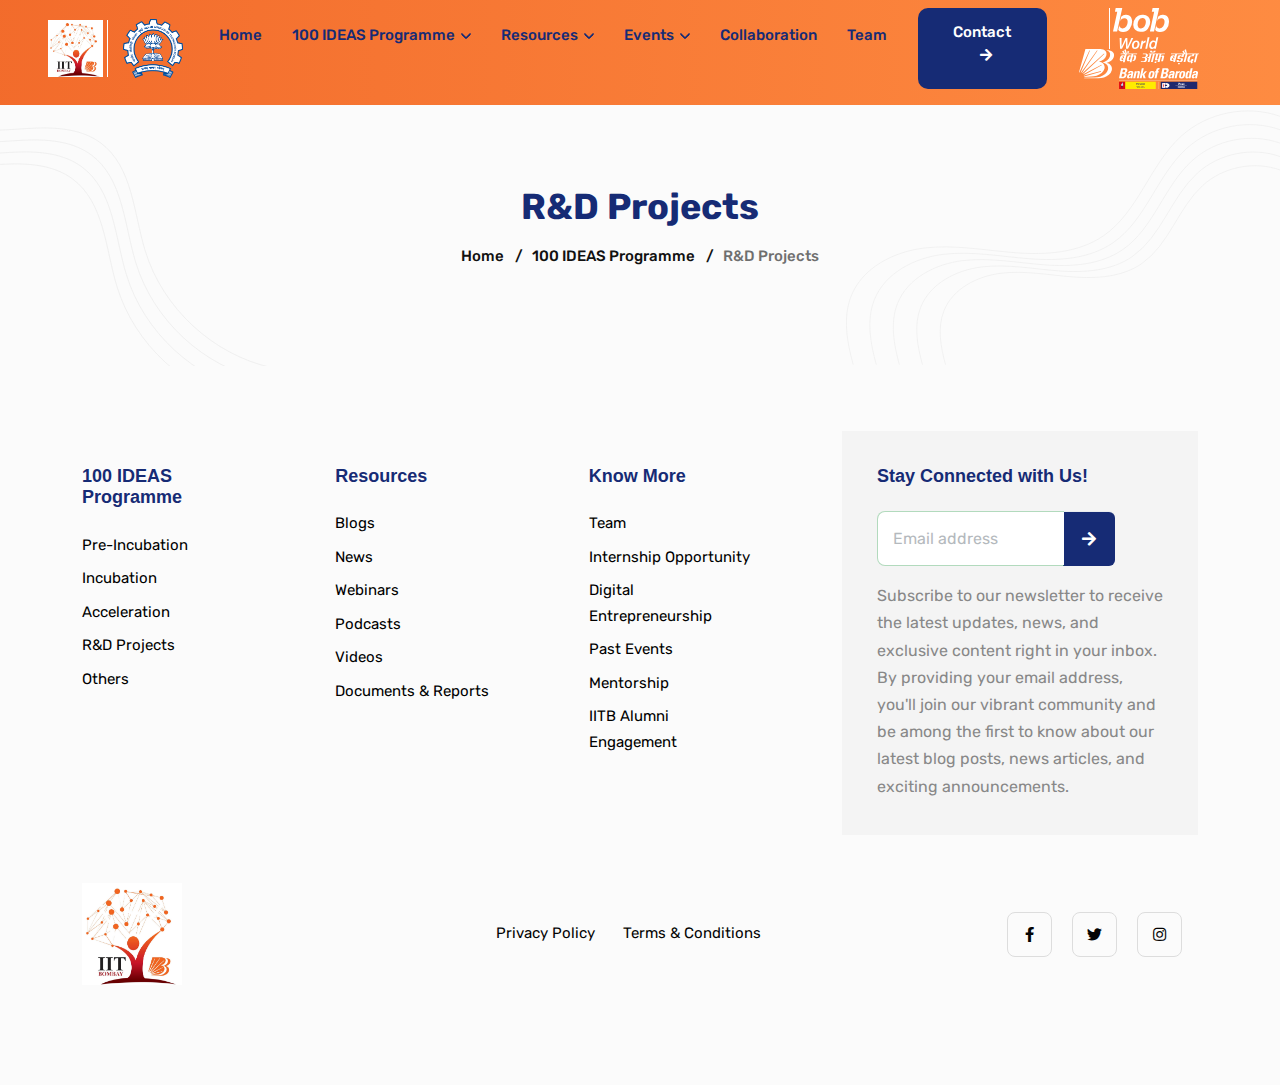
<file: RnD-projects.html>
<!DOCTYPE html>
<html lang="en-us">

<head>
    <meta charset="utf-8">
    <title>RnD Projects | BoBIC IITB</title>
    <meta name="viewport" content="width=device-width, initial-scale=1, maximum-scale=5">
    <meta name="description" content="This is meta description">
    <meta name="author" content="BoBIC-IIT Bombay">
    <link rel="shortcut icon" href="images/banner/IITB-BOBIC Logo.jpg" type="image/x-icon">
    <link rel="icon" href="images/banner/IITB-BOBIC Logo.jpg" type="image/x-icon">

    <!-- theme meta -->
    <meta name="BoBIC Main website" content="Bank of Baroda Innovation Center" />

    <!-- # Google Fonts -->
    <link rel="preconnect" href="https://fonts.googleapis.com">
    <link rel="preconnect" href="https://fonts.gstatic.com" crossorigin>
    <link href="https://fonts.googleapis.com/css2?family=Rubik:wght@400;500;700&display=swap" rel="stylesheet">

    <!-- # CSS Plugins -->
    <link rel="stylesheet" href="plugins/slick/slick.css">
    <link rel="stylesheet" href="plugins/font-awesome/fontawesome.min.css">
    <link rel="stylesheet" href="plugins/font-awesome/brands.css">
    <link rel="stylesheet" href="plugins/font-awesome/solid.css">

    <!-- # Main Style Sheet -->
    <link rel="stylesheet" href="css/style.css">


</head>

<body>

    <!-- navigation -->
    <header class="navigation bg-warning">
        <nav class="navbar navbar-expand-xl navbar-light text-center pb-3 px-lg-5 px-2">

            <a class="navbar-brand" href="index.html">
                <img loading="prelaod" decoding="async" class="img-fluid pe-1" style="border-right: 1px solid white;"
                    width="60" src="images/banner/IITB-BOBIC Logo.jpg" alt="bobic-logo">
                <img loading="prelaod" decoding="async" class="img-fluid mx-2" width="60"
                    src="images/iit-bombay-logo.png" alt="iitb-logo">
            </a>
            <button class="navbar-toggler" type="button" data-bs-toggle="collapse"
                data-bs-target="#navbarSupportedContent" aria-controls="navbarSupportedContent" aria-expanded="false"
                aria-label="Toggle navigation"> <span class="navbar-toggler-icon"></span>
            </button>
            <div class="collapse navbar-collapse align-items-end" id="navbarSupportedContent">
                <ul class="navbar-nav mx-auto mb-2 mb-lg-0">
                    <li class="nav-item"> <a class="nav-link " href="index.html">Home</a>
                    </li>
                    <!-- <li class="nav-item"> <a class="nav-link" href="index.html">100 IDEAS Programme</a>
					</li> -->

                    <li class="nav-item dropdown"> <a class="nav-link dropdown-toggle" href="#" id="navbarDropdown"
                            role="button" data-bs-toggle="dropdown" aria-expanded="false">100 IDEAS Programme</a>
                        <ul class="dropdown-menu" aria-labelledby="navbarDropdown">
                            <li><a class="dropdown-item border-bottom" href="pre-incubation.html">Pre-incubation</a>
                            </li>
                            <!-- <li><a class="dropdown-item " href="#">Incubation</a>
							</li>
							<li><a class="dropdown-item " href="#">Acceleration</a> -->
                    </li>
                    <li><a class="dropdown-item border-bottom" href="RnD-projects.html">R&D Projects</a>
                    </li>
                    <li><a class="dropdown-item border-bottom" href="Others.html">Others</a>
                    </li>
                </ul>
                </li>


                <!-- chair professors  -->
                <!-- <li class="nav-item dropdown"> <a class="nav-link dropdown-toggle" href="#" id="navbarDropdown" role="button" data-bs-toggle="dropdown" aria-expanded="false">Chair professors</a>
						<ul class="dropdown-menu" aria-labelledby="navbarDropdown">
							<li><a class="dropdown-item " href="#">Digital Entrepreneurship</a>
							</li>
							<li><a class="dropdown-item " href="#">Technology Sustainable Finance</a>
							</li>
						
						</ul>
					</li> -->


                <!-- <li class="nav-item "> <a class="nav-link" href="about.html">Resources</a>
					</li> -->
                <li class="nav-item dropdown"> <a class="nav-link dropdown-toggle" href="#" id="navbarDropdown"
                        role="button" data-bs-toggle="dropdown" aria-expanded="false">Resources</a>
                    <ul class="dropdown-menu" aria-labelledby="navbarDropdown">
                        <li><a class="dropdown-item border-bottom" href="#">Blogs</a>
                        </li>
                        <li><a class="dropdown-item border-bottom" href="#">News</a>
                        </li>
                        <li><a class="dropdown-item border-bottom" href="#">Webinars</a>
                        </li>
                        <li><a class="dropdown-item border-bottom" href="#">Podcasts</a>
                        </li>
                        <li><a class="dropdown-item border-bottom" href="#">Videos</a>
                        </li>
                        <li><a class="dropdown-item border-bottom" href="#">Documents/Reports</a>
                        </li>
                    </ul>
                </li>

                <!-- <li class="nav-item "> <a class="nav-link" href="how-it-works.html">Events</a>
					</li> -->
                <li class="nav-item dropdown"> <a class="nav-link dropdown-toggle" href="#" id="navbarDropdown"
                        role="button" data-bs-toggle="dropdown" aria-expanded="false">Events</a>
                    <ul class="dropdown-menu" aria-labelledby="navbarDropdown">
                        <li><a class="dropdown-item border-bottom" href="#">Past</a>
                        </li>
                        <li><a class="dropdown-item border-bottom" href="#">Forthcoming</a>
                        </li>

                    </ul>
                </li>

                <!-- 
          <li class="nav-item dropdown"> <a class="nav-link dropdown-toggle" href="#" id="navbarDropdown" role="button"
              data-bs-toggle="dropdown" aria-expanded="false">Collaboration</a>
            <ul class="dropdown-menu" aria-labelledby="navbarDropdown">
              <li><a class="dropdown-item " href="#">Mentorship</a>
              </li>
              <li><a class="dropdown-item " href="#">Technical Partner & Support</a>
              </li>
              <li><a class="dropdown-item " href="#">Financial Partner & Support</a>
              </li>
              <li><a class="dropdown-item " href="#">Sandbox Environment Support</a>
              </li>
              <li><a class="dropdown-item " href="#">Marketing Enablement Support</a>
              </li>
              <li><a class="dropdown-item " href="#">IITB Alumni Engagement</a>
              </li>
            </ul>
          </li> -->



                <li class="nav-item "> <a class="nav-link" href="#">Collaboration</a>
                </li>
                <li class="nav-item "> <a class="nav-link" href="#">Team</a>
                </li>


                <!-- account btn -->
                <!-- <a href="#!" class="btn btn-outline-primary">Log In</a> -->
                <!-- account btn -->

                <a href="#" class="btn btn-deepblue ms-2 ms-lg-3">Contact<span style="font-size: 14px;"
                        class="ms-2 fas fa-arrow-right"></span></a>
                <li class="nav-item ">
                    <img loading="prelaod" decoding="async" class="img-fluid mx-2"
                        style="border-left: 1px solid white; padding-left: 3px;" width="60"
                        src="images/bob-world-logo.svg" alt="bobic-logo">
                    <img loading="prelaod" decoding="async" class="img-fluid " width="120" src="images/bob-logo.svg"
                        alt="bobic-logo">

                </li>
            </div>

        </nav>
    </header>
    <!-- /navigation -->
    <section class="page-header bg-tertiary">
        <div class="container">
            <div class="row">
                <div class="col-8 mx-auto text-center">
                    <h2 class="mb-3 text-capitalize">R&D Projects</h2>
                    <ul class="list-inline breadcrumbs text-capitalize" style="font-weight:500">
                        <li class="list-inline-item"><a href="index.html">Home</a>
                        </li>
                        <li class="list-inline-item">/ &nbsp; <a href="">100 IDEAS Programme</a>
                        </li>
                        <li class="list-inline-item">/ &nbsp; <a href="RnD-projects.html">R&D Projects</a>
                        </li>
                    </ul>
                </div>
            </div>
        </div>
        <div class="has-shapes">
            <svg class="shape shape-left text-light" viewBox="0 0 192 752" fill="none"
                xmlns="http://www.w3.org/2000/svg">
                <path
                    d="M-30.883 0C-41.3436 36.4248 -22.7145 75.8085 4.29154 102.398C31.2976 128.987 65.8677 146.199 97.6457 166.87C129.424 187.542 160.139 213.902 172.162 249.847C193.542 313.799 149.886 378.897 129.069 443.036C97.5623 540.079 122.109 653.229 191 728.495"
                    stroke="currentColor" stroke-miterlimit="10" />
                <path
                    d="M-55.5959 7.52271C-66.0565 43.9475 -47.4274 83.3312 -20.4214 109.92C6.58466 136.51 41.1549 153.722 72.9328 174.393C104.711 195.064 135.426 221.425 147.449 257.37C168.829 321.322 125.174 386.42 104.356 450.559C72.8494 547.601 97.3965 660.752 166.287 736.018"
                    stroke="currentColor" stroke-miterlimit="10" />
                <path
                    d="M-80.3302 15.0449C-90.7909 51.4697 -72.1617 90.8535 -45.1557 117.443C-18.1497 144.032 16.4205 161.244 48.1984 181.915C79.9763 202.587 110.691 228.947 122.715 264.892C144.095 328.844 100.439 393.942 79.622 458.081C48.115 555.123 72.6622 668.274 141.552 743.54"
                    stroke="currentColor" stroke-miterlimit="10" />
                <path
                    d="M-105.045 22.5676C-115.506 58.9924 -96.8766 98.3762 -69.8706 124.965C-42.8646 151.555 -8.29436 168.767 23.4835 189.438C55.2615 210.109 85.9766 236.469 98.0001 272.415C119.38 336.367 75.7243 401.464 54.9072 465.604C23.4002 562.646 47.9473 675.796 116.838 751.063"
                    stroke="currentColor" stroke-miterlimit="10" />
            </svg>
            <svg class="shape shape-right text-light" viewBox="0 0 731 746" fill="none"
                xmlns="http://www.w3.org/2000/svg">
                <path
                    d="M12.1794 745.14C1.80036 707.275 -5.75764 666.015 8.73984 629.537C27.748 581.745 80.4729 554.968 131.538 548.843C182.604 542.703 234.032 552.841 285.323 556.748C336.615 560.64 391.543 557.276 433.828 527.964C492.452 487.323 511.701 408.123 564.607 360.255C608.718 320.353 675.307 307.183 731.29 327.323"
                    stroke="currentColor" stroke-miterlimit="10" />
                <path
                    d="M51.0253 745.14C41.2045 709.326 34.0538 670.284 47.7668 635.783C65.7491 590.571 115.623 565.242 163.928 559.449C212.248 553.641 260.884 563.235 309.4 566.931C357.916 570.627 409.887 567.429 449.879 539.701C505.35 501.247 523.543 426.331 573.598 381.059C615.326 343.314 678.324 330.853 731.275 349.906"
                    stroke="currentColor" stroke-miterlimit="10" />
                <path
                    d="M89.8715 745.14C80.6239 711.363 73.8654 674.568 86.8091 642.028C103.766 599.396 150.788 575.515 196.347 570.054C241.906 564.578 287.767 573.629 333.523 577.099C379.278 580.584 428.277 577.567 465.976 551.423C518.279 515.172 535.431 444.525 582.62 401.832C621.964 366.229 681.356 354.493 731.291 372.46"
                    stroke="currentColor" stroke-miterlimit="10" />
                <path
                    d="M128.718 745.14C120.029 713.414 113.678 678.838 125.837 648.274C141.768 608.221 185.939 585.788 228.737 580.659C271.536 575.515 314.621 584.008 357.6 587.282C400.58 590.556 446.607 587.719 482.028 563.16C531.163 529.111 547.275 462.733 591.612 422.635C628.572 389.19 684.375 378.162 731.276 395.043"
                    stroke="currentColor" stroke-miterlimit="10" />
                <path
                    d="M167.564 745.14C159.432 715.451 153.504 683.107 164.863 654.519C179.753 617.046 221.088 596.062 261.126 591.265C301.164 586.452 341.473 594.402 381.677 597.465C421.88 600.527 464.95 597.872 498.094 574.896C544.061 543.035 559.146 480.942 600.617 443.423C635.194 412.135 687.406 401.817 731.276 417.612"
                    stroke="currentColor" stroke-miterlimit="10" />
                <path
                    d="M817.266 289.466C813.108 259.989 787.151 237.697 759.261 227.271C731.372 216.846 701.077 215.553 671.666 210.904C642.254 206.24 611.795 197.156 591.664 175.224C555.853 136.189 566.345 75.5336 560.763 22.8649C552.302 -56.8256 498.487 -130.133 425 -162.081"
                    stroke="currentColor" stroke-miterlimit="10" />
                <path
                    d="M832.584 276.159C828.427 246.683 802.469 224.391 774.58 213.965C746.69 203.539 716.395 202.246 686.984 197.598C657.573 192.934 627.114 183.85 606.982 161.918C571.172 122.883 581.663 62.2275 576.082 9.55873C567.62 -70.1318 513.806 -143.439 440.318 -175.387"
                    stroke="currentColor" stroke-miterlimit="10" />
                <path
                    d="M847.904 262.853C843.747 233.376 817.789 211.084 789.9 200.659C762.011 190.233 731.716 188.94 702.304 184.292C672.893 179.627 642.434 170.544 622.303 148.612C586.492 109.577 596.983 48.9211 591.402 -3.74766C582.94 -83.4382 529.126 -156.746 455.638 -188.694"
                    stroke="currentColor" stroke-miterlimit="10" />
                <path
                    d="M863.24 249.547C859.083 220.07 833.125 197.778 805.236 187.353C777.347 176.927 747.051 175.634 717.64 170.986C688.229 166.321 657.77 157.237 637.639 135.306C601.828 96.2707 612.319 35.6149 606.738 -17.0538C598.276 -96.7443 544.462 -170.052 470.974 -202"
                    stroke="currentColor" stroke-miterlimit="10" />
            </svg>
        </div>
    </section>


    <!-- ---------------------------------------Main Content Starts--------------------------------------------------------------- -->



    <!-- ---------------------------------------Main Content Ends--------------------------------------------------------------- ---->

    <!-- Footer ------------------------------------------------------------------------------------------------------ ---------------->

    <footer class="section-sm bg-tertiary">
        <div class="container">
            <div class="row justify-content-between">
                <div class="col-lg-2 col-md-4 col-6 mb-4">
                    <div class="footer-widget">
                        <h5 class="mb-4 text-primary font-secondary">100 IDEAS Programme</h5>
                        <ul class="list-unstyled">
                            <li class="mb-2"><a href="#">Pre-Incubation</a>
                            </li>
                            <li class="mb-2"><a href="#">Incubation</a>
                            </li>
                            <li class="mb-2"><a href="#">Acceleration</a>
                            </li>
                            <li class="mb-2"><a href="#">R&D Projects</a>
                            </li>
                            <li class="mb-2"><a href="#">Others</a>
                            </li>
                        </ul>
                    </div>
                </div>
                <div class="col-lg-2 col-md-4 col-6 mb-4">
                    <div class="footer-widget">
                        <h5 class="mb-4 text-primary font-secondary">Resources</h5>
                        <ul class="list-unstyled">
                            <li class="mb-2"><a href="#!">Blogs</a>
                            </li>
                            <li class="mb-2"><a href="#!">News</a>
                            </li>
                            <li class="mb-2"><a href="#!">Webinars</a>
                            </li>
                            <li class="mb-2"><a href="#!">Podcasts</a>
                            </li>
                            <li class="mb-2"><a href="#!">Videos</a>
                            </li>
                            <li class="mb-2"><a href="#!">Documents & Reports</a>
                            </li>
                        </ul>
                    </div>
                </div>
                <div class="col-lg-2 col-md-4 col-6 mb-4">
                    <div class="footer-widget">
                        <h5 class="mb-4 text-primary font-secondary">Know More</h5>
                        <ul class="list-unstyled">
                            <li class="mb-2"><a href="#">Team</a>
                            </li>
                            <li class="mb-2" id="internship"><a href="#">Internship Opportunity</a>
                            </li>
                            <li class="mb-2"><a href="#!">Digital Entrepreneurship</a>
                            </li>
                            <li class="mb-2"><a href="#!">Past Events</a>
                            </li>
                            <li class="mb-2"><a href="#!">Mentorship</a>
                            </li>
                            <li class="mb-2"><a href="#!">IITB Alumni Engagement</a>
                            </li>
                        </ul>
                    </div>
                </div>
                <div class="col-lg-4 col-md-12 newsletter-form">
                    <div style="background-color: #F4F4F4; padding: 35px;">
                        <h5 class="mb-4 text-primary font-secondary">Stay Connected with Us!</h5>
                        <div class="pe-0 pe-xl-5">
                            <form action="#!" method="post" name="mc-embedded-subscribe-form" target="_blank">
                                <div class="input-group mb-3">
                                    <input type="text" class="form-control shadow-none bg-white border-end-0"
                                        placeholder="Email address">
                                    <span class="input-group-text border-0 p-0">
                                        <button class="input-group-text border-0 bg-primary" type="submit"
                                            name="subscribe" aria-label="Subscribe for Newsletter"><i
                                                class="fas fa-arrow-right"></i></button>
                                    </span>
                                </div>
                                <div style="position: absolute; left: -5000px;" aria-hidden="true">
                                    <input type="text" name="b_463ee871f45d2d93748e77cad_a0a2c6d074" tabindex="-1">
                                </div>
                            </form>
                        </div>
                        <p class="mb-0">Subscribe to our newsletter to receive the latest updates, news, and exclusive
                            content right
                            in your inbox. By providing
                            your email address, you'll join our vibrant community and be among the first to know about
                            our latest blog
                            posts, news
                            articles, and exciting announcements.</p>
                    </div>
                </div>
            </div>
            <div class="row align-items-center mt-5 text-center text-md-start">
                <div class="col-lg-4 d-flex">
                    <a href="index.html">
                        <img loading="prelaod" decoding="async" class="img-fluid" width="100"
                            src="images/banner/IITB-BOBIC Logo.jpg" alt="BoBIC">
                    </a>

                </div>
                <div class="col-lg-4 col-md-6 mt-4 mt-lg-0">
                    <ul class="list-unstyled list-inline mb-0 text-lg-center">
                        <li class="list-inline-item me-4"><a class="text-black" href="#">Privacy Policy</a>
                        </li>
                        <li class="list-inline-item me-4"><a class="text-black" href="#">Terms &amp; Conditions</a>
                        </li>
                    </ul>
                </div>
                <div class="col-lg-4 col-md-6 text-md-end mt-4 mt-md-0">
                    <ul class="list-unstyled list-inline mb-0 social-icons">
                        <li class="list-inline-item me-3"><a title="Explorer Facebook Profile" class="text-black"
                                href="https://facebook.com/"><i class="fab fa-facebook-f"></i></a>
                        </li>
                        <li class="list-inline-item me-3"><a title="Explorer Twitter Profile" class="text-black"
                                href="https://twitter.com/"><i class="fab fa-twitter"></i></a>
                        </li>
                        <li class="list-inline-item me-3"><a title="Explorer Instagram Profile" class="text-black"
                                href="https://instagram.com/"><i class="fab fa-instagram"></i></a>
                        </li>
                    </ul>
                </div>
            </div>
        </div>
    </footer>


    <!-- # JS Plugins -->
    <script src="plugins/jquery/jquery.min.js"></script>
    <script src="plugins/bootstrap/bootstrap.min.js"></script>
    <script src="plugins/slick/slick.min.js"></script>
    <script src="plugins/scrollmenu/scrollmenu.min.js"></script>

    <!-- Main Script -->
    <script src="js/script.js"></script>

</body>

</html>
</file>
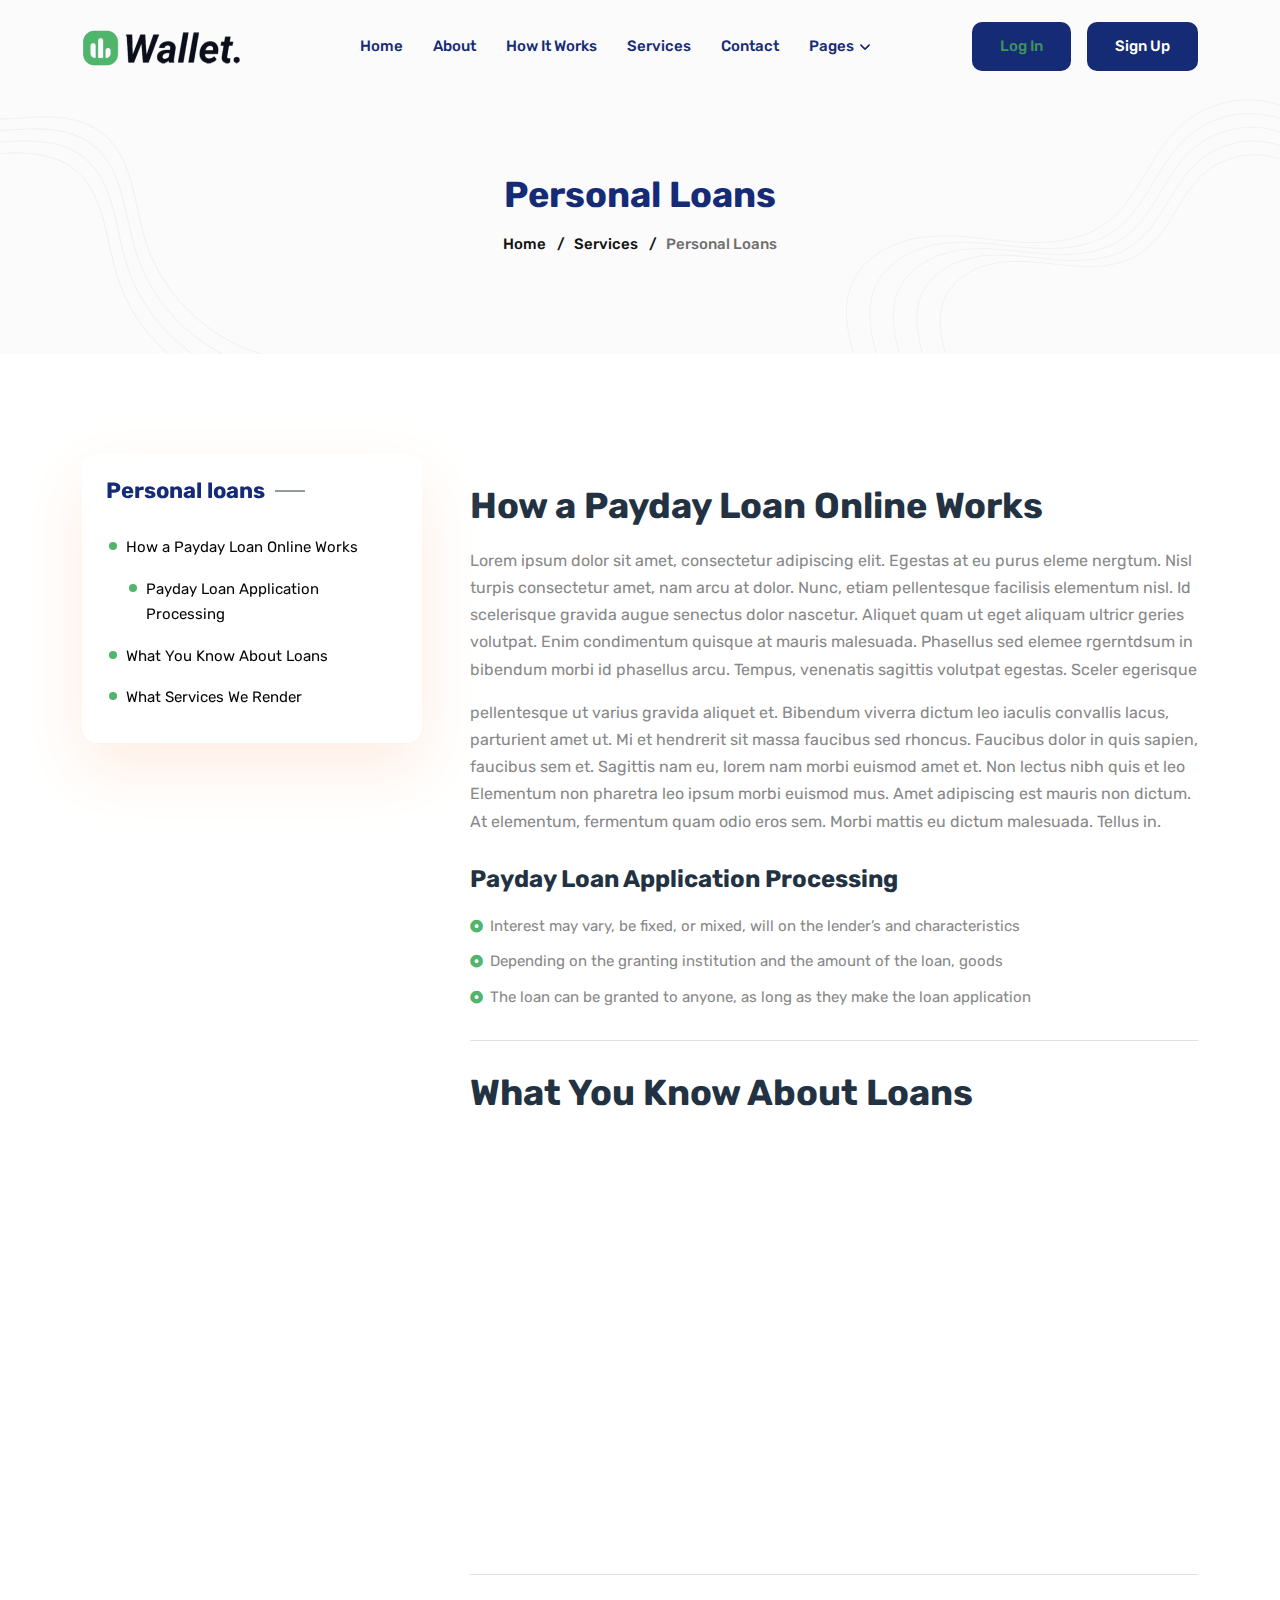
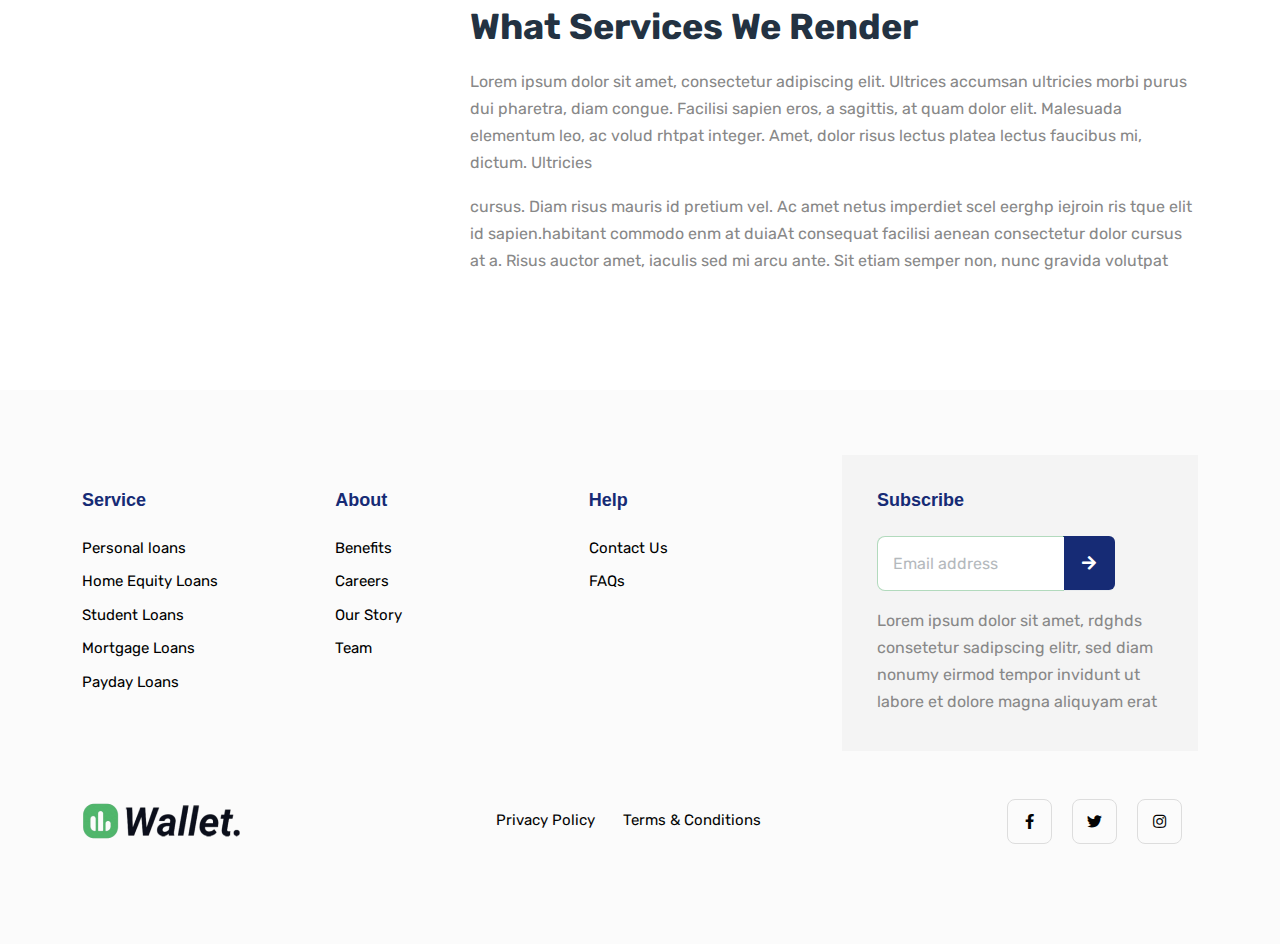
<file: service-details.html>
<!DOCTYPE html>

<!--
 // WEBSITE: https://themefisher.com
 // TWITTER: https://twitter.com/themefisher
 // FACEBOOK: https://www.facebook.com/themefisher
 // GITHUB: https://github.com/themefisher/
-->

<html lang="en-us">

<head>
	<meta charset="utf-8">
	<title>Wallet - Payday Loan Service Template</title>
	<meta name="viewport" content="width=device-width, initial-scale=1, maximum-scale=5">
	<meta name="description" content="This is meta description">
	<meta name="author" content="Themefisher">
	<link rel="shortcut icon" href="images/favicon.png" type="image/x-icon">
	<link rel="icon" href="images/favicon.png" type="image/x-icon">

	<!-- # Google Fonts -->
	<link rel="preconnect" href="https://fonts.googleapis.com">
	<link rel="preconnect" href="https://fonts.gstatic.com" crossorigin>
	<link href="https://fonts.googleapis.com/css2?family=Rubik:wght@400;500;700&display=swap" rel="stylesheet">

	<!-- # CSS Plugins -->
	<link rel="stylesheet" href="plugins/slick/slick.css">
	<link rel="stylesheet" href="plugins/font-awesome/fontawesome.min.css">
	<link rel="stylesheet" href="plugins/font-awesome/brands.css">
	<link rel="stylesheet" href="plugins/font-awesome/solid.css">

	<!-- # Main Style Sheet -->
	<link rel="stylesheet" href="css/style.css">
</head>

<body>

<!-- navigation -->
<header class="navigation bg-tertiary">
	<nav class="navbar navbar-expand-xl navbar-light text-center py-3">
		<div class="container">
			<a class="navbar-brand" href="index.html">
				<img loading="prelaod" decoding="async" class="img-fluid" width="160" src="images/logo.png" alt="Wallet">
			</a>
			<button class="navbar-toggler" type="button" data-bs-toggle="collapse" data-bs-target="#navbarSupportedContent" aria-controls="navbarSupportedContent" aria-expanded="false" aria-label="Toggle navigation"> <span class="navbar-toggler-icon"></span>
			</button>
			<div class="collapse navbar-collapse" id="navbarSupportedContent">
				<ul class="navbar-nav mx-auto mb-2 mb-lg-0">
					<li class="nav-item"> <a class="nav-link" href="index.html">Home</a>
					</li>
					<li class="nav-item "> <a class="nav-link" href="about.html">About</a>
					</li>
					<li class="nav-item "> <a class="nav-link" href="how-it-works.html">How It Works</a>
					</li>
					<li class="nav-item "> <a class="nav-link" href="services.html">Services</a>
					</li>
					<li class="nav-item "> <a class="nav-link" href="contact.html">Contact</a>
					</li>
					<li class="nav-item dropdown"> <a class="nav-link dropdown-toggle" href="#" id="navbarDropdown" role="button" data-bs-toggle="dropdown" aria-expanded="false">Pages</a>
						<ul class="dropdown-menu" aria-labelledby="navbarDropdown">
							<li><a class="dropdown-item " href="blog.html">Blog</a>
							</li>
							<li><a class="dropdown-item " href="blog-details.html">Blog Details</a>
							</li>
							<li><a class="dropdown-item " href="service-details.html">Service Details</a>
							</li>
							<li><a class="dropdown-item " href="faq.html">FAQ&#39;s</a>
							</li>
							<li><a class="dropdown-item " href="legal.html">Legal</a>
							</li>
							<li><a class="dropdown-item " href="terms.html">Terms &amp; Condition</a>
							</li>
							<li><a class="dropdown-item " href="privacy-policy.html">Privacy &amp; Policy</a>
							</li>
						</ul>
					</li>
				</ul>
				<!-- account btn --> <a href="#!" class="btn btn-outline-primary">Log In</a>
				<!-- account btn --> <a href="#!" class="btn btn-primary ms-2 ms-lg-3">Sign Up</a>
			</div>
		</div>
	</nav>
</header>
<!-- /navigation -->

<div class="modal applyLoanModal fade" id="applyLoan" tabindex="-1" aria-labelledby="applyLoanLabel" aria-hidden="true">
  <div class="modal-dialog modal-dialog-centered">
    <div class="modal-content">
      <div class="modal-header border-bottom-0">
        <h4 class="modal-title" id="exampleModalLabel">How much do you need?</h4>
        <button type="button" class="btn-close" data-bs-dismiss="modal" aria-label="Close"></button>
      </div>
      <div class="modal-body">
        <form action="#!" method="post">
          <div class="row">
            <div class="col-lg-6 mb-4 pb-2">
              <div class="form-group">
                <label for="loan_amount" class="form-label">Amount</label>
                <input type="number" class="form-control shadow-none" id="loan_amount" placeholder="ex: 25000">
              </div>
            </div>
            <div class="col-lg-6 mb-4 pb-2">
              <div class="form-group">
                <label for="loan_how_long_for" class="form-label">How long for?</label>
                <input type="number" class="form-control shadow-none" id="loan_how_long_for" placeholder="ex: 12">
              </div>
            </div>
            <div class="col-lg-12 mb-4 pb-2">
              <div class="form-group">
                <label for="loan_repayment" class="form-label">Repayment</label>
                <input type="number" class="form-control shadow-none" id="loan_repayment" disabled>
              </div>
            </div>
            <div class="col-lg-6 mb-4 pb-2">
              <div class="form-group">
                <label for="loan_full_name" class="form-label">Full Name</label>
                <input type="text" class="form-control shadow-none" id="loan_full_name">
              </div>
            </div>
            <div class="col-lg-6 mb-4 pb-2">
              <div class="form-group">
                <label for="loan_email_address" class="form-label">Email address</label>
                <input type="email" class="form-control shadow-none" id="loan_email_address">
              </div>
            </div>
            <div class="col-lg-12">
              <button type="submit" class="btn btn-primary w-100">Get Your Loan Now</button>
            </div>
          </div>
        </form>
      </div>
    </div>
  </div>
</div>

<section class="page-header bg-tertiary">
	<div class="container">
		<div class="row">
			<div class="col-8 mx-auto text-center">
				<h2 class="mb-3 text-capitalize">Personal loans</h2>
				<ul class="list-inline breadcrumbs text-capitalize" style="font-weight:500">
					<li class="list-inline-item"><a href="index.html">Home</a>
					</li>
					<li class="list-inline-item">/ &nbsp; <a href="services.html">Services</a>
					</li>
					<li class="list-inline-item">/ &nbsp; <a href="service-details.html">Personal Loans</a>
					</li>
				</ul>
			</div>
		</div>
	</div>
	<div class="has-shapes">
		<svg class="shape shape-left text-light" viewBox="0 0 192 752" fill="none" xmlns="http://www.w3.org/2000/svg">
			<path d="M-30.883 0C-41.3436 36.4248 -22.7145 75.8085 4.29154 102.398C31.2976 128.987 65.8677 146.199 97.6457 166.87C129.424 187.542 160.139 213.902 172.162 249.847C193.542 313.799 149.886 378.897 129.069 443.036C97.5623 540.079 122.109 653.229 191 728.495" stroke="currentColor" stroke-miterlimit="10" />
			<path d="M-55.5959 7.52271C-66.0565 43.9475 -47.4274 83.3312 -20.4214 109.92C6.58466 136.51 41.1549 153.722 72.9328 174.393C104.711 195.064 135.426 221.425 147.449 257.37C168.829 321.322 125.174 386.42 104.356 450.559C72.8494 547.601 97.3965 660.752 166.287 736.018" stroke="currentColor" stroke-miterlimit="10" />
			<path d="M-80.3302 15.0449C-90.7909 51.4697 -72.1617 90.8535 -45.1557 117.443C-18.1497 144.032 16.4205 161.244 48.1984 181.915C79.9763 202.587 110.691 228.947 122.715 264.892C144.095 328.844 100.439 393.942 79.622 458.081C48.115 555.123 72.6622 668.274 141.552 743.54" stroke="currentColor" stroke-miterlimit="10" />
			<path d="M-105.045 22.5676C-115.506 58.9924 -96.8766 98.3762 -69.8706 124.965C-42.8646 151.555 -8.29436 168.767 23.4835 189.438C55.2615 210.109 85.9766 236.469 98.0001 272.415C119.38 336.367 75.7243 401.464 54.9072 465.604C23.4002 562.646 47.9473 675.796 116.838 751.063" stroke="currentColor" stroke-miterlimit="10" />
		</svg>
		<svg class="shape shape-right text-light" viewBox="0 0 731 746" fill="none" xmlns="http://www.w3.org/2000/svg">
			<path d="M12.1794 745.14C1.80036 707.275 -5.75764 666.015 8.73984 629.537C27.748 581.745 80.4729 554.968 131.538 548.843C182.604 542.703 234.032 552.841 285.323 556.748C336.615 560.64 391.543 557.276 433.828 527.964C492.452 487.323 511.701 408.123 564.607 360.255C608.718 320.353 675.307 307.183 731.29 327.323" stroke="currentColor" stroke-miterlimit="10" />
			<path d="M51.0253 745.14C41.2045 709.326 34.0538 670.284 47.7668 635.783C65.7491 590.571 115.623 565.242 163.928 559.449C212.248 553.641 260.884 563.235 309.4 566.931C357.916 570.627 409.887 567.429 449.879 539.701C505.35 501.247 523.543 426.331 573.598 381.059C615.326 343.314 678.324 330.853 731.275 349.906" stroke="currentColor" stroke-miterlimit="10" />
			<path d="M89.8715 745.14C80.6239 711.363 73.8654 674.568 86.8091 642.028C103.766 599.396 150.788 575.515 196.347 570.054C241.906 564.578 287.767 573.629 333.523 577.099C379.278 580.584 428.277 577.567 465.976 551.423C518.279 515.172 535.431 444.525 582.62 401.832C621.964 366.229 681.356 354.493 731.291 372.46" stroke="currentColor" stroke-miterlimit="10" />
			<path d="M128.718 745.14C120.029 713.414 113.678 678.838 125.837 648.274C141.768 608.221 185.939 585.788 228.737 580.659C271.536 575.515 314.621 584.008 357.6 587.282C400.58 590.556 446.607 587.719 482.028 563.16C531.163 529.111 547.275 462.733 591.612 422.635C628.572 389.19 684.375 378.162 731.276 395.043" stroke="currentColor" stroke-miterlimit="10" />
			<path d="M167.564 745.14C159.432 715.451 153.504 683.107 164.863 654.519C179.753 617.046 221.088 596.062 261.126 591.265C301.164 586.452 341.473 594.402 381.677 597.465C421.88 600.527 464.95 597.872 498.094 574.896C544.061 543.035 559.146 480.942 600.617 443.423C635.194 412.135 687.406 401.817 731.276 417.612" stroke="currentColor" stroke-miterlimit="10" />
			<path d="M817.266 289.466C813.108 259.989 787.151 237.697 759.261 227.271C731.372 216.846 701.077 215.553 671.666 210.904C642.254 206.24 611.795 197.156 591.664 175.224C555.853 136.189 566.345 75.5336 560.763 22.8649C552.302 -56.8256 498.487 -130.133 425 -162.081" stroke="currentColor" stroke-miterlimit="10" />
			<path d="M832.584 276.159C828.427 246.683 802.469 224.391 774.58 213.965C746.69 203.539 716.395 202.246 686.984 197.598C657.573 192.934 627.114 183.85 606.982 161.918C571.172 122.883 581.663 62.2275 576.082 9.55873C567.62 -70.1318 513.806 -143.439 440.318 -175.387" stroke="currentColor" stroke-miterlimit="10" />
			<path d="M847.904 262.853C843.747 233.376 817.789 211.084 789.9 200.659C762.011 190.233 731.716 188.94 702.304 184.292C672.893 179.627 642.434 170.544 622.303 148.612C586.492 109.577 596.983 48.9211 591.402 -3.74766C582.94 -83.4382 529.126 -156.746 455.638 -188.694" stroke="currentColor" stroke-miterlimit="10" />
			<path d="M863.24 249.547C859.083 220.07 833.125 197.778 805.236 187.353C777.347 176.927 747.051 175.634 717.64 170.986C688.229 166.321 657.77 157.237 637.639 135.306C601.828 96.2707 612.319 35.6149 606.738 -17.0538C598.276 -96.7443 544.462 -170.052 470.974 -202" stroke="currentColor" stroke-miterlimit="10" />
		</svg>
	</div>
</section>

<section class="section-sm">
	<div class="container">
		<div class="row g-5">
			<div class="col-lg-4 mb-5 mb-lg-0">
				<div class="bg-white shadow rounded-lg p-4 sticky-top" style="top: 30px;">
					<h4 class="has-line-end">Personal loans</h4>
					<nav id="TableOfContents">
						<ul>
							<li><a href="#how-a-payday-loan-online-works">How a Payday Loan Online Works</a>
								<ul>
									<li><a href="#payday-loan-application-processing">Payday Loan Application Processing</a>
									</li>
								</ul>
							</li>
							<li><a href="#what-you-know-about-loans">What You Know About Loans</a>
							</li>
							<li><a href="#what-services-we-render">What Services We Render</a>
							</li>
						</ul>
					</nav>
				</div>
			</div>
			<div class="col-lg-8">
				<div class="content">
					<h2 id="how-a-payday-loan-online-works">How a Payday Loan Online Works</h2>
					<p>Lorem ipsum dolor sit amet, consectetur adipiscing elit. Egestas at eu purus eleme nergtum. Nisl turpis consectetur amet, nam arcu at dolor. Nunc, etiam pellentesque facilisis elementum nisl. Id scelerisque gravida augue senectus dolor nascetur. Aliquet quam ut eget aliquam ultricr geries volutpat. Enim condimentum quisque at mauris malesuada. Phasellus sed elemee rgerntdsum in bibendum morbi id phasellus arcu. Tempus, venenatis sagittis volutpat egestas. Sceler egerisque</p>
					<p>pellentesque ut varius gravida aliquet et. Bibendum viverra dictum leo iaculis convallis lacus, parturient amet ut. Mi et hendrerit sit massa faucibus sed rhoncus. Faucibus dolor in quis sapien, faucibus sem et. Sagittis nam eu, lorem nam morbi euismod amet et. Non lectus nibh quis et leo Elementum non pharetra leo ipsum morbi euismod mus. Amet adipiscing est mauris non dictum. At elementum, fermentum quam odio eros sem. Morbi mattis eu dictum malesuada. Tellus in.</p>
					<h3 id="payday-loan-application-processing">Payday Loan Application Processing</h3>
					<ul>
						<li>Interest may vary, be fixed, or mixed, will on the lender&rsquo;s and characteristics</li>
						<li>Depending on the granting institution and the amount of the loan, goods</li>
						<li>The loan can be granted to anyone, as long as they make the loan application</li>
					</ul>
					<hr>
					<h2 id="what-you-know-about-loans">What You Know About Loans</h2>
					<div style="position: relative; padding-bottom: 56.25%; height: 0; overflow: hidden;">
						<iframe src="https://www.youtube.com/embed/jgAsPXRhTLQ" style="position: absolute; top: 0; left: 0; width: 100%; height: 100%; border:0;" allowfullscreen title="YouTube Video"></iframe>
					</div>
					<hr>
					<h2 id="what-services-we-render">What Services We Render</h2>
					<p>Lorem ipsum dolor sit amet, consectetur adipiscing elit. Ultrices accumsan ultricies morbi purus dui pharetra, diam congue. Facilisi sapien eros, a sagittis, at quam dolor elit. Malesuada elementum leo, ac volud rhtpat integer. Amet, dolor risus lectus platea lectus faucibus mi, dictum. Ultricies</p>
					<p>cursus. Diam risus mauris id pretium vel. Ac amet netus imperdiet scel eerghp iejroin ris tque elit id sapien.habitant commodo enm at duiaAt consequat facilisi aenean consectetur dolor cursus at a. Risus auctor amet, iaculis sed mi arcu ante. Sit etiam semper non, nunc gravida volutpat</p>
				</div>
			</div>
		</div>
	</div>
</section>

<footer class="section-sm bg-tertiary">
	<div class="container">
		<div class="row justify-content-between">
			<div class="col-lg-2 col-md-4 col-6 mb-4">
				<div class="footer-widget">
					<h5 class="mb-4 text-primary font-secondary">Service</h5>
					<ul class="list-unstyled">
						<li class="mb-2"><a href="service-details.html">Personal loans</a>
						</li>
						<li class="mb-2"><a href="service-details.html">Home Equity Loans</a>
						</li>
						<li class="mb-2"><a href="service-details.html">Student Loans</a>
						</li>
						<li class="mb-2"><a href="service-details.html">Mortgage Loans</a>
						</li>
						<li class="mb-2"><a href="service-details.html">Payday Loans</a>
						</li>
					</ul>
				</div>
			</div>
			<div class="col-lg-2 col-md-4 col-6 mb-4">
				<div class="footer-widget">
					<h5 class="mb-4 text-primary font-secondary">About</h5>
					<ul class="list-unstyled">
						<li class="mb-2"><a href="#!">Benefits</a>
						</li>
						<li class="mb-2"><a href="#!">Careers</a>
						</li>
						<li class="mb-2"><a href="#!">Our Story</a>
						</li>
						<li class="mb-2"><a href="#!">Team</a>
						</li>
					</ul>
				</div>
			</div>
			<div class="col-lg-2 col-md-4 col-6 mb-4">
				<div class="footer-widget">
					<h5 class="mb-4 text-primary font-secondary">Help</h5>
					<ul class="list-unstyled">
						<li class="mb-2"><a href="contact.html">Contact Us</a>
						</li>
						<li class="mb-2"><a href="faq.html">FAQs</a>
						</li>
					</ul>
				</div>
			</div>
			<div class="col-lg-4 col-md-12 newsletter-form">
				<div style="background-color: #F4F4F4; padding: 35px;">
					<h5 class="mb-4 text-primary font-secondary">Subscribe</h5>
					<div class="pe-0 pe-xl-5">
						<form action="#!" method="post" name="mc-embedded-subscribe-form" target="_blank">
							<div class="input-group mb-3">
								<input type="text" class="form-control shadow-none bg-white border-end-0" placeholder="Email address"> <span class="input-group-text border-0 p-0">
                    <button class="input-group-text border-0 bg-primary" type="submit" name="subscribe"
                      aria-label="Subscribe for Newsletter"><i class="fas fa-arrow-right"></i></button>
                  </span>
							</div>
							<div style="position: absolute; left: -5000px;" aria-hidden="true">
								<input type="text" name="b_463ee871f45d2d93748e77cad_a0a2c6d074" tabindex="-1">
							</div>
						</form>
					</div>
					<p class="mb-0">Lorem ipsum dolor sit amet, rdghds consetetur sadipscing elitr, sed diam nonumy eirmod tempor invidunt ut labore et dolore magna aliquyam erat</p>
				</div>
			</div>
		</div>
		<div class="row align-items-center mt-5 text-center text-md-start">
			<div class="col-lg-4">
        <a href="index.html">
          <img loading="prelaod" decoding="async" class="img-fluid" width="160" src="images/logo.png" alt="Wallet">
        </a>
			</div>
			<div class="col-lg-4 col-md-6 mt-4 mt-lg-0">
				<ul class="list-unstyled list-inline mb-0 text-lg-center">
					<li class="list-inline-item me-4"><a class="text-black" href="privacy-policy.html">Privacy Policy</a>
					</li>
					<li class="list-inline-item me-4"><a class="text-black" href="terms.html">Terms &amp; Conditions</a>
					</li>
				</ul>
			</div>
			<div class="col-lg-4 col-md-6 text-md-end mt-4 mt-md-0">
				<ul class="list-unstyled list-inline mb-0 social-icons">
					<li class="list-inline-item me-3"><a title="Explorer Facebook Profile" class="text-black" href="https://facebook.com/"><i class="fab fa-facebook-f"></i></a>
					</li>
					<li class="list-inline-item me-3"><a title="Explorer Twitter Profile" class="text-black" href="https://twitter.com/"><i class="fab fa-twitter"></i></a>
					</li>
					<li class="list-inline-item me-3"><a title="Explorer Instagram Profile" class="text-black" href="https://instagram.com/"><i class="fab fa-instagram"></i></a>
					</li>
				</ul>
			</div>
		</div>
	</div>
</footer>


<!-- # JS Plugins -->
<script src="plugins/jquery/jquery.min.js"></script>
<script src="plugins/bootstrap/bootstrap.min.js"></script>
<script src="plugins/slick/slick.min.js"></script>
<script src="plugins/scrollmenu/scrollmenu.min.js"></script>

<!-- Main Script -->
<script src="js/script.js"></script>

</body>
</html>
</file>
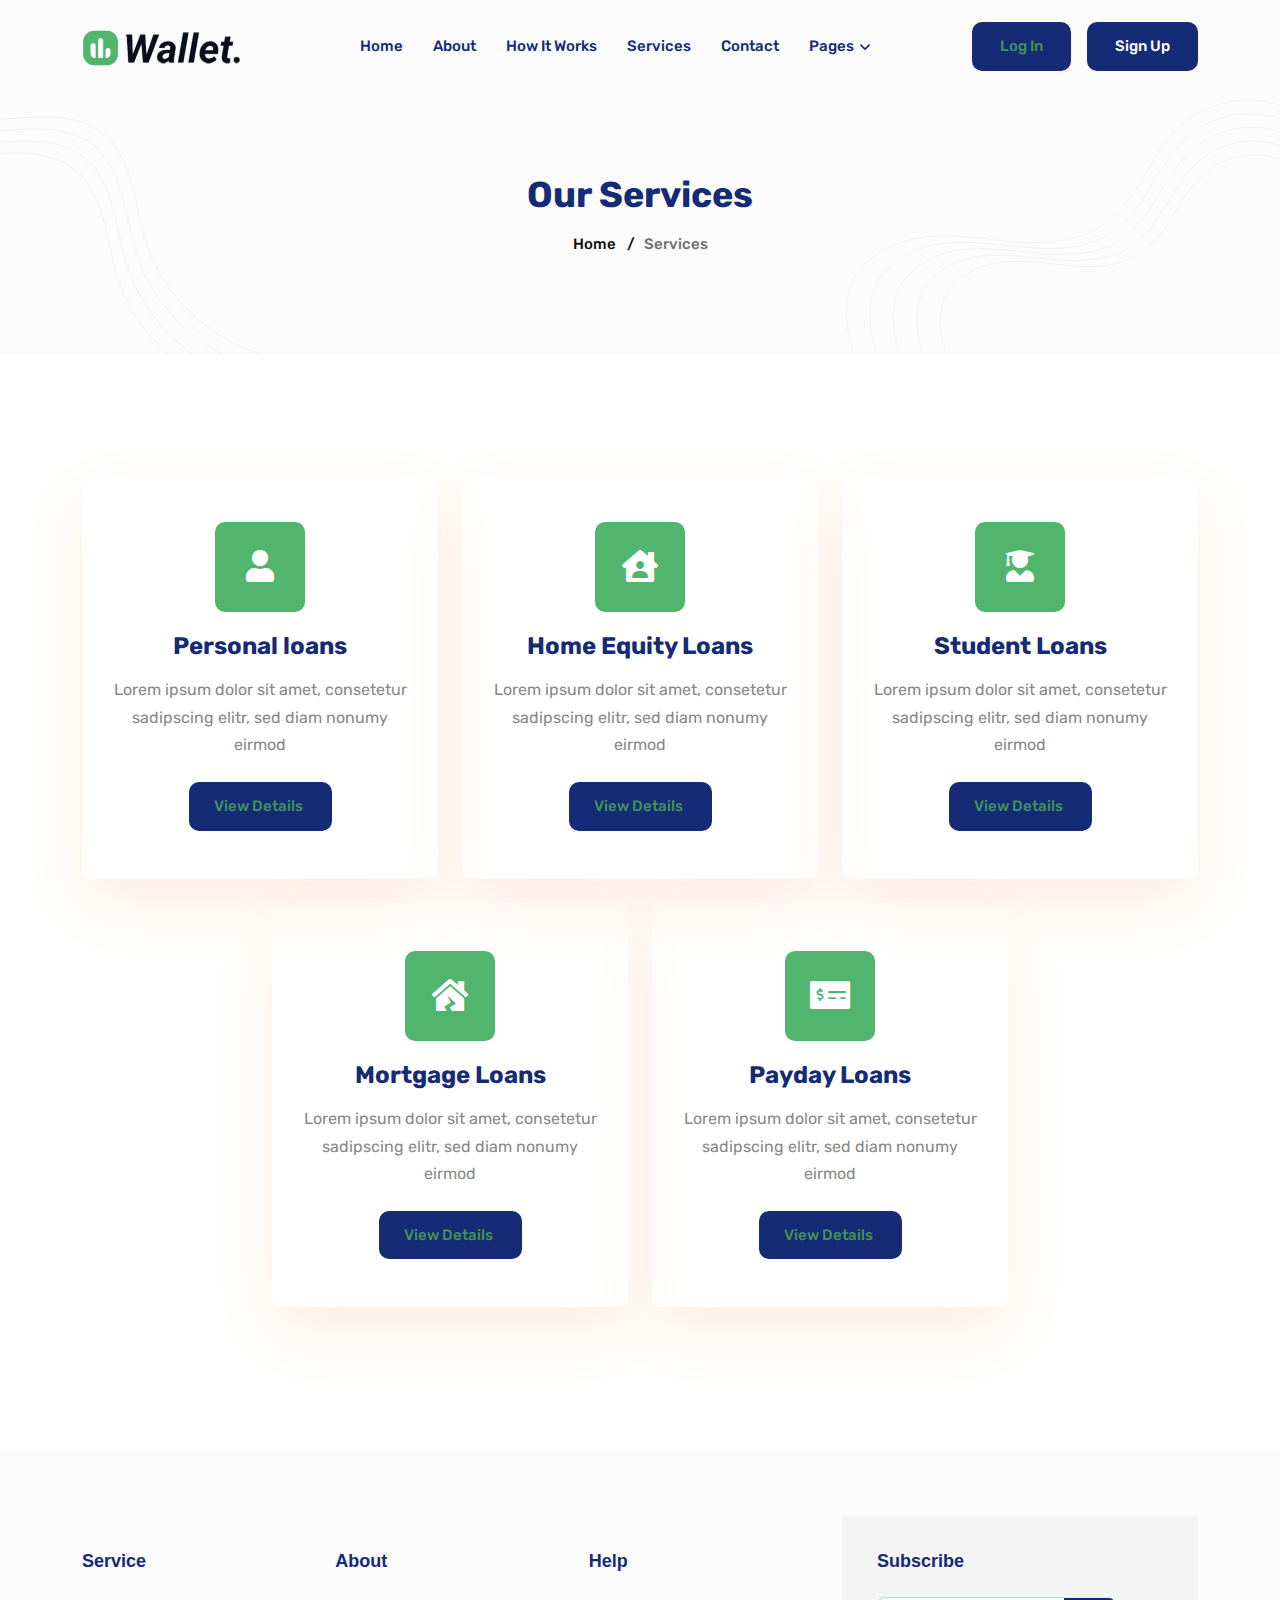
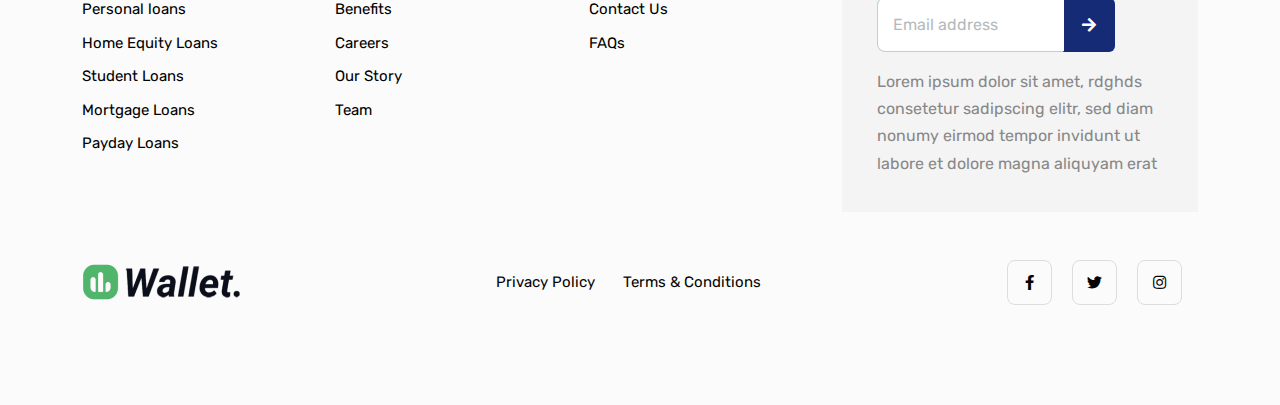
<file: services.html>
<!DOCTYPE html>

<!--
 // WEBSITE: https://themefisher.com
 // TWITTER: https://twitter.com/themefisher
 // FACEBOOK: https://www.facebook.com/themefisher
 // GITHUB: https://github.com/themefisher/
-->

<html lang="en-us">

<head>
	<meta charset="utf-8">
	<title>Wallet - Payday Loan Service Template</title>
	<meta name="viewport" content="width=device-width, initial-scale=1, maximum-scale=5">
	<meta name="description" content="This is meta description">
	<meta name="author" content="Themefisher">
	<link rel="shortcut icon" href="images/favicon.png" type="image/x-icon">
	<link rel="icon" href="images/favicon.png" type="image/x-icon">

	<!-- # Google Fonts -->
	<link rel="preconnect" href="https://fonts.googleapis.com">
	<link rel="preconnect" href="https://fonts.gstatic.com" crossorigin>
	<link href="https://fonts.googleapis.com/css2?family=Rubik:wght@400;500;700&display=swap" rel="stylesheet">

	<!-- # CSS Plugins -->
	<link rel="stylesheet" href="plugins/slick/slick.css">
	<link rel="stylesheet" href="plugins/font-awesome/fontawesome.min.css">
	<link rel="stylesheet" href="plugins/font-awesome/brands.css">
	<link rel="stylesheet" href="plugins/font-awesome/solid.css">

	<!-- # Main Style Sheet -->
	<link rel="stylesheet" href="css/style.css">
</head>

<body>

<!-- navigation -->
<header class="navigation bg-tertiary">
	<nav class="navbar navbar-expand-xl navbar-light text-center py-3">
		<div class="container">
			<a class="navbar-brand" href="index.html">
				<img loading="prelaod" decoding="async" class="img-fluid" width="160" src="images/logo.png" alt="Wallet">
			</a>
			<button class="navbar-toggler" type="button" data-bs-toggle="collapse" data-bs-target="#navbarSupportedContent" aria-controls="navbarSupportedContent" aria-expanded="false" aria-label="Toggle navigation"> <span class="navbar-toggler-icon"></span>
			</button>
			<div class="collapse navbar-collapse" id="navbarSupportedContent">
				<ul class="navbar-nav mx-auto mb-2 mb-lg-0">
					<li class="nav-item"> <a class="nav-link" href="index.html">Home</a>
					</li>
					<li class="nav-item "> <a class="nav-link" href="about.html">About</a>
					</li>
					<li class="nav-item "> <a class="nav-link" href="how-it-works.html">How It Works</a>
					</li>
					<li class="nav-item "> <a class="nav-link" href="services.html">Services</a>
					</li>
					<li class="nav-item "> <a class="nav-link" href="contact.html">Contact</a>
					</li>
					<li class="nav-item dropdown"> <a class="nav-link dropdown-toggle" href="#" id="navbarDropdown" role="button" data-bs-toggle="dropdown" aria-expanded="false">Pages</a>
						<ul class="dropdown-menu" aria-labelledby="navbarDropdown">
							<li><a class="dropdown-item " href="blog.html">Blog</a>
							</li>
							<li><a class="dropdown-item " href="blog-details.html">Blog Details</a>
							</li>
							<li><a class="dropdown-item " href="service-details.html">Service Details</a>
							</li>
							<li><a class="dropdown-item " href="faq.html">FAQ&#39;s</a>
							</li>
							<li><a class="dropdown-item " href="legal.html">Legal</a>
							</li>
							<li><a class="dropdown-item " href="terms.html">Terms &amp; Condition</a>
							</li>
							<li><a class="dropdown-item " href="privacy-policy.html">Privacy &amp; Policy</a>
							</li>
						</ul>
					</li>
				</ul>
				<!-- account btn --> <a href="#!" class="btn btn-outline-primary">Log In</a>
				<!-- account btn --> <a href="#!" class="btn btn-primary ms-2 ms-lg-3">Sign Up</a>
			</div>
		</div>
	</nav>
</header>
<!-- /navigation -->

<div class="modal applyLoanModal fade" id="applyLoan" tabindex="-1" aria-labelledby="applyLoanLabel" aria-hidden="true">
  <div class="modal-dialog modal-dialog-centered">
    <div class="modal-content">
      <div class="modal-header border-bottom-0">
        <h4 class="modal-title" id="exampleModalLabel">How much do you need?</h4>
        <button type="button" class="btn-close" data-bs-dismiss="modal" aria-label="Close"></button>
      </div>
      <div class="modal-body">
        <form action="#!" method="post">
          <div class="row">
            <div class="col-lg-6 mb-4 pb-2">
              <div class="form-group">
                <label for="loan_amount" class="form-label">Amount</label>
                <input type="number" class="form-control shadow-none" id="loan_amount" placeholder="ex: 25000">
              </div>
            </div>
            <div class="col-lg-6 mb-4 pb-2">
              <div class="form-group">
                <label for="loan_how_long_for" class="form-label">How long for?</label>
                <input type="number" class="form-control shadow-none" id="loan_how_long_for" placeholder="ex: 12">
              </div>
            </div>
            <div class="col-lg-12 mb-4 pb-2">
              <div class="form-group">
                <label for="loan_repayment" class="form-label">Repayment</label>
                <input type="number" class="form-control shadow-none" id="loan_repayment" disabled>
              </div>
            </div>
            <div class="col-lg-6 mb-4 pb-2">
              <div class="form-group">
                <label for="loan_full_name" class="form-label">Full Name</label>
                <input type="text" class="form-control shadow-none" id="loan_full_name">
              </div>
            </div>
            <div class="col-lg-6 mb-4 pb-2">
              <div class="form-group">
                <label for="loan_email_address" class="form-label">Email address</label>
                <input type="email" class="form-control shadow-none" id="loan_email_address">
              </div>
            </div>
            <div class="col-lg-12">
              <button type="submit" class="btn btn-primary w-100">Get Your Loan Now</button>
            </div>
          </div>
        </form>
      </div>
    </div>
  </div>
</div>

<section class="page-header bg-tertiary">
	<div class="container">
		<div class="row">
			<div class="col-8 mx-auto text-center">
				<h2 class="mb-3 text-capitalize">Our Services</h2>
				<ul class="list-inline breadcrumbs text-capitalize" style="font-weight:500">
					<li class="list-inline-item"><a href="index.html">Home</a>
					</li>
					<li class="list-inline-item">/ &nbsp; <a href="services.html">Services</a>
					</li>
				</ul>
			</div>
		</div>
	</div>
	<div class="has-shapes">
		<svg class="shape shape-left text-light" viewBox="0 0 192 752" fill="none" xmlns="http://www.w3.org/2000/svg">
			<path d="M-30.883 0C-41.3436 36.4248 -22.7145 75.8085 4.29154 102.398C31.2976 128.987 65.8677 146.199 97.6457 166.87C129.424 187.542 160.139 213.902 172.162 249.847C193.542 313.799 149.886 378.897 129.069 443.036C97.5623 540.079 122.109 653.229 191 728.495" stroke="currentColor" stroke-miterlimit="10" />
			<path d="M-55.5959 7.52271C-66.0565 43.9475 -47.4274 83.3312 -20.4214 109.92C6.58466 136.51 41.1549 153.722 72.9328 174.393C104.711 195.064 135.426 221.425 147.449 257.37C168.829 321.322 125.174 386.42 104.356 450.559C72.8494 547.601 97.3965 660.752 166.287 736.018" stroke="currentColor" stroke-miterlimit="10" />
			<path d="M-80.3302 15.0449C-90.7909 51.4697 -72.1617 90.8535 -45.1557 117.443C-18.1497 144.032 16.4205 161.244 48.1984 181.915C79.9763 202.587 110.691 228.947 122.715 264.892C144.095 328.844 100.439 393.942 79.622 458.081C48.115 555.123 72.6622 668.274 141.552 743.54" stroke="currentColor" stroke-miterlimit="10" />
			<path d="M-105.045 22.5676C-115.506 58.9924 -96.8766 98.3762 -69.8706 124.965C-42.8646 151.555 -8.29436 168.767 23.4835 189.438C55.2615 210.109 85.9766 236.469 98.0001 272.415C119.38 336.367 75.7243 401.464 54.9072 465.604C23.4002 562.646 47.9473 675.796 116.838 751.063" stroke="currentColor" stroke-miterlimit="10" />
		</svg>
		<svg class="shape shape-right text-light" viewBox="0 0 731 746" fill="none" xmlns="http://www.w3.org/2000/svg">
			<path d="M12.1794 745.14C1.80036 707.275 -5.75764 666.015 8.73984 629.537C27.748 581.745 80.4729 554.968 131.538 548.843C182.604 542.703 234.032 552.841 285.323 556.748C336.615 560.64 391.543 557.276 433.828 527.964C492.452 487.323 511.701 408.123 564.607 360.255C608.718 320.353 675.307 307.183 731.29 327.323" stroke="currentColor" stroke-miterlimit="10" />
			<path d="M51.0253 745.14C41.2045 709.326 34.0538 670.284 47.7668 635.783C65.7491 590.571 115.623 565.242 163.928 559.449C212.248 553.641 260.884 563.235 309.4 566.931C357.916 570.627 409.887 567.429 449.879 539.701C505.35 501.247 523.543 426.331 573.598 381.059C615.326 343.314 678.324 330.853 731.275 349.906" stroke="currentColor" stroke-miterlimit="10" />
			<path d="M89.8715 745.14C80.6239 711.363 73.8654 674.568 86.8091 642.028C103.766 599.396 150.788 575.515 196.347 570.054C241.906 564.578 287.767 573.629 333.523 577.099C379.278 580.584 428.277 577.567 465.976 551.423C518.279 515.172 535.431 444.525 582.62 401.832C621.964 366.229 681.356 354.493 731.291 372.46" stroke="currentColor" stroke-miterlimit="10" />
			<path d="M128.718 745.14C120.029 713.414 113.678 678.838 125.837 648.274C141.768 608.221 185.939 585.788 228.737 580.659C271.536 575.515 314.621 584.008 357.6 587.282C400.58 590.556 446.607 587.719 482.028 563.16C531.163 529.111 547.275 462.733 591.612 422.635C628.572 389.19 684.375 378.162 731.276 395.043" stroke="currentColor" stroke-miterlimit="10" />
			<path d="M167.564 745.14C159.432 715.451 153.504 683.107 164.863 654.519C179.753 617.046 221.088 596.062 261.126 591.265C301.164 586.452 341.473 594.402 381.677 597.465C421.88 600.527 464.95 597.872 498.094 574.896C544.061 543.035 559.146 480.942 600.617 443.423C635.194 412.135 687.406 401.817 731.276 417.612" stroke="currentColor" stroke-miterlimit="10" />
			<path d="M817.266 289.466C813.108 259.989 787.151 237.697 759.261 227.271C731.372 216.846 701.077 215.553 671.666 210.904C642.254 206.24 611.795 197.156 591.664 175.224C555.853 136.189 566.345 75.5336 560.763 22.8649C552.302 -56.8256 498.487 -130.133 425 -162.081" stroke="currentColor" stroke-miterlimit="10" />
			<path d="M832.584 276.159C828.427 246.683 802.469 224.391 774.58 213.965C746.69 203.539 716.395 202.246 686.984 197.598C657.573 192.934 627.114 183.85 606.982 161.918C571.172 122.883 581.663 62.2275 576.082 9.55873C567.62 -70.1318 513.806 -143.439 440.318 -175.387" stroke="currentColor" stroke-miterlimit="10" />
			<path d="M847.904 262.853C843.747 233.376 817.789 211.084 789.9 200.659C762.011 190.233 731.716 188.94 702.304 184.292C672.893 179.627 642.434 170.544 622.303 148.612C586.492 109.577 596.983 48.9211 591.402 -3.74766C582.94 -83.4382 529.126 -156.746 455.638 -188.694" stroke="currentColor" stroke-miterlimit="10" />
			<path d="M863.24 249.547C859.083 220.07 833.125 197.778 805.236 187.353C777.347 176.927 747.051 175.634 717.64 170.986C688.229 166.321 657.77 157.237 637.639 135.306C601.828 96.2707 612.319 35.6149 606.738 -17.0538C598.276 -96.7443 544.462 -170.052 470.974 -202" stroke="currentColor" stroke-miterlimit="10" />
		</svg>
	</div>
</section>

<section class="section">
	<div class="container">
		<div class="row justify-content-center">
			<div class="icon-box-item text-center col-lg-4 col-md-6 mb-4">
				<div class="rounded shadow py-5 px-4">
					<div class="icon"> <i class="fas fa-user"></i>
					</div>
					<h3 class="mb-3">Personal loans</h3>
					<p class="mb-4">Lorem ipsum dolor sit amet, consetetur sadipscing elitr, sed diam nonumy eirmod</p> <a class="btn btn-sm btn-outline-primary" href="service-details.html">View Details <i class="las la-arrow-right ms-1"></i></a>
				</div>
			</div>
			<div class="icon-box-item text-center col-lg-4 col-md-6 mb-4">
				<div class="rounded shadow py-5 px-4">
					<div class="icon"> <i class="fas fa-house-user"></i>
					</div>
					<h3 class="mb-3">Home Equity Loans</h3>
					<p class="mb-4">Lorem ipsum dolor sit amet, consetetur sadipscing elitr, sed diam nonumy eirmod</p> <a class="btn btn-sm btn-outline-primary" href="service-details.html">View Details <i class="las la-arrow-right ms-1"></i></a>
				</div>
			</div>
			<div class="icon-box-item text-center col-lg-4 col-md-6 mb-4">
				<div class="rounded shadow py-5 px-4">
					<div class="icon"> <i class="fas fa-user-graduate"></i>
					</div>
					<h3 class="mb-3">Student Loans</h3>
					<p class="mb-4">Lorem ipsum dolor sit amet, consetetur sadipscing elitr, sed diam nonumy eirmod</p> <a class="btn btn-sm btn-outline-primary" href="service-details.html">View Details <i class="las la-arrow-right ms-1"></i></a>
				</div>
			</div>
			<div class="icon-box-item text-center col-lg-4 col-md-6 mb-4">
				<div class="rounded shadow py-5 px-4">
					<div class="icon"> <i class="fas fa-house-damage"></i>
					</div>
					<h3 class="mb-3">Mortgage Loans</h3>
					<p class="mb-4">Lorem ipsum dolor sit amet, consetetur sadipscing elitr, sed diam nonumy eirmod</p> <a class="btn btn-sm btn-outline-primary" href="service-details.html">View Details <i class="las la-arrow-right ms-1"></i></a>
				</div>
			</div>
			<div class="icon-box-item text-center col-lg-4 col-md-6 mb-4">
				<div class="rounded shadow py-5 px-4">
					<div class="icon"> <i class="fas fa-money-check-alt"></i>
					</div>
					<h3 class="mb-3">Payday Loans</h3>
					<p class="mb-4">Lorem ipsum dolor sit amet, consetetur sadipscing elitr, sed diam nonumy eirmod</p> <a class="btn btn-sm btn-outline-primary" href="service-details.html">View Details <i class="las la-arrow-right ms-1"></i></a>
				</div>
			</div>
		</div>
	</div>
</section>

<footer class="section-sm bg-tertiary">
	<div class="container">
		<div class="row justify-content-between">
			<div class="col-lg-2 col-md-4 col-6 mb-4">
				<div class="footer-widget">
					<h5 class="mb-4 text-primary font-secondary">Service</h5>
					<ul class="list-unstyled">
						<li class="mb-2"><a href="service-details.html">Personal loans</a>
						</li>
						<li class="mb-2"><a href="service-details.html">Home Equity Loans</a>
						</li>
						<li class="mb-2"><a href="service-details.html">Student Loans</a>
						</li>
						<li class="mb-2"><a href="service-details.html">Mortgage Loans</a>
						</li>
						<li class="mb-2"><a href="service-details.html">Payday Loans</a>
						</li>
					</ul>
				</div>
			</div>
			<div class="col-lg-2 col-md-4 col-6 mb-4">
				<div class="footer-widget">
					<h5 class="mb-4 text-primary font-secondary">About</h5>
					<ul class="list-unstyled">
						<li class="mb-2"><a href="#!">Benefits</a>
						</li>
						<li class="mb-2"><a href="#!">Careers</a>
						</li>
						<li class="mb-2"><a href="#!">Our Story</a>
						</li>
						<li class="mb-2"><a href="#!">Team</a>
						</li>
					</ul>
				</div>
			</div>
			<div class="col-lg-2 col-md-4 col-6 mb-4">
				<div class="footer-widget">
					<h5 class="mb-4 text-primary font-secondary">Help</h5>
					<ul class="list-unstyled">
						<li class="mb-2"><a href="contact.html">Contact Us</a>
						</li>
						<li class="mb-2"><a href="faq.html">FAQs</a>
						</li>
					</ul>
				</div>
			</div>
			<div class="col-lg-4 col-md-12 newsletter-form">
				<div style="background-color: #F4F4F4; padding: 35px;">
					<h5 class="mb-4 text-primary font-secondary">Subscribe</h5>
					<div class="pe-0 pe-xl-5">
						<form action="#!" method="post" name="mc-embedded-subscribe-form" target="_blank">
							<div class="input-group mb-3">
								<input type="text" class="form-control shadow-none bg-white border-end-0" placeholder="Email address"> <span class="input-group-text border-0 p-0">
                    <button class="input-group-text border-0 bg-primary" type="submit" name="subscribe"
                      aria-label="Subscribe for Newsletter"><i class="fas fa-arrow-right"></i></button>
                  </span>
							</div>
							<div style="position: absolute; left: -5000px;" aria-hidden="true">
								<input type="text" name="b_463ee871f45d2d93748e77cad_a0a2c6d074" tabindex="-1">
							</div>
						</form>
					</div>
					<p class="mb-0">Lorem ipsum dolor sit amet, rdghds consetetur sadipscing elitr, sed diam nonumy eirmod tempor invidunt ut labore et dolore magna aliquyam erat</p>
				</div>
			</div>
		</div>
		<div class="row align-items-center mt-5 text-center text-md-start">
			<div class="col-lg-4">
        <a href="index.html">
          <img loading="prelaod" decoding="async" class="img-fluid" width="160" src="images/logo.png" alt="Wallet">
        </a>
			</div>
			<div class="col-lg-4 col-md-6 mt-4 mt-lg-0">
				<ul class="list-unstyled list-inline mb-0 text-lg-center">
					<li class="list-inline-item me-4"><a class="text-black" href="privacy-policy.html">Privacy Policy</a>
					</li>
					<li class="list-inline-item me-4"><a class="text-black" href="terms.html">Terms &amp; Conditions</a>
					</li>
				</ul>
			</div>
			<div class="col-lg-4 col-md-6 text-md-end mt-4 mt-md-0">
				<ul class="list-unstyled list-inline mb-0 social-icons">
					<li class="list-inline-item me-3"><a title="Explorer Facebook Profile" class="text-black" href="https://facebook.com/"><i class="fab fa-facebook-f"></i></a>
					</li>
					<li class="list-inline-item me-3"><a title="Explorer Twitter Profile" class="text-black" href="https://twitter.com/"><i class="fab fa-twitter"></i></a>
					</li>
					<li class="list-inline-item me-3"><a title="Explorer Instagram Profile" class="text-black" href="https://instagram.com/"><i class="fab fa-instagram"></i></a>
					</li>
				</ul>
			</div>
		</div>
	</div>
</footer>


<!-- # JS Plugins -->
<script src="plugins/jquery/jquery.min.js"></script>
<script src="plugins/bootstrap/bootstrap.min.js"></script>
<script src="plugins/slick/slick.min.js"></script>
<script src="plugins/scrollmenu/scrollmenu.min.js"></script>

<!-- Main Script -->
<script src="js/script.js"></script>

</body>
</html>
</file>
<file: plugins/font-awesome/brands.css>
@font-face {
  font-family: "Font Awesome 5 Brands";
  font-style: normal;
  font-weight: 400;
  font-display: block;
  src: url(https://cdnjs.cloudflare.com/ajax/libs/font-awesome/5.15.3/webfonts/fa-brands-400.eot);
  src: url(https://cdnjs.cloudflare.com/ajax/libs/font-awesome/5.15.3/webfonts/fa-brands-400.eot?#iefix) format("embedded-opentype"), url(https://cdnjs.cloudflare.com/ajax/libs/font-awesome/5.15.3/webfonts/fa-brands-400.woff2) format("woff2"), url(https://cdnjs.cloudflare.com/ajax/libs/font-awesome/5.15.3/webfonts/fa-brands-400.woff) format("woff"), url(https://cdnjs.cloudflare.com/ajax/libs/font-awesome/5.15.3/webfonts/fa-brands-400.ttf) format("truetype"), url(https://cdnjs.cloudflare.com/ajax/libs/font-awesome/5.15.3/webfonts/fa-brands-400.svg#fontawesome) format("svg")
}

.fab {
  font-family: "Font Awesome 5 Brands";
  font-weight: 400
}
</file>
<file: plugins/font-awesome/solid.css>
@font-face {
  font-family: "Font Awesome 5 Free";
  font-style: normal;
  font-weight: 900;
  font-display: block;
  src: url(https://cdnjs.cloudflare.com/ajax/libs/font-awesome/5.15.3/webfonts/fa-solid-900.eot);
  src: url(https://cdnjs.cloudflare.com/ajax/libs/font-awesome/5.15.3/webfonts/fa-solid-900.eot?#iefix) format("embedded-opentype"), url(https://cdnjs.cloudflare.com/ajax/libs/font-awesome/5.15.3/webfonts/fa-solid-900.woff2) format("woff2"), url(https://cdnjs.cloudflare.com/ajax/libs/font-awesome/5.15.3/webfonts/fa-solid-900.woff) format("woff"), url(https://cdnjs.cloudflare.com/ajax/libs/font-awesome/5.15.3/webfonts/fa-solid-900.ttf) format("truetype"), url(https://cdnjs.cloudflare.com/ajax/libs/font-awesome/5.15.3/webfonts/fa-solid-900.svg#fontawesome) format("svg")
}

.fa,
.fas {
  font-family: "Font Awesome 5 Free";
  font-weight: 900
}
</file>
